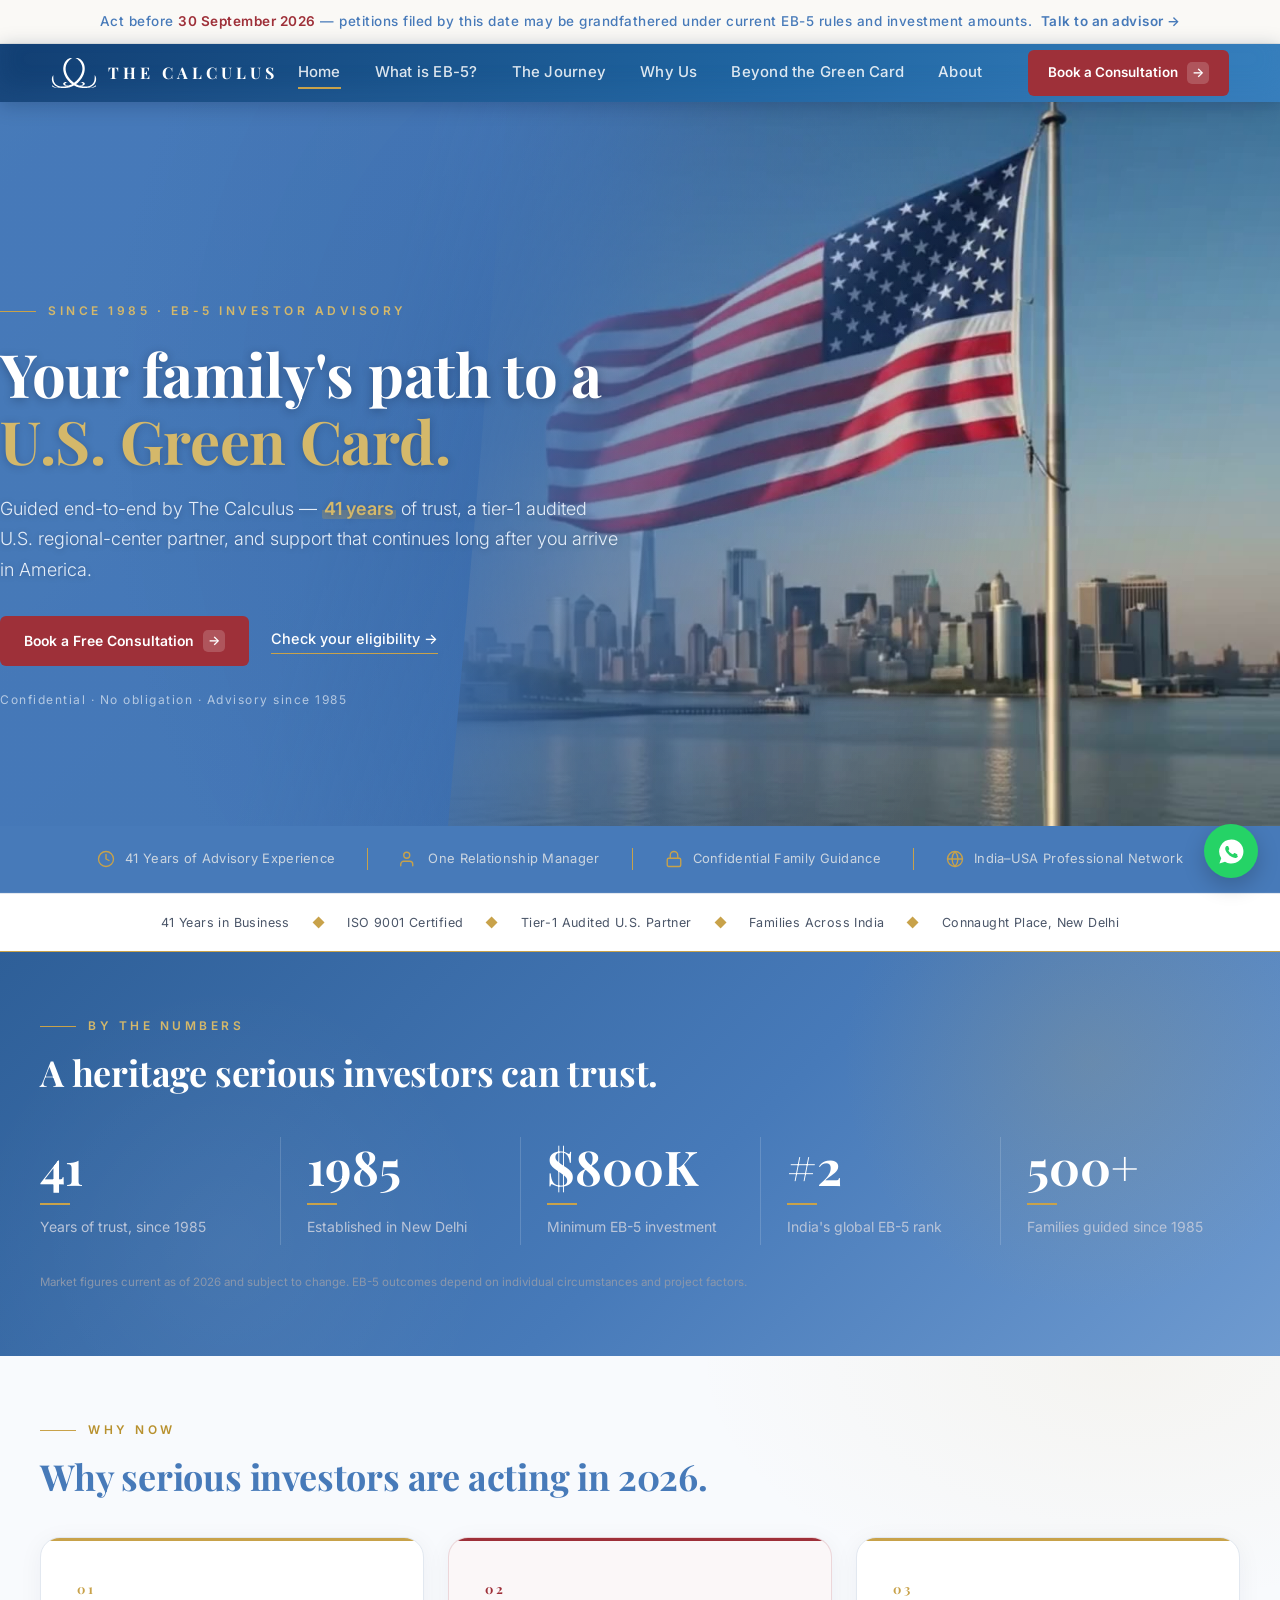
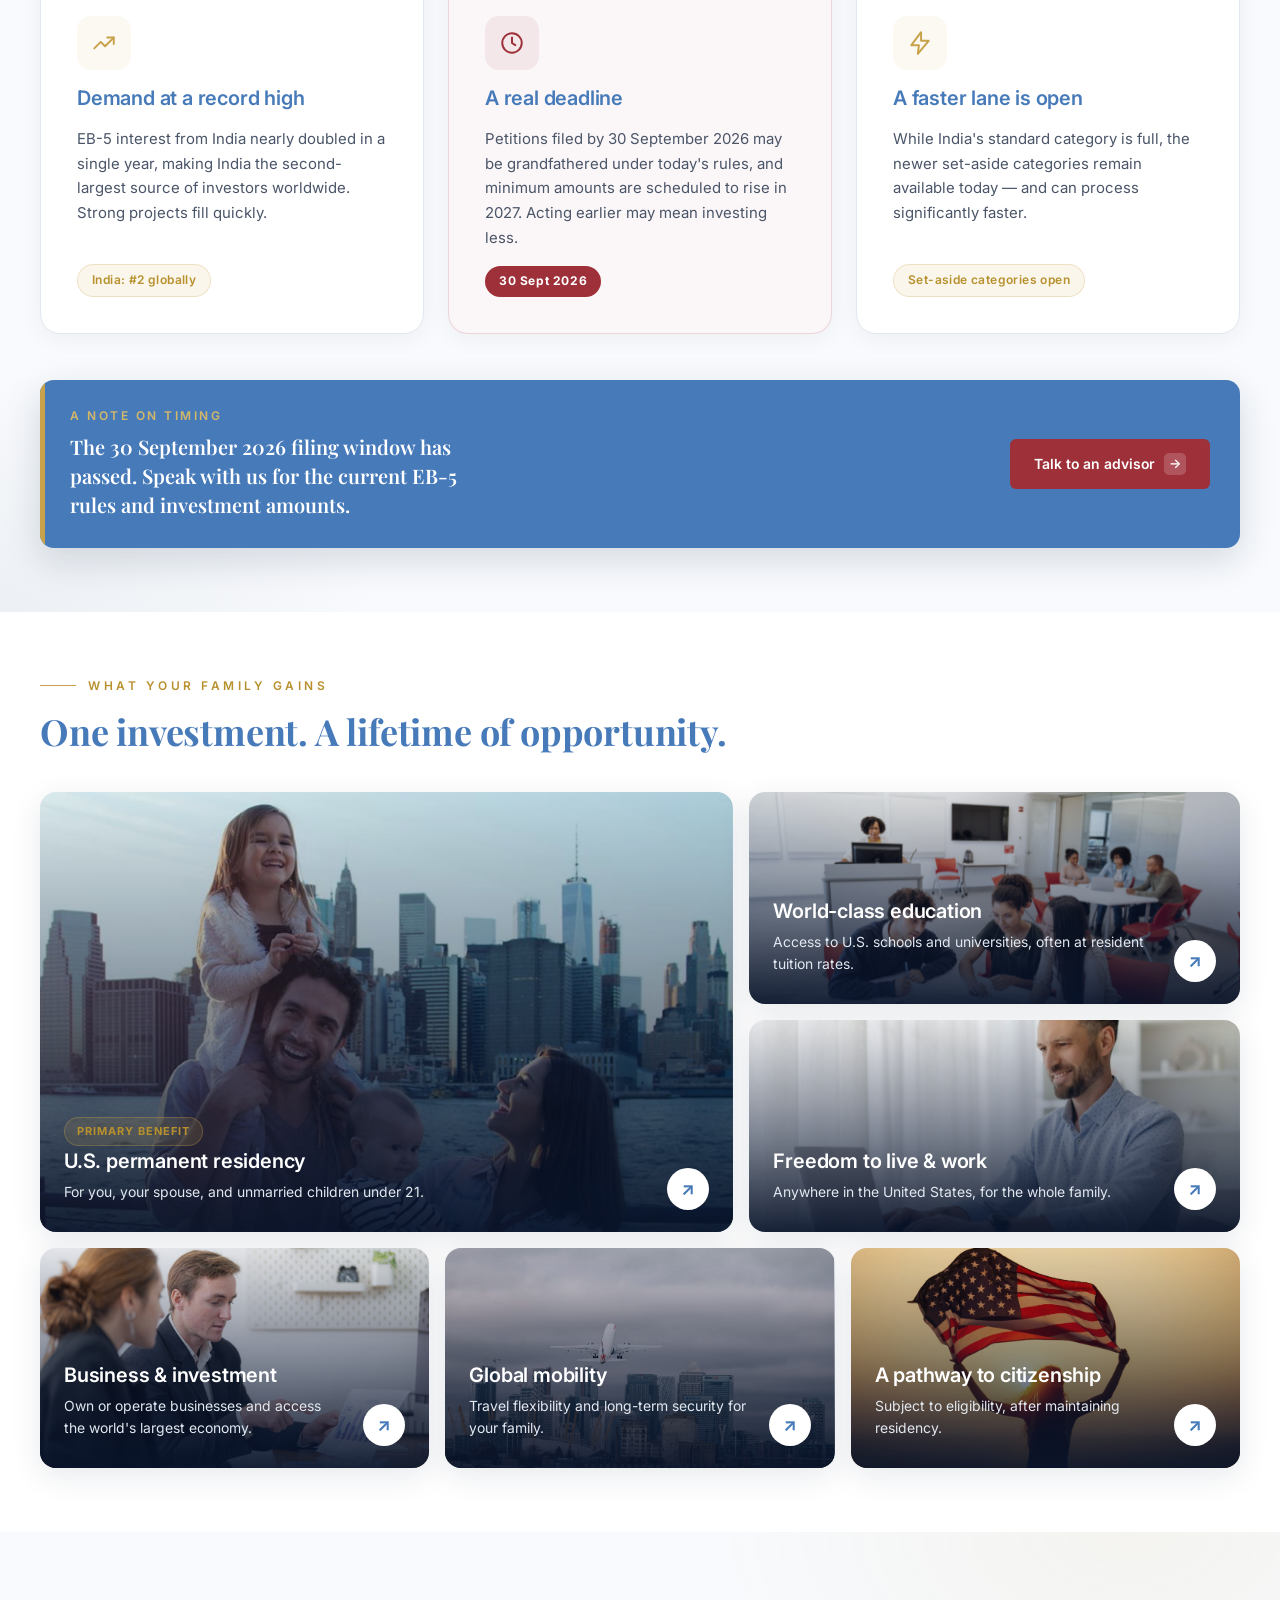
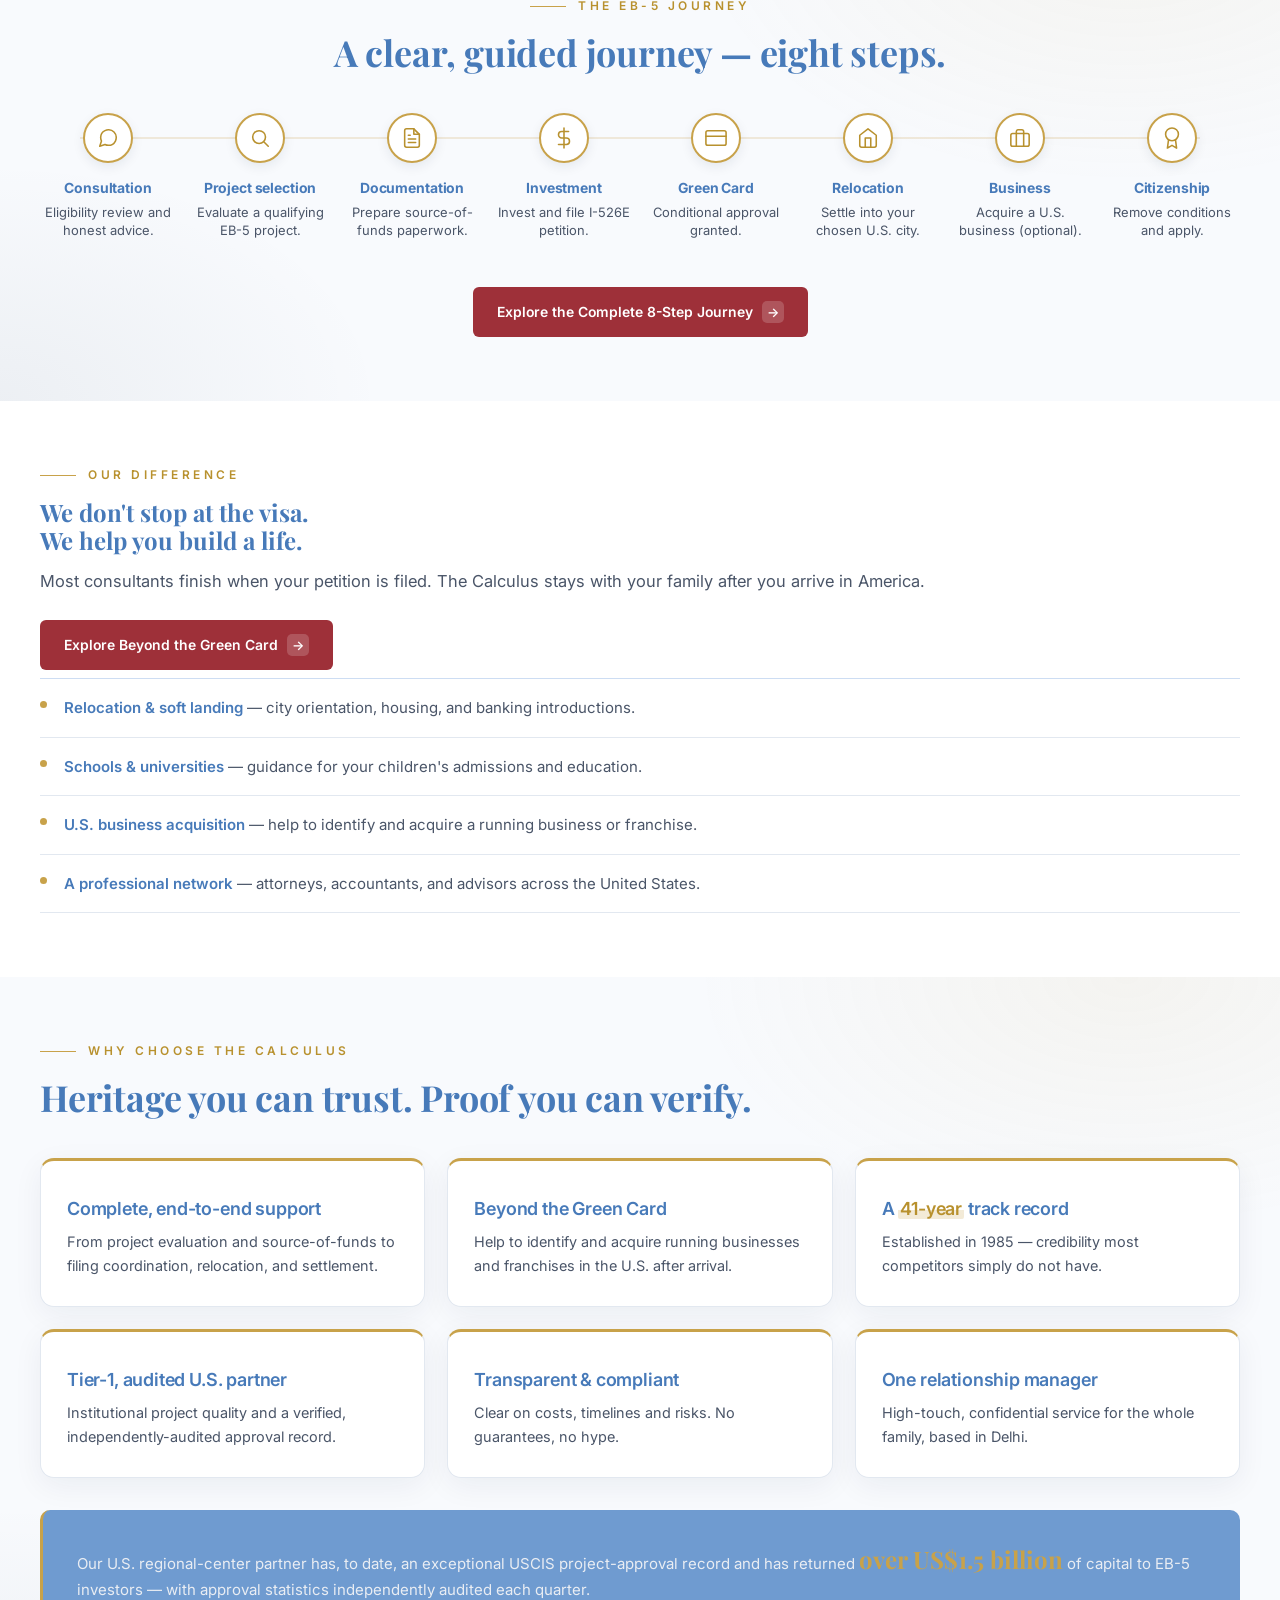
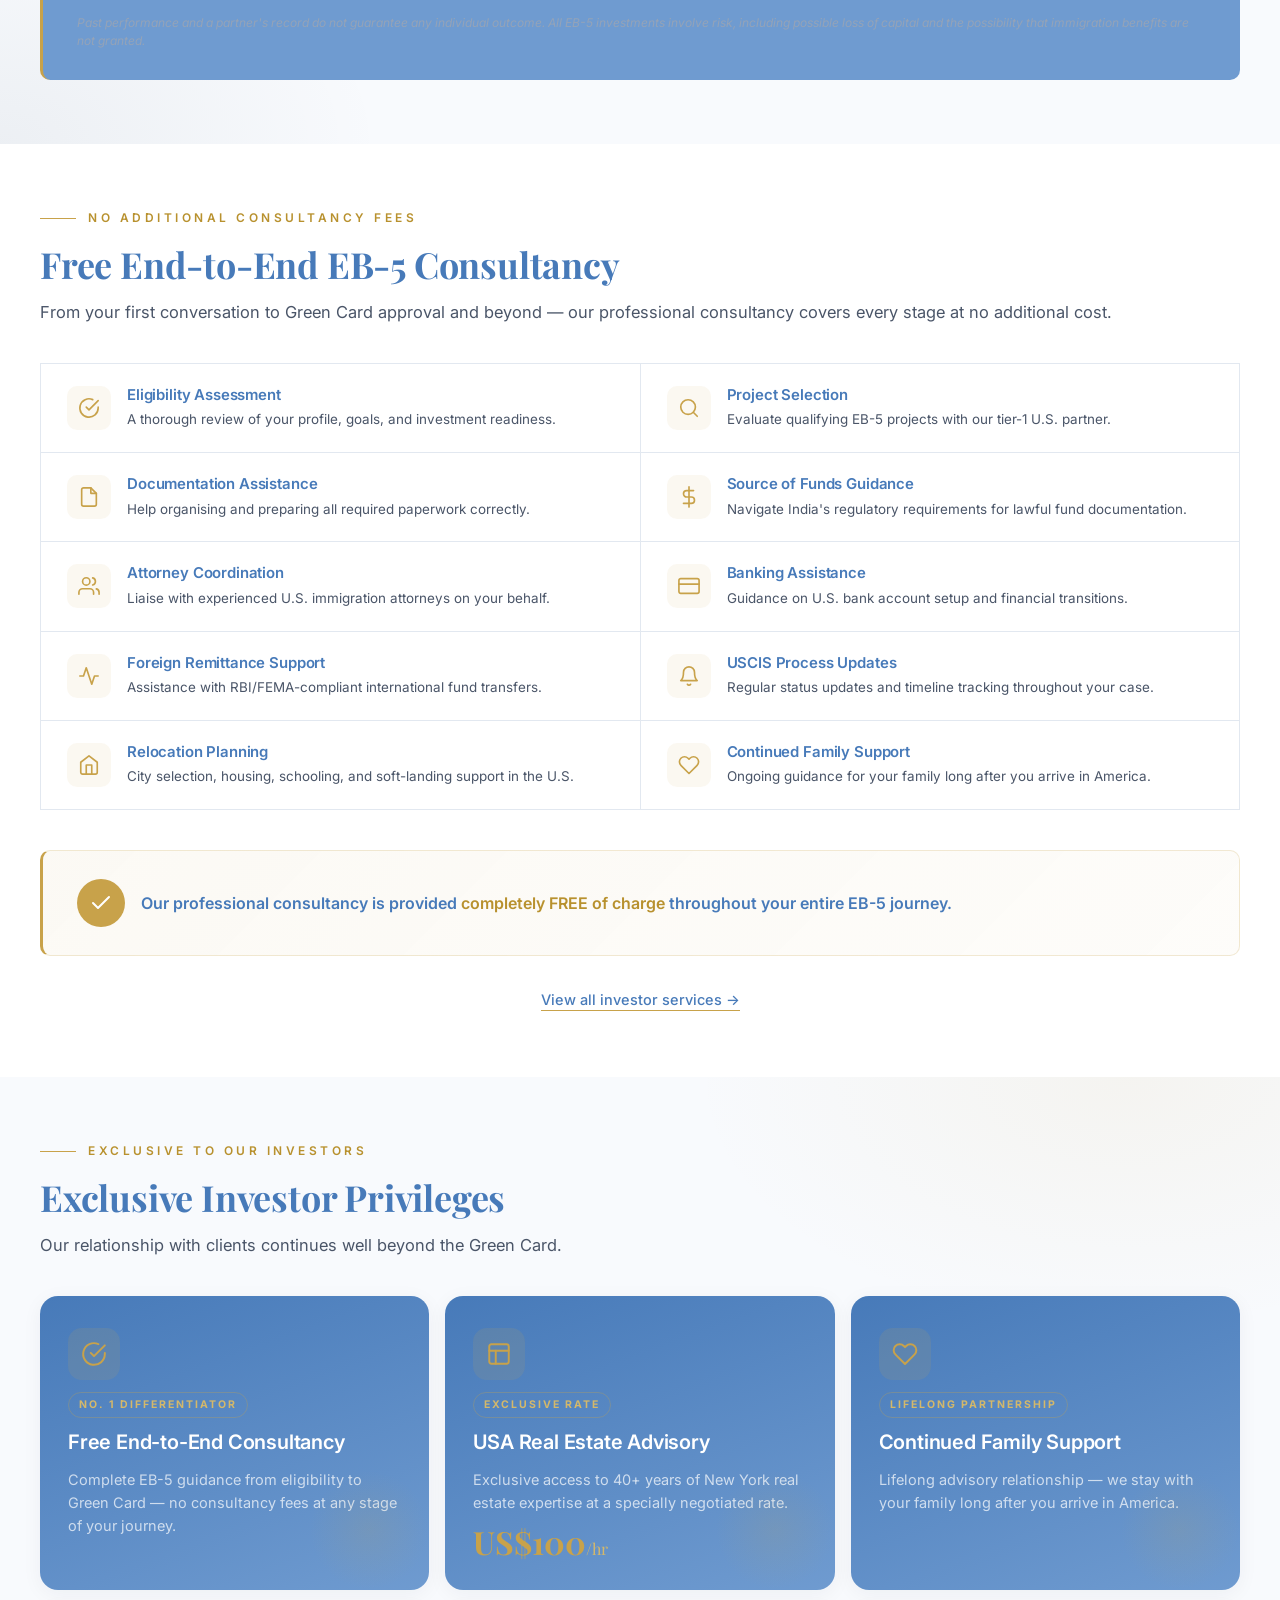
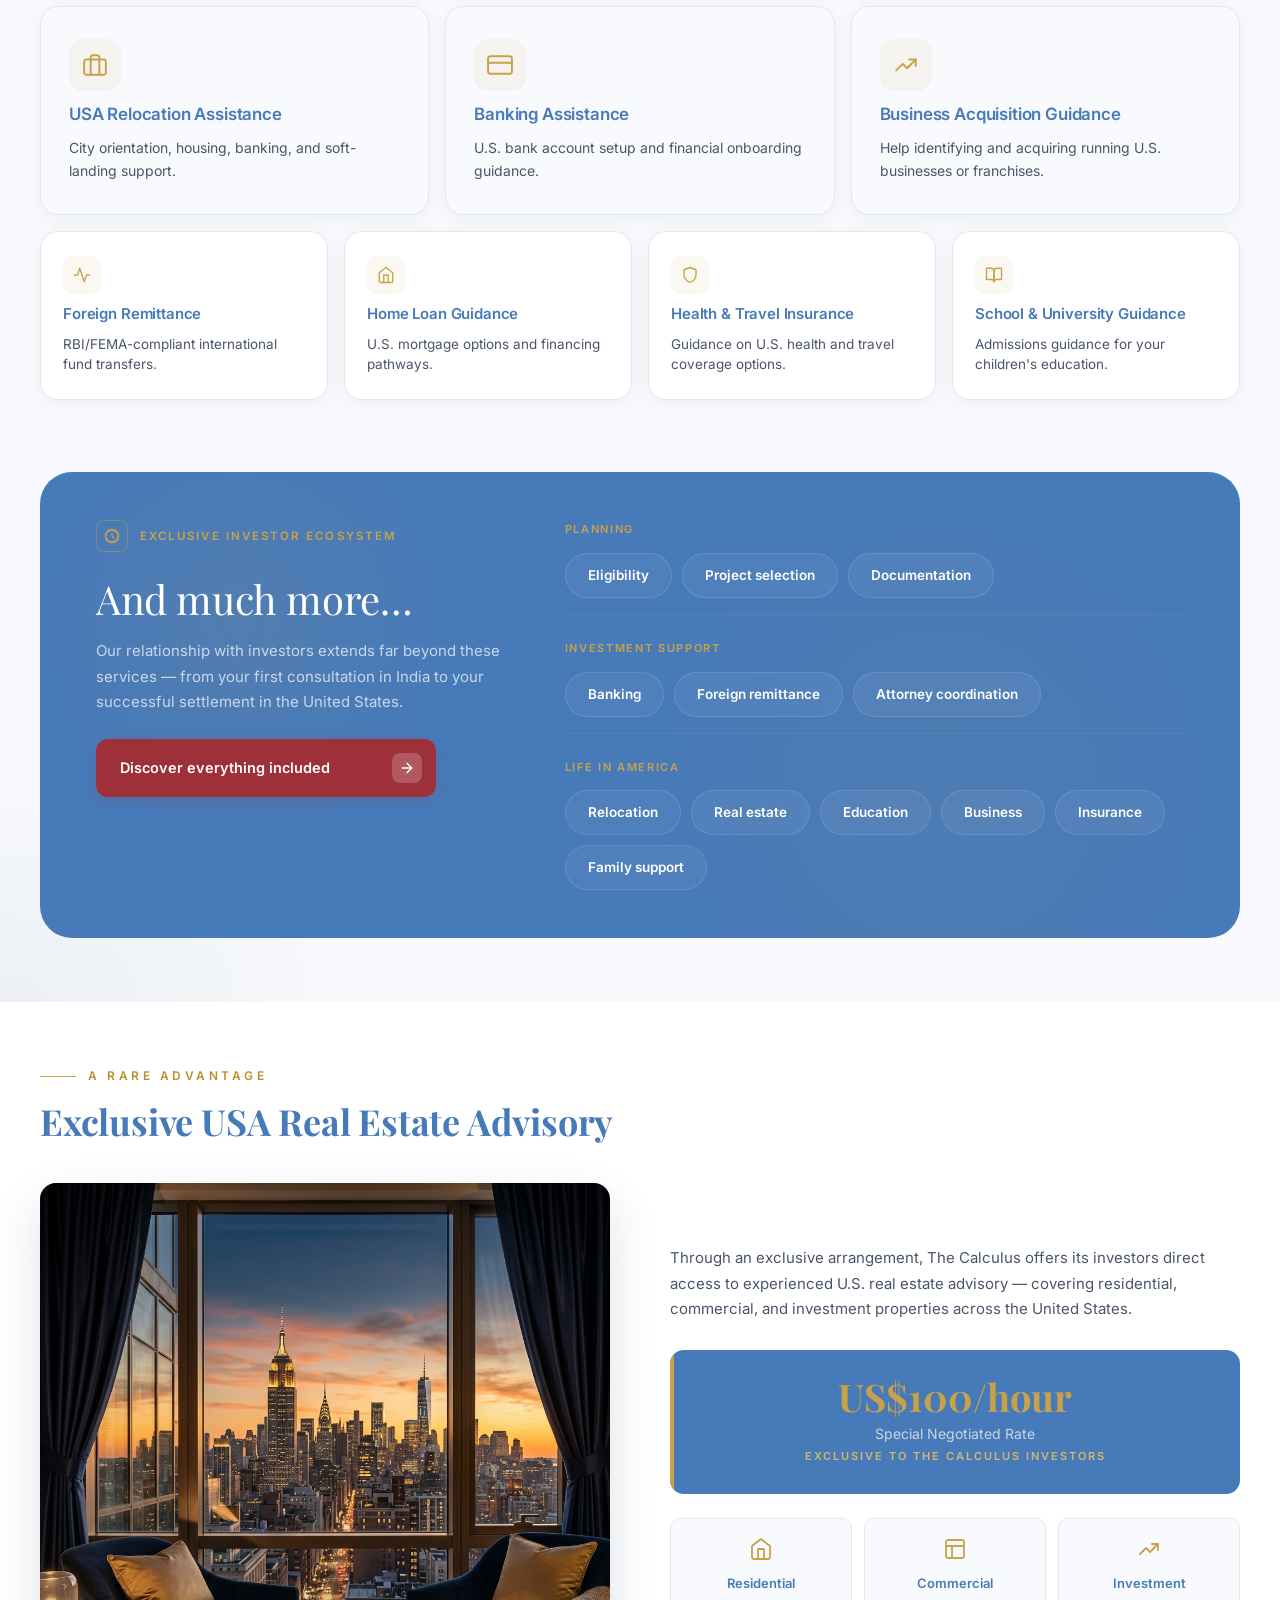
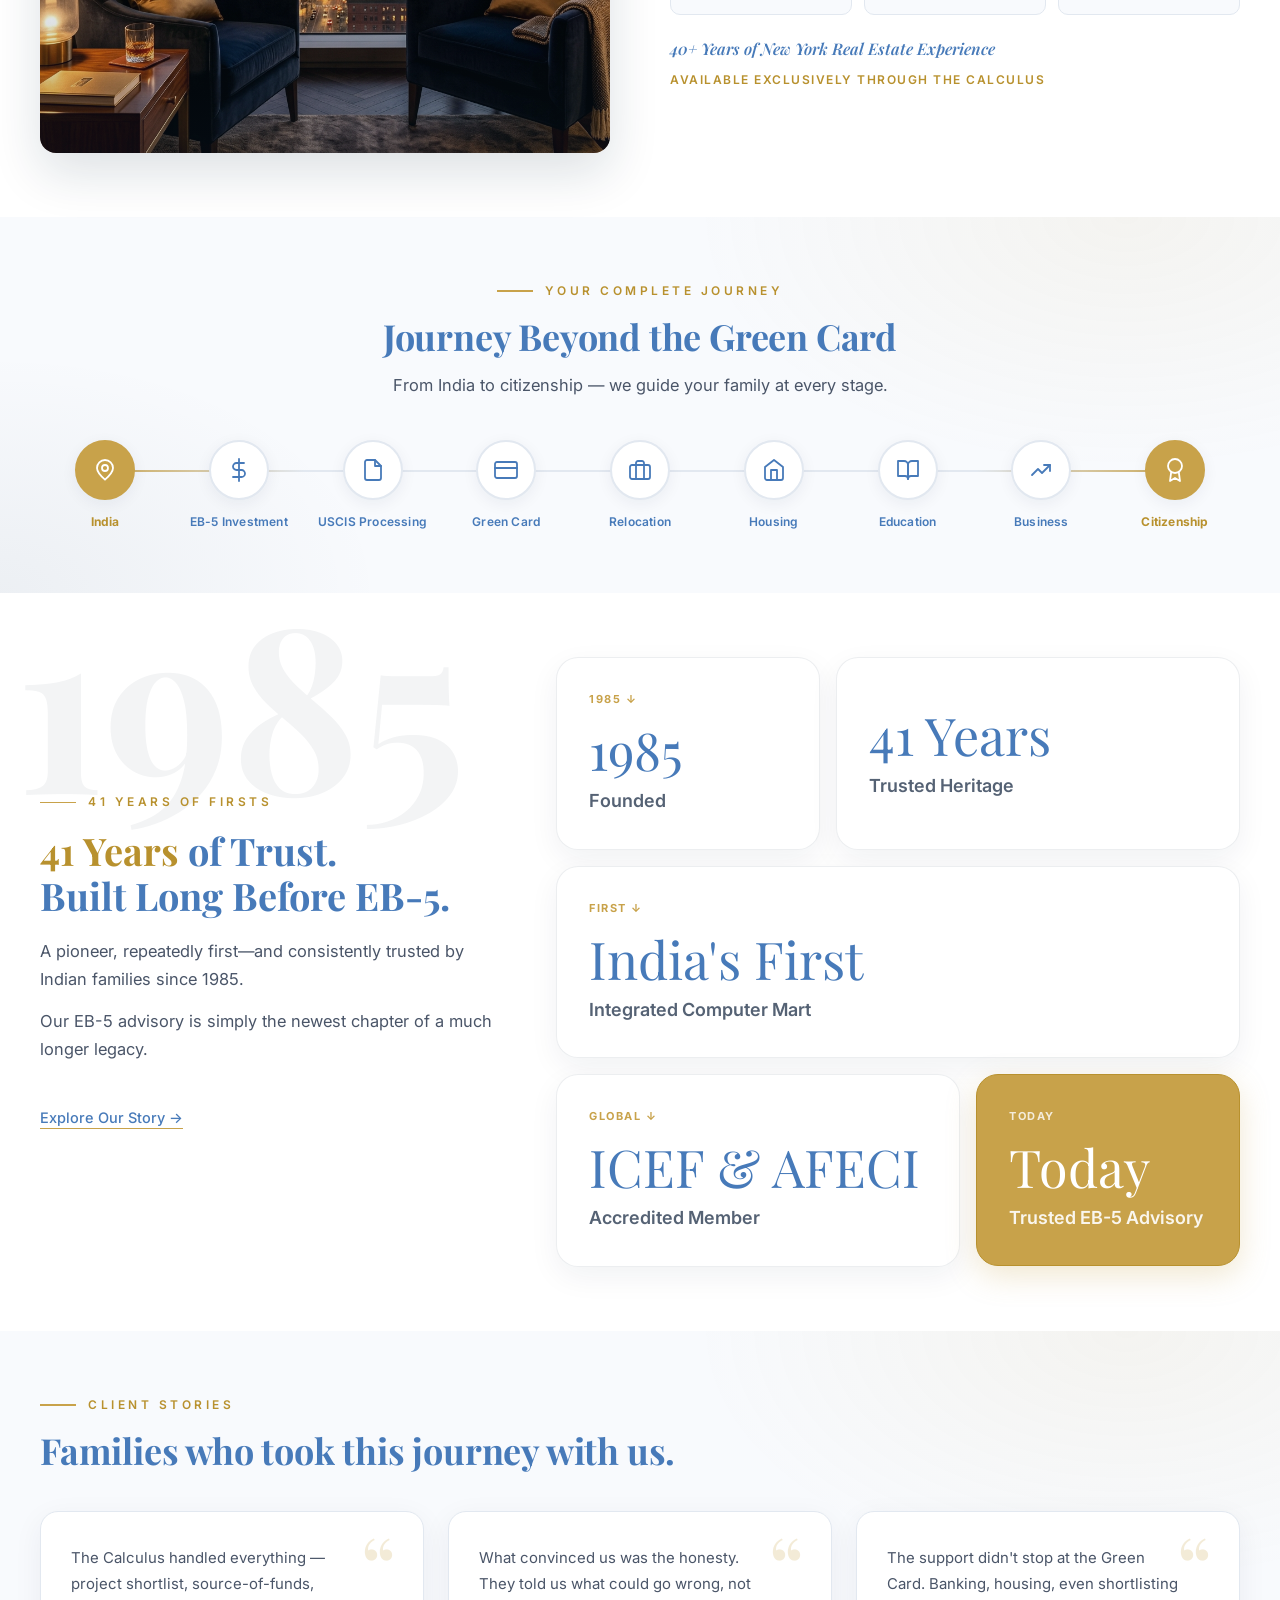
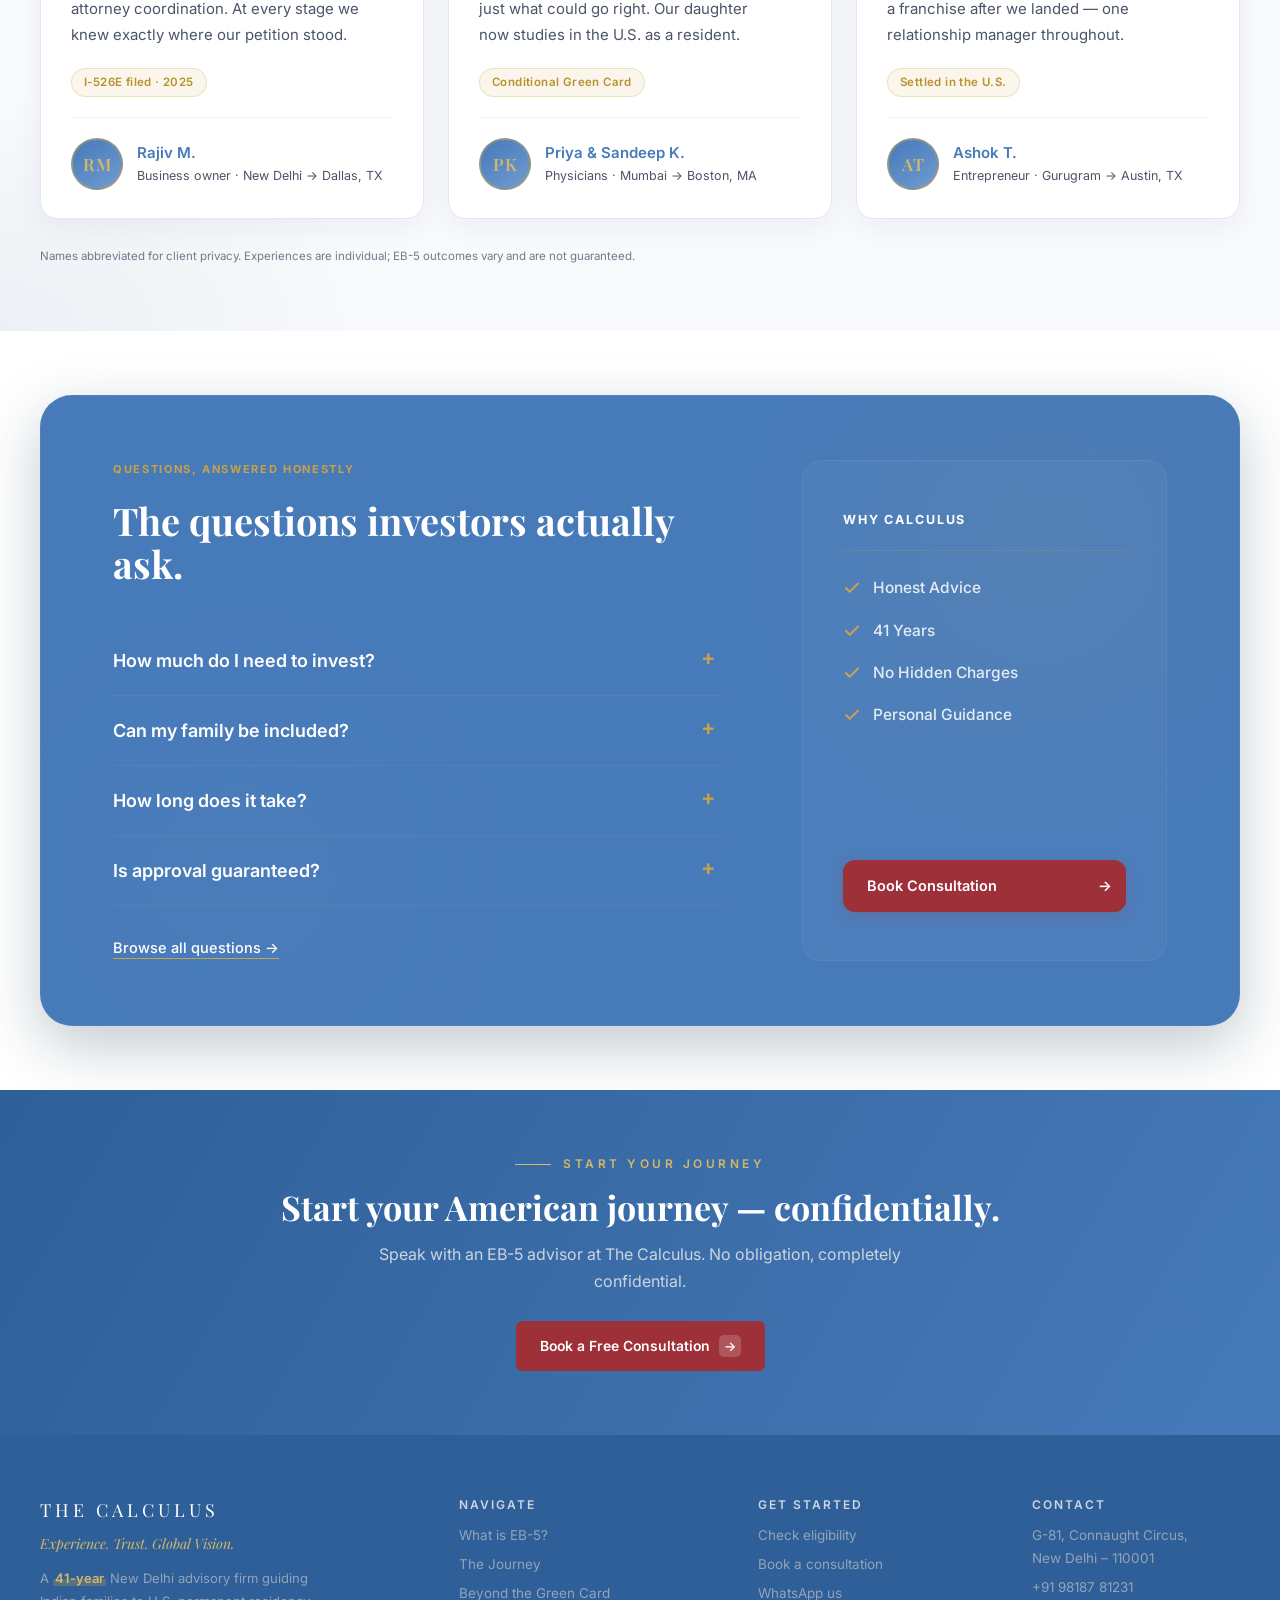
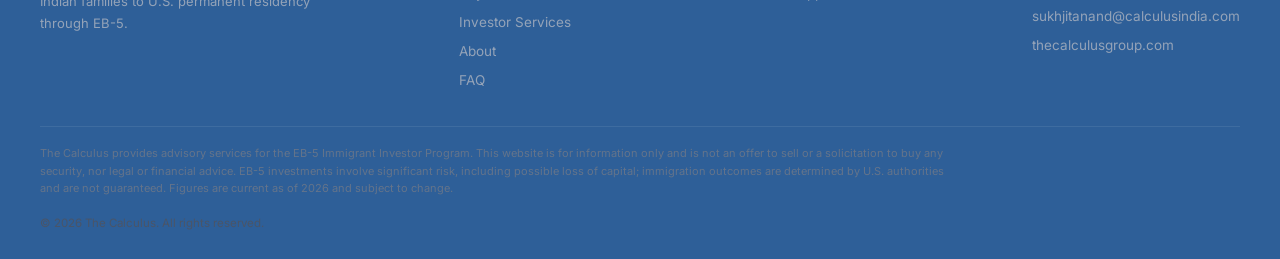
<file: index.html>
<!doctype html>
<html lang="en">
  <head>
    <meta charset="UTF-8" />
    <meta name="viewport" content="width=device-width, initial-scale=1.0" />
    <title>
      EB-5 Visa &amp; U.S. Green Card for Indian Investors | The Calculus (Since
      1985)
    </title>
    <meta
      name="description"
      content="Secure a U.S. Green Card through the EB-5 Investor Program. The Calculus guides Indian families end-to-end — project selection, source of funds, relocation, and U.S. business acquisition. Book a confidential consultation."
    />
    <link rel="canonical" href="https://thecalculusgroup.com/" />
    <link rel="icon" type="image/svg+xml" href="assets/logo-gold.svg" />
    <meta name="theme-color" content="#477AB9" />
    <meta property="og:type" content="website" />
    <meta property="og:site_name" content="The Calculus" />
    <meta
      property="og:title"
      content="EB-5 Visa &amp; U.S. Green Card for Indian Investors | The Calculus"
    />
    <meta
      property="og:description"
      content="Secure a U.S. Green Card through the EB-5 Investor Program. 41 years of trust, end-to-end guidance for Indian families — from project selection to life in America."
    />
    <meta property="og:url" content="https://thecalculusgroup.com/" />
    <meta
      property="og:image"
      content="https://thecalculusgroup.com/assets/hero1.jpg"
    />
    <meta name="twitter:card" content="summary_large_image" />
    <link
      rel="preload"
      as="image"
      href="assets/hero1.jpg"
      fetchpriority="high"
    />
    <link rel="preconnect" href="https://fonts.googleapis.com" />
    <link rel="preconnect" href="https://fonts.gstatic.com" crossorigin />
    <link
      href="https://fonts.googleapis.com/css2?family=Inter:wght@300;400;500;600;700&family=Playfair+Display:wght@400;500;600;700&display=swap"
      rel="stylesheet"
    />
    <link rel="stylesheet" href="styles.css" />
    <link rel="stylesheet" href="home.css" />
    <script type="application/ld+json">
      {
        "@context": "https://schema.org",
        "@type": "ProfessionalService",
        "name": "The Calculus",
        "alternateName": "The Calculus Group",
        "url": "https://thecalculusgroup.com/",
        "logo": "https://thecalculusgroup.com/assets/logo-gold.svg",
        "image": "https://thecalculusgroup.com/assets/hero1.jpg",
        "description": "EB-5 investor advisory firm in New Delhi guiding Indian families to U.S. permanent residency since 1985.",
        "foundingDate": "1985",
        "telephone": "+91 98187 81231",
        "email": "sukhjitanand@calculusindia.com",
        "address": {
          "@type": "PostalAddress",
          "streetAddress": "G-81, Second Floor, Middle Circle, Connaught Circus",
          "addressLocality": "New Delhi",
          "postalCode": "110001",
          "addressCountry": "IN"
        },
        "areaServed": { "@type": "Country", "name": "India" }
      }
    </script>
    <script>
      document.documentElement.classList.add("js");
      addEventListener("load", function () {
        setTimeout(function () {
          if (!window.__ok) {
            document.querySelectorAll(".reveal").forEach(function (e) {
              e.classList.add("in");
            });
          }
        }, 700);
      });
    </script>
  </head>
  <body>
    <div class="topbar solid" id="topbar">
      <div class="urgency">
        Act before <b>30 September 2026</b> — petitions filed by this date may
        be grandfathered under current EB-5 rules and investment amounts.
        <a href="contact.html">Talk to an advisor →</a>
      </div>

      <header id="hdr">
        <div class="wrap nav">
          <a class="brand" href="index.html"
            ><img
              class="logo"
              src="assets/logo-white.svg"
              alt="The Calculus"
            /><span class="nm">THE CALCULUS</span></a
          >
          <button class="burger" id="burger" aria-label="Menu">☰</button>
          <nav class="menu" id="menu">
            <a href="index.html">Home</a
            ><a href="what-is-eb5.html">What is EB-5?</a
            ><a href="journey.html">The Journey</a
            ><a href="why-us.html">Why Us</a
            ><a href="beyond.html">Beyond the Green Card</a
            ><a href="about.html">About</a>
            <a href="contact.html" class="btn btn-gold menu-only"
              >Book a Consultation <span class="arr">→</span></a
            >
          </nav>
          <div class="nav-right">
            <a href="contact.html" class="btn btn-gold"
              >Book a Consultation <span class="arr">→</span></a
            >
          </div>
        </div>
      </header>
    </div>

    <section class="hero">
      <!-- Motion hero: flag video (autoplays muted & loops). The poster shows instantly and is
       also the fallback for reduced-motion users / browsers that can't play the file.
       To swap in a different clip (e.g. statue + city + flag), replace assets/hero-flag.mp4
       and regenerate the poster — no markup change needed. -->
      <div class="hero-media-frame">
        <video
          class="hero-video"
          autoplay
          muted
          loop
          playsinline
          preload="auto"
          poster="assets/hero-flag-poster.jpg"
        >
          <source src="assets/hero-flag.mp4" type="video/mp4" />
        </video>
      </div>
      <!-- Image slideshow temporarily removed — video is the sole hero background.
       To restore the image fallback, uncomment this block:
  <div class="hero-slides" id="heroSlides">
    <div class="hero-slide active" style="background-image:url(assets/hero1.jpg)"></div>
    <div class="hero-slide" style="background-image:url(assets/hero-liberty.jpg)"></div>
    <div class="hero-slide" style="background-image:url(assets/hero3.jpg)"></div>
  </div>
  -->
      <div class="hero-scrim"></div>
      <div class="hero-scene" style="display: none">
        <svg
          width="100%"
          height="100%"
          viewBox="0 0 1300 820"
          preserveAspectRatio="xMidYMid slice"
          xmlns="http://www.w3.org/2000/svg"
        >
          <defs>
            <radialGradient id="sun" cx="0.7" cy="0.18" r="0.5">
              <stop offset="0" stop-color="#fff6e0" stop-opacity="0.85" />
              <stop offset="1" stop-color="#fff6e0" stop-opacity="0" />
            </radialGradient>
          </defs>
          <rect width="1300" height="820" fill="url(#sun)" />
          <g fill="#aebfd0">
            <rect x="40" y="500" width="40" height="120" />
            <rect x="88" y="540" width="34" height="80" />
            <rect x="130" y="470" width="46" height="150" />
            <rect x="184" y="540" width="34" height="80" />
          </g>
          <g fill="#9aafc6">
            <rect x="980" y="510" width="40" height="110" />
            <rect x="1026" y="470" width="36" height="150" />
            <rect x="1150" y="520" width="44" height="100" />
            <rect x="1200" y="480" width="40" height="140" />
          </g>
          <g fill="#6fa48f">
            <rect x="1062" y="554" width="116" height="56" />
            <rect x="1076" y="490" width="88" height="66" />
            <polygon points="1090,490 1150,490 1138,362 1102,362" />
            <circle cx="1120" cy="344" r="15" />
            <polygon points="1106,322 1134,322 1126,298 1114,298" />
            <polygon points="1092,330 1116,314 1100,298" />
            <polygon points="1148,330 1124,314 1140,298" />
            <rect
              x="1078"
              y="390"
              width="28"
              height="40"
              transform="rotate(-18 1092 405)"
            />
            <rect
              x="1146"
              y="240"
              width="8"
              height="120"
              transform="rotate(20 1150 300)"
            />
          </g>
          <ellipse cx="1186" cy="226" rx="9" ry="14" fill="#caa24b" />
          <rect y="600" width="1300" height="60" fill="#bcd2de" />
          <g stroke="#d3e3ea" stroke-width="2" opacity="0.6">
            <line x1="0" y1="620" x2="1300" y2="620" />
            <line x1="0" y1="640" x2="1300" y2="640" />
          </g>
        </svg>
      </div>
      <div class="wrap hero-inner">
        <div class="eyebrow reveal">Since 1985 · EB-5 investor advisory</div>
        <h1 class="reveal d1">
          Your family's path to a<br /><span class="hero-green-card"
            >U.S. Green Card.</span
          >
        </h1>
        <p class="sub reveal d2">
          Guided end-to-end by The Calculus —
          <span class="yrs">41 years</span> of trust, a tier-1 audited U.S.
          regional-center partner, and support that continues long after you
          arrive in America.
        </p>
        <div class="cta-row reveal d3">
          <a class="btn btn-gold" href="contact.html"
            >Book a Free Consultation <span class="arr">→</span></a
          ><a class="tlink" href="eligibility.html">Check your eligibility →</a>
        </div>
        <div class="micro reveal d4">
          Confidential · No obligation · Advisory since 1985
        </div>
      </div>
    </section>

    <div class="micro-trust">
      <div class="wrap">
        <div class="mt-item">
          <span class="mt-ic"
            ><svg
              viewBox="0 0 24 24"
              fill="none"
              stroke="currentColor"
              stroke-width="1.8"
              stroke-linecap="round"
              stroke-linejoin="round"
            >
              <circle cx="12" cy="12" r="10" />
              <polyline points="12 6 12 12 16 14" /></svg></span
          >41 Years of Advisory Experience
        </div>
        <div class="mt-item">
          <span class="mt-ic"
            ><svg
              viewBox="0 0 24 24"
              fill="none"
              stroke="currentColor"
              stroke-width="1.8"
              stroke-linecap="round"
              stroke-linejoin="round"
            >
              <path d="M17 21v-2a4 4 0 0 0-4-4H5a4 4 0 0 0-4 4v2" />
              <circle cx="9" cy="7" r="4" /></svg></span
          >One Relationship Manager
        </div>
        <div class="mt-item">
          <span class="mt-ic"
            ><svg
              viewBox="0 0 24 24"
              fill="none"
              stroke="currentColor"
              stroke-width="1.8"
              stroke-linecap="round"
              stroke-linejoin="round"
            >
              <rect x="3" y="11" width="18" height="11" rx="2" ry="2" />
              <path d="M7 11V7a5 5 0 0 1 10 0v4" /></svg></span
          >Confidential Family Guidance
        </div>
        <div class="mt-item">
          <span class="mt-ic"
            ><svg
              viewBox="0 0 24 24"
              fill="none"
              stroke="currentColor"
              stroke-width="1.8"
              stroke-linecap="round"
              stroke-linejoin="round"
            >
              <circle cx="12" cy="12" r="10" />
              <line x1="2" y1="12" x2="22" y2="12" />
              <path
                d="M12 2a15.3 15.3 0 0 1 4 10 15.3 15.3 0 0 1-4 10 15.3 15.3 0 0 1-4-10 15.3 15.3 0 0 1 4-10z"
              /></svg></span
          >India–USA Professional Network
        </div>
      </div>
    </div>

    <div class="trustbar">
      <div class="wrap">
        <span>41 Years in Business</span><span class="dot">◆</span
        ><span>ISO 9001 Certified</span><span class="dot">◆</span
        ><span>Tier-1 Audited U.S. Partner</span><span class="dot">◆</span
        ><span>Families Across India</span><span class="dot">◆</span
        ><span>Connaught Place, New Delhi</span>
      </div>
    </div>

    <section class="stats">
      <div class="wrap">
        <div class="eyebrow reveal">By the numbers</div>
        <div class="sec-head reveal d1">
          <h2>A heritage serious investors can trust.</h2>
        </div>
        <div class="row" data-stats>
          <div class="stat reveal">
            <div class="num" data-target="41">41</div>
            <div class="ul"></div>
            <div class="lab">Years of trust, since 1985</div>
          </div>
          <div class="stat reveal d1">
            <div class="num">1985</div>
            <div class="ul"></div>
            <div class="lab">Established in New Delhi</div>
          </div>
          <div class="stat reveal d2">
            <div class="num" data-target="800" data-prefix="$" data-suffix="K">
              $800K
            </div>
            <div class="ul"></div>
            <div class="lab">Minimum EB-5 investment</div>
          </div>
          <div class="stat reveal d3">
            <div class="num" data-target="2" data-prefix="#">#2</div>
            <div class="ul"></div>
            <div class="lab">India's global EB-5 rank</div>
          </div>
          <!-- ⚠ CONFIRM this figure with the firm before go-live (feedback #10) -->
          <div class="stat reveal d4">
            <div class="num" data-target="500" data-suffix="+">500+</div>
            <div class="ul"></div>
            <div class="lab">Families guided since 1985</div>
          </div>
        </div>
        <div class="note reveal">
          Market figures current as of 2026 and subject to change. EB-5 outcomes
          depend on individual circumstances and project factors.
        </div>
      </div>
    </section>

    <section class="ivory">
      <div class="wrap">
        <div class="eyebrow reveal">Why now</div>
        <div class="sec-head reveal d1">
          <h2>Why serious investors are acting in 2026.</h2>
        </div>
        <div class="why-now-grid">
          <div class="wn-card wn-hero reveal">
            <div class="wn-num">01</div>
            <div class="wn-ic">
              <svg
                viewBox="0 0 24 24"
                fill="none"
                stroke="currentColor"
                stroke-width="1.8"
                stroke-linecap="round"
                stroke-linejoin="round"
              >
                <polyline points="3 17 9 11 13 15 21 7" />
                <polyline points="15 7 21 7 21 13" />
              </svg>
            </div>
            <h3>Demand at a record high</h3>
            <p>
              EB-5 interest from India nearly doubled in a single year, making
              India the second-largest source of investors worldwide. Strong
              projects fill quickly.
            </p>
            <div class="wn-badge">India: #2 globally</div>
          </div>
          <div class="wn-card wn-urgency reveal d1">
            <div class="wn-num">02</div>
            <div class="wn-ic">
              <svg
                viewBox="0 0 24 24"
                fill="none"
                stroke="currentColor"
                stroke-width="1.8"
                stroke-linecap="round"
                stroke-linejoin="round"
              >
                <circle cx="12" cy="12" r="9" />
                <polyline points="12 7 12 12 15 14" />
              </svg>
            </div>
            <h3>A real deadline</h3>
            <p>
              Petitions filed by 30 September 2026 may be grandfathered under
              today's rules, and minimum amounts are scheduled to rise in 2027.
              Acting earlier may mean investing less.
            </p>
            <div class="wn-deadline">30 Sept 2026</div>
          </div>
          <div class="wn-card wn-lane reveal d2">
            <div class="wn-num">03</div>
            <div class="wn-ic">
              <svg
                viewBox="0 0 24 24"
                fill="none"
                stroke="currentColor"
                stroke-width="1.8"
                stroke-linecap="round"
                stroke-linejoin="round"
              >
                <polygon points="13 2 4 14 11 14 10 22 20 10 13 10 13 2" />
              </svg>
            </div>
            <h3>A faster lane is open</h3>
            <p>
              While India's standard category is full, the newer set-aside
              categories remain available today — and can process significantly
              faster.
            </p>
            <div class="wn-badge">Set-aside categories open</div>
          </div>
        </div>
        <div class="countdown reveal" data-deadline="2026-09-30T23:59:59">
          <div class="cd-text">
            <span class="cd-eye">The window is closing</span
            ><b
              >File before 30 September 2026 to lock in today&rsquo;s rules
              &amp; investment amounts.</b
            >
          </div>
          <div class="cd-clock">
            <div class="cd-u">
              <span class="cd-n" id="cdD">00</span
              ><span class="cd-l">Days</span>
            </div>
            <div class="cd-u">
              <span class="cd-n" id="cdH">00</span
              ><span class="cd-l">Hours</span>
            </div>
            <div class="cd-u">
              <span class="cd-n" id="cdM">00</span
              ><span class="cd-l">Minutes</span>
            </div>
            <div class="cd-u">
              <span class="cd-n" id="cdS">00</span
              ><span class="cd-l">Seconds</span>
            </div>
          </div>
        </div>
      </div>
    </section>

    <section>
      <div class="wrap">
        <div class="eyebrow reveal">What your family gains</div>
        <div class="sec-head reveal d1">
          <h2>One investment. A lifetime of opportunity.</h2>
        </div>
        <div class="gains-bento">
          <!-- Hero card: U.S. Permanent Residency -->
          <a class="gaincard gc-hero reveal" href="beyond.html">
            <div
              class="gc-img"
              style="background-image: url(assets/residency.jpg)"
            ></div>
            <div class="gc-body">
              <div class="gc-tag">Primary Benefit</div>
              <h4>U.S. permanent residency</h4>
              <p>For you, your spouse, and unmarried children under 21.</p>
            </div>
            <span class="gc-arr" aria-hidden="true">↗</span>
          </a>
          <!-- Secondary cards -->
          <a class="gaincard gc-secondary reveal d1" href="beyond.html">
            <div
              class="gc-img"
              style="background-image: url(assets/education.jpg)"
            ></div>
            <div class="gc-body">
              <h4>World-class education</h4>
              <p>
                Access to U.S. schools and universities, often at resident
                tuition rates.
              </p>
            </div>
            <span class="gc-arr" aria-hidden="true">↗</span>
          </a>
          <a class="gaincard gc-secondary reveal d2" href="beyond.html">
            <div
              class="gc-img"
              style="background-image: url(assets/work.jpg)"
            ></div>
            <div class="gc-body">
              <h4>Freedom to live &amp; work</h4>
              <p>Anywhere in the United States, for the whole family.</p>
            </div>
            <span class="gc-arr" aria-hidden="true">↗</span>
          </a>
          <!-- Supporting cards -->
          <a class="gaincard gc-support reveal" href="beyond.html">
            <div
              class="gc-img"
              style="background-image: url(assets/investment.jpg)"
            ></div>
            <div class="gc-body">
              <h4>Business &amp; investment</h4>
              <p>
                Own or operate businesses and access the world's largest
                economy.
              </p>
            </div>
            <span class="gc-arr" aria-hidden="true">↗</span>
          </a>
          <a class="gaincard gc-support reveal d1" href="beyond.html">
            <div
              class="gc-img"
              style="background-image: url(assets/mobility.jpg)"
            ></div>
            <div class="gc-body">
              <h4>Global mobility</h4>
              <p>Travel flexibility and long-term security for your family.</p>
            </div>
            <span class="gc-arr" aria-hidden="true">↗</span>
          </a>
          <a class="gaincard gc-support reveal d2" href="beyond.html">
            <div
              class="gc-img"
              style="background-image: url(assets/citizenship.jpg)"
            ></div>
            <div class="gc-body">
              <h4>A pathway to citizenship</h4>
              <p>Subject to eligibility, after maintaining residency.</p>
            </div>
            <span class="gc-arr" aria-hidden="true">↗</span>
          </a>
        </div>
      </div>
    </section>

    <section class="ivory">
      <div class="wrap">
        <div class="eyebrow reveal" style="justify-content: center">
          The EB-5 journey
        </div>
        <div
          class="sec-head reveal d1"
          style="text-align: center; max-width: none"
        >
          <h2>A clear, guided journey — eight steps.</h2>
        </div>

        <div class="journey-preview">
          <div class="jp-line"></div>
          <div class="jp-step reveal">
            <div class="jp-ic">
              <svg
                viewBox="0 0 24 24"
                fill="none"
                stroke="currentColor"
                stroke-width="1.7"
                stroke-linecap="round"
                stroke-linejoin="round"
              >
                <path
                  d="M21 11.5a8.38 8.38 0 0 1-.9 3.8 8.5 8.5 0 0 1-7.6 4.7 8.38 8.38 0 0 1-3.8-.9L3 21l1.9-5.7a8.38 8.38 0 0 1-.9-3.8 8.5 8.5 0 0 1 4.7-7.6 8.38 8.38 0 0 1 3.8-.9h.5a8.48 8.48 0 0 1 8 8v.5z"
                />
              </svg>
            </div>
            <h4>Consultation</h4>
            <p>Eligibility review and honest advice.</p>
          </div>
          <div class="jp-step reveal d1">
            <div class="jp-ic">
              <svg
                viewBox="0 0 24 24"
                fill="none"
                stroke="currentColor"
                stroke-width="1.7"
                stroke-linecap="round"
                stroke-linejoin="round"
              >
                <circle cx="11" cy="11" r="7" />
                <line x1="21" y1="21" x2="16.65" y2="16.65" />
              </svg>
            </div>
            <h4>Project selection</h4>
            <p>Evaluate a qualifying EB-5 project.</p>
          </div>
          <div class="jp-step reveal d2">
            <div class="jp-ic">
              <svg
                viewBox="0 0 24 24"
                fill="none"
                stroke="currentColor"
                stroke-width="1.7"
                stroke-linecap="round"
                stroke-linejoin="round"
              >
                <path
                  d="M14 2H6a2 2 0 0 0-2 2v16a2 2 0 0 0 2 2h12a2 2 0 0 0 2-2V8z"
                />
                <polyline points="14 2 14 8 20 8" />
                <line x1="16" y1="13" x2="8" y2="13" />
                <line x1="16" y1="17" x2="8" y2="17" />
                <line x1="10" y1="9" x2="8" y2="9" />
              </svg>
            </div>
            <h4>Documentation</h4>
            <p>Prepare source-of-funds paperwork.</p>
          </div>
          <div class="jp-step reveal d3">
            <div class="jp-ic">
              <svg
                viewBox="0 0 24 24"
                fill="none"
                stroke="currentColor"
                stroke-width="1.7"
                stroke-linecap="round"
                stroke-linejoin="round"
              >
                <line x1="12" y1="1" x2="12" y2="23" />
                <path d="M17 5H9.5a3.5 3.5 0 0 0 0 7h5a3.5 3.5 0 0 1 0 7H6" />
              </svg>
            </div>
            <h4>Investment</h4>
            <p>Invest and file I-526E petition.</p>
          </div>
          <div class="jp-step reveal">
            <div class="jp-ic">
              <svg
                viewBox="0 0 24 24"
                fill="none"
                stroke="currentColor"
                stroke-width="1.7"
                stroke-linecap="round"
                stroke-linejoin="round"
              >
                <rect x="1" y="4" width="22" height="16" rx="2" ry="2" />
                <line x1="1" y1="10" x2="23" y2="10" />
              </svg>
            </div>
            <h4>Green Card</h4>
            <p>Conditional approval granted.</p>
          </div>
          <div class="jp-step reveal d1">
            <div class="jp-ic">
              <svg
                viewBox="0 0 24 24"
                fill="none"
                stroke="currentColor"
                stroke-width="1.7"
                stroke-linecap="round"
                stroke-linejoin="round"
              >
                <path d="M3 9l9-7 9 7v11a2 2 0 0 1-2 2H5a2 2 0 0 1-2-2z" />
                <polyline points="9 22 9 12 15 12 15 22" />
              </svg>
            </div>
            <h4>Relocation</h4>
            <p>Settle into your chosen U.S. city.</p>
          </div>
          <div class="jp-step reveal d2">
            <div class="jp-ic">
              <svg
                viewBox="0 0 24 24"
                fill="none"
                stroke="currentColor"
                stroke-width="1.7"
                stroke-linecap="round"
                stroke-linejoin="round"
              >
                <rect x="2" y="7" width="20" height="14" rx="2" ry="2" />
                <path d="M16 21V5a2 2 0 0 0-2-2h-4a2 2 0 0 0-2 2v16" />
              </svg>
            </div>
            <h4>Business</h4>
            <p>Acquire a U.S. business (optional).</p>
          </div>
          <div class="jp-step reveal d3">
            <div class="jp-ic">
              <svg
                viewBox="0 0 24 24"
                fill="none"
                stroke="currentColor"
                stroke-width="1.7"
                stroke-linecap="round"
                stroke-linejoin="round"
              >
                <circle cx="12" cy="8" r="7" />
                <polyline points="8.21 13.89 7 23 12 20 17 23 15.79 13.88" />
              </svg>
            </div>
            <h4>Citizenship</h4>
            <p>Remove conditions and apply.</p>
          </div>
        </div>

        <div style="margin-top: 48px; text-align: center" class="reveal">
          <a class="btn btn-gold" href="journey.html"
            >Explore the Complete 8-Step Journey <span class="arr">→</span></a
          >
        </div>
      </div>
    </section>

    <section class="diff-sec">
      <div class="wrap">
        <div class="beyond grid">
          <div class="reveal">
            <div class="eyebrow">Our difference</div>
            <h2 style="margin-top: 12px">
              We don't stop at the visa.<br />We help you build a life.
            </h2>
            <p class="lead">
              Most consultants finish when your petition is filed. The Calculus
              stays with your family after you arrive in America.
            </p>
            <a class="btn btn-gold" style="margin-top: 24px" href="beyond.html"
              >Explore Beyond the Green Card <span class="arr">→</span></a
            >
          </div>
          <ul class="stagger" style="border-top: 1px solid #cdddf3">
            <li class="reveal">
              <b>Relocation &amp; soft landing</b> — city orientation, housing,
              and banking introductions.
            </li>
            <li class="reveal">
              <b>Schools &amp; universities</b> — guidance for your children's
              admissions and education.
            </li>
            <li class="reveal">
              <b>U.S. business acquisition</b> — help to identify and acquire a
              running business or franchise.
            </li>
            <li class="reveal">
              <b>A professional network</b> — attorneys, accountants, and
              advisors across the United States.
            </li>
          </ul>
        </div>
      </div>
    </section>

    <section class="ivory">
      <div class="wrap">
        <div class="eyebrow reveal">Why choose The Calculus</div>
        <div class="sec-head reveal d1">
          <h2>Heritage you can trust. Proof you can verify.</h2>
        </div>
        <div class="grid-3">
          <div class="card reveal">
            <h3>Complete, end-to-end support</h3>
            <p>
              From project evaluation and source-of-funds to filing
              coordination, relocation, and settlement.
            </p>
          </div>
          <div class="card reveal d1">
            <h3>Beyond the Green Card</h3>
            <p>
              Help to identify and acquire running businesses and franchises in
              the U.S. after arrival.
            </p>
          </div>
          <div class="card reveal d2">
            <h3>A <span class="yrs">41-year</span> track record</h3>
            <p>
              Established in 1985 — credibility most competitors simply do not
              have.
            </p>
          </div>
          <div class="card reveal">
            <h3>Tier-1, audited U.S. partner</h3>
            <p>
              Institutional project quality and a verified,
              independently-audited approval record.
            </p>
          </div>
          <div class="card reveal d1">
            <h3>Transparent &amp; compliant</h3>
            <p>Clear on costs, timelines and risks. No guarantees, no hype.</p>
          </div>
          <div class="card reveal d2">
            <h3>One relationship manager</h3>
            <p>
              High-touch, confidential service for the whole family, based in
              Delhi.
            </p>
          </div>
        </div>
        <div class="proof reveal">
          <div style="font-size: 15px; color: #e9edf3; line-height: 1.6">
            Our U.S. regional-center partner has, to date, an exceptional USCIS
            project-approval record and has returned
            <span class="big">over US$1.5 billion</span> of capital to EB-5
            investors — with approval statistics independently audited each
            quarter.
          </div>
          <div class="rk">
            Past performance and a partner's record do not guarantee any
            individual outcome. All EB-5 investments involve risk, including
            possible loss of capital and the possibility that immigration
            benefits are not granted.
          </div>
        </div>
      </div>
    </section>

    <!-- ===== SECTION: Free End-to-End Consultancy ===== -->
    <section>
      <div class="wrap">
        <div class="eyebrow reveal">No additional consultancy fees</div>
        <div class="sec-head reveal d1">
          <h2>Free End-to-End EB-5 Consultancy</h2>
        </div>
        <p class="lead reveal d2">
          From your first conversation to Green Card approval and beyond — our
          professional consultancy covers every stage at no additional cost.
        </p>
        <div class="svc-grid">
          <div class="svc-item reveal">
            <div class="svc-ic">
              <svg
                viewBox="0 0 24 24"
                fill="none"
                stroke="currentColor"
                stroke-width="1.8"
                stroke-linecap="round"
                stroke-linejoin="round"
              >
                <path d="M22 11.08V12a10 10 0 1 1-5.93-9.14" />
                <polyline points="22 4 12 14.01 9 11.01" />
              </svg>
            </div>
            <div>
              <h4>Eligibility Assessment</h4>
              <p>
                A thorough review of your profile, goals, and investment
                readiness.
              </p>
            </div>
          </div>
          <div class="svc-item reveal d1">
            <div class="svc-ic">
              <svg
                viewBox="0 0 24 24"
                fill="none"
                stroke="currentColor"
                stroke-width="1.8"
                stroke-linecap="round"
                stroke-linejoin="round"
              >
                <circle cx="11" cy="11" r="8" />
                <line x1="21" y1="21" x2="16.65" y2="16.65" />
              </svg>
            </div>
            <div>
              <h4>Project Selection</h4>
              <p>
                Evaluate qualifying EB-5 projects with our tier-1 U.S. partner.
              </p>
            </div>
          </div>
          <div class="svc-item reveal">
            <div class="svc-ic">
              <svg
                viewBox="0 0 24 24"
                fill="none"
                stroke="currentColor"
                stroke-width="1.8"
                stroke-linecap="round"
                stroke-linejoin="round"
              >
                <path
                  d="M14 2H6a2 2 0 0 0-2 2v16a2 2 0 0 0 2 2h12a2 2 0 0 0 2-2V8z"
                />
                <polyline points="14 2 14 8 20 8" />
              </svg>
            </div>
            <div>
              <h4>Documentation Assistance</h4>
              <p>
                Help organising and preparing all required paperwork correctly.
              </p>
            </div>
          </div>
          <div class="svc-item reveal d1">
            <div class="svc-ic">
              <svg
                viewBox="0 0 24 24"
                fill="none"
                stroke="currentColor"
                stroke-width="1.8"
                stroke-linecap="round"
                stroke-linejoin="round"
              >
                <line x1="12" y1="1" x2="12" y2="23" />
                <path d="M17 5H9.5a3.5 3.5 0 0 0 0 7h5a3.5 3.5 0 0 1 0 7H6" />
              </svg>
            </div>
            <div>
              <h4>Source of Funds Guidance</h4>
              <p>
                Navigate India's regulatory requirements for lawful fund
                documentation.
              </p>
            </div>
          </div>
          <div class="svc-item reveal">
            <div class="svc-ic">
              <svg
                viewBox="0 0 24 24"
                fill="none"
                stroke="currentColor"
                stroke-width="1.8"
                stroke-linecap="round"
                stroke-linejoin="round"
              >
                <path d="M17 21v-2a4 4 0 0 0-4-4H5a4 4 0 0 0-4 4v2" />
                <circle cx="9" cy="7" r="4" />
                <path d="M23 21v-2a4 4 0 0 0-3-3.87" />
                <path d="M16 3.13a4 4 0 0 1 0 7.75" />
              </svg>
            </div>
            <div>
              <h4>Attorney Coordination</h4>
              <p>
                Liaise with experienced U.S. immigration attorneys on your
                behalf.
              </p>
            </div>
          </div>
          <div class="svc-item reveal d1">
            <div class="svc-ic">
              <svg
                viewBox="0 0 24 24"
                fill="none"
                stroke="currentColor"
                stroke-width="1.8"
                stroke-linecap="round"
                stroke-linejoin="round"
              >
                <rect x="1" y="4" width="22" height="16" rx="2" ry="2" />
                <line x1="1" y1="10" x2="23" y2="10" />
              </svg>
            </div>
            <div>
              <h4>Banking Assistance</h4>
              <p>
                Guidance on U.S. bank account setup and financial transitions.
              </p>
            </div>
          </div>
          <div class="svc-item reveal">
            <div class="svc-ic">
              <svg
                viewBox="0 0 24 24"
                fill="none"
                stroke="currentColor"
                stroke-width="1.8"
                stroke-linecap="round"
                stroke-linejoin="round"
              >
                <polyline points="22 12 18 12 15 21 9 3 6 12 2 12" />
              </svg>
            </div>
            <div>
              <h4>Foreign Remittance Support</h4>
              <p>
                Assistance with RBI/FEMA-compliant international fund transfers.
              </p>
            </div>
          </div>
          <div class="svc-item reveal d1">
            <div class="svc-ic">
              <svg
                viewBox="0 0 24 24"
                fill="none"
                stroke="currentColor"
                stroke-width="1.8"
                stroke-linecap="round"
                stroke-linejoin="round"
              >
                <path d="M18 8A6 6 0 0 0 6 8c0 7-3 9-3 9h18s-3-2-3-9" />
                <path d="M13.73 21a2 2 0 0 1-3.46 0" />
              </svg>
            </div>
            <div>
              <h4>USCIS Process Updates</h4>
              <p>
                Regular status updates and timeline tracking throughout your
                case.
              </p>
            </div>
          </div>
          <div class="svc-item reveal">
            <div class="svc-ic">
              <svg
                viewBox="0 0 24 24"
                fill="none"
                stroke="currentColor"
                stroke-width="1.8"
                stroke-linecap="round"
                stroke-linejoin="round"
              >
                <path d="M3 9l9-7 9 7v11a2 2 0 0 1-2 2H5a2 2 0 0 1-2-2z" />
                <polyline points="9 22 9 12 15 12 15 22" />
              </svg>
            </div>
            <div>
              <h4>Relocation Planning</h4>
              <p>
                City selection, housing, schooling, and soft-landing support in
                the U.S.
              </p>
            </div>
          </div>
          <div class="svc-item reveal d1">
            <div class="svc-ic">
              <svg
                viewBox="0 0 24 24"
                fill="none"
                stroke="currentColor"
                stroke-width="1.8"
                stroke-linecap="round"
                stroke-linejoin="round"
              >
                <path
                  d="M20.84 4.61a5.5 5.5 0 0 0-7.78 0L12 5.67l-1.06-1.06a5.5 5.5 0 0 0-7.78 7.78l1.06 1.06L12 21.23l7.78-7.78 1.06-1.06a5.5 5.5 0 0 0 0-7.78z"
                />
              </svg>
            </div>
            <div>
              <h4>Continued Family Support</h4>
              <p>
                Ongoing guidance for your family long after you arrive in
                America.
              </p>
            </div>
          </div>
        </div>
        <div class="premium-callout reveal">
          <div class="pc-ic">
            <svg
              viewBox="0 0 24 24"
              fill="none"
              stroke="currentColor"
              stroke-width="2"
              stroke-linecap="round"
              stroke-linejoin="round"
            >
              <polyline points="20 6 9 17 4 12" />
            </svg>
          </div>
          <p>
            Our professional consultancy is provided
            <span>completely FREE of charge</span> throughout your entire EB-5
            journey.
          </p>
        </div>
        <div style="margin-top: 30px; text-align: center">
          <a class="tlink" href="services.html">View all investor services →</a>
        </div>
      </div>
    </section>

    <!-- ===== SECTION: Exclusive Investor Privileges ===== -->
    <section class="ivory">
      <div class="wrap">
        <div class="eyebrow reveal">Exclusive to our investors</div>
        <div class="sec-head reveal d1">
          <h2>Exclusive Investor Privileges</h2>
        </div>
        <p class="lead reveal d2">
          Our relationship with clients continues well beyond the Green Card.
        </p>
        <div class="priv-bento">
          <!-- PRIMARY: Free Consultancy — wide hero -->
          <div class="pb-card pb-primary pb-free reveal">
            <div class="pb-ic">
              <svg
                viewBox="0 0 24 24"
                fill="none"
                stroke="currentColor"
                stroke-width="1.8"
                stroke-linecap="round"
                stroke-linejoin="round"
              >
                <path d="M22 11.08V12a10 10 0 1 1-5.93-9.14" />
                <polyline points="22 4 12 14.01 9 11.01" />
              </svg>
            </div>
            <div class="pb-label">No. 1 Differentiator</div>
            <h4>Free End-to-End Consultancy</h4>
            <p>
              Complete EB-5 guidance from eligibility to Green Card — no
              consultancy fees at any stage of your journey.
            </p>
          </div>
          <!-- PRIMARY: Real Estate Advisory -->
          <div class="pb-card pb-primary pb-re reveal d1">
            <div class="pb-ic">
              <svg
                viewBox="0 0 24 24"
                fill="none"
                stroke="currentColor"
                stroke-width="1.8"
                stroke-linecap="round"
                stroke-linejoin="round"
              >
                <rect x="3" y="3" width="18" height="18" rx="2" ry="2" />
                <line x1="3" y1="9" x2="21" y2="9" />
                <line x1="9" y1="21" x2="9" y2="9" />
              </svg>
            </div>
            <div class="pb-label">Exclusive Rate</div>
            <h4>USA Real Estate Advisory</h4>
            <p>
              Exclusive access to 40+ years of New York real estate expertise at
              a specially negotiated rate.
            </p>
            <div class="pb-rate">US$100<span>/hr</span></div>
          </div>
          <!-- PRIMARY: Continued Family Support -->
          <div class="pb-card pb-primary pb-family reveal d2">
            <div class="pb-ic">
              <svg
                viewBox="0 0 24 24"
                fill="none"
                stroke="currentColor"
                stroke-width="1.8"
                stroke-linecap="round"
                stroke-linejoin="round"
              >
                <path
                  d="M20.84 4.61a5.5 5.5 0 0 0-7.78 0L12 5.67l-1.06-1.06a5.5 5.5 0 0 0-7.78 7.78l1.06 1.06L12 21.23l7.78-7.78 1.06-1.06a5.5 5.5 0 0 0 0-7.78z"
                />
              </svg>
            </div>
            <div class="pb-label">Lifelong Partnership</div>
            <h4>Continued Family Support</h4>
            <p>
              Lifelong advisory relationship — we stay with your family long
              after you arrive in America.
            </p>
          </div>
          <!-- SECONDARY: Relocation -->
          <div class="pb-card pb-secondary reveal">
            <div class="pb-ic">
              <svg
                viewBox="0 0 24 24"
                fill="none"
                stroke="currentColor"
                stroke-width="1.8"
                stroke-linecap="round"
                stroke-linejoin="round"
              >
                <rect x="2" y="7" width="20" height="14" rx="2" ry="2" />
                <path d="M16 21V5a2 2 0 0 0-2-2h-4a2 2 0 0 0-2 2v16" />
              </svg>
            </div>
            <h4>USA Relocation Assistance</h4>
            <p>City orientation, housing, banking, and soft-landing support.</p>
          </div>
          <!-- SECONDARY: Banking -->
          <div class="pb-card pb-secondary reveal d1">
            <div class="pb-ic">
              <svg
                viewBox="0 0 24 24"
                fill="none"
                stroke="currentColor"
                stroke-width="1.8"
                stroke-linecap="round"
                stroke-linejoin="round"
              >
                <rect x="1" y="4" width="22" height="16" rx="2" ry="2" />
                <line x1="1" y1="10" x2="23" y2="10" />
              </svg>
            </div>
            <h4>Banking Assistance</h4>
            <p>U.S. bank account setup and financial onboarding guidance.</p>
          </div>
          <!-- SECONDARY: Business -->
          <div class="pb-card pb-secondary reveal d2">
            <div class="pb-ic">
              <svg
                viewBox="0 0 24 24"
                fill="none"
                stroke="currentColor"
                stroke-width="1.8"
                stroke-linecap="round"
                stroke-linejoin="round"
              >
                <polyline points="3 17 9 11 13 15 21 7" />
                <polyline points="15 7 21 7 21 13" />
              </svg>
            </div>
            <h4>Business Acquisition Guidance</h4>
            <p>
              Help identifying and acquiring running U.S. businesses or
              franchises.
            </p>
          </div>
          <!-- SUPPORTING: 5 small cards -->
          <div class="pb-card pb-support reveal">
            <div class="pb-ic-sm">
              <svg
                viewBox="0 0 24 24"
                fill="none"
                stroke="currentColor"
                stroke-width="1.8"
                stroke-linecap="round"
                stroke-linejoin="round"
              >
                <polyline points="22 12 18 12 15 21 9 3 6 12 2 12" />
              </svg>
            </div>
            <h4>Foreign Remittance</h4>
            <p>RBI/FEMA-compliant international fund transfers.</p>
          </div>
          <div class="pb-card pb-support reveal d1">
            <div class="pb-ic-sm">
              <svg
                viewBox="0 0 24 24"
                fill="none"
                stroke="currentColor"
                stroke-width="1.8"
                stroke-linecap="round"
                stroke-linejoin="round"
              >
                <path d="M3 9l9-7 9 7v11a2 2 0 0 1-2 2H5a2 2 0 0 1-2-2z" />
                <polyline points="9 22 9 12 15 12 15 22" />
              </svg>
            </div>
            <h4>Home Loan Guidance</h4>
            <p>U.S. mortgage options and financing pathways.</p>
          </div>
          <div class="pb-card pb-support reveal d2">
            <div class="pb-ic-sm">
              <svg
                viewBox="0 0 24 24"
                fill="none"
                stroke="currentColor"
                stroke-width="1.8"
                stroke-linecap="round"
                stroke-linejoin="round"
              >
                <path d="M12 22s8-4 8-10V5l-8-3-8 3v7c0 6 8 10 8 10z" />
              </svg>
            </div>
            <h4>Health &amp; Travel Insurance</h4>
            <p>Guidance on U.S. health and travel coverage options.</p>
          </div>
          <div class="pb-card pb-support reveal">
            <div class="pb-ic-sm">
              <svg
                viewBox="0 0 24 24"
                fill="none"
                stroke="currentColor"
                stroke-width="1.8"
                stroke-linecap="round"
                stroke-linejoin="round"
              >
                <path d="M2 3h6a4 4 0 0 1 4 4v14a3 3 0 0 0-3-3H2z" />
                <path d="M22 3h-6a4 4 0 0 0-4 4v14a3 3 0 0 1 3-3h7z" />
              </svg>
            </div>
            <h4>School &amp; University Guidance</h4>
            <p>Admissions guidance for your children's education.</p>
          </div>
          <!-- CLOSING: Full-width premium ecosystem panel -->
          <div class="pc-panel reveal">
            <div class="pc-left">
              <div class="pc-eyebrow">
                <div class="pc-icon">
                  <svg
                    viewBox="0 0 24 24"
                    fill="none"
                    stroke="currentColor"
                    stroke-width="1.8"
                    stroke-linecap="round"
                    stroke-linejoin="round"
                  >
                    <circle cx="12" cy="12" r="10" />
                    <path d="M12 8v4l3 3" />
                    <path d="M3.05 11a9 9 0 1 1 .5 4" />
                  </svg>
                </div>
                Exclusive investor ecosystem
              </div>
              <h3 class="pc-heading">And much more&hellip;</h3>
              <p class="pc-desc">
                Our relationship with investors extends far beyond these
                services &mdash; from your first consultation in India to your
                successful settlement in the United States.
              </p>
              <a href="services.html" class="pc-cta"
                >Discover everything included
                <span class="pc-arrow"
                  ><svg
                    viewBox="0 0 24 24"
                    fill="none"
                    stroke="currentColor"
                    stroke-width="2"
                    stroke-linecap="round"
                    stroke-linejoin="round"
                  >
                    <line x1="5" y1="12" x2="19" y2="12" />
                    <polyline points="12 5 19 12 12 19" /></svg></span
              ></a>
            </div>

            <div class="pc-groups">
              <div class="pc-group">
                <div class="pc-group-title">Planning</div>
                <div class="pc-chips">
                  <span class="pc-chip">Eligibility</span>
                  <span class="pc-chip">Project selection</span>
                  <span class="pc-chip">Documentation</span>
                </div>
              </div>

              <div class="pc-group">
                <div class="pc-group-title">Investment support</div>
                <div class="pc-chips">
                  <span class="pc-chip">Banking</span>
                  <span class="pc-chip">Foreign remittance</span>
                  <span class="pc-chip">Attorney coordination</span>
                </div>
              </div>

              <div class="pc-group">
                <div class="pc-group-title">Life in America</div>
                <div class="pc-chips">
                  <span class="pc-chip">Relocation</span>
                  <span class="pc-chip">Real estate</span>
                  <span class="pc-chip">Education</span>
                  <span class="pc-chip">Business</span>
                  <span class="pc-chip">Insurance</span>
                  <span class="pc-chip">Family support</span>
                </div>
              </div>
            </div>
          </div>
        </div>
      </div>
    </section>

    <!-- ===== SECTION: USA Real Estate Advisory ===== -->
    <section>
      <div class="wrap">
        <div class="eyebrow reveal">A rare advantage</div>
        <div class="sec-head reveal d1">
          <h2>Exclusive USA Real Estate Advisory</h2>
        </div>
        <div class="re-showcase">
          <div class="re-img reveal">
            <img
              src="assets/realestate.jpg"
              alt="New York City skyline at golden hour"
              loading="lazy"
            />
          </div>
          <div class="re-content reveal d1">
            <p>
              Through an exclusive arrangement, The Calculus offers its
              investors direct access to experienced U.S. real estate advisory —
              covering residential, commercial, and investment properties across
              the United States.
            </p>
            <div class="re-pricing">
              <div class="re-price">US$100/hour</div>
              <div class="re-rate-label">Special Negotiated Rate</div>
              <div class="re-exclusive">
                Exclusive to The Calculus Investors
              </div>
            </div>
            <div class="re-types">
              <div class="re-type">
                <svg
                  viewBox="0 0 24 24"
                  fill="none"
                  stroke="currentColor"
                  stroke-width="1.8"
                  stroke-linecap="round"
                  stroke-linejoin="round"
                >
                  <path d="M3 9l9-7 9 7v11a2 2 0 0 1-2 2H5a2 2 0 0 1-2-2z" />
                  <polyline points="9 22 9 12 15 12 15 22" /></svg
                ><span>Residential</span>
              </div>
              <div class="re-type">
                <svg
                  viewBox="0 0 24 24"
                  fill="none"
                  stroke="currentColor"
                  stroke-width="1.8"
                  stroke-linecap="round"
                  stroke-linejoin="round"
                >
                  <rect x="3" y="3" width="18" height="18" rx="2" ry="2" />
                  <line x1="3" y1="9" x2="21" y2="9" />
                  <line x1="9" y1="21" x2="9" y2="9" /></svg
                ><span>Commercial</span>
              </div>
              <div class="re-type">
                <svg
                  viewBox="0 0 24 24"
                  fill="none"
                  stroke="currentColor"
                  stroke-width="1.8"
                  stroke-linecap="round"
                  stroke-linejoin="round"
                >
                  <polyline points="3 17 9 11 13 15 21 7" />
                  <polyline points="15 7 21 7 21 13" /></svg
                ><span>Investment</span>
              </div>
            </div>
            <div class="re-trust">
              40+ Years of New York Real Estate Experience
            </div>
            <div class="re-excl-note">
              Available exclusively through The Calculus
            </div>
          </div>
        </div>
      </div>
    </section>

    <!-- ===== SECTION: Journey Beyond the Green Card ===== -->
    <section class="ivory">
      <div class="wrap">
        <div class="eyebrow reveal" style="justify-content: center">
          Your complete journey
        </div>
        <div
          class="sec-head reveal d1"
          style="text-align: center; max-width: none"
        >
          <h2>Journey Beyond the Green Card</h2>
        </div>
        <p
          class="lead reveal d2"
          style="text-align: center; max-width: 640px; margin: 14px auto 0"
        >
          From India to citizenship — we guide your family at every stage.
        </p>
        <div class="jb-timeline reveal">
          <div class="jb-stage">
            <div class="jb-dot">
              <svg
                viewBox="0 0 24 24"
                fill="none"
                stroke="currentColor"
                stroke-width="1.8"
                stroke-linecap="round"
                stroke-linejoin="round"
              >
                <circle cx="12" cy="10" r="3" />
                <path
                  d="M12 21.7C17.3 17 20 13 20 10a8 8 0 0 0-16 0c0 3 2.7 7 8 11.7z"
                />
              </svg>
            </div>
            <div class="jb-label">India</div>
          </div>
          <div class="jb-stage">
            <div class="jb-dot">
              <svg
                viewBox="0 0 24 24"
                fill="none"
                stroke="currentColor"
                stroke-width="1.8"
                stroke-linecap="round"
                stroke-linejoin="round"
              >
                <line x1="12" y1="1" x2="12" y2="23" />
                <path d="M17 5H9.5a3.5 3.5 0 0 0 0 7h5a3.5 3.5 0 0 1 0 7H6" />
              </svg>
            </div>
            <div class="jb-label">EB-5 Investment</div>
          </div>
          <div class="jb-stage">
            <div class="jb-dot">
              <svg
                viewBox="0 0 24 24"
                fill="none"
                stroke="currentColor"
                stroke-width="1.8"
                stroke-linecap="round"
                stroke-linejoin="round"
              >
                <path
                  d="M14 2H6a2 2 0 0 0-2 2v16a2 2 0 0 0 2 2h12a2 2 0 0 0 2-2V8z"
                />
                <polyline points="14 2 14 8 20 8" />
              </svg>
            </div>
            <div class="jb-label">USCIS Processing</div>
          </div>
          <div class="jb-stage">
            <div class="jb-dot">
              <svg
                viewBox="0 0 24 24"
                fill="none"
                stroke="currentColor"
                stroke-width="1.8"
                stroke-linecap="round"
                stroke-linejoin="round"
              >
                <rect x="1" y="4" width="22" height="16" rx="2" ry="2" />
                <line x1="1" y1="10" x2="23" y2="10" />
              </svg>
            </div>
            <div class="jb-label">Green Card</div>
          </div>
          <div class="jb-stage">
            <div class="jb-dot">
              <svg
                viewBox="0 0 24 24"
                fill="none"
                stroke="currentColor"
                stroke-width="1.8"
                stroke-linecap="round"
                stroke-linejoin="round"
              >
                <rect x="2" y="7" width="20" height="14" rx="2" ry="2" />
                <path d="M16 21V5a2 2 0 0 0-2-2h-4a2 2 0 0 0-2 2v16" />
              </svg>
            </div>
            <div class="jb-label">Relocation</div>
          </div>
          <div class="jb-stage">
            <div class="jb-dot">
              <svg
                viewBox="0 0 24 24"
                fill="none"
                stroke="currentColor"
                stroke-width="1.8"
                stroke-linecap="round"
                stroke-linejoin="round"
              >
                <path d="M3 9l9-7 9 7v11a2 2 0 0 1-2 2H5a2 2 0 0 1-2-2z" />
                <polyline points="9 22 9 12 15 12 15 22" />
              </svg>
            </div>
            <div class="jb-label">Housing</div>
          </div>
          <div class="jb-stage">
            <div class="jb-dot">
              <svg
                viewBox="0 0 24 24"
                fill="none"
                stroke="currentColor"
                stroke-width="1.8"
                stroke-linecap="round"
                stroke-linejoin="round"
              >
                <path d="M2 3h6a4 4 0 0 1 4 4v14a3 3 0 0 0-3-3H2z" />
                <path d="M22 3h-6a4 4 0 0 0-4 4v14a3 3 0 0 1 3-3h7z" />
              </svg>
            </div>
            <div class="jb-label">Education</div>
          </div>
          <div class="jb-stage">
            <div class="jb-dot">
              <svg
                viewBox="0 0 24 24"
                fill="none"
                stroke="currentColor"
                stroke-width="1.8"
                stroke-linecap="round"
                stroke-linejoin="round"
              >
                <polyline points="3 17 9 11 13 15 21 7" />
                <polyline points="15 7 21 7 21 13" />
              </svg>
            </div>
            <div class="jb-label">Business</div>
          </div>
          <div class="jb-stage">
            <div class="jb-dot">
              <svg
                viewBox="0 0 24 24"
                fill="none"
                stroke="currentColor"
                stroke-width="1.8"
                stroke-linecap="round"
                stroke-linejoin="round"
              >
                <circle cx="12" cy="8" r="7" />
                <polyline points="8.21 13.89 7 23 12 20 17 23 15.79 13.88" />
              </svg>
            </div>
            <div class="jb-label">Citizenship</div>
          </div>
        </div>
      </div>
    </section>

    <section>
      <div class="wrap">
        <div class="legacy-snapshot">
          <div class="ls-left reveal">
            <div class="eyebrow">41 years of firsts</div>
            <h2>
              <span class="yrs-h">41 Years</span> of Trust.<br />Built Long
              Before EB-5.
            </h2>
            <p class="lead">
              A pioneer, repeatedly first—and consistently trusted by Indian
              families since 1985.
            </p>
            <p class="lead">
              Our EB-5 advisory is simply the newest chapter of a much longer
              legacy.
            </p>

            <div class="ls-footer">
              <a class="tlink" href="about.html" style="color: var(--navy)"
                >Explore Our Story →</a
              >
            </div>
          </div>

          <div class="mosaic-grid stagger">
            <!-- Row 1 -->
            <div class="mosaic-card mc-span-2 reveal reveal-fade">
              <div class="mc-eyebrow">1985 ↓</div>
              <div class="mc-val">1985</div>
              <div class="mc-lbl">Founded</div>
            </div>
            <div class="mosaic-card mc-span-3 reveal reveal-slide">
              <div class="mc-val">41 Years</div>
              <div class="mc-lbl">Trusted Heritage</div>
            </div>

            <!-- Row 2 -->
            <div class="mosaic-card mc-span-5 reveal reveal-expand">
              <div class="mc-eyebrow">FIRST ↓</div>
              <div class="mc-val">India's First</div>
              <div class="mc-lbl">Integrated Computer Mart</div>
            </div>

            <!-- Row 3 -->
            <div class="mosaic-card mc-span-3 reveal reveal-fade">
              <div class="mc-eyebrow">GLOBAL ↓</div>
              <div class="mc-val">ICEF &amp; AFECI</div>
              <div class="mc-lbl">Accredited Member</div>
            </div>
            <div class="mosaic-card mc-span-2 mc-gold reveal reveal-scale">
              <div class="mc-eyebrow" style="color: rgba(255, 255, 255, 0.8)">
                TODAY
              </div>
              <div class="mc-val">Today</div>
              <div class="mc-lbl">Trusted EB-5 Advisory</div>
            </div>
          </div>
        </div>
      </div>
    </section>

    <!-- ===== SECTION: Testimonials (feedback #6) =====
     NOTE: quotes below are placeholders pending real client testimonials.
     To show a photo, place <img src="assets/clients/name.jpg" alt="Client name"> inside the .t-ava span — it replaces the initials. -->
    <section class="ivory">
      <div class="wrap">
        <div class="eyebrow reveal">Client stories</div>
        <div class="sec-head reveal d1">
          <h2>Families who took this journey with us.</h2>
        </div>
        <div class="testi-grid">
          <figure class="t-card reveal">
            <blockquote class="t-quote">
              The Calculus handled everything — project shortlist,
              source-of-funds, attorney coordination. At every stage we knew
              exactly where our petition stood.
            </blockquote>
            <div class="t-stage">I-526E filed · 2025</div>
            <figcaption class="t-person">
              <span class="t-ava">RM</span>
              <div>
                <div class="t-name">Rajiv M.</div>
                <div class="t-meta">
                  Business owner · New Delhi → Dallas, TX
                </div>
              </div>
            </figcaption>
          </figure>
          <figure class="t-card reveal d1">
            <blockquote class="t-quote">
              What convinced us was the honesty. They told us what could go
              wrong, not just what could go right. Our daughter now studies in
              the U.S. as a resident.
            </blockquote>
            <div class="t-stage">Conditional Green Card</div>
            <figcaption class="t-person">
              <span class="t-ava">PK</span>
              <div>
                <div class="t-name">Priya &amp; Sandeep K.</div>
                <div class="t-meta">Physicians · Mumbai → Boston, MA</div>
              </div>
            </figcaption>
          </figure>
          <figure class="t-card reveal d2">
            <blockquote class="t-quote">
              The support didn't stop at the Green Card. Banking, housing, even
              shortlisting a franchise after we landed — one relationship
              manager throughout.
            </blockquote>
            <div class="t-stage">Settled in the U.S.</div>
            <figcaption class="t-person">
              <span class="t-ava">AT</span>
              <div>
                <div class="t-name">Ashok T.</div>
                <div class="t-meta">Entrepreneur · Gurugram → Austin, TX</div>
              </div>
            </figcaption>
          </figure>
        </div>
        <div class="note reveal">
          Names abbreviated for client privacy. Experiences are individual; EB-5
          outcomes vary and are not guaranteed.
        </div>
      </div>
    </section>

    <section>
      <div class="wrap">
        <div class="faq-luxury reveal">
          <div class="faq-lux-left">
            <div class="faq-lux-eyebrow">Questions, answered honestly</div>
            <h2 class="faq-lux-h2">The questions investors actually ask.</h2>
            <div class="faq">
              <div class="qa">
                <button class="q">How much do I need to invest?</button>
                <div class="a">
                  <p>
                    The current minimum is US$800,000 for a project in a
                    targeted/set-aside area, or US$1,050,000 otherwise. Amounts
                    are scheduled to rise in 2027.
                  </p>
                </div>
              </div>
              <div class="qa">
                <button class="q">Can my family be included?</button>
                <div class="a">
                  <p>
                    Yes — your spouse and unmarried children under 21 are
                    generally included.
                  </p>
                </div>
              </div>
              <div class="qa">
                <button class="q">How long does it take?</button>
                <div class="a">
                  <p>
                    It depends on the project type and visa availability; some
                    set-aside routes are considerably faster. We give you an
                    honest, current estimate.
                  </p>
                </div>
              </div>
              <div class="qa">
                <button class="q">Is approval guaranteed?</button>
                <div class="a">
                  <p>
                    <b>No.</b> No one can guarantee approval or returns. We
                    focus on careful project selection, accurate documentation,
                    and full transparency — which is exactly why families trust
                    us.
                  </p>
                </div>
              </div>
            </div>
            <div style="margin-top: 28px">
              <a class="tlink light" href="faq.html">Browse all questions →</a>
            </div>
          </div>

          <div class="faq-lux-right">
            <div class="faq-lux-why">WHY CALCULUS</div>
            <hr class="faq-lux-hr" />
            <ul class="faq-lux-list">
              <li>
                <svg
                  viewBox="0 0 24 24"
                  fill="none"
                  stroke="currentColor"
                  stroke-width="2.5"
                  stroke-linecap="round"
                  stroke-linejoin="round"
                >
                  <polyline points="20 6 9 17 4 12"></polyline>
                </svg>
                Honest Advice
              </li>
              <li>
                <svg
                  viewBox="0 0 24 24"
                  fill="none"
                  stroke="currentColor"
                  stroke-width="2.5"
                  stroke-linecap="round"
                  stroke-linejoin="round"
                >
                  <polyline points="20 6 9 17 4 12"></polyline>
                </svg>
                41 Years
              </li>
              <li>
                <svg
                  viewBox="0 0 24 24"
                  fill="none"
                  stroke="currentColor"
                  stroke-width="2.5"
                  stroke-linecap="round"
                  stroke-linejoin="round"
                >
                  <polyline points="20 6 9 17 4 12"></polyline>
                </svg>
                No Hidden Charges
              </li>
              <li>
                <svg
                  viewBox="0 0 24 24"
                  fill="none"
                  stroke="currentColor"
                  stroke-width="2.5"
                  stroke-linecap="round"
                  stroke-linejoin="round"
                >
                  <polyline points="20 6 9 17 4 12"></polyline>
                </svg>
                Personal Guidance
              </li>
            </ul>
            <a class="pc-cta" style="margin-top: auto" href="contact.html"
              ><span>Book Consultation</span
              ><span class="pc-cta-arr">→</span></a
            >
          </div>
        </div>
      </div>
    </section>

    <section class="ctaband">
      <div class="wrap reveal">
        <div class="eyebrow light" style="justify-content: center">
          Start your journey
        </div>
        <h2 style="margin-top: 12px">
          Start your American journey — confidentially.
        </h2>
        <p>
          Speak with an EB-5 advisor at The Calculus. No obligation, completely
          confidential.
        </p>
        <a class="btn btn-gold" href="contact.html"
          >Book a Free Consultation <span class="arr">→</span></a
        >
      </div>
    </section>

    <footer>
      <div class="wrap">
        <div class="fgrid">
          <div class="fcol" style="max-width: 270px">
            <div class="nm">THE CALCULUS</div>
            <div class="tl">Experience. Trust. Global Vision.</div>
            <div style="margin-top: 12px; font-size: 13px">
              A <span class="yrs">41-year</span> New Delhi advisory firm guiding
              Indian families to U.S. permanent residency through EB-5.
            </div>
          </div>
          <div class="fcol">
            <b>NAVIGATE</b><a href="what-is-eb5.html">What is EB-5?</a
            ><a href="journey.html">The Journey</a
            ><a href="beyond.html">Beyond the Green Card</a
            ><a href="services.html">Investor Services</a
            ><a href="about.html">About</a><a href="faq.html">FAQ</a>
          </div>
          <div class="fcol">
            <b>GET STARTED</b><a href="eligibility.html">Check eligibility</a
            ><a href="contact.html">Book a consultation</a
            ><a href="https://wa.me/919818781231" target="_blank" rel="noopener"
              >WhatsApp us</a
            >
          </div>
          <div class="fcol">
            <b>CONTACT</b>
            <div>G-81, Connaught Circus,<br />New Delhi – 110001</div>
            <div>+91 98187 81231</div>
            <div>sukhjitanand@calculusindia.com</div>
            <div>thecalculusgroup.com</div>
          </div>
        </div>
        <div class="disc">
          The Calculus provides advisory services for the EB-5 Immigrant
          Investor Program. This website is for information only and is not an
          offer to sell or a solicitation to buy any security, nor legal or
          financial advice. EB-5 investments involve significant risk, including
          possible loss of capital; immigration outcomes are determined by U.S.
          authorities and are not guaranteed. Figures are current as of 2026 and
          subject to change.
        </div>
        <div class="copyr">
          © <span id="yr">2026</span> The Calculus. All rights reserved.
        </div>
      </div>
    </footer>

    <a
      class="wa"
      href="https://wa.me/919818781231"
      target="_blank"
      rel="noopener"
      aria-label="WhatsApp"
      ><svg viewBox="0 0 24 24">
        <path
          d="M12 2A10 10 0 0 0 3.5 17.5L2 22l4.6-1.5A10 10 0 1 0 12 2Zm5.3 14.2c-.2.6-1.2 1.1-1.7 1.1-.4 0-1 .1-3.2-.8-2.7-1.1-4.4-3.9-4.6-4.1-.1-.2-1-1.4-1-2.6s.6-1.8.9-2.1c.2-.2.4-.3.6-.3h.5c.2 0 .4 0 .6.5l.7 1.8c.1.2.1.4 0 .5l-.4.6c-.1.2-.3.3-.1.6.1.3.7 1.1 1.4 1.7.9.8 1.6 1 1.9 1.2.2.1.4 0 .5-.1l.6-.8c.2-.2.3-.2.6-.1l1.7.8c.3.1.4.2.5.3.1.2.1.6-.1 1Z"
        /></svg
    ></a>
    <script src="scripts.js"></script>
  </body>
</html>
</file>
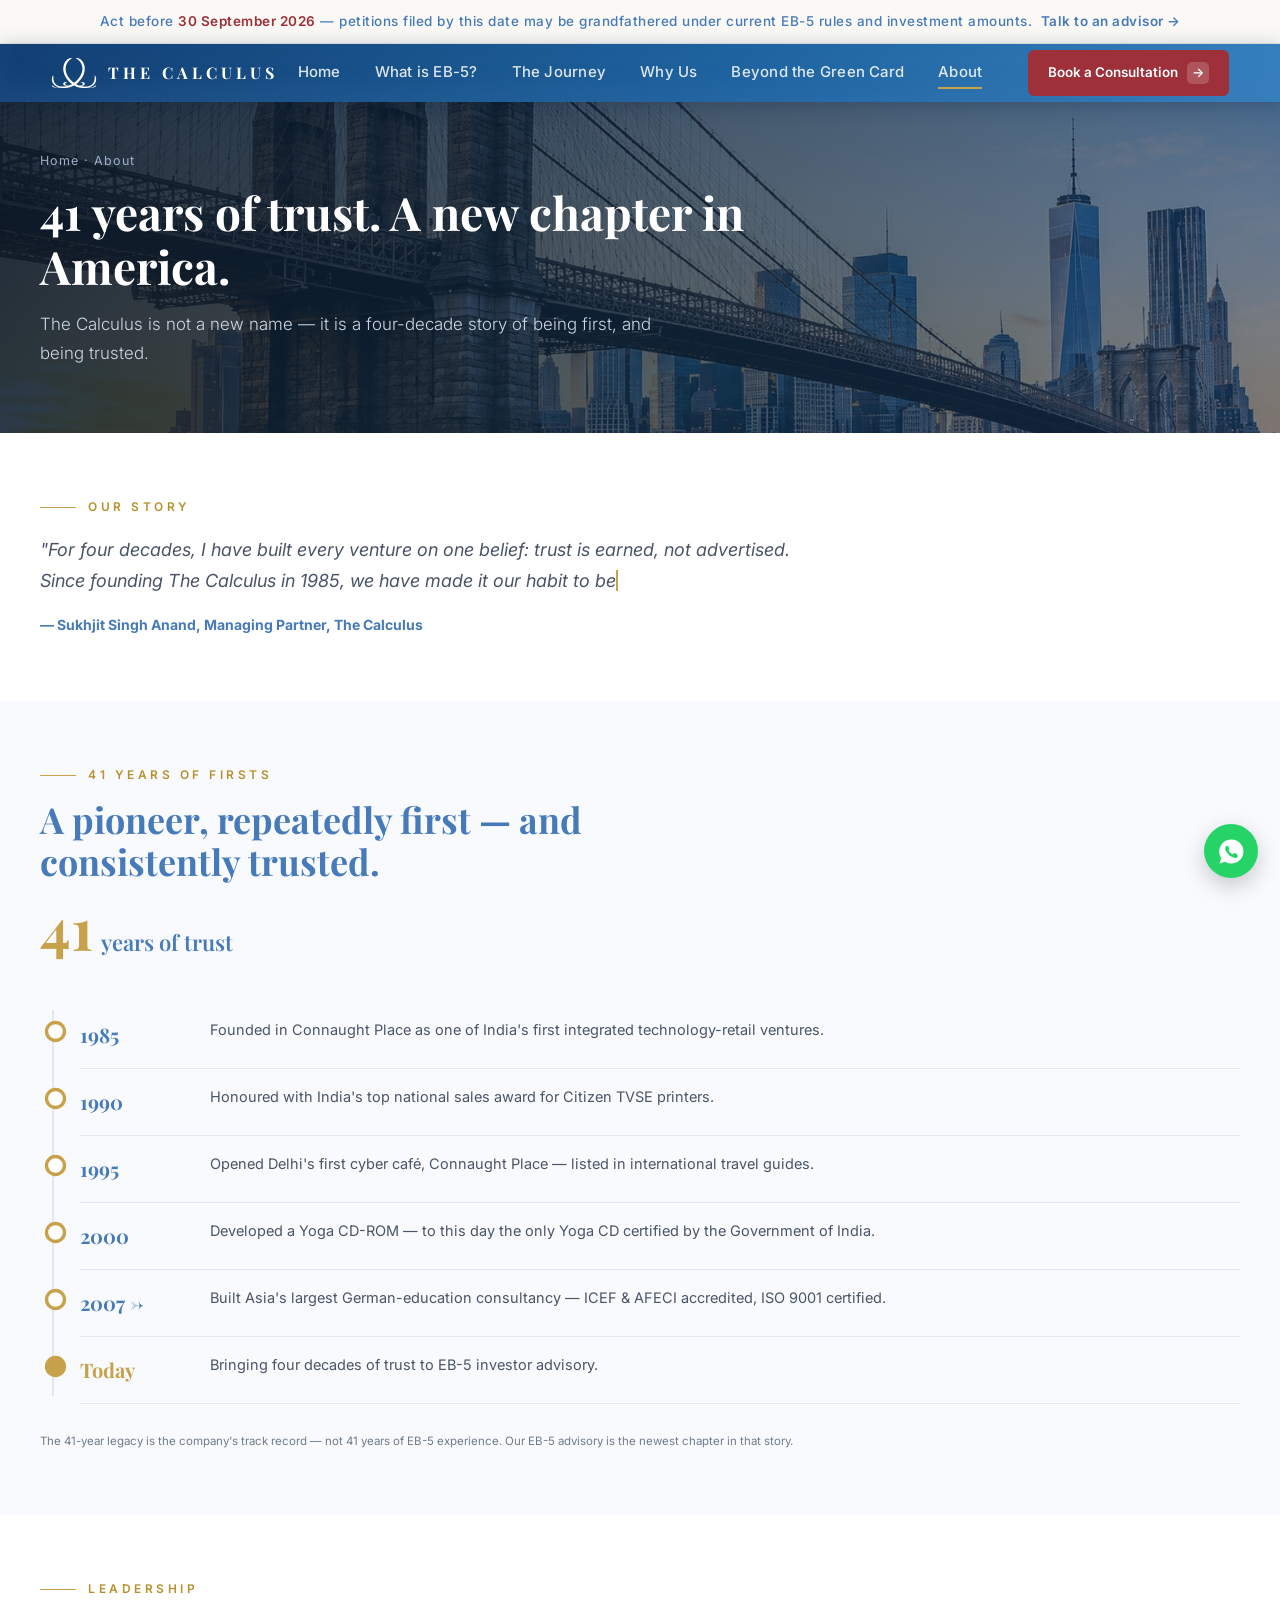
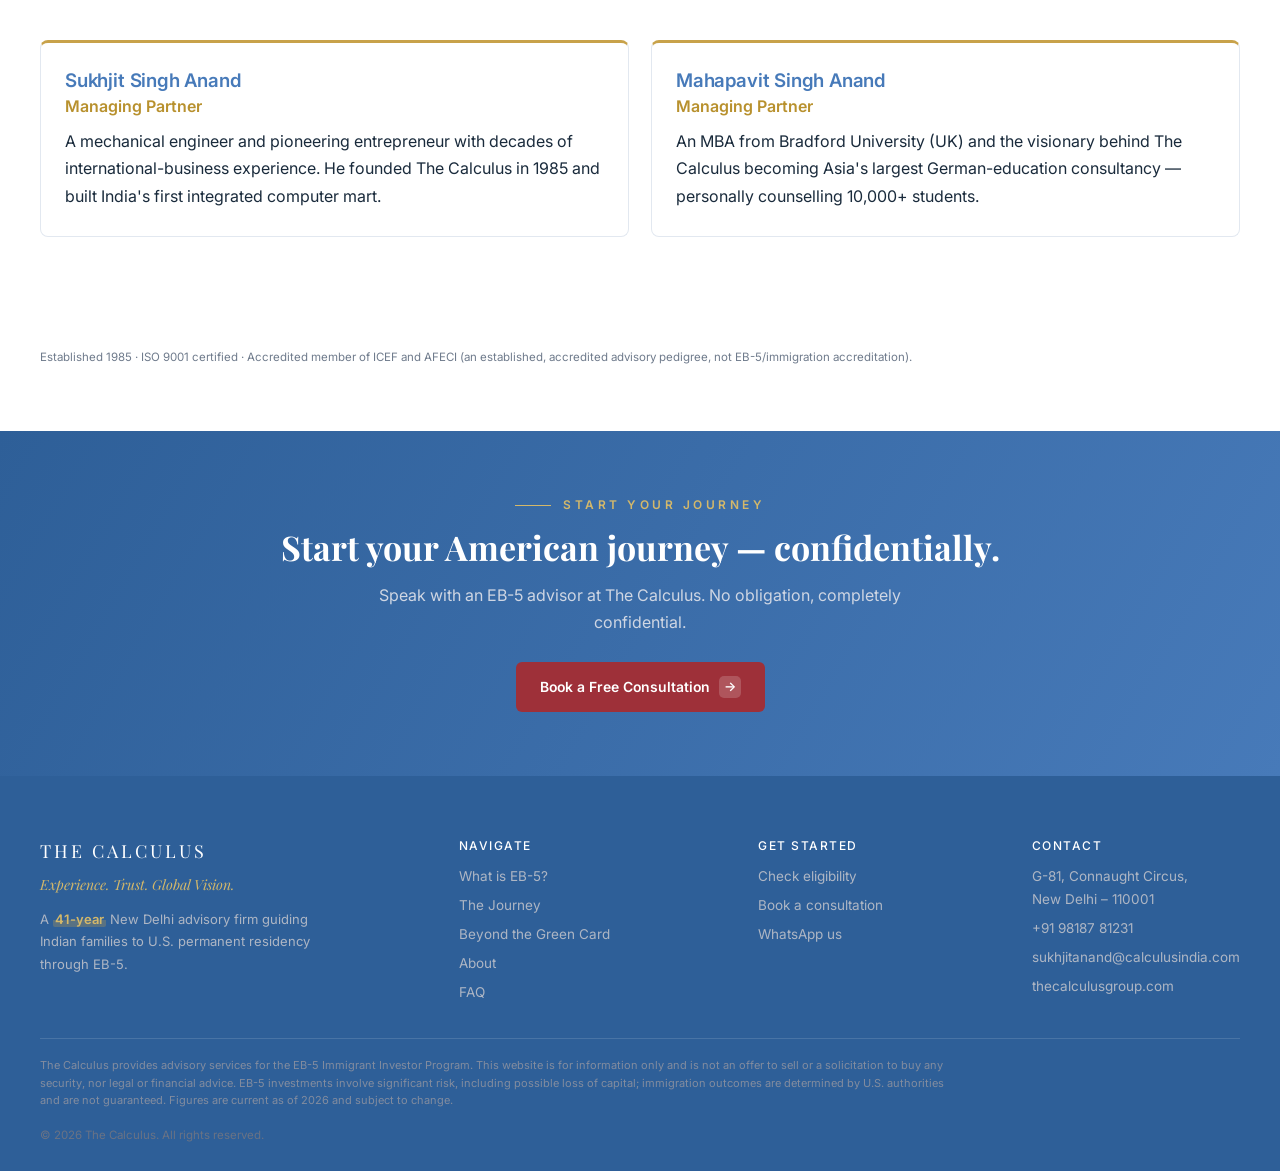
<file: about.html>
<!doctype html>
<html lang="en">
  <head>
    <meta charset="UTF-8" />
    <meta name="viewport" content="width=device-width, initial-scale=1.0" />
    <title>
      About The Calculus — 41 Years of Trust in New Delhi | EB-5 Advisory
    </title>
    <meta
      name="description"
      content="Founded in 1985, The Calculus is a 41-year New Delhi advisory firm. Meet our Managing Partners and the legacy now guiding EB-5 investors."
    />
    <link rel="preconnect" href="https://fonts.googleapis.com" />
    <link rel="preconnect" href="https://fonts.gstatic.com" crossorigin />
    <link
      href="https://fonts.googleapis.com/css2?family=Inter:wght@300;400;500;600;700&family=Playfair+Display:wght@400;500;600;700&display=swap"
      rel="stylesheet"
    />
    <link rel="icon" type="image/svg+xml" href="assets/logo-gold.svg" />
    <meta name="theme-color" content="#477AB9" />
    <link rel="canonical" href="https://thecalculusgroup.com/about.html" />
    <link rel="stylesheet" href="styles.css" />
    <script>
      document.documentElement.classList.add("js");
      addEventListener("load", function () {
        setTimeout(function () {
          if (!window.__ok) {
            document.querySelectorAll(".reveal").forEach(function (e) {
              e.classList.add("in");
            });
          }
        }, 700);
      });
    </script>
  </head>
  <body>
    <div class="topbar solid" id="topbar">
      <div class="urgency">
        Act before <b>30 September 2026</b> — petitions filed by this date may
        be grandfathered under current EB-5 rules and investment amounts.
        <a href="contact.html">Talk to an advisor →</a>
      </div>
      <header id="hdr">
        <div class="wrap nav">
          <a class="brand" href="index.html"
            ><img
              class="logo"
              src="assets/logo-white.svg"
              alt="The Calculus"
            /><span class="nm">THE CALCULUS</span></a
          >
          <button class="burger" id="burger" aria-label="Menu">☰</button>
          <nav class="menu" id="menu">
            <a href="index.html">Home</a
            ><a href="what-is-eb5.html">What is EB-5?</a
            ><a href="journey.html">The Journey</a
            ><a href="why-us.html">Why Us</a
            ><a href="beyond.html">Beyond the Green Card</a
            ><a href="about.html">About</a
            ><a href="contact.html" class="btn btn-gold menu-only"
              >Book a Consultation <span class="arr">→</span></a
            >
          </nav>
          <div class="nav-right">
            <a href="contact.html" class="btn btn-gold"
              >Book a Consultation <span class="arr">→</span></a
            >
          </div>
        </div>
      </header>
    </div>
    <section class="phero">
      <svg
        class="skyline"
        viewBox="0 0 700 400"
        preserveAspectRatio="xMaxYMax slice"
        xmlns="http://www.w3.org/2000/svg"
      >
        <g fill="#31456b">
          <rect x="360" y="250" width="34" height="150" />
          <rect x="402" y="210" width="28" height="190" />
          <rect x="620" y="240" width="40" height="160" />
          <rect x="668" y="200" width="30" height="200" />
        </g>
        <g fill="#3f5c86">
          <rect x="516" y="300" width="70" height="34" />
          <rect x="528" y="262" width="46" height="40" />
          <polygon points="540,262 562,262 556,180 546,180" />
          <circle cx="551" cy="170" r="9" />
          <rect
            x="560"
            y="120"
            width="5"
            height="70"
            transform="rotate(20 562 150)"
          />
        </g>
      </svg>
      <div class="wrap">
        <div class="crumb reveal"><a href="index.html">Home</a> · About</div>
        <h1 class="reveal">41 years of trust. A new chapter in America.</h1>
        <p class="reveal">
          The Calculus is not a new name — it is a four-decade story of being
          first, and being trusted.
        </p>
      </div>
    </section>
    <section>
      <div class="wrap">
        <div class="eyebrow reveal">Our story</div>
        <div class="prose reveal d1">
          <p style="font-style: italic; font-size: 18px; color: var(--slate)">
            <span class="typewriter"
              >"For four decades, I have built every venture on one belief:
              trust is earned, not advertised. Since founding The Calculus in
              1985, we have made it our habit to be first — and to do things
              right — guiding thousands of Indian families toward global
              opportunities with honesty and care. We bring that same
              four-decade commitment to every EB-5 investor we serve."</span
            >
          </p>
          <p style="font-size: 14px">
            <b>— Sukhjit Singh Anand, Managing Partner, The Calculus</b>
          </p>
        </div>
      </div>
    </section>
    <section class="ivory">
      <div class="wrap">
        <div class="eyebrow reveal">41 years of firsts</div>
        <div class="sec-head reveal d1">
          <h2>A pioneer, repeatedly first — and consistently trusted.</h2>
          <div class="heritage-counter" style="margin-top: 16px">
            <span class="hc-num" data-target="41">41</span
            ><span class="hc-label">years of trust</span>
          </div>
        </div>
        <div class="timeline stagger" data-timeline>
          <div class="tl-line"></div>
          <div class="tl-row reveal">
            <div class="yr">1985</div>
            <p>
              Founded in Connaught Place as one of India's first integrated
              technology-retail ventures.
            </p>
          </div>
          <div class="tl-row reveal">
            <div class="yr">1990</div>
            <p>
              Honoured with India's top national sales award for Citizen TVSE
              printers.
            </p>
          </div>
          <div class="tl-row reveal">
            <div class="yr">1995</div>
            <p>
              Opened Delhi's first cyber café, Connaught Place — listed in
              international travel guides.
            </p>
          </div>
          <div class="tl-row reveal">
            <div class="yr">2000</div>
            <p>
              Developed a Yoga CD-ROM — to this day the only Yoga CD certified
              by the Government of India.
            </p>
          </div>
          <div class="tl-row reveal">
            <div class="yr">2007 →</div>
            <p>
              Built Asia's largest German-education consultancy — ICEF &amp;
              AFECI accredited, ISO 9001 certified.
            </p>
          </div>
          <div class="tl-row today reveal">
            <div class="yr">Today</div>
            <p>Bringing four decades of trust to EB-5 investor advisory.</p>
          </div>
        </div>
        <p class="note reveal">
          The 41-year legacy is the company's track record — not 41 years of
          EB-5 experience. Our EB-5 advisory is the newest chapter in that
          story.
        </p>
      </div>
    </section>
    <section>
      <div class="wrap">
        <div class="eyebrow reveal">Leadership</div>
        <div class="grid-2">
          <div class="card-flip reveal">
            <div class="card-front">
              <h3>Sukhjit Singh Anand</h3>
              <p
                style="
                  color: var(--gold-d);
                  font-weight: 600;
                  margin-bottom: 8px;
                "
              >
                Managing Partner
              </p>
              <p>
                A mechanical engineer and pioneering entrepreneur with decades
                of international-business experience. He founded The Calculus in
                1985 and built India's first integrated computer mart.
              </p>
            </div>
            <div class="card-back">
              <h4>His vision</h4>
              <p>
                "I built The Calculus on the belief that trust is earned through
                action, not advertising. Every family we guide to the U.S.
                carries our four-decade reputation with them."
              </p>
              <p class="flip-hint">↺ Hover to flip back</p>
            </div>
          </div>
          <div class="card-flip reveal d1">
            <div class="card-front">
              <h3>Mahapavit Singh Anand</h3>
              <p
                style="
                  color: var(--gold-d);
                  font-weight: 600;
                  margin-bottom: 8px;
                "
              >
                Managing Partner
              </p>
              <p>
                An MBA from Bradford University (UK) and the visionary behind
                The Calculus becoming Asia's largest German-education
                consultancy — personally counselling 10,000+ students.
              </p>
            </div>
            <div class="card-back">
              <h4>His perspective</h4>
              <p>
                "Having guided over 10,000 students internationally, I know what
                families need most: honest counsel, clear timelines, and someone
                who stays beside them."
              </p>
              <p class="flip-hint">↺ Hover to flip back</p>
            </div>
          </div>
        </div>
        <p class="note reveal">
          Established 1985 · ISO 9001 certified · Accredited member of ICEF and
          AFECI (an established, accredited advisory pedigree, not
          EB-5/immigration accreditation).
        </p>
      </div>
    </section>
    <section class="ctaband">
      <div class="wrap reveal">
        <div class="eyebrow light" style="justify-content: center">
          Start your journey
        </div>
        <h2 style="margin-top: 12px">
          Start your American journey — confidentially.
        </h2>
        <p>
          Speak with an EB-5 advisor at The Calculus. No obligation, completely
          confidential.
        </p>
        <a class="btn btn-gold" href="contact.html"
          >Book a Free Consultation <span class="arr">→</span></a
        >
      </div>
    </section>
    <footer>
      <div class="wrap">
        <div class="fgrid">
          <div class="fcol" style="max-width: 270px">
            <div class="nm">THE CALCULUS</div>
            <div class="tl">Experience. Trust. Global Vision.</div>
            <div style="margin-top: 12px; font-size: 13px">
              A <span class="yrs">41-year</span> New Delhi advisory firm guiding
              Indian families to U.S. permanent residency through EB-5.
            </div>
          </div>
          <div class="fcol">
            <b>NAVIGATE</b><a href="what-is-eb5.html">What is EB-5?</a
            ><a href="journey.html">The Journey</a
            ><a href="beyond.html">Beyond the Green Card</a
            ><a href="about.html">About</a><a href="faq.html">FAQ</a>
          </div>
          <div class="fcol">
            <b>GET STARTED</b><a href="eligibility.html">Check eligibility</a
            ><a href="contact.html">Book a consultation</a
            ><a href="https://wa.me/919818781231" target="_blank" rel="noopener"
              >WhatsApp us</a
            >
          </div>
          <div class="fcol">
            <b>CONTACT</b>
            <div>G-81, Connaught Circus,<br />New Delhi – 110001</div>
            <div>+91 98187 81231</div>
            <div>sukhjitanand@calculusindia.com</div>
            <div>thecalculusgroup.com</div>
          </div>
        </div>
        <div class="disc">
          The Calculus provides advisory services for the EB-5 Immigrant
          Investor Program. This website is for information only and is not an
          offer to sell or a solicitation to buy any security, nor legal or
          financial advice. EB-5 investments involve significant risk, including
          possible loss of capital; immigration outcomes are determined by U.S.
          authorities and are not guaranteed. Figures are current as of 2026 and
          subject to change.
        </div>
        <div class="copyr">
          © <span id="yr">2026</span> The Calculus. All rights reserved.
        </div>
      </div>
    </footer>
    <a
      class="wa"
      href="https://wa.me/919818781231"
      target="_blank"
      rel="noopener"
      aria-label="WhatsApp"
      ><svg viewBox="0 0 24 24">
        <path
          d="M12 2A10 10 0 0 0 3.5 17.5L2 22l4.6-1.5A10 10 0 1 0 12 2Zm5.3 14.2c-.2.6-1.2 1.1-1.7 1.1-.4 0-1 .1-3.2-.8-2.7-1.1-4.4-3.9-4.6-4.1-.1-.2-1-1.4-1-2.6s.6-1.8.9-2.1c.2-.2.4-.3.6-.3h.5c.2 0 .4 0 .6.5l.7 1.8c.1.2.1.4 0 .5l-.4.6c-.1.2-.3.3-.1.6.1.3.7 1.1 1.4 1.7.9.8 1.6 1 1.9 1.2.2.1.4 0 .5-.1l.6-.8c.2-.2.3-.2.6-.1l1.7.8c.3.1.4.2.5.3.1.2.1.6-.1 1Z"
        /></svg
    ></a>
    <script src="scripts.js"></script>
  </body>
</html>
</file>
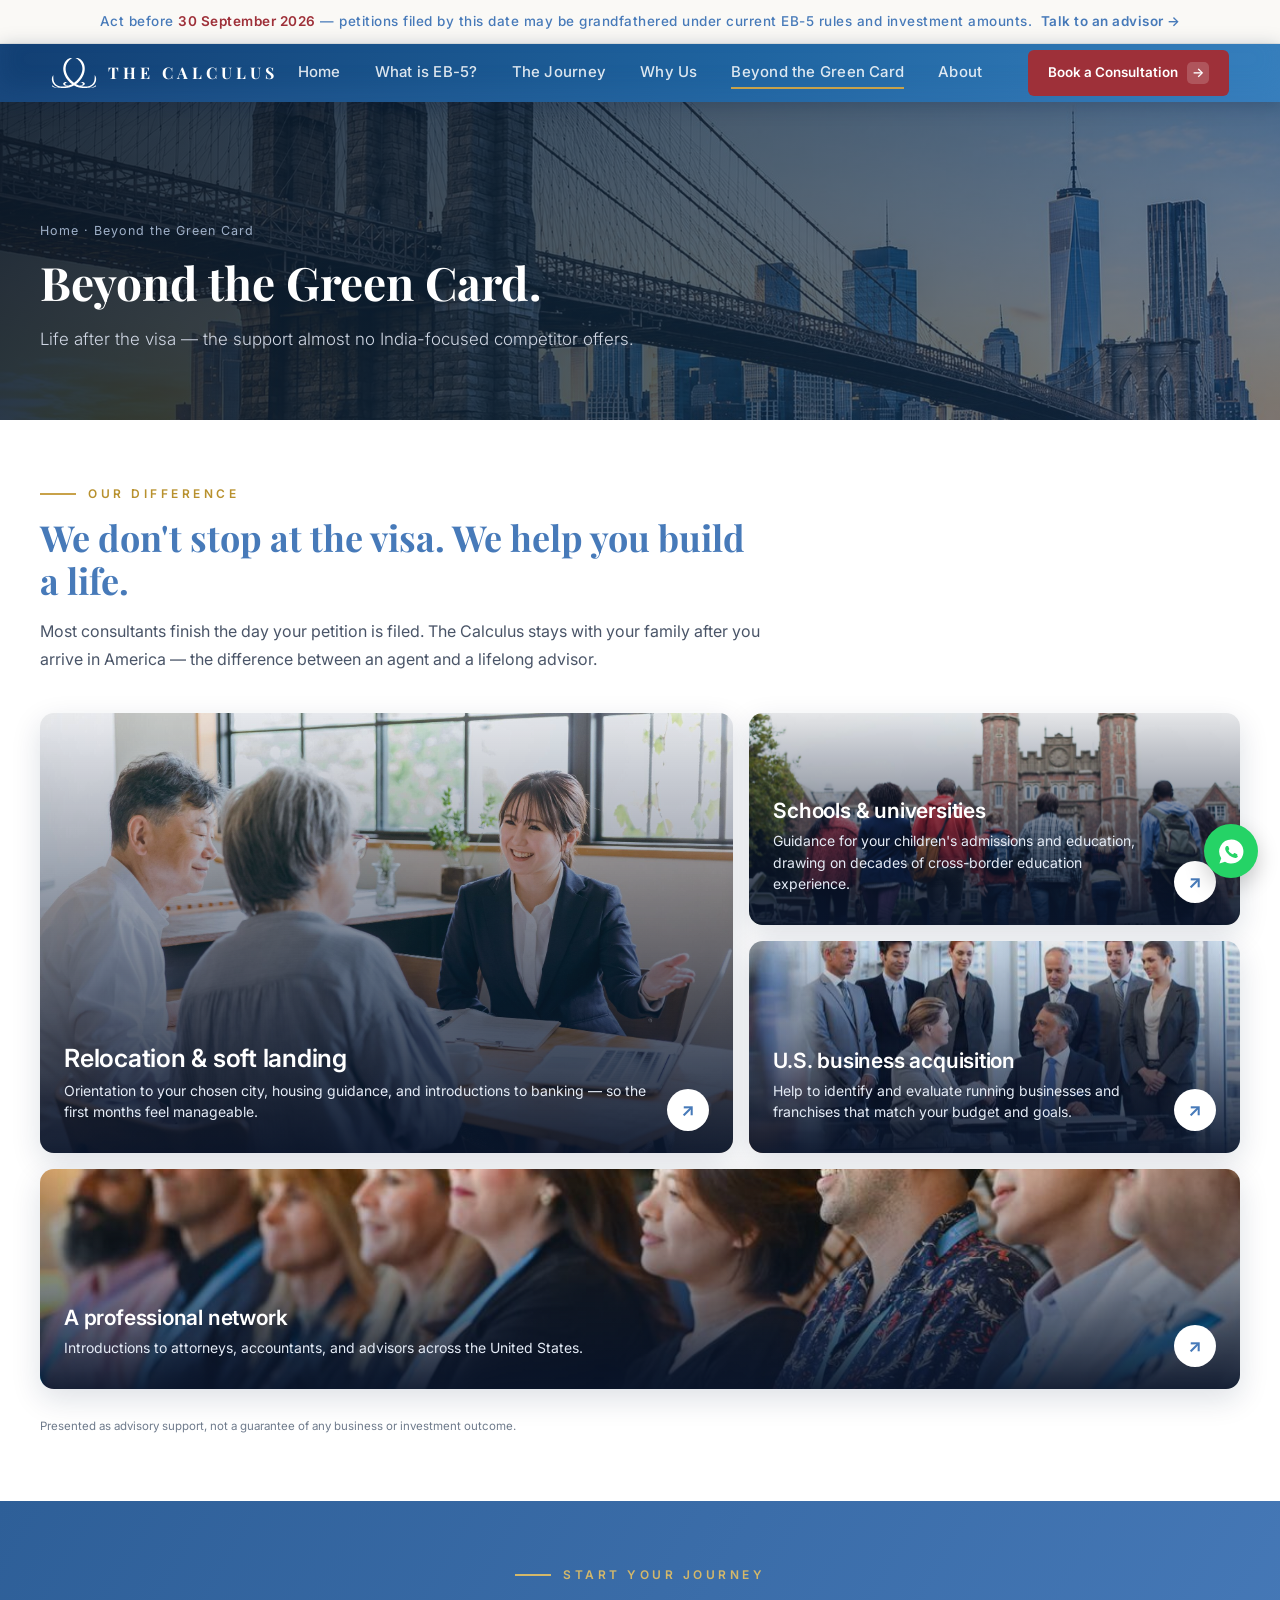
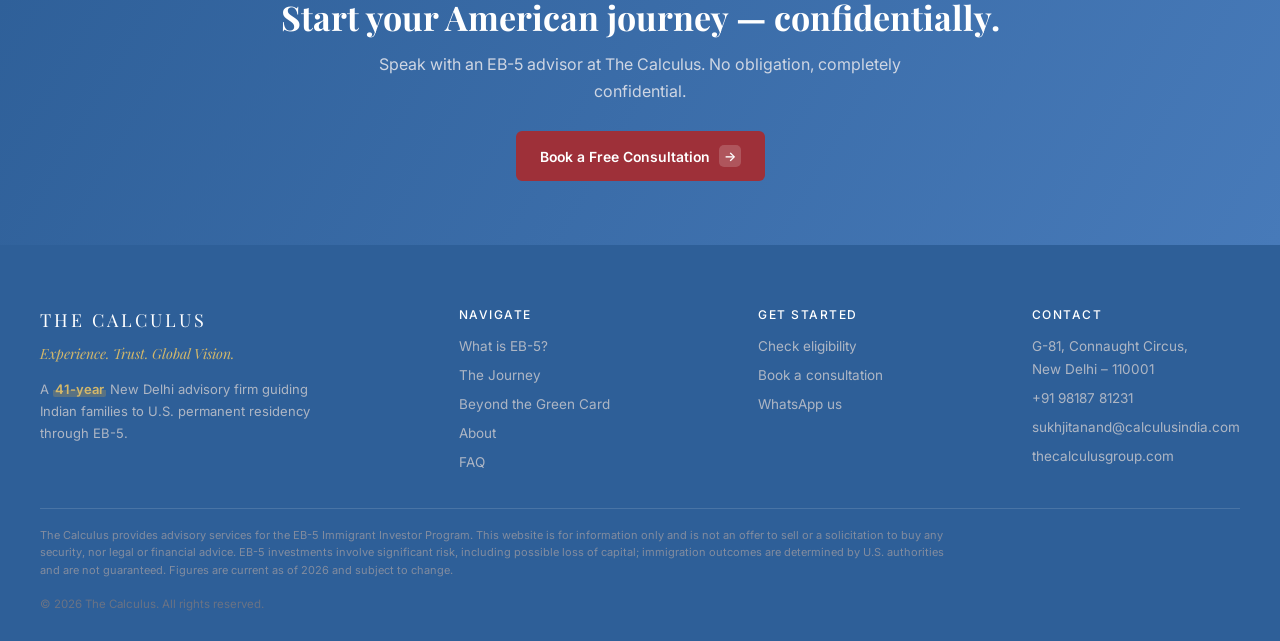
<file: beyond.html>
<!doctype html>
<html lang="en">
  <head>
    <meta charset="UTF-8" />
    <meta name="viewport" content="width=device-width, initial-scale=1.0" />
    <title>
      Beyond the Green Card — Relocation &amp; U.S. Business Help | The Calculus
    </title>
    <meta
      name="description"
      content="The Calculus supports EB-5 families after arrival — relocation, schooling, banking, and help to buy a running U.S. business."
    />
    <link rel="preconnect" href="https://fonts.googleapis.com" />
    <link rel="preconnect" href="https://fonts.gstatic.com" crossorigin />
    <link
      href="https://fonts.googleapis.com/css2?family=Inter:wght@300;400;500;600;700&family=Playfair+Display:wght@400;500;600;700&display=swap"
      rel="stylesheet"
    />
    <link rel="icon" type="image/svg+xml" href="assets/logo-gold.svg" />
    <meta name="theme-color" content="#477AB9" />
    <link rel="canonical" href="https://thecalculusgroup.com/beyond.html" />
    <link rel="stylesheet" href="styles.css" />
    <script>
      document.documentElement.classList.add("js");
      addEventListener("load", function () {
        setTimeout(function () {
          if (!window.__ok) {
            document.querySelectorAll(".reveal").forEach(function (e) {
              e.classList.add("in");
            });
          }
        }, 700);
      });
    </script>
  </head>
  <body>
    <div class="topbar solid" id="topbar">
      <div class="urgency">
        Act before <b>30 September 2026</b> — petitions filed by this date may
        be grandfathered under current EB-5 rules and investment amounts.
        <a href="contact.html">Talk to an advisor →</a>
      </div>
      <header id="hdr">
        <div class="wrap nav">
          <a class="brand" href="index.html"
            ><img
              class="logo"
              src="assets/logo-white.svg"
              alt="The Calculus"
            /><span class="nm">THE CALCULUS</span></a
          >
          <button class="burger" id="burger" aria-label="Menu">☰</button>
          <nav class="menu" id="menu">
            <a href="index.html">Home</a
            ><a href="what-is-eb5.html">What is EB-5?</a
            ><a href="journey.html">The Journey</a
            ><a href="why-us.html">Why Us</a
            ><a href="beyond.html">Beyond the Green Card</a
            ><a href="about.html">About</a
            ><a href="contact.html" class="btn btn-gold menu-only"
              >Book a Consultation <span class="arr">→</span></a
            >
          </nav>
          <div class="nav-right">
            <a href="contact.html" class="btn btn-gold"
              >Book a Consultation <span class="arr">→</span></a
            >
          </div>
        </div>
      </header>
    </div>
    <section class="phero">
      <svg
        class="skyline"
        viewBox="0 0 700 400"
        preserveAspectRatio="xMaxYMax slice"
        xmlns="http://www.w3.org/2000/svg"
      >
        <g fill="#31456b">
          <rect x="360" y="250" width="34" height="150" />
          <rect x="402" y="210" width="28" height="190" />
          <rect x="620" y="240" width="40" height="160" />
          <rect x="668" y="200" width="30" height="200" />
        </g>
        <g fill="#3f5c86">
          <rect x="516" y="300" width="70" height="34" />
          <rect x="528" y="262" width="46" height="40" />
          <polygon points="540,262 562,262 556,180 546,180" />
          <circle cx="551" cy="170" r="9" />
          <rect
            x="560"
            y="120"
            width="5"
            height="70"
            transform="rotate(20 562 150)"
          />
        </g>
      </svg>
      <div class="wrap">
        <div class="crumb reveal">
          <a href="index.html">Home</a> · Beyond the Green Card
        </div>
        <h1 class="reveal">Beyond the Green Card.</h1>
        <p class="reveal">
          Life after the visa — the support almost no India-focused competitor
          offers.
        </p>
      </div>
    </section>
    <section>
      <div class="wrap">
        <div class="eyebrow reveal">Our difference</div>
        <div class="sec-head reveal d1">
          <h2>We don't stop at the visa. We help you build a life.</h2>
        </div>
        <div class="prose reveal">
          <p>
            Most consultants finish the day your petition is filed. The Calculus
            stays with your family after you arrive in America — the difference
            between an agent and a lifelong advisor.
          </p>
        </div>
        <div class="beyond-bento">
          <a class="gaincard bb-hero reveal" href="contact.html"
            ><div
              class="gc-img"
              style="background-image: url(assets/relocation.jpg)"
            ></div>
            <div class="gc-body">
              <h4>Relocation &amp; soft landing</h4>
              <p>
                Orientation to your chosen city, housing guidance, and
                introductions to banking — so the first months feel manageable.
              </p>
            </div>
            <span class="gc-arr" aria-hidden="true">↗</span></a
          >
          <a class="gaincard bb-sec reveal d1" href="contact.html"
            ><div
              class="gc-img"
              style="background-image: url(assets/schools.jpg)"
            ></div>
            <div class="gc-body">
              <h4>Schools &amp; universities</h4>
              <p>
                Guidance for your children's admissions and education, drawing
                on decades of cross-border education experience.
              </p>
            </div>
            <span class="gc-arr" aria-hidden="true">↗</span></a
          >
          <a class="gaincard bb-sec reveal d2" href="contact.html"
            ><div
              class="gc-img"
              style="background-image: url(assets/business.jpg)"
            ></div>
            <div class="gc-body">
              <h4>U.S. business acquisition</h4>
              <p>
                Help to identify and evaluate running businesses and franchises
                that match your budget and goals.
              </p>
            </div>
            <span class="gc-arr" aria-hidden="true">↗</span></a
          >
          <a class="gaincard bb-wide reveal d3" href="contact.html"
            ><div
              class="gc-img"
              style="background-image: url(assets/network.jpg)"
            ></div>
            <div class="gc-body">
              <h4>A professional network</h4>
              <p>
                Introductions to attorneys, accountants, and advisors across the
                United States.
              </p>
            </div>
            <span class="gc-arr" aria-hidden="true">↗</span></a
          >
        </div>
        <p class="note reveal">
          Presented as advisory support, not a guarantee of any business or
          investment outcome.
        </p>
      </div>
    </section>
    <section class="ctaband">
      <div class="wrap reveal">
        <div class="eyebrow light" style="justify-content: center">
          Start your journey
        </div>
        <h2 style="margin-top: 12px">
          Start your American journey — confidentially.
        </h2>
        <p>
          Speak with an EB-5 advisor at The Calculus. No obligation, completely
          confidential.
        </p>
        <a class="btn btn-gold" href="contact.html"
          >Book a Free Consultation <span class="arr">→</span></a
        >
      </div>
    </section>
    <footer>
      <div class="wrap">
        <div class="fgrid">
          <div class="fcol" style="max-width: 270px">
            <div class="nm">THE CALCULUS</div>
            <div class="tl">Experience. Trust. Global Vision.</div>
            <div style="margin-top: 12px; font-size: 13px">
              A <span class="yrs">41-year</span> New Delhi advisory firm guiding
              Indian families to U.S. permanent residency through EB-5.
            </div>
          </div>
          <div class="fcol">
            <b>NAVIGATE</b><a href="what-is-eb5.html">What is EB-5?</a
            ><a href="journey.html">The Journey</a
            ><a href="beyond.html">Beyond the Green Card</a
            ><a href="about.html">About</a><a href="faq.html">FAQ</a>
          </div>
          <div class="fcol">
            <b>GET STARTED</b><a href="eligibility.html">Check eligibility</a
            ><a href="contact.html">Book a consultation</a
            ><a href="https://wa.me/919818781231" target="_blank" rel="noopener"
              >WhatsApp us</a
            >
          </div>
          <div class="fcol">
            <b>CONTACT</b>
            <div>G-81, Connaught Circus,<br />New Delhi – 110001</div>
            <div>+91 98187 81231</div>
            <div>sukhjitanand@calculusindia.com</div>
            <div>thecalculusgroup.com</div>
          </div>
        </div>
        <div class="disc">
          The Calculus provides advisory services for the EB-5 Immigrant
          Investor Program. This website is for information only and is not an
          offer to sell or a solicitation to buy any security, nor legal or
          financial advice. EB-5 investments involve significant risk, including
          possible loss of capital; immigration outcomes are determined by U.S.
          authorities and are not guaranteed. Figures are current as of 2026 and
          subject to change.
        </div>
        <div class="copyr">
          © <span id="yr">2026</span> The Calculus. All rights reserved.
        </div>
      </div>
    </footer>
    <a
      class="wa"
      href="https://wa.me/919818781231"
      target="_blank"
      rel="noopener"
      aria-label="WhatsApp"
      ><svg viewBox="0 0 24 24">
        <path
          d="M12 2A10 10 0 0 0 3.5 17.5L2 22l4.6-1.5A10 10 0 1 0 12 2Zm5.3 14.2c-.2.6-1.2 1.1-1.7 1.1-.4 0-1 .1-3.2-.8-2.7-1.1-4.4-3.9-4.6-4.1-.1-.2-1-1.4-1-2.6s.6-1.8.9-2.1c.2-.2.4-.3.6-.3h.5c.2 0 .4 0 .6.5l.7 1.8c.1.2.1.4 0 .5l-.4.6c-.1.2-.3.3-.1.6.1.3.7 1.1 1.4 1.7.9.8 1.6 1 1.9 1.2.2.1.4 0 .5-.1l.6-.8c.2-.2.3-.2.6-.1l1.7.8c.3.1.4.2.5.3.1.2.1.6-.1 1Z"
        /></svg
    ></a>
    <script src="scripts.js"></script>
  </body>
</html>
</file>
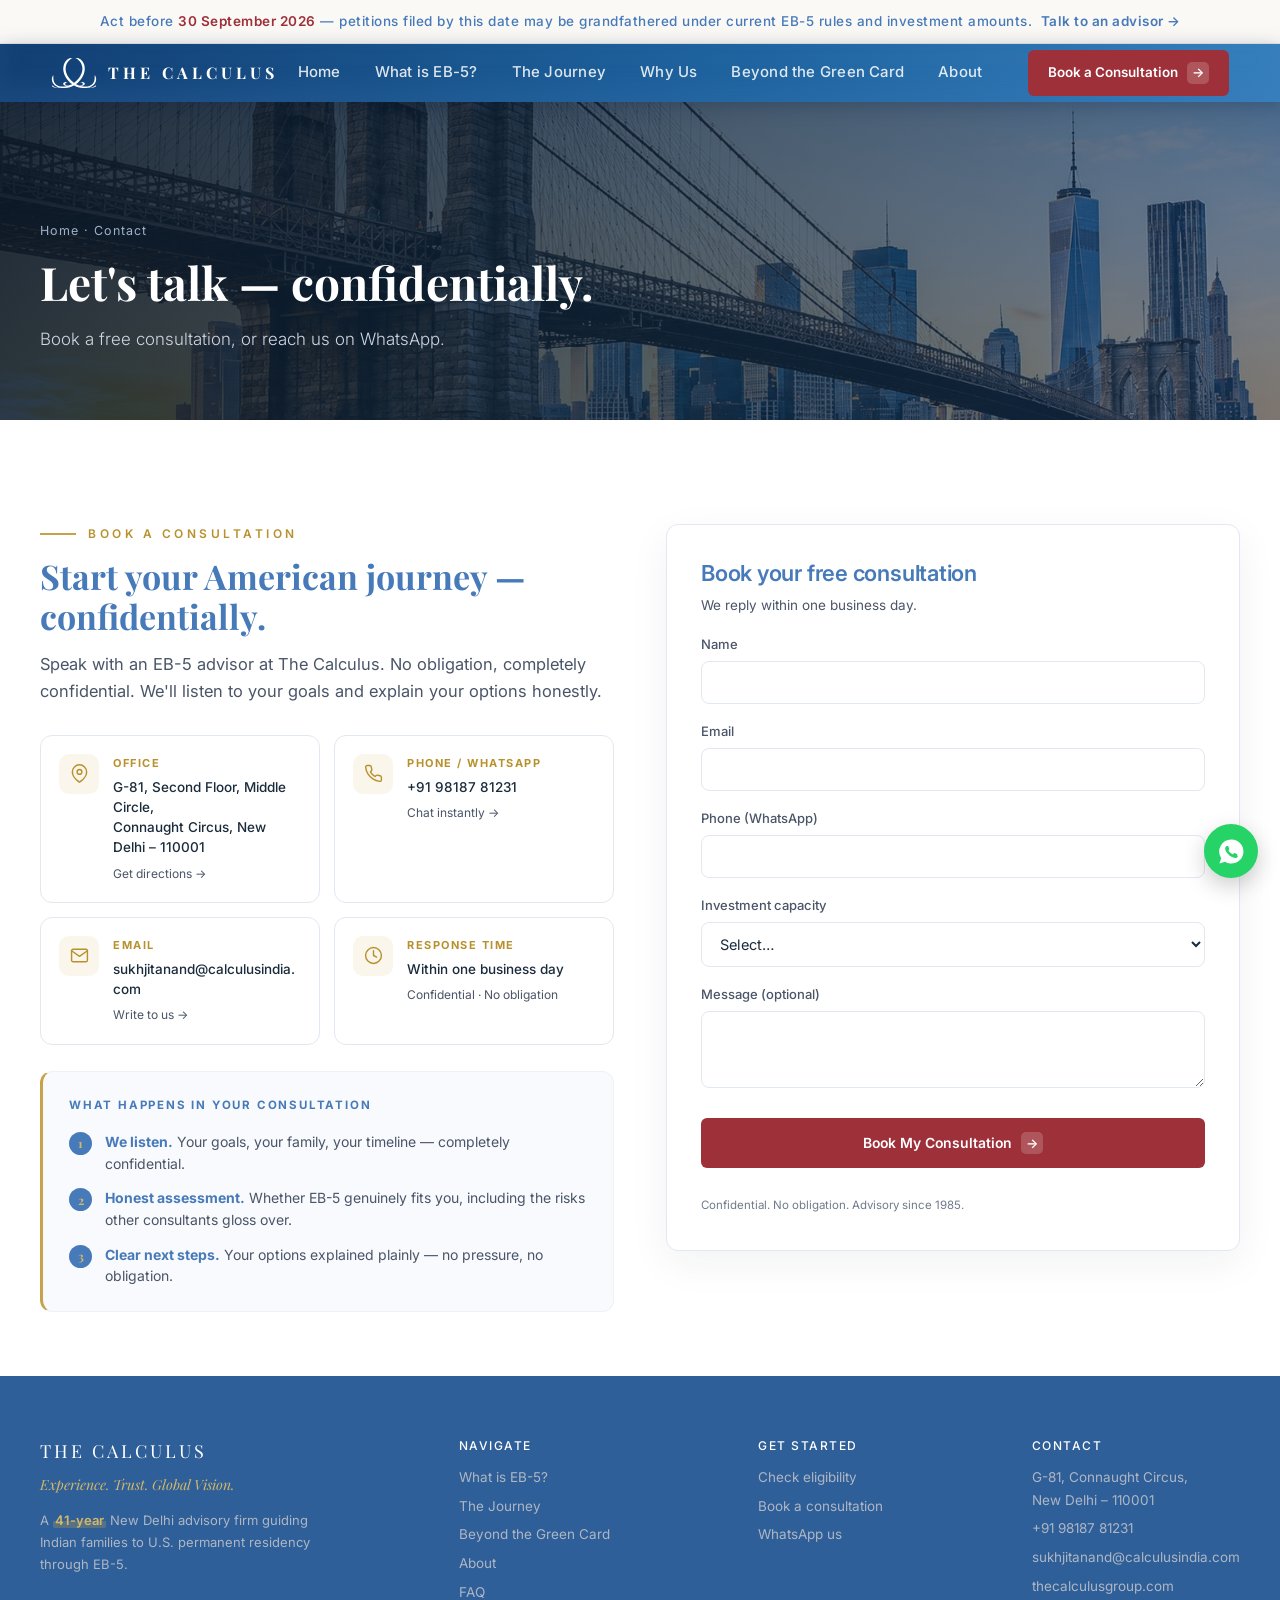
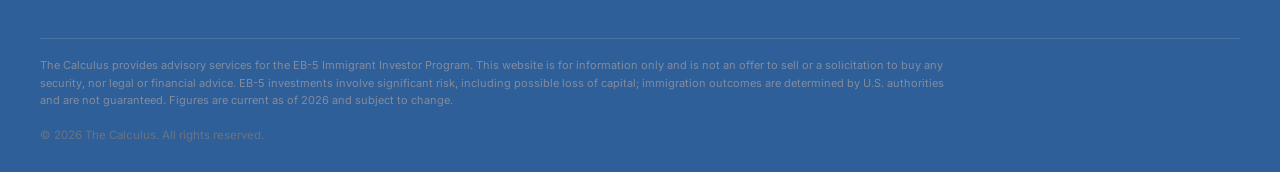
<file: contact.html>
<!doctype html>
<html lang="en">
  <head>
    <meta charset="UTF-8" />
    <meta name="viewport" content="width=device-width, initial-scale=1.0" />
    <title>
      Contact The Calculus — Book a Confidential EB-5 Consultation | New Delhi
    </title>
    <meta
      name="description"
      content="Book a free, confidential EB-5 consultation with The Calculus in Connaught Place, New Delhi. Call, WhatsApp, or send an enquiry."
    />
    <link rel="preconnect" href="https://fonts.googleapis.com" />
    <link rel="preconnect" href="https://fonts.gstatic.com" crossorigin />
    <link
      href="https://fonts.googleapis.com/css2?family=Inter:wght@300;400;500;600;700&family=Playfair+Display:wght@400;500;600;700&display=swap"
      rel="stylesheet"
    />
    <link rel="icon" type="image/svg+xml" href="assets/logo-gold.svg" />
    <meta name="theme-color" content="#477AB9" />
    <link rel="canonical" href="https://thecalculusgroup.com/contact.html" />
    <link rel="stylesheet" href="styles.css" />
    <script>
      document.documentElement.classList.add("js");
      addEventListener("load", function () {
        setTimeout(function () {
          if (!window.__ok) {
            document.querySelectorAll(".reveal").forEach(function (e) {
              e.classList.add("in");
            });
          }
        }, 700);
      });
    </script>
  </head>
  <body>
    <div class="topbar solid" id="topbar">
      <div class="urgency">
        Act before <b>30 September 2026</b> — petitions filed by this date may
        be grandfathered under current EB-5 rules and investment amounts.
        <a href="contact.html">Talk to an advisor →</a>
      </div>
      <header id="hdr">
        <div class="wrap nav">
          <a class="brand" href="index.html"
            ><img
              class="logo"
              src="assets/logo-white.svg"
              alt="The Calculus"
            /><span class="nm">THE CALCULUS</span></a
          >
          <button class="burger" id="burger" aria-label="Menu">☰</button>
          <nav class="menu" id="menu">
            <a href="index.html">Home</a
            ><a href="what-is-eb5.html">What is EB-5?</a
            ><a href="journey.html">The Journey</a
            ><a href="why-us.html">Why Us</a
            ><a href="beyond.html">Beyond the Green Card</a
            ><a href="about.html">About</a
            ><a href="contact.html" class="btn btn-gold menu-only"
              >Book a Consultation <span class="arr">→</span></a
            >
          </nav>
          <div class="nav-right">
            <a href="contact.html" class="btn btn-gold"
              >Book a Consultation <span class="arr">→</span></a
            >
          </div>
        </div>
      </header>
    </div>
    <section class="phero">
      <svg
        class="skyline"
        viewBox="0 0 700 400"
        preserveAspectRatio="xMaxYMax slice"
        xmlns="http://www.w3.org/2000/svg"
      >
        <g fill="#31456b">
          <rect x="360" y="250" width="34" height="150" />
          <rect x="402" y="210" width="28" height="190" />
          <rect x="620" y="240" width="40" height="160" />
          <rect x="668" y="200" width="30" height="200" />
        </g>
        <g fill="#3f5c86">
          <rect x="516" y="300" width="70" height="34" />
          <rect x="528" y="262" width="46" height="40" />
          <polygon points="540,262 562,262 556,180 546,180" />
          <circle cx="551" cy="170" r="9" />
          <rect
            x="560"
            y="120"
            width="5"
            height="70"
            transform="rotate(20 562 150)"
          />
        </g>
      </svg>
      <div class="wrap">
        <div class="crumb reveal"><a href="index.html">Home</a> · Contact</div>
        <h1 class="reveal">Let's talk — confidentially.</h1>
        <p class="reveal">Book a free consultation, or reach us on WhatsApp.</p>
      </div>
    </section>
    <section>
      <div class="wrap">
        <div class="grid-2" style="align-items: start; gap: 52px">
          <div class="reveal">
            <div class="eyebrow">Book a consultation</div>
            <h2 style="margin-top: 12px; font-size: 34px">
              Start your American journey — confidentially.
            </h2>
            <p class="lead">
              Speak with an EB-5 advisor at The Calculus. No obligation,
              completely confidential. We'll listen to your goals and explain
              your options honestly.
            </p>
            <div class="contact-cards">
              <a
                class="cc-card"
                href="https://maps.google.com/?q=G-81,+Connaught+Circus,+New+Delhi+110001"
                target="_blank"
                rel="noopener"
              >
                <span class="cc-ic"
                  ><svg
                    viewBox="0 0 24 24"
                    fill="none"
                    stroke="currentColor"
                    stroke-width="1.8"
                    stroke-linecap="round"
                    stroke-linejoin="round"
                  >
                    <path d="M21 10c0 7-9 13-9 13s-9-6-9-13a9 9 0 0 1 18 0z" />
                    <circle cx="12" cy="10" r="3" /></svg
                ></span>
                <span
                  ><span class="cc-label">Office</span
                  ><span class="cc-value"
                    >G-81, Second Floor, Middle Circle,<br />Connaught Circus,
                    New Delhi – 110001</span
                  ><span class="cc-hint">Get directions →</span></span
                >
              </a>
              <a
                class="cc-card"
                href="https://wa.me/919818781231"
                target="_blank"
                rel="noopener"
              >
                <span class="cc-ic"
                  ><svg
                    viewBox="0 0 24 24"
                    fill="none"
                    stroke="currentColor"
                    stroke-width="1.8"
                    stroke-linecap="round"
                    stroke-linejoin="round"
                  >
                    <path
                      d="M22 16.92v3a2 2 0 0 1-2.18 2 19.79 19.79 0 0 1-8.63-3.07 19.5 19.5 0 0 1-6-6 19.79 19.79 0 0 1-3.07-8.67A2 2 0 0 1 4.11 2h3a2 2 0 0 1 2 1.72c.13.96.36 1.9.7 2.81a2 2 0 0 1-.45 2.11L8.09 9.91a16 16 0 0 0 6 6l1.27-1.27a2 2 0 0 1 2.11-.45c.91.34 1.85.57 2.81.7A2 2 0 0 1 22 16.92z"
                    /></svg
                ></span>
                <span
                  ><span class="cc-label">Phone / WhatsApp</span
                  ><span class="cc-value">+91 98187 81231</span
                  ><span class="cc-hint">Chat instantly →</span></span
                >
              </a>
              <a class="cc-card" href="mailto:sukhjitanand@calculusindia.com">
                <span class="cc-ic"
                  ><svg
                    viewBox="0 0 24 24"
                    fill="none"
                    stroke="currentColor"
                    stroke-width="1.8"
                    stroke-linecap="round"
                    stroke-linejoin="round"
                  >
                    <path
                      d="M4 4h16c1.1 0 2 .9 2 2v12c0 1.1-.9 2-2 2H4c-1.1 0-2-.9-2-2V6c0-1.1.9-2 2-2z"
                    />
                    <polyline points="22,6 12,13 2,6" /></svg
                ></span>
                <span
                  ><span class="cc-label">Email</span
                  ><span class="cc-value">sukhjitanand@calculusindia.com</span
                  ><span class="cc-hint">Write to us →</span></span
                >
              </a>
              <div class="cc-card">
                <span class="cc-ic"
                  ><svg
                    viewBox="0 0 24 24"
                    fill="none"
                    stroke="currentColor"
                    stroke-width="1.8"
                    stroke-linecap="round"
                    stroke-linejoin="round"
                  >
                    <circle cx="12" cy="12" r="10" />
                    <polyline points="12 6 12 12 16 14" /></svg
                ></span>
                <span
                  ><span class="cc-label">Response time</span
                  ><span class="cc-value">Within one business day</span
                  ><span class="cc-hint"
                    >Confidential · No obligation</span
                  ></span
                >
              </div>
            </div>
            <div class="contact-next">
              <div class="cn-title">What happens in your consultation</div>
              <ol>
                <li>
                  <b>We listen.</b> Your goals, your family, your timeline —
                  completely confidential.
                </li>
                <li>
                  <b>Honest assessment.</b> Whether EB-5 genuinely fits you,
                  including the risks other consultants gloss over.
                </li>
                <li>
                  <b>Clear next steps.</b> Your options explained plainly — no
                  pressure, no obligation.
                </li>
              </ol>
            </div>
          </div>
          <div class="reveal d1">
            <form class="form" data-lead>
              <h3>Book your free consultation</h3>
              <p style="color: var(--slate); font-size: 13.5px">
                We reply within one business day.
              </p>
              <div class="fd"><label>Name</label><input required /></div>
              <div class="fd">
                <label>Email</label><input type="email" required />
              </div>
              <div class="fd">
                <label>Phone (WhatsApp)</label><input required />
              </div>
              <div class="fd">
                <label>Investment capacity</label
                ><select>
                  <option>Select…</option>
                  <option>$800,000+</option>
                  <option>Not sure yet</option>
                  <option>Below $800,000</option>
                </select>
              </div>
              <div class="fd">
                <label>Message (optional)</label><textarea rows="3"></textarea>
              </div>
              <button class="btn btn-gold" type="submit">
                Book My Consultation <span class="arr">→</span>
              </button>
              <p class="note">
                Confidential. No obligation. Advisory since 1985.
              </p>
            </form>
          </div>
        </div>
      </div>
    </section>
    <footer>
      <div class="wrap">
        <div class="fgrid">
          <div class="fcol" style="max-width: 270px">
            <div class="nm">THE CALCULUS</div>
            <div class="tl">Experience. Trust. Global Vision.</div>
            <div style="margin-top: 12px; font-size: 13px">
              A <span class="yrs">41-year</span> New Delhi advisory firm guiding
              Indian families to U.S. permanent residency through EB-5.
            </div>
          </div>
          <div class="fcol">
            <b>NAVIGATE</b><a href="what-is-eb5.html">What is EB-5?</a
            ><a href="journey.html">The Journey</a
            ><a href="beyond.html">Beyond the Green Card</a
            ><a href="about.html">About</a><a href="faq.html">FAQ</a>
          </div>
          <div class="fcol">
            <b>GET STARTED</b><a href="eligibility.html">Check eligibility</a
            ><a href="contact.html">Book a consultation</a
            ><a href="https://wa.me/919818781231" target="_blank" rel="noopener"
              >WhatsApp us</a
            >
          </div>
          <div class="fcol">
            <b>CONTACT</b>
            <div>G-81, Connaught Circus,<br />New Delhi – 110001</div>
            <div>+91 98187 81231</div>
            <div>sukhjitanand@calculusindia.com</div>
            <div>thecalculusgroup.com</div>
          </div>
        </div>
        <div class="disc">
          The Calculus provides advisory services for the EB-5 Immigrant
          Investor Program. This website is for information only and is not an
          offer to sell or a solicitation to buy any security, nor legal or
          financial advice. EB-5 investments involve significant risk, including
          possible loss of capital; immigration outcomes are determined by U.S.
          authorities and are not guaranteed. Figures are current as of 2026 and
          subject to change.
        </div>
        <div class="copyr">
          © <span id="yr">2026</span> The Calculus. All rights reserved.
        </div>
      </div>
    </footer>
    <a
      class="wa"
      href="https://wa.me/919818781231"
      target="_blank"
      rel="noopener"
      aria-label="WhatsApp"
      ><svg viewBox="0 0 24 24">
        <path
          d="M12 2A10 10 0 0 0 3.5 17.5L2 22l4.6-1.5A10 10 0 1 0 12 2Zm5.3 14.2c-.2.6-1.2 1.1-1.7 1.1-.4 0-1 .1-3.2-.8-2.7-1.1-4.4-3.9-4.6-4.1-.1-.2-1-1.4-1-2.6s.6-1.8.9-2.1c.2-.2.4-.3.6-.3h.5c.2 0 .4 0 .6.5l.7 1.8c.1.2.1.4 0 .5l-.4.6c-.1.2-.3.3-.1.6.1.3.7 1.1 1.4 1.7.9.8 1.6 1 1.9 1.2.2.1.4 0 .5-.1l.6-.8c.2-.2.3-.2.6-.1l1.7.8c.3.1.4.2.5.3.1.2.1.6-.1 1Z"
        /></svg
    ></a>
    <script src="scripts.js"></script>
  </body>
</html>
</file>
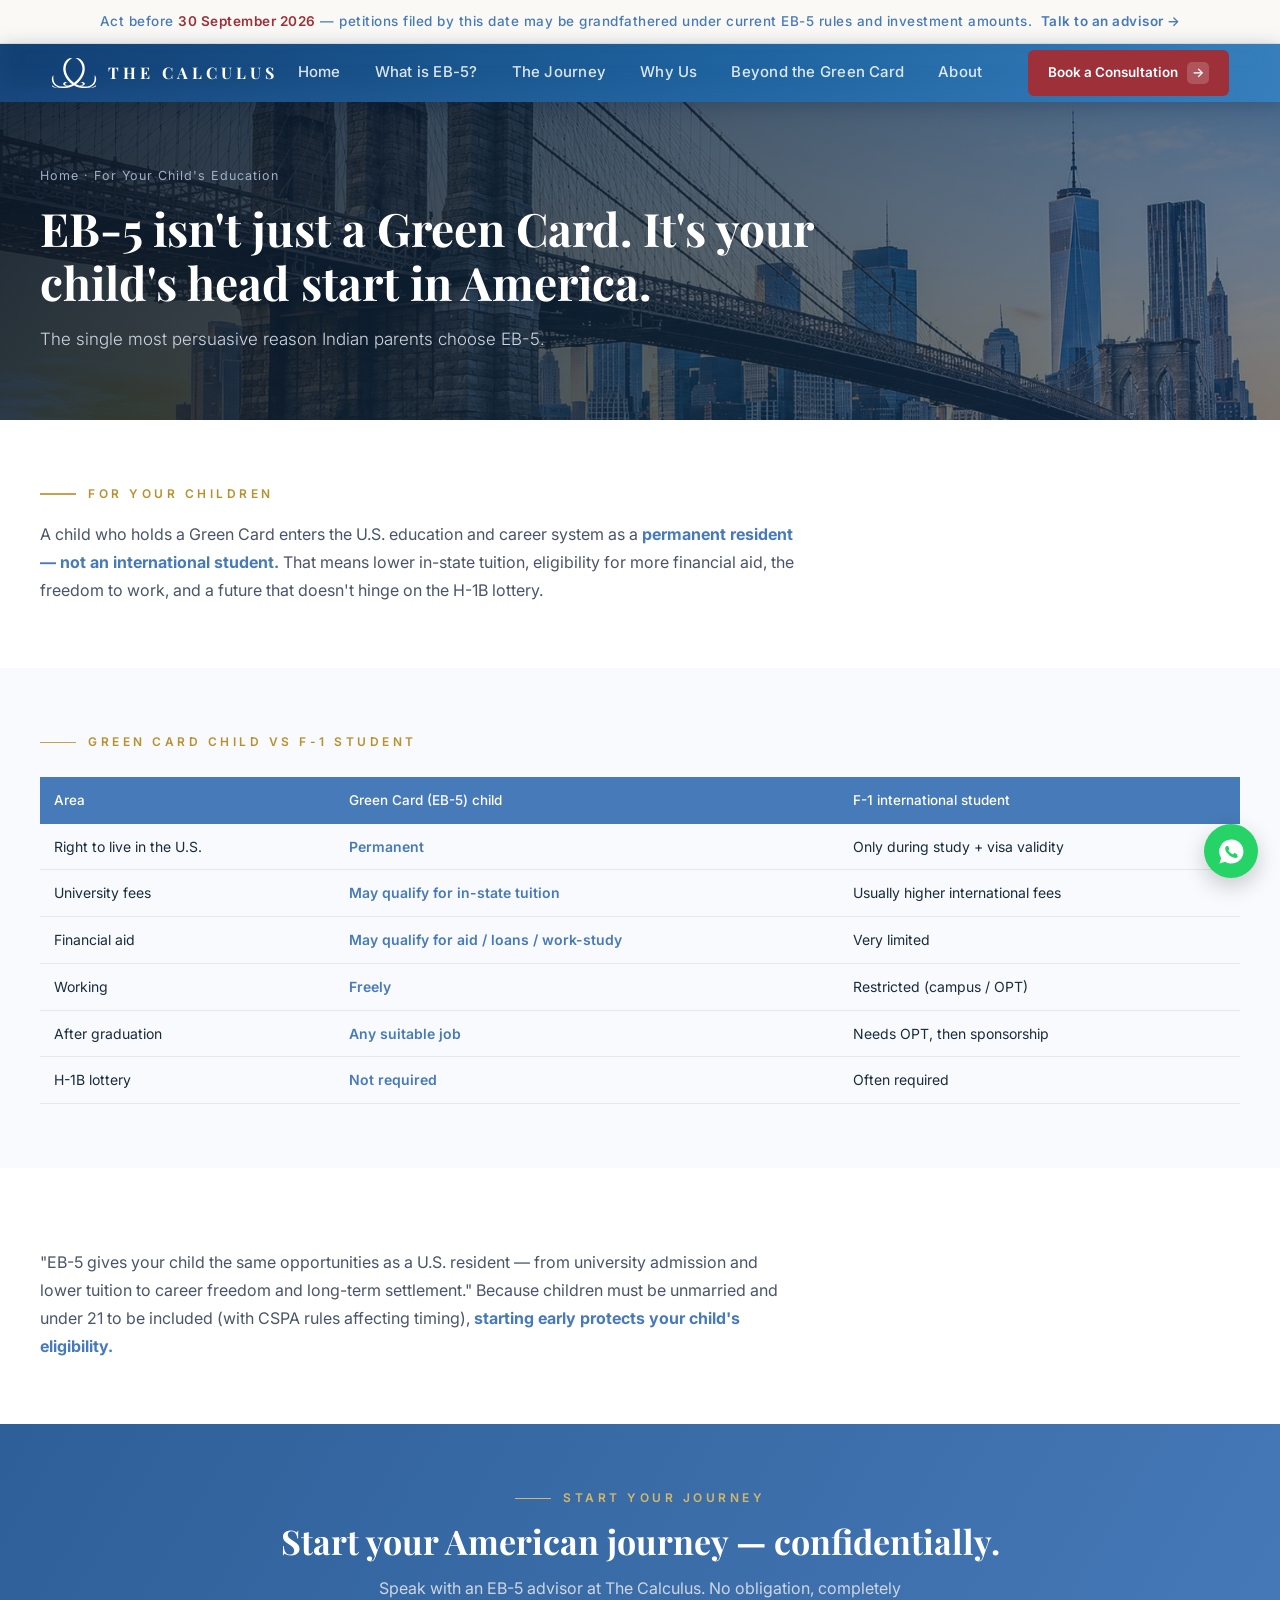
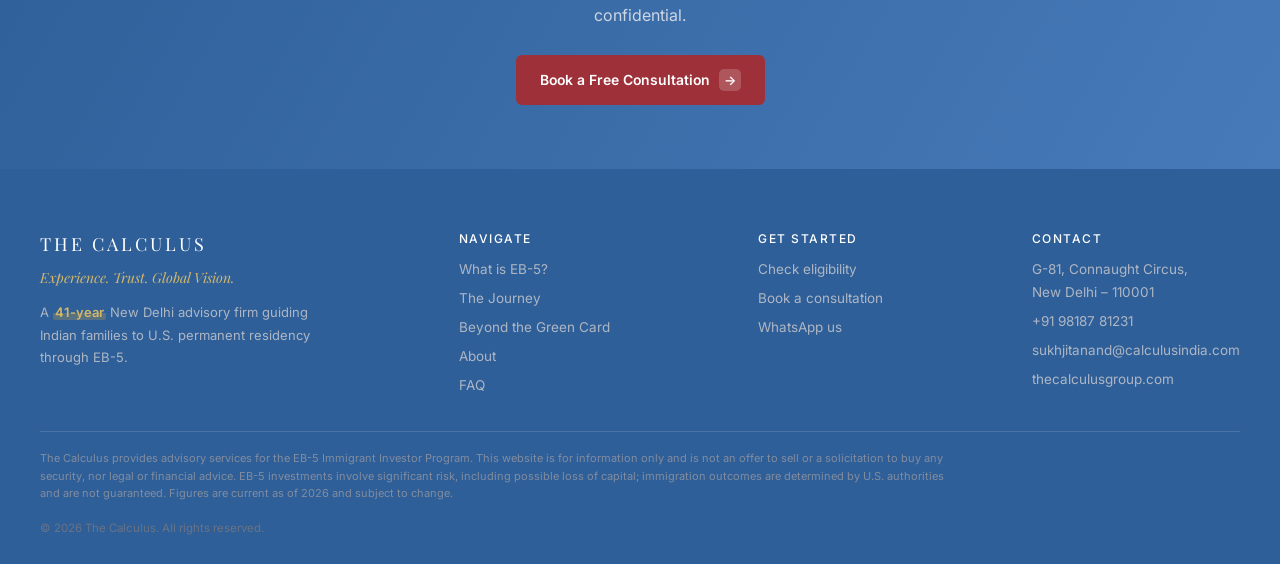
<file: education.html>
<!doctype html>
<html lang="en">
  <head>
    <meta charset="UTF-8" />
    <meta name="viewport" content="width=device-width, initial-scale=1.0" />
    <title>
      EB-5 for Your Child's U.S. Education — Green Card vs F-1 | The Calculus
    </title>
    <meta
      name="description"
      content="A Green Card child studies in the U.S. as a resident — in-state tuition, financial aid, work freedom, no H-1B lottery."
    />
    <link rel="preconnect" href="https://fonts.googleapis.com" />
    <link rel="preconnect" href="https://fonts.gstatic.com" crossorigin />
    <link
      href="https://fonts.googleapis.com/css2?family=Inter:wght@300;400;500;600;700&family=Playfair+Display:wght@400;500;600;700&display=swap"
      rel="stylesheet"
    />
    <link rel="icon" type="image/svg+xml" href="assets/logo-gold.svg" />
    <meta name="theme-color" content="#477AB9" />
    <link rel="canonical" href="https://thecalculusgroup.com/education.html" />
    <link rel="stylesheet" href="styles.css" />
    <script>
      document.documentElement.classList.add("js");
      addEventListener("load", function () {
        setTimeout(function () {
          if (!window.__ok) {
            document.querySelectorAll(".reveal").forEach(function (e) {
              e.classList.add("in");
            });
          }
        }, 700);
      });
    </script>
  </head>
  <body>
    <div class="topbar solid" id="topbar">
      <div class="urgency">
        Act before <b>30 September 2026</b> — petitions filed by this date may
        be grandfathered under current EB-5 rules and investment amounts.
        <a href="contact.html">Talk to an advisor →</a>
      </div>
      <header id="hdr">
        <div class="wrap nav">
          <a class="brand" href="index.html"
            ><img
              class="logo"
              src="assets/logo-white.svg"
              alt="The Calculus"
            /><span class="nm">THE CALCULUS</span></a
          >
          <button class="burger" id="burger" aria-label="Menu">☰</button>
          <nav class="menu" id="menu">
            <a href="index.html">Home</a
            ><a href="what-is-eb5.html">What is EB-5?</a
            ><a href="journey.html">The Journey</a
            ><a href="why-us.html">Why Us</a
            ><a href="beyond.html">Beyond the Green Card</a
            ><a href="about.html">About</a
            ><a href="contact.html" class="btn btn-gold menu-only"
              >Book a Consultation <span class="arr">→</span></a
            >
          </nav>
          <div class="nav-right">
            <a href="contact.html" class="btn btn-gold"
              >Book a Consultation <span class="arr">→</span></a
            >
          </div>
        </div>
      </header>
    </div>
    <section class="phero">
      <svg
        class="skyline"
        viewBox="0 0 700 400"
        preserveAspectRatio="xMaxYMax slice"
        xmlns="http://www.w3.org/2000/svg"
      >
        <g fill="#31456b">
          <rect x="360" y="250" width="34" height="150" />
          <rect x="402" y="210" width="28" height="190" />
          <rect x="620" y="240" width="40" height="160" />
          <rect x="668" y="200" width="30" height="200" />
        </g>
        <g fill="#3f5c86">
          <rect x="516" y="300" width="70" height="34" />
          <rect x="528" y="262" width="46" height="40" />
          <polygon points="540,262 562,262 556,180 546,180" />
          <circle cx="551" cy="170" r="9" />
          <rect
            x="560"
            y="120"
            width="5"
            height="70"
            transform="rotate(20 562 150)"
          />
        </g>
      </svg>
      <div class="wrap">
        <div class="crumb reveal">
          <a href="index.html">Home</a> · For Your Child's Education
        </div>
        <h1 class="reveal">
          EB-5 isn't just a Green Card. It's your child's head start in America.
        </h1>
        <p class="reveal">
          The single most persuasive reason Indian parents choose EB-5.
        </p>
      </div>
    </section>
    <section>
      <div class="wrap">
        <div class="eyebrow reveal">For your children</div>
        <div class="prose reveal d1">
          <p>
            A child who holds a Green Card enters the U.S. education and career
            system as a
            <b>permanent resident — not an international student.</b> That means
            lower in-state tuition, eligibility for more financial aid, the
            freedom to work, and a future that doesn't hinge on the H-1B
            lottery.
          </p>
        </div>
      </div>
    </section>
    <section class="ivory">
      <div class="wrap">
        <div class="eyebrow reveal">Green Card child vs F-1 student</div>
        <table class="ctable reveal">
          <tr>
            <th>Area</th>
            <th>Green Card (EB-5) child</th>
            <th>F-1 international student</th>
          </tr>
          <tr>
            <td>Right to live in the U.S.</td>
            <td class="yes">Permanent</td>
            <td>Only during study + visa validity</td>
          </tr>
          <tr>
            <td>University fees</td>
            <td class="yes">May qualify for in-state tuition</td>
            <td>Usually higher international fees</td>
          </tr>
          <tr>
            <td>Financial aid</td>
            <td class="yes">May qualify for aid / loans / work-study</td>
            <td>Very limited</td>
          </tr>
          <tr>
            <td>Working</td>
            <td class="yes">Freely</td>
            <td>Restricted (campus / OPT)</td>
          </tr>
          <tr>
            <td>After graduation</td>
            <td class="yes">Any suitable job</td>
            <td>Needs OPT, then sponsorship</td>
          </tr>
          <tr>
            <td>H-1B lottery</td>
            <td class="yes">Not required</td>
            <td>Often required</td>
          </tr>
        </table>
      </div>
    </section>
    <section>
      <div class="wrap">
        <div class="prose reveal">
          <p>
            "EB-5 gives your child the same opportunities as a U.S. resident —
            from university admission and lower tuition to career freedom and
            long-term settlement." Because children must be unmarried and under
            21 to be included (with CSPA rules affecting timing),
            <b>starting early protects your child's eligibility.</b>
          </p>
        </div>
      </div>
    </section>
    <section class="ctaband">
      <div class="wrap reveal">
        <div class="eyebrow light" style="justify-content: center">
          Start your journey
        </div>
        <h2 style="margin-top: 12px">
          Start your American journey — confidentially.
        </h2>
        <p>
          Speak with an EB-5 advisor at The Calculus. No obligation, completely
          confidential.
        </p>
        <a class="btn btn-gold" href="contact.html"
          >Book a Free Consultation <span class="arr">→</span></a
        >
      </div>
    </section>
    <footer>
      <div class="wrap">
        <div class="fgrid">
          <div class="fcol" style="max-width: 270px">
            <div class="nm">THE CALCULUS</div>
            <div class="tl">Experience. Trust. Global Vision.</div>
            <div style="margin-top: 12px; font-size: 13px">
              A <span class="yrs">41-year</span> New Delhi advisory firm guiding
              Indian families to U.S. permanent residency through EB-5.
            </div>
          </div>
          <div class="fcol">
            <b>NAVIGATE</b><a href="what-is-eb5.html">What is EB-5?</a
            ><a href="journey.html">The Journey</a
            ><a href="beyond.html">Beyond the Green Card</a
            ><a href="about.html">About</a><a href="faq.html">FAQ</a>
          </div>
          <div class="fcol">
            <b>GET STARTED</b><a href="eligibility.html">Check eligibility</a
            ><a href="contact.html">Book a consultation</a
            ><a href="https://wa.me/919818781231" target="_blank" rel="noopener"
              >WhatsApp us</a
            >
          </div>
          <div class="fcol">
            <b>CONTACT</b>
            <div>G-81, Connaught Circus,<br />New Delhi – 110001</div>
            <div>+91 98187 81231</div>
            <div>sukhjitanand@calculusindia.com</div>
            <div>thecalculusgroup.com</div>
          </div>
        </div>
        <div class="disc">
          The Calculus provides advisory services for the EB-5 Immigrant
          Investor Program. This website is for information only and is not an
          offer to sell or a solicitation to buy any security, nor legal or
          financial advice. EB-5 investments involve significant risk, including
          possible loss of capital; immigration outcomes are determined by U.S.
          authorities and are not guaranteed. Figures are current as of 2026 and
          subject to change.
        </div>
        <div class="copyr">
          © <span id="yr">2026</span> The Calculus. All rights reserved.
        </div>
      </div>
    </footer>
    <a
      class="wa"
      href="https://wa.me/919818781231"
      target="_blank"
      rel="noopener"
      aria-label="WhatsApp"
      ><svg viewBox="0 0 24 24">
        <path
          d="M12 2A10 10 0 0 0 3.5 17.5L2 22l4.6-1.5A10 10 0 1 0 12 2Zm5.3 14.2c-.2.6-1.2 1.1-1.7 1.1-.4 0-1 .1-3.2-.8-2.7-1.1-4.4-3.9-4.6-4.1-.1-.2-1-1.4-1-2.6s.6-1.8.9-2.1c.2-.2.4-.3.6-.3h.5c.2 0 .4 0 .6.5l.7 1.8c.1.2.1.4 0 .5l-.4.6c-.1.2-.3.3-.1.6.1.3.7 1.1 1.4 1.7.9.8 1.6 1 1.9 1.2.2.1.4 0 .5-.1l.6-.8c.2-.2.3-.2.6-.1l1.7.8c.3.1.4.2.5.3.1.2.1.6-.1 1Z"
        /></svg
    ></a>
    <script src="scripts.js"></script>
  </body>
</html>
</file>
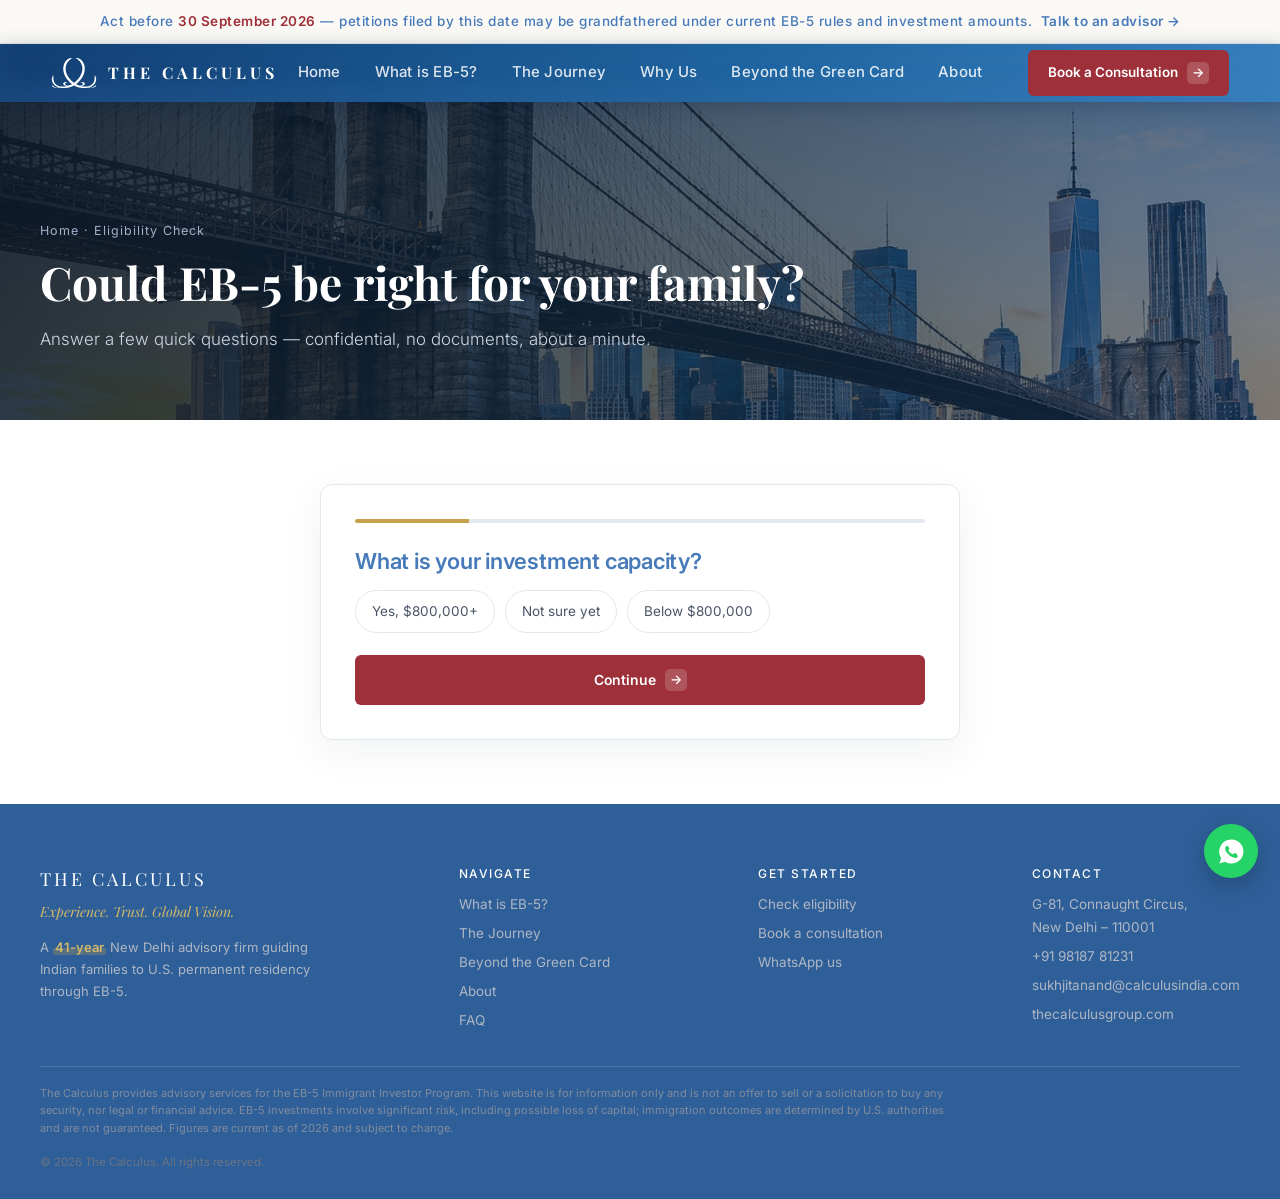
<file: eligibility.html>
<!doctype html>
<html lang="en">
  <head>
    <meta charset="UTF-8" />
    <meta name="viewport" content="width=device-width, initial-scale=1.0" />
    <title>
      EB-5 Eligibility Check for Indian Investors (60 Seconds) | The Calculus
    </title>
    <meta
      name="description"
      content="Take our quick, confidential EB-5 eligibility check and find out your best next step in 60 seconds. No documents needed."
    />
    <link rel="preconnect" href="https://fonts.googleapis.com" />
    <link rel="preconnect" href="https://fonts.gstatic.com" crossorigin />
    <link
      href="https://fonts.googleapis.com/css2?family=Inter:wght@300;400;500;600;700&family=Playfair+Display:wght@400;500;600;700&display=swap"
      rel="stylesheet"
    />
    <link rel="icon" type="image/svg+xml" href="assets/logo-gold.svg" />
    <meta name="theme-color" content="#477AB9" />
    <link
      rel="canonical"
      href="https://thecalculusgroup.com/eligibility.html"
    />
    <link rel="stylesheet" href="styles.css" />
    <script>
      document.documentElement.classList.add("js");
      addEventListener("load", function () {
        setTimeout(function () {
          if (!window.__ok) {
            document.querySelectorAll(".reveal").forEach(function (e) {
              e.classList.add("in");
            });
          }
        }, 700);
      });
    </script>
  </head>
  <body>
    <div class="topbar solid" id="topbar">
      <div class="urgency">
        Act before <b>30 September 2026</b> — petitions filed by this date may
        be grandfathered under current EB-5 rules and investment amounts.
        <a href="contact.html">Talk to an advisor →</a>
      </div>
      <header id="hdr">
        <div class="wrap nav">
          <a class="brand" href="index.html"
            ><img
              class="logo"
              src="assets/logo-white.svg"
              alt="The Calculus"
            /><span class="nm">THE CALCULUS</span></a
          >
          <button class="burger" id="burger" aria-label="Menu">☰</button>
          <nav class="menu" id="menu">
            <a href="index.html">Home</a
            ><a href="what-is-eb5.html">What is EB-5?</a
            ><a href="journey.html">The Journey</a
            ><a href="why-us.html">Why Us</a
            ><a href="beyond.html">Beyond the Green Card</a
            ><a href="about.html">About</a
            ><a href="contact.html" class="btn btn-gold menu-only"
              >Book a Consultation <span class="arr">→</span></a
            >
          </nav>
          <div class="nav-right">
            <a href="contact.html" class="btn btn-gold"
              >Book a Consultation <span class="arr">→</span></a
            >
          </div>
        </div>
      </header>
    </div>
    <section class="phero">
      <svg
        class="skyline"
        viewBox="0 0 700 400"
        preserveAspectRatio="xMaxYMax slice"
        xmlns="http://www.w3.org/2000/svg"
      >
        <g fill="#31456b">
          <rect x="360" y="250" width="34" height="150" />
          <rect x="402" y="210" width="28" height="190" />
          <rect x="620" y="240" width="40" height="160" />
          <rect x="668" y="200" width="30" height="200" />
        </g>
        <g fill="#3f5c86">
          <rect x="516" y="300" width="70" height="34" />
          <rect x="528" y="262" width="46" height="40" />
          <polygon points="540,262 562,262 556,180 546,180" />
          <circle cx="551" cy="170" r="9" />
          <rect
            x="560"
            y="120"
            width="5"
            height="70"
            transform="rotate(20 562 150)"
          />
        </g>
      </svg>
      <div class="wrap">
        <div class="crumb reveal">
          <a href="index.html">Home</a> · Eligibility Check
        </div>
        <h1 class="reveal">Could EB-5 be right for your family?</h1>
        <p class="reveal">
          Answer a few quick questions — confidential, no documents, about a
          minute.
        </p>
      </div>
    </section>
    <section>
      <div class="wrap">
        <div id="stepper" class="form" style="max-width: 640px; margin: 0 auto">
          <div class="progress"><i></i></div>
          <form data-lead>
            <div class="estep on">
              <h3>What is your investment capacity?</h3>
              <div class="optrow" style="margin-top: 14px">
                <span class="opt" data-value="yes">Yes, $800,000+</span
                ><span class="opt" data-value="maybe">Not sure yet</span
                ><span class="opt" data-value="below">Below $800,000</span>
              </div>
              <button
                type="button"
                class="btn btn-gold"
                data-next
                style="margin-top: 22px"
              >
                Continue <span class="arr">→</span>
              </button>
            </div>
            <div class="estep">
              <h3>Are you currently in the U.S.?</h3>
              <div class="optrow" style="margin-top: 14px">
                <span class="opt" data-value="h1b">Yes — H-1B</span
                ><span class="opt" data-value="f1">Yes — F-1 / OPT</span
                ><span class="opt" data-value="other">Yes — other</span
                ><span class="opt" data-value="india">No, in India</span>
              </div>
              <div class="estep-nav">
                <button type="button" class="btn btn-ghost" data-prev>
                  ← Back</button
                ><button type="button" class="btn btn-gold" data-next>
                  Continue <span class="arr">→</span>
                </button>
              </div>
            </div>
            <div class="estep">
              <h3>Your primary goal?</h3>
              <div class="optrow" style="margin-top: 14px">
                <span class="opt" data-value="res">U.S. residency</span
                ><span class="opt" data-value="edu">Children's education</span
                ><span class="opt" data-value="biz">Business / investment</span>
              </div>
              <div class="estep-nav">
                <button type="button" class="btn btn-ghost" data-prev>
                  ← Back</button
                ><button type="button" class="btn btn-gold" data-next>
                  Continue <span class="arr">→</span>
                </button>
              </div>
            </div>
            <div class="estep">
              <h3>Your timeframe?</h3>
              <div class="optrow" style="margin-top: 14px">
                <span class="opt" data-value="6">Within 6 months</span
                ><span class="opt" data-value="12">6–12 months</span
                ><span class="opt" data-value="res">Just researching</span>
              </div>
              <div class="estep-nav">
                <button type="button" class="btn btn-ghost" data-prev>
                  ← Back</button
                ><button type="button" class="btn btn-gold" data-next>
                  Continue <span class="arr">→</span>
                </button>
              </div>
            </div>
            <div class="estep">
              <h3>Where should we send your result?</h3>
              <div class="fd"><label>Name</label><input required /></div>
              <div class="fd">
                <label>Email</label><input type="email" required />
              </div>
              <div class="fd">
                <label>Phone (WhatsApp)</label><input required />
              </div>
              <div class="estep-nav">
                <button type="button" class="btn btn-ghost" data-prev>
                  ← Back</button
                ><button class="btn btn-gold" type="submit">
                  See my result <span class="arr">→</span>
                </button>
              </div>
              <p class="note">
                Confidential. No documents needed. This tool qualifies your
                enquiry — it does not make an eligibility decision.
              </p>
            </div>
          </form>
        </div>
      </div>
    </section>
    <footer>
      <div class="wrap">
        <div class="fgrid">
          <div class="fcol" style="max-width: 270px">
            <div class="nm">THE CALCULUS</div>
            <div class="tl">Experience. Trust. Global Vision.</div>
            <div style="margin-top: 12px; font-size: 13px">
              A <span class="yrs">41-year</span> New Delhi advisory firm guiding
              Indian families to U.S. permanent residency through EB-5.
            </div>
          </div>
          <div class="fcol">
            <b>NAVIGATE</b><a href="what-is-eb5.html">What is EB-5?</a
            ><a href="journey.html">The Journey</a
            ><a href="beyond.html">Beyond the Green Card</a
            ><a href="about.html">About</a><a href="faq.html">FAQ</a>
          </div>
          <div class="fcol">
            <b>GET STARTED</b><a href="eligibility.html">Check eligibility</a
            ><a href="contact.html">Book a consultation</a
            ><a href="https://wa.me/919818781231" target="_blank" rel="noopener"
              >WhatsApp us</a
            >
          </div>
          <div class="fcol">
            <b>CONTACT</b>
            <div>G-81, Connaught Circus,<br />New Delhi – 110001</div>
            <div>+91 98187 81231</div>
            <div>sukhjitanand@calculusindia.com</div>
            <div>thecalculusgroup.com</div>
          </div>
        </div>
        <div class="disc">
          The Calculus provides advisory services for the EB-5 Immigrant
          Investor Program. This website is for information only and is not an
          offer to sell or a solicitation to buy any security, nor legal or
          financial advice. EB-5 investments involve significant risk, including
          possible loss of capital; immigration outcomes are determined by U.S.
          authorities and are not guaranteed. Figures are current as of 2026 and
          subject to change.
        </div>
        <div class="copyr">
          © <span id="yr">2026</span> The Calculus. All rights reserved.
        </div>
      </div>
    </footer>
    <a
      class="wa"
      href="https://wa.me/919818781231"
      target="_blank"
      rel="noopener"
      aria-label="WhatsApp"
      ><svg viewBox="0 0 24 24">
        <path
          d="M12 2A10 10 0 0 0 3.5 17.5L2 22l4.6-1.5A10 10 0 1 0 12 2Zm5.3 14.2c-.2.6-1.2 1.1-1.7 1.1-.4 0-1 .1-3.2-.8-2.7-1.1-4.4-3.9-4.6-4.1-.1-.2-1-1.4-1-2.6s.6-1.8.9-2.1c.2-.2.4-.3.6-.3h.5c.2 0 .4 0 .6.5l.7 1.8c.1.2.1.4 0 .5l-.4.6c-.1.2-.3.3-.1.6.1.3.7 1.1 1.4 1.7.9.8 1.6 1 1.9 1.2.2.1.4 0 .5-.1l.6-.8c.2-.2.3-.2.6-.1l1.7.8c.3.1.4.2.5.3.1.2.1.6-.1 1Z"
        /></svg
    ></a>
    <script src="scripts.js"></script>
  </body>
</html>
</file>
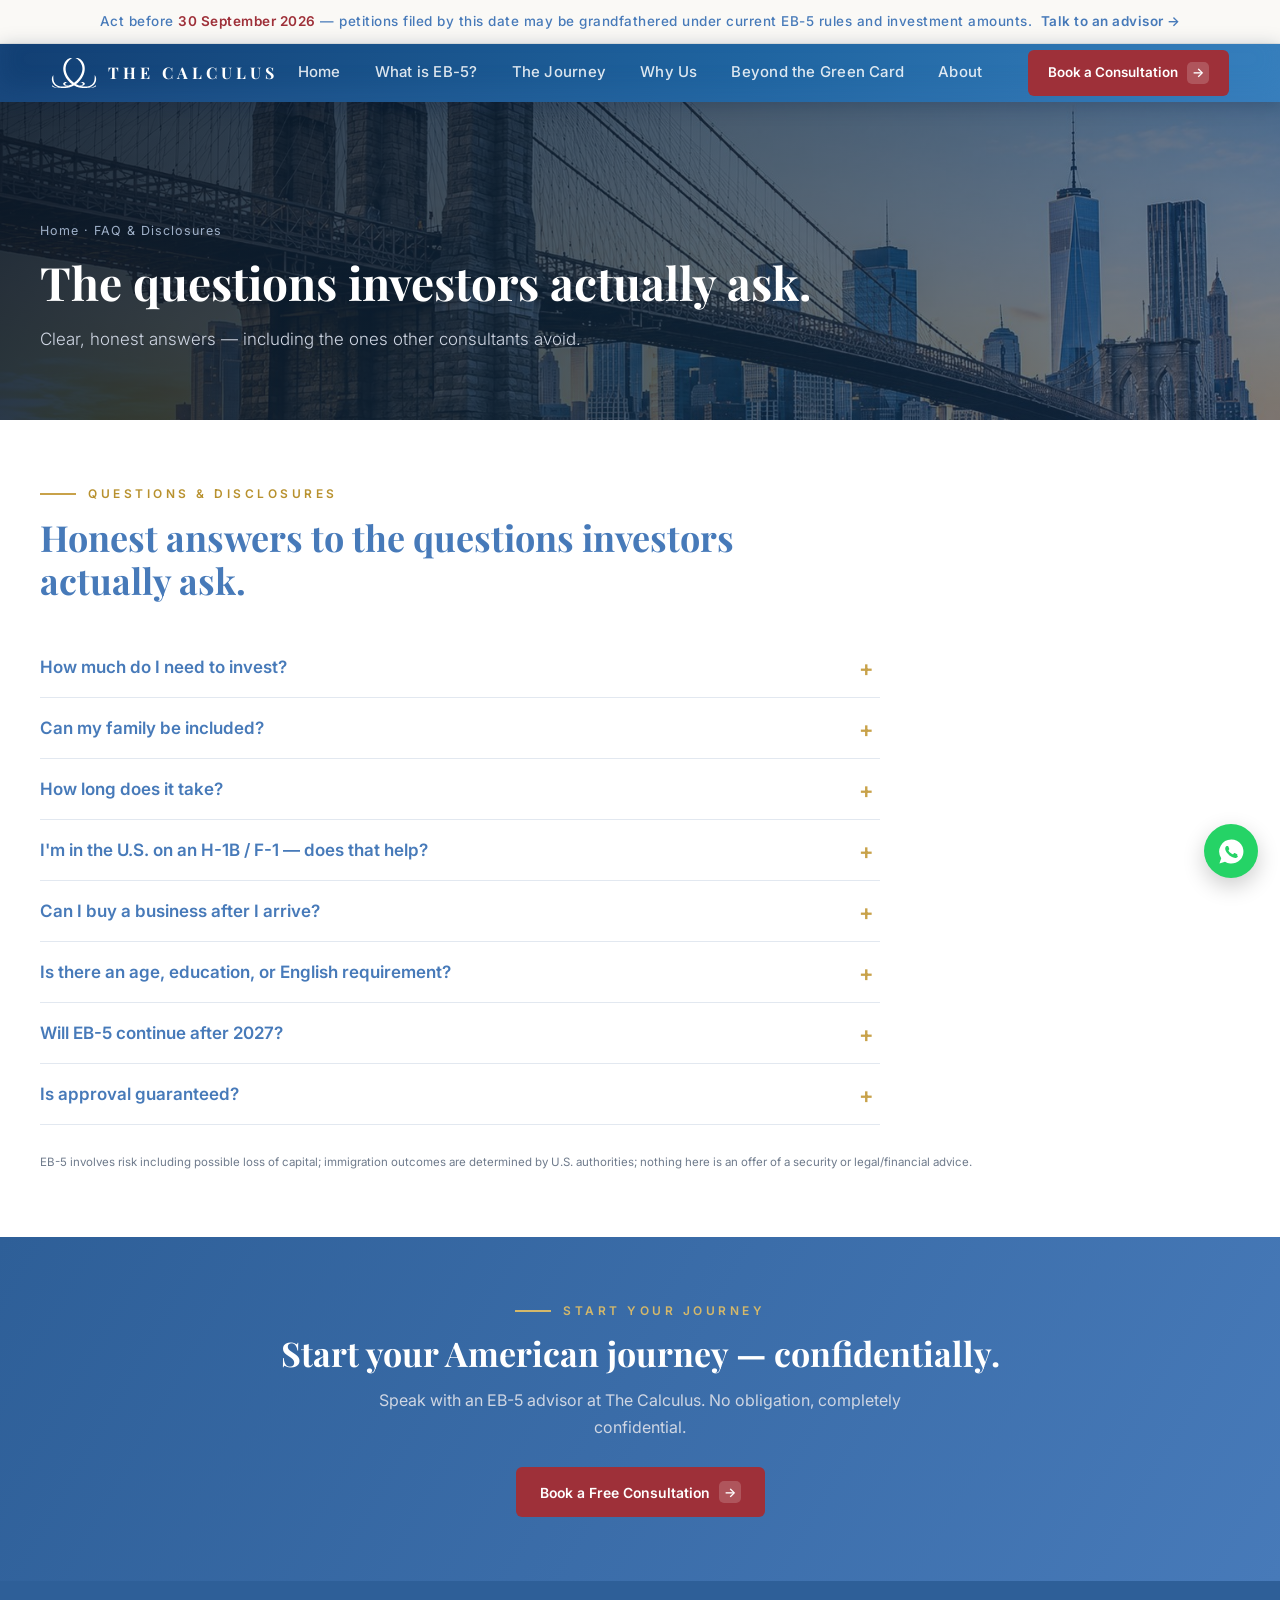
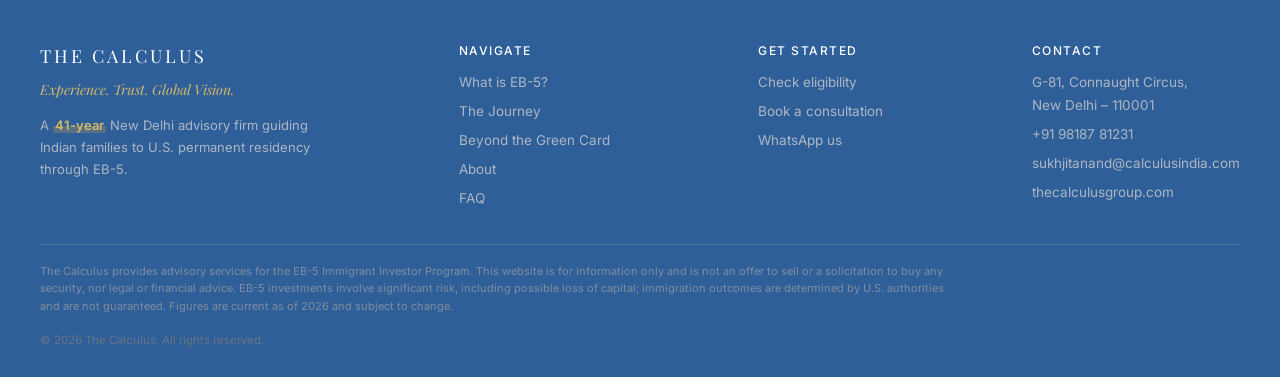
<file: faq.html>
<!doctype html>
<html lang="en">
  <head>
    <meta charset="UTF-8" />
    <meta name="viewport" content="width=device-width, initial-scale=1.0" />
    <title>
      EB-5 FAQ for Indian Investors — Costs, Timelines &amp; Family | The
      Calculus
    </title>
    <meta
      name="description"
      content="Honest answers to common EB-5 questions: investment amount, family inclusion, timelines, H-1B concurrent filing, and whether approval is guaranteed."
    />
    <link rel="preconnect" href="https://fonts.googleapis.com" />
    <link rel="preconnect" href="https://fonts.gstatic.com" crossorigin />
    <link
      href="https://fonts.googleapis.com/css2?family=Inter:wght@300;400;500;600;700&family=Playfair+Display:wght@400;500;600;700&display=swap"
      rel="stylesheet"
    />
    <link rel="icon" type="image/svg+xml" href="assets/logo-gold.svg" />
    <meta name="theme-color" content="#477AB9" />
    <link rel="canonical" href="https://thecalculusgroup.com/faq.html" />
    <link rel="stylesheet" href="styles.css" />
    <script>
      document.documentElement.classList.add("js");
      addEventListener("load", function () {
        setTimeout(function () {
          if (!window.__ok) {
            document.querySelectorAll(".reveal").forEach(function (e) {
              e.classList.add("in");
            });
          }
        }, 700);
      });
    </script>
    <script type="application/ld+json">
      {
        "@context": "https://schema.org",
        "@type": "FAQPage",
        "mainEntity": [
          {
            "@type": "Question",
            "name": "How much do I need to invest in EB-5?",
            "acceptedAnswer": {
              "@type": "Answer",
              "text": "The current minimum is US$800,000 for a project in a targeted/set-aside area, or US$1,050,000 otherwise. Amounts are scheduled to rise in 2027."
            }
          },
          {
            "@type": "Question",
            "name": "Can my family be included?",
            "acceptedAnswer": {
              "@type": "Answer",
              "text": "Yes — your spouse and unmarried children under 21 are generally included."
            }
          },
          {
            "@type": "Question",
            "name": "How long does EB-5 take?",
            "acceptedAnswer": {
              "@type": "Answer",
              "text": "It depends on the project type and visa availability; some set-aside routes are considerably faster. We give you an honest, current estimate."
            }
          },
          {
            "@type": "Question",
            "name": "I'm in the U.S. on an H-1B or F-1 — does that help?",
            "acceptedAnswer": {
              "@type": "Answer",
              "text": "Often, yes. Investors already in the U.S. may be able to file the green-card application alongside the EB-5 petition while a visa is available."
            }
          },
          {
            "@type": "Question",
            "name": "Can I buy a business after I arrive?",
            "acceptedAnswer": {
              "@type": "Answer",
              "text": "Yes — permanent residents have broad freedom to own and operate businesses, and we help you find one."
            }
          },
          {
            "@type": "Question",
            "name": "Is there an age, education, or English requirement?",
            "acceptedAnswer": {
              "@type": "Answer",
              "text": "No. EB-5 is merit-neutral — no maximum age, no degree, no IELTS/TOEFL. The focus is your qualifying investment and lawful source of funds."
            }
          },
          {
            "@type": "Question",
            "name": "Will EB-5 continue after 2027?",
            "acceptedAnswer": {
              "@type": "Answer",
              "text": "The Regional Center Program is currently authorised through 30 September 2027 and was strengthened by the 2022 Reform & Integrity Act. Congress has renewed EB-5 repeatedly; while no future vote can be guaranteed, the program has a strong record of continuation."
            }
          },
          {
            "@type": "Question",
            "name": "Is EB-5 approval guaranteed?",
            "acceptedAnswer": {
              "@type": "Answer",
              "text": "No. No one can guarantee approval or returns. We focus on careful project selection, accurate documentation, and full transparency."
            }
          }
        ]
      }
    </script>
  </head>
  <body>
    <div class="topbar solid" id="topbar">
      <div class="urgency">
        Act before <b>30 September 2026</b> — petitions filed by this date may
        be grandfathered under current EB-5 rules and investment amounts.
        <a href="contact.html">Talk to an advisor →</a>
      </div>
      <header id="hdr">
        <div class="wrap nav">
          <a class="brand" href="index.html"
            ><img
              class="logo"
              src="assets/logo-white.svg"
              alt="The Calculus"
            /><span class="nm">THE CALCULUS</span></a
          >
          <button class="burger" id="burger" aria-label="Menu">☰</button>
          <nav class="menu" id="menu">
            <a href="index.html">Home</a
            ><a href="what-is-eb5.html">What is EB-5?</a
            ><a href="journey.html">The Journey</a
            ><a href="why-us.html">Why Us</a
            ><a href="beyond.html">Beyond the Green Card</a
            ><a href="about.html">About</a
            ><a href="contact.html" class="btn btn-gold menu-only"
              >Book a Consultation <span class="arr">→</span></a
            >
          </nav>
          <div class="nav-right">
            <a href="contact.html" class="btn btn-gold"
              >Book a Consultation <span class="arr">→</span></a
            >
          </div>
        </div>
      </header>
    </div>
    <section class="phero">
      <svg
        class="skyline"
        viewBox="0 0 700 400"
        preserveAspectRatio="xMaxYMax slice"
        xmlns="http://www.w3.org/2000/svg"
      >
        <g fill="#31456b">
          <rect x="360" y="250" width="34" height="150" />
          <rect x="402" y="210" width="28" height="190" />
          <rect x="620" y="240" width="40" height="160" />
          <rect x="668" y="200" width="30" height="200" />
        </g>
        <g fill="#3f5c86">
          <rect x="516" y="300" width="70" height="34" />
          <rect x="528" y="262" width="46" height="40" />
          <polygon points="540,262 562,262 556,180 546,180" />
          <circle cx="551" cy="170" r="9" />
          <rect
            x="560"
            y="120"
            width="5"
            height="70"
            transform="rotate(20 562 150)"
          />
        </g>
      </svg>
      <div class="wrap">
        <div class="crumb reveal">
          <a href="index.html">Home</a> · FAQ &amp; Disclosures
        </div>
        <h1 class="reveal">The questions investors actually ask.</h1>
        <p class="reveal">
          Clear, honest answers — including the ones other consultants avoid.
        </p>
      </div>
    </section>
    <section>
      <div class="wrap">
        <div class="eyebrow reveal">Questions &amp; disclosures</div>
        <div class="sec-head reveal d1">
          <h2>Honest answers to the questions investors actually ask.</h2>
        </div>
        <div class="faq reveal">
          <div class="qa">
            <button class="q">How much do I need to invest?</button>
            <div class="a">
              <p>
                The current minimum is US$800,000 for a project in a
                targeted/set-aside area, or US$1,050,000 otherwise. Amounts are
                scheduled to rise in 2027.
              </p>
            </div>
          </div>
          <div class="qa">
            <button class="q">Can my family be included?</button>
            <div class="a">
              <p>
                Yes — your spouse and unmarried children under 21 are generally
                included.
              </p>
            </div>
          </div>
          <div class="qa">
            <button class="q">How long does it take?</button>
            <div class="a">
              <p>
                It depends on the project type and visa availability; some
                set-aside routes are considerably faster. We give you an honest,
                current estimate.
              </p>
            </div>
          </div>
          <div class="qa">
            <button class="q">
              I'm in the U.S. on an H-1B / F-1 — does that help?
            </button>
            <div class="a">
              <p>
                Often, yes. Investors already in the U.S. may be able to file
                the green-card application alongside the EB-5 petition while a
                visa is available.
              </p>
            </div>
          </div>
          <div class="qa">
            <button class="q">Can I buy a business after I arrive?</button>
            <div class="a">
              <p>
                Yes — permanent residents have broad freedom to own and operate
                businesses, and we help you find one.
              </p>
            </div>
          </div>
          <div class="qa">
            <button class="q">
              Is there an age, education, or English requirement?
            </button>
            <div class="a">
              <p>
                No. EB-5 is merit-neutral — no maximum age, no degree, no
                IELTS/TOEFL. The focus is your qualifying investment and lawful
                source of funds.
              </p>
            </div>
          </div>
          <div class="qa">
            <button class="q">Will EB-5 continue after 2027?</button>
            <div class="a">
              <p>
                The Regional Center Program is currently authorised through 30
                September 2027 and was strengthened by the 2022 Reform &amp;
                Integrity Act. Congress has renewed EB-5 repeatedly; while no
                future vote can be guaranteed, the program has a strong record
                of continuation.
              </p>
            </div>
          </div>
          <div class="qa">
            <button class="q">Is approval guaranteed?</button>
            <div class="a">
              <p>
                <b>No.</b> No one can guarantee approval or returns. We focus on
                careful project selection, accurate documentation, and full
                transparency — which is exactly why families trust us with a
                decision this important.
              </p>
            </div>
          </div>
        </div>
        <p class="note reveal">
          EB-5 involves risk including possible loss of capital; immigration
          outcomes are determined by U.S. authorities; nothing here is an offer
          of a security or legal/financial advice.
        </p>
      </div>
    </section>
    <section class="ctaband">
      <div class="wrap reveal">
        <div class="eyebrow light" style="justify-content: center">
          Start your journey
        </div>
        <h2 style="margin-top: 12px">
          Start your American journey — confidentially.
        </h2>
        <p>
          Speak with an EB-5 advisor at The Calculus. No obligation, completely
          confidential.
        </p>
        <a class="btn btn-gold" href="contact.html"
          >Book a Free Consultation <span class="arr">→</span></a
        >
      </div>
    </section>
    <footer>
      <div class="wrap">
        <div class="fgrid">
          <div class="fcol" style="max-width: 270px">
            <div class="nm">THE CALCULUS</div>
            <div class="tl">Experience. Trust. Global Vision.</div>
            <div style="margin-top: 12px; font-size: 13px">
              A <span class="yrs">41-year</span> New Delhi advisory firm guiding
              Indian families to U.S. permanent residency through EB-5.
            </div>
          </div>
          <div class="fcol">
            <b>NAVIGATE</b><a href="what-is-eb5.html">What is EB-5?</a
            ><a href="journey.html">The Journey</a
            ><a href="beyond.html">Beyond the Green Card</a
            ><a href="about.html">About</a><a href="faq.html">FAQ</a>
          </div>
          <div class="fcol">
            <b>GET STARTED</b><a href="eligibility.html">Check eligibility</a
            ><a href="contact.html">Book a consultation</a
            ><a href="https://wa.me/919818781231" target="_blank" rel="noopener"
              >WhatsApp us</a
            >
          </div>
          <div class="fcol">
            <b>CONTACT</b>
            <div>G-81, Connaught Circus,<br />New Delhi – 110001</div>
            <div>+91 98187 81231</div>
            <div>sukhjitanand@calculusindia.com</div>
            <div>thecalculusgroup.com</div>
          </div>
        </div>
        <div class="disc">
          The Calculus provides advisory services for the EB-5 Immigrant
          Investor Program. This website is for information only and is not an
          offer to sell or a solicitation to buy any security, nor legal or
          financial advice. EB-5 investments involve significant risk, including
          possible loss of capital; immigration outcomes are determined by U.S.
          authorities and are not guaranteed. Figures are current as of 2026 and
          subject to change.
        </div>
        <div class="copyr">
          © <span id="yr">2026</span> The Calculus. All rights reserved.
        </div>
      </div>
    </footer>
    <a
      class="wa"
      href="https://wa.me/919818781231"
      target="_blank"
      rel="noopener"
      aria-label="WhatsApp"
      ><svg viewBox="0 0 24 24">
        <path
          d="M12 2A10 10 0 0 0 3.5 17.5L2 22l4.6-1.5A10 10 0 1 0 12 2Zm5.3 14.2c-.2.6-1.2 1.1-1.7 1.1-.4 0-1 .1-3.2-.8-2.7-1.1-4.4-3.9-4.6-4.1-.1-.2-1-1.4-1-2.6s.6-1.8.9-2.1c.2-.2.4-.3.6-.3h.5c.2 0 .4 0 .6.5l.7 1.8c.1.2.1.4 0 .5l-.4.6c-.1.2-.3.3-.1.6.1.3.7 1.1 1.4 1.7.9.8 1.6 1 1.9 1.2.2.1.4 0 .5-.1l.6-.8c.2-.2.3-.2.6-.1l1.7.8c.3.1.4.2.5.3.1.2.1.6-.1 1Z"
        /></svg
    ></a>
    <script src="scripts.js"></script>
  </body>
</html>
</file>
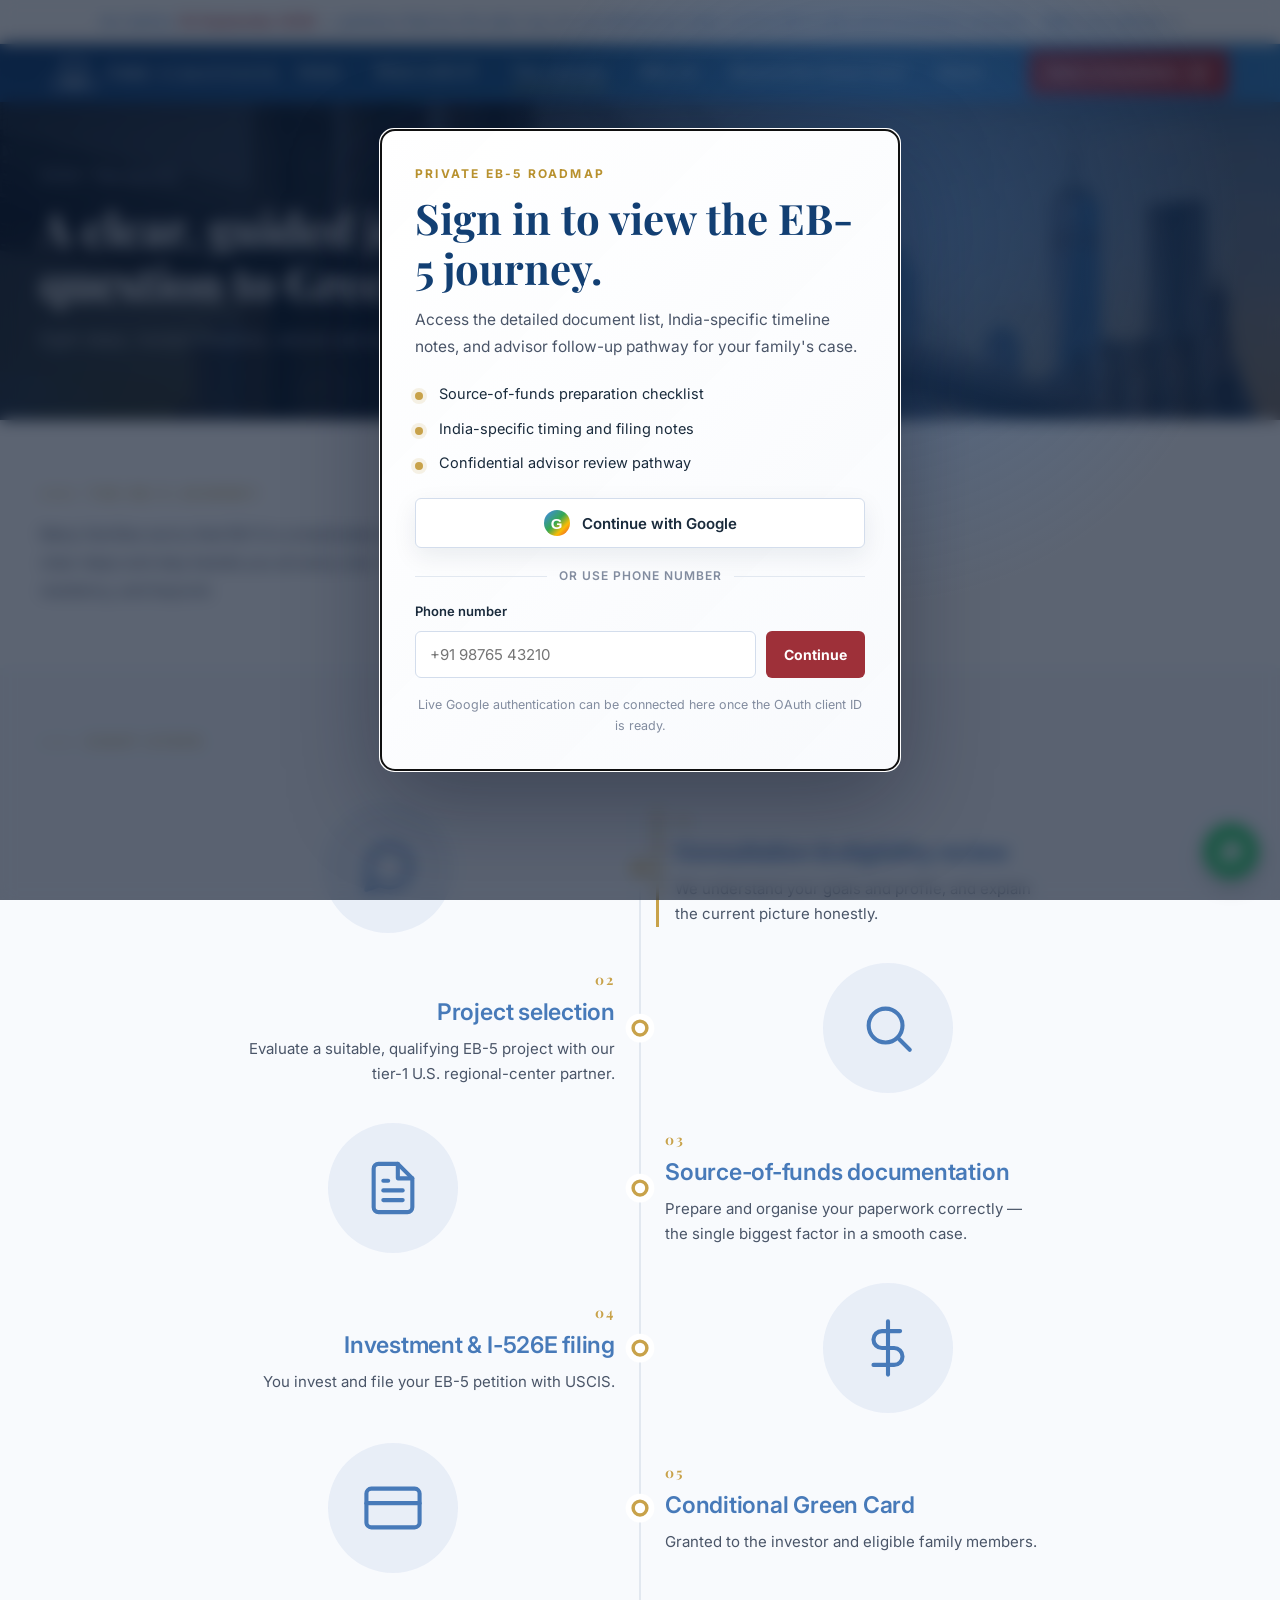
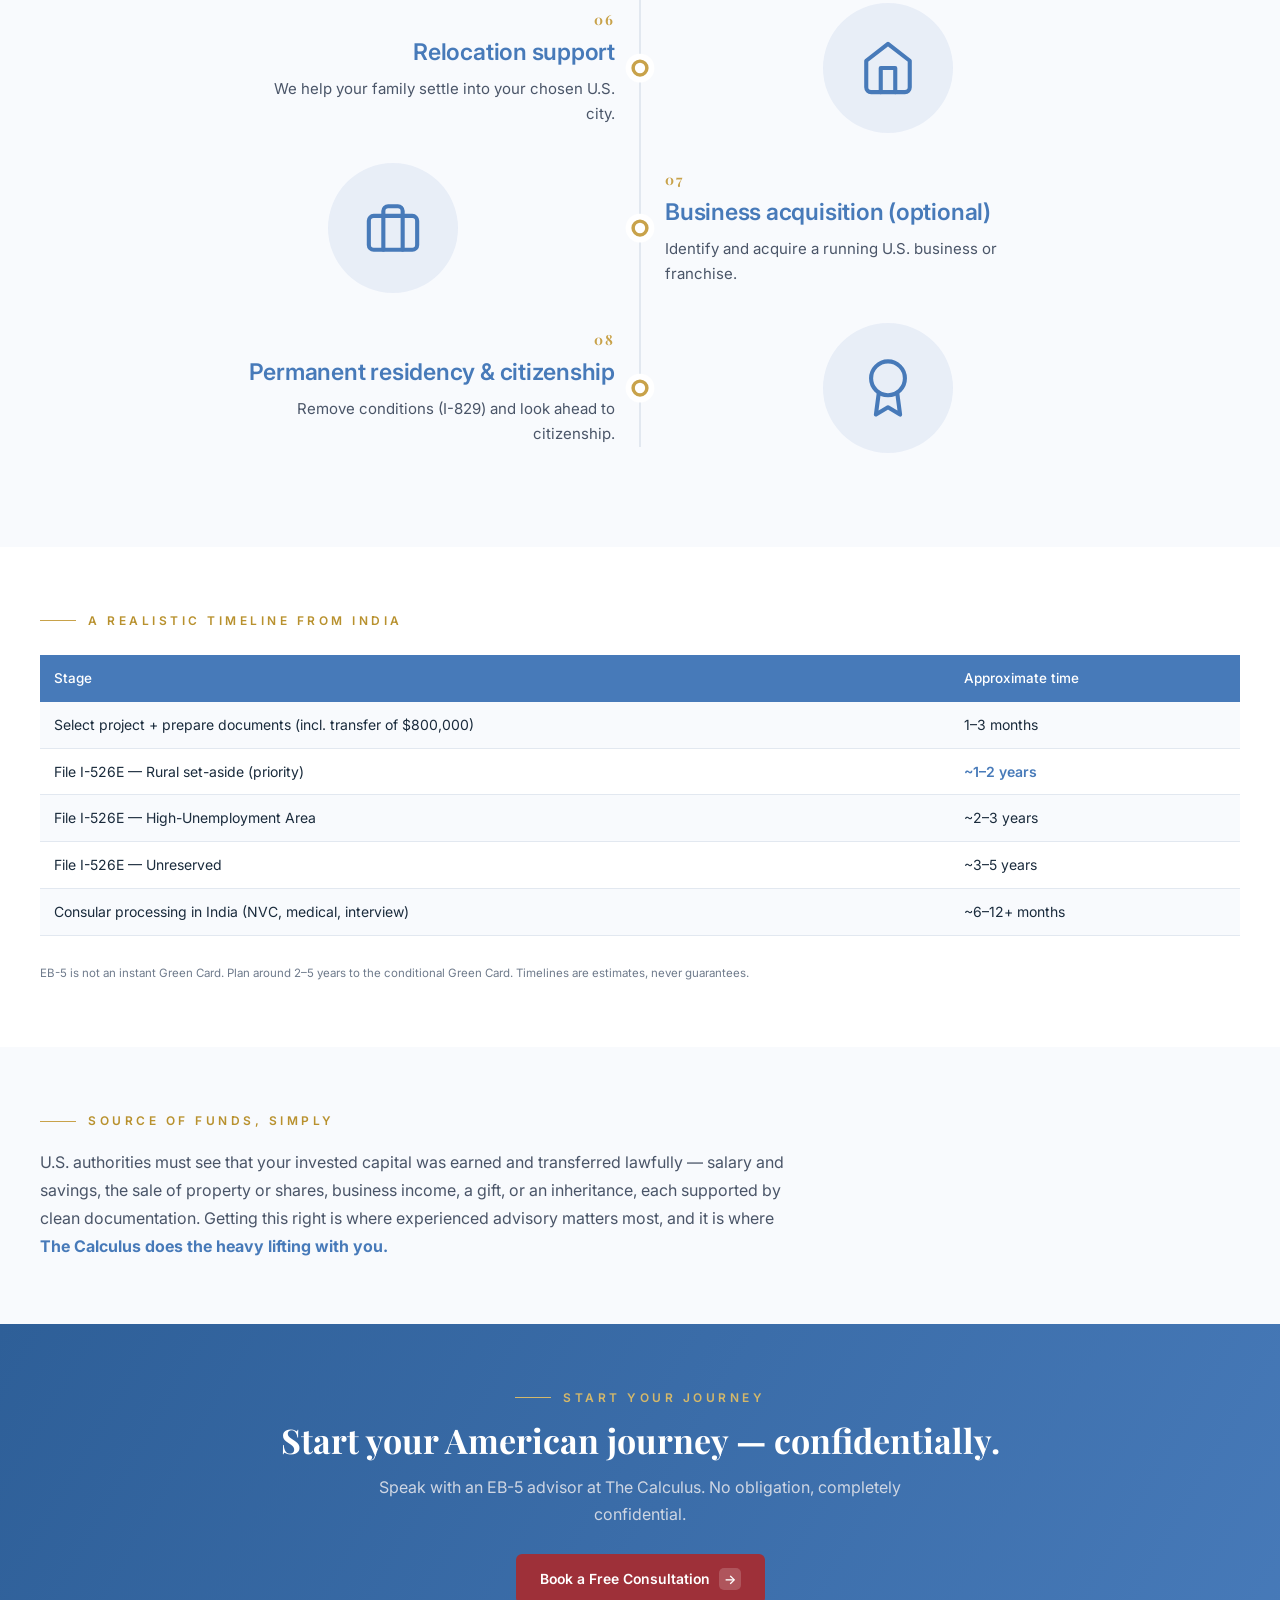
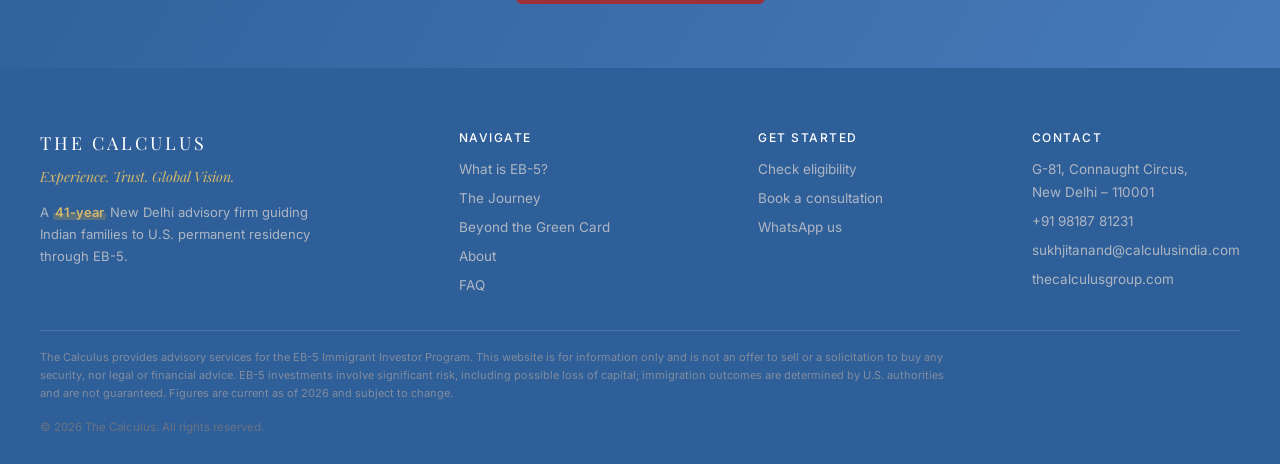
<file: journey.html>
<!doctype html>
<html lang="en">
  <head>
    <meta charset="UTF-8" />
    <meta name="viewport" content="width=device-width, initial-scale=1.0" />
    <title>
      The EB-5 Process &amp; Timeline for Indian Investors | The Calculus
    </title>
    <meta
      name="description"
      content="The EB-5 journey in 8 clear steps, with realistic India timelines for I-526E, conditional Green Card, and source of funds."
    />
    <link rel="preconnect" href="https://fonts.googleapis.com" />
    <link rel="preconnect" href="https://fonts.gstatic.com" crossorigin />
    <link
      href="https://fonts.googleapis.com/css2?family=Inter:wght@300;400;500;600;700&family=Playfair+Display:wght@400;500;600;700&display=swap"
      rel="stylesheet"
    />
    <link rel="icon" type="image/svg+xml" href="assets/logo-gold.svg" />
    <meta name="theme-color" content="#477AB9" />
    <link rel="canonical" href="https://thecalculusgroup.com/journey.html" />
    <link rel="stylesheet" href="styles.css" />
    <script>
      document.documentElement.classList.add("js");
      addEventListener("load", function () {
        setTimeout(function () {
          if (!window.__ok) {
            document.querySelectorAll(".reveal").forEach(function (e) {
              e.classList.add("in");
            });
          }
        }, 700);
      });
    </script>
  </head>
  <body>
    <div class="topbar solid" id="topbar">
      <div class="urgency">
        Act before <b>30 September 2026</b> — petitions filed by this date may
        be grandfathered under current EB-5 rules and investment amounts.
        <a href="contact.html">Talk to an advisor →</a>
      </div>
      <header id="hdr">
        <div class="wrap nav">
          <a class="brand" href="index.html"
            ><img
              class="logo"
              src="assets/logo-white.svg"
              alt="The Calculus"
            /><span class="nm">THE CALCULUS</span></a
          >
          <button class="burger" id="burger" aria-label="Menu">☰</button>
          <nav class="menu" id="menu">
            <a href="index.html">Home</a
            ><a href="what-is-eb5.html">What is EB-5?</a
            ><a href="journey.html">The Journey</a
            ><a href="why-us.html">Why Us</a
            ><a href="beyond.html">Beyond the Green Card</a
            ><a href="about.html">About</a
            ><a href="contact.html" class="btn btn-gold menu-only"
              >Book a Consultation <span class="arr">→</span></a
            >
          </nav>
          <div class="nav-right">
            <a href="contact.html" class="btn btn-gold"
              >Book a Consultation <span class="arr">→</span></a
            >
          </div>
        </div>
      </header>
    </div>
    <section class="phero">
      <svg
        class="skyline"
        viewBox="0 0 700 400"
        preserveAspectRatio="xMaxYMax slice"
        xmlns="http://www.w3.org/2000/svg"
      >
        <g fill="#31456b">
          <rect x="360" y="250" width="34" height="150" />
          <rect x="402" y="210" width="28" height="190" />
          <rect x="620" y="240" width="40" height="160" />
          <rect x="668" y="200" width="30" height="200" />
        </g>
        <g fill="#3f5c86">
          <rect x="516" y="300" width="70" height="34" />
          <rect x="528" y="262" width="46" height="40" />
          <polygon points="540,262 562,262 556,180 546,180" />
          <circle cx="551" cy="170" r="9" />
          <rect
            x="560"
            y="120"
            width="5"
            height="70"
            transform="rotate(20 562 150)"
          />
        </g>
      </svg>
      <div class="wrap">
        <div class="crumb reveal">
          <a href="index.html">Home</a> · The Journey
        </div>
        <h1 class="reveal">
          A clear, guided journey — from first question to Green Card.
        </h1>
        <p class="reveal">
          Eight steps, honest timelines, and an advisor beside you at every one.
        </p>
      </div>
    </section>
    <section>
      <div class="wrap">
        <div class="eyebrow reveal">The EB-5 journey</div>
        <div class="prose reveal d1">
          <p>
            Many families worry that EB-5 is complicated. It doesn't have to be.
            We break the process into eight clear steps and stay beside you at
            every one — from your first consultation to your family's permanent
            residency, and beyond.
          </p>
        </div>
      </div>
    </section>
    <section class="ivory">
      <div class="wrap">
        <div class="eyebrow reveal">Eight steps</div>
        <div class="jtl">
          <div class="tl-line"></div>
          <div class="jstep reveal">
            <div class="jart">
              <span class="jcirc"
                ><svg
                  viewBox="0 0 24 24"
                  fill="none"
                  stroke="currentColor"
                  stroke-width="1.7"
                  stroke-linecap="round"
                  stroke-linejoin="round"
                >
                  <path
                    d="M21 11.5a8.38 8.38 0 0 1-.9 3.8 8.5 8.5 0 0 1-7.6 4.7 8.38 8.38 0 0 1-3.8-.9L3 21l1.9-5.7a8.38 8.38 0 0 1-.9-3.8 8.5 8.5 0 0 1 4.7-7.6 8.38 8.38 0 0 1 3.8-.9h.5a8.48 8.48 0 0 1 8 8v.5z"
                  /></svg
              ></span>
            </div>
            <div class="jtxt">
              <div class="jno">01</div>
              <h3>Consultation &amp; eligibility review</h3>
              <p>
                We understand your goals and profile, and explain the current
                picture honestly.
              </p>
            </div>
            <span class="jnode"></span>
          </div>
          <div class="jstep reveal rev">
            <div class="jart">
              <span class="jcirc"
                ><svg
                  viewBox="0 0 24 24"
                  fill="none"
                  stroke="currentColor"
                  stroke-width="1.7"
                  stroke-linecap="round"
                  stroke-linejoin="round"
                >
                  <circle cx="11" cy="11" r="7" />
                  <line x1="21" y1="21" x2="16.65" y2="16.65" /></svg
              ></span>
            </div>
            <div class="jtxt">
              <div class="jno">02</div>
              <h3>Project selection</h3>
              <p>
                Evaluate a suitable, qualifying EB-5 project with our tier-1
                U.S. regional-center partner.
              </p>
            </div>
            <span class="jnode"></span>
          </div>
          <div class="jstep reveal">
            <div class="jart">
              <span class="jcirc"
                ><svg
                  viewBox="0 0 24 24"
                  fill="none"
                  stroke="currentColor"
                  stroke-width="1.7"
                  stroke-linecap="round"
                  stroke-linejoin="round"
                >
                  <path
                    d="M14 2H6a2 2 0 0 0-2 2v16a2 2 0 0 0 2 2h12a2 2 0 0 0 2-2V8z"
                  />
                  <polyline points="14 2 14 8 20 8" />
                  <line x1="16" y1="13" x2="8" y2="13" />
                  <line x1="16" y1="17" x2="8" y2="17" />
                  <line x1="10" y1="9" x2="8" y2="9" /></svg
              ></span>
            </div>
            <div class="jtxt">
              <div class="jno">03</div>
              <h3>Source-of-funds documentation</h3>
              <p>
                Prepare and organise your paperwork correctly — the single
                biggest factor in a smooth case.
              </p>
            </div>
            <span class="jnode"></span>
          </div>
          <div class="jstep reveal rev">
            <div class="jart">
              <span class="jcirc"
                ><svg
                  viewBox="0 0 24 24"
                  fill="none"
                  stroke="currentColor"
                  stroke-width="1.7"
                  stroke-linecap="round"
                  stroke-linejoin="round"
                >
                  <line x1="12" y1="1" x2="12" y2="23" />
                  <path
                    d="M17 5H9.5a3.5 3.5 0 0 0 0 7h5a3.5 3.5 0 0 1 0 7H6"
                  /></svg
              ></span>
            </div>
            <div class="jtxt">
              <div class="jno">04</div>
              <h3>Investment &amp; I-526E filing</h3>
              <p>You invest and file your EB-5 petition with USCIS.</p>
            </div>
            <span class="jnode"></span>
          </div>
          <div class="jstep reveal">
            <div class="jart">
              <span class="jcirc"
                ><svg
                  viewBox="0 0 24 24"
                  fill="none"
                  stroke="currentColor"
                  stroke-width="1.7"
                  stroke-linecap="round"
                  stroke-linejoin="round"
                >
                  <rect x="1" y="4" width="22" height="16" rx="2" ry="2" />
                  <line x1="1" y1="10" x2="23" y2="10" /></svg
              ></span>
            </div>
            <div class="jtxt">
              <div class="jno">05</div>
              <h3>Conditional Green Card</h3>
              <p>Granted to the investor and eligible family members.</p>
            </div>
            <span class="jnode"></span>
          </div>
          <div class="jstep reveal rev">
            <div class="jart">
              <span class="jcirc"
                ><svg
                  viewBox="0 0 24 24"
                  fill="none"
                  stroke="currentColor"
                  stroke-width="1.7"
                  stroke-linecap="round"
                  stroke-linejoin="round"
                >
                  <path d="M3 9l9-7 9 7v11a2 2 0 0 1-2 2H5a2 2 0 0 1-2-2z" />
                  <polyline points="9 22 9 12 15 12 15 22" /></svg
              ></span>
            </div>
            <div class="jtxt">
              <div class="jno">06</div>
              <h3>Relocation support</h3>
              <p>We help your family settle into your chosen U.S. city.</p>
            </div>
            <span class="jnode"></span>
          </div>
          <div class="jstep reveal">
            <div class="jart">
              <span class="jcirc"
                ><svg
                  viewBox="0 0 24 24"
                  fill="none"
                  stroke="currentColor"
                  stroke-width="1.7"
                  stroke-linecap="round"
                  stroke-linejoin="round"
                >
                  <rect x="2" y="7" width="20" height="14" rx="2" ry="2" />
                  <path d="M16 21V5a2 2 0 0 0-2-2h-4a2 2 0 0 0-2 2v16" /></svg
              ></span>
            </div>
            <div class="jtxt">
              <div class="jno">07</div>
              <h3>Business acquisition (optional)</h3>
              <p>Identify and acquire a running U.S. business or franchise.</p>
            </div>
            <span class="jnode"></span>
          </div>
          <div class="jstep reveal rev">
            <div class="jart">
              <span class="jcirc"
                ><svg
                  viewBox="0 0 24 24"
                  fill="none"
                  stroke="currentColor"
                  stroke-width="1.7"
                  stroke-linecap="round"
                  stroke-linejoin="round"
                >
                  <circle cx="12" cy="8" r="7" />
                  <polyline
                    points="8.21 13.89 7 23 12 20 17 23 15.79 13.88"
                  /></svg
              ></span>
            </div>
            <div class="jtxt">
              <div class="jno">08</div>
              <h3>Permanent residency &amp; citizenship</h3>
              <p>Remove conditions (I-829) and look ahead to citizenship.</p>
            </div>
            <span class="jnode"></span>
          </div>
        </div>
      </div>
    </section>
    <section>
      <div class="wrap">
        <div class="eyebrow reveal">A realistic timeline from India</div>
        <table class="ctable reveal">
          <tr>
            <th>Stage</th>
            <th>Approximate time</th>
          </tr>
          <tr>
            <td>
              Select project + prepare documents (incl. transfer of $800,000)
            </td>
            <td>1–3 months</td>
          </tr>
          <tr>
            <td>File I-526E — Rural set-aside (priority)</td>
            <td class="yes">~1–2 years</td>
          </tr>
          <tr>
            <td>File I-526E — High-Unemployment Area</td>
            <td>~2–3 years</td>
          </tr>
          <tr>
            <td>File I-526E — Unreserved</td>
            <td>~3–5 years</td>
          </tr>
          <tr>
            <td>Consular processing in India (NVC, medical, interview)</td>
            <td>~6–12+ months</td>
          </tr>
        </table>
        <p class="note reveal">
          EB-5 is not an instant Green Card. Plan around 2–5 years to the
          conditional Green Card. Timelines are estimates, never guarantees.
        </p>
      </div>
    </section>
    <section class="ivory">
      <div class="wrap">
        <div class="eyebrow reveal">Source of funds, simply</div>
        <div class="prose reveal d1">
          <p>
            U.S. authorities must see that your invested capital was earned and
            transferred lawfully — salary and savings, the sale of property or
            shares, business income, a gift, or an inheritance, each supported
            by clean documentation. Getting this right is where experienced
            advisory matters most, and it is where
            <b>The Calculus does the heavy lifting with you.</b>
          </p>
        </div>
      </div>
    </section>
    <section class="ctaband">
      <div class="wrap reveal">
        <div class="eyebrow light" style="justify-content: center">
          Start your journey
        </div>
        <h2 style="margin-top: 12px">
          Start your American journey — confidentially.
        </h2>
        <p>
          Speak with an EB-5 advisor at The Calculus. No obligation, completely
          confidential.
        </p>
        <a class="btn btn-gold" href="contact.html"
          >Book a Free Consultation <span class="arr">→</span></a
        >
      </div>
    </section>
    <footer>
      <div class="wrap">
        <div class="fgrid">
          <div class="fcol" style="max-width: 270px">
            <div class="nm">THE CALCULUS</div>
            <div class="tl">Experience. Trust. Global Vision.</div>
            <div style="margin-top: 12px; font-size: 13px">
              A <span class="yrs">41-year</span> New Delhi advisory firm guiding
              Indian families to U.S. permanent residency through EB-5.
            </div>
          </div>
          <div class="fcol">
            <b>NAVIGATE</b><a href="what-is-eb5.html">What is EB-5?</a
            ><a href="journey.html">The Journey</a
            ><a href="beyond.html">Beyond the Green Card</a
            ><a href="about.html">About</a><a href="faq.html">FAQ</a>
          </div>
          <div class="fcol">
            <b>GET STARTED</b><a href="eligibility.html">Check eligibility</a
            ><a href="contact.html">Book a consultation</a
            ><a href="https://wa.me/919818781231" target="_blank" rel="noopener"
              >WhatsApp us</a
            >
          </div>
          <div class="fcol">
            <b>CONTACT</b>
            <div>G-81, Connaught Circus,<br />New Delhi – 110001</div>
            <div>+91 98187 81231</div>
            <div>sukhjitanand@calculusindia.com</div>
            <div>thecalculusgroup.com</div>
          </div>
        </div>
        <div class="disc">
          The Calculus provides advisory services for the EB-5 Immigrant
          Investor Program. This website is for information only and is not an
          offer to sell or a solicitation to buy any security, nor legal or
          financial advice. EB-5 investments involve significant risk, including
          possible loss of capital; immigration outcomes are determined by U.S.
          authorities and are not guaranteed. Figures are current as of 2026 and
          subject to change.
        </div>
        <div class="copyr">
          © <span id="yr">2026</span> The Calculus. All rights reserved.
        </div>
      </div>
    </footer>
    <a
      class="wa"
      href="https://wa.me/919818781231"
      target="_blank"
      rel="noopener"
      aria-label="WhatsApp"
      ><svg viewBox="0 0 24 24">
        <path
          d="M12 2A10 10 0 0 0 3.5 17.5L2 22l4.6-1.5A10 10 0 1 0 12 2Zm5.3 14.2c-.2.6-1.2 1.1-1.7 1.1-.4 0-1 .1-3.2-.8-2.7-1.1-4.4-3.9-4.6-4.1-.1-.2-1-1.4-1-2.6s.6-1.8.9-2.1c.2-.2.4-.3.6-.3h.5c.2 0 .4 0 .6.5l.7 1.8c.1.2.1.4 0 .5l-.4.6c-.1.2-.3.3-.1.6.1.3.7 1.1 1.4 1.7.9.8 1.6 1 1.9 1.2.2.1.4 0 .5-.1l.6-.8c.2-.2.3-.2.6-.1l1.7.8c.3.1.4.2.5.3.1.2.1.6-.1 1Z"
        /></svg
    ></a>
    <div class="access-modal" data-access-modal aria-hidden="true">
      <div class="access-backdrop"></div>
      <div
        class="access-card"
        role="dialog"
        aria-modal="true"
        aria-labelledby="access-title"
        tabindex="-1"
      >
        <div class="access-kicker">Private EB-5 roadmap</div>
        <h2 id="access-title">Sign in to view the EB-5 journey.</h2>
        <p>
          Access the detailed document list, India-specific timeline notes, and
          advisor follow-up pathway for your family's case.
        </p>
        <ul>
          <li>Source-of-funds preparation checklist</li>
          <li>India-specific timing and filing notes</li>
          <li>Confidential advisor review pathway</li>
        </ul>
        <button class="google-access-btn" type="button" data-google-access>
          <span class="google-mark" aria-hidden="true">G</span>
          Continue with Google
        </button>
        <div class="access-divider"><span>or use phone number</span></div>
        <form class="access-phone" data-phone-access>
          <label for="access-phone">Phone number</label>
          <div class="access-phone-row">
            <input
              id="access-phone"
              name="phone"
              type="tel"
              inputmode="tel"
              autocomplete="tel"
              placeholder="+91 98765 43210"
              required
            />
            <button type="submit">Continue</button>
          </div>
        </form>
        <p class="access-note">
          Live Google authentication can be connected here once the OAuth client
          ID is ready.
        </p>
      </div>
    </div>
    <script src="scripts.js"></script>
  </body>
</html>
</file>
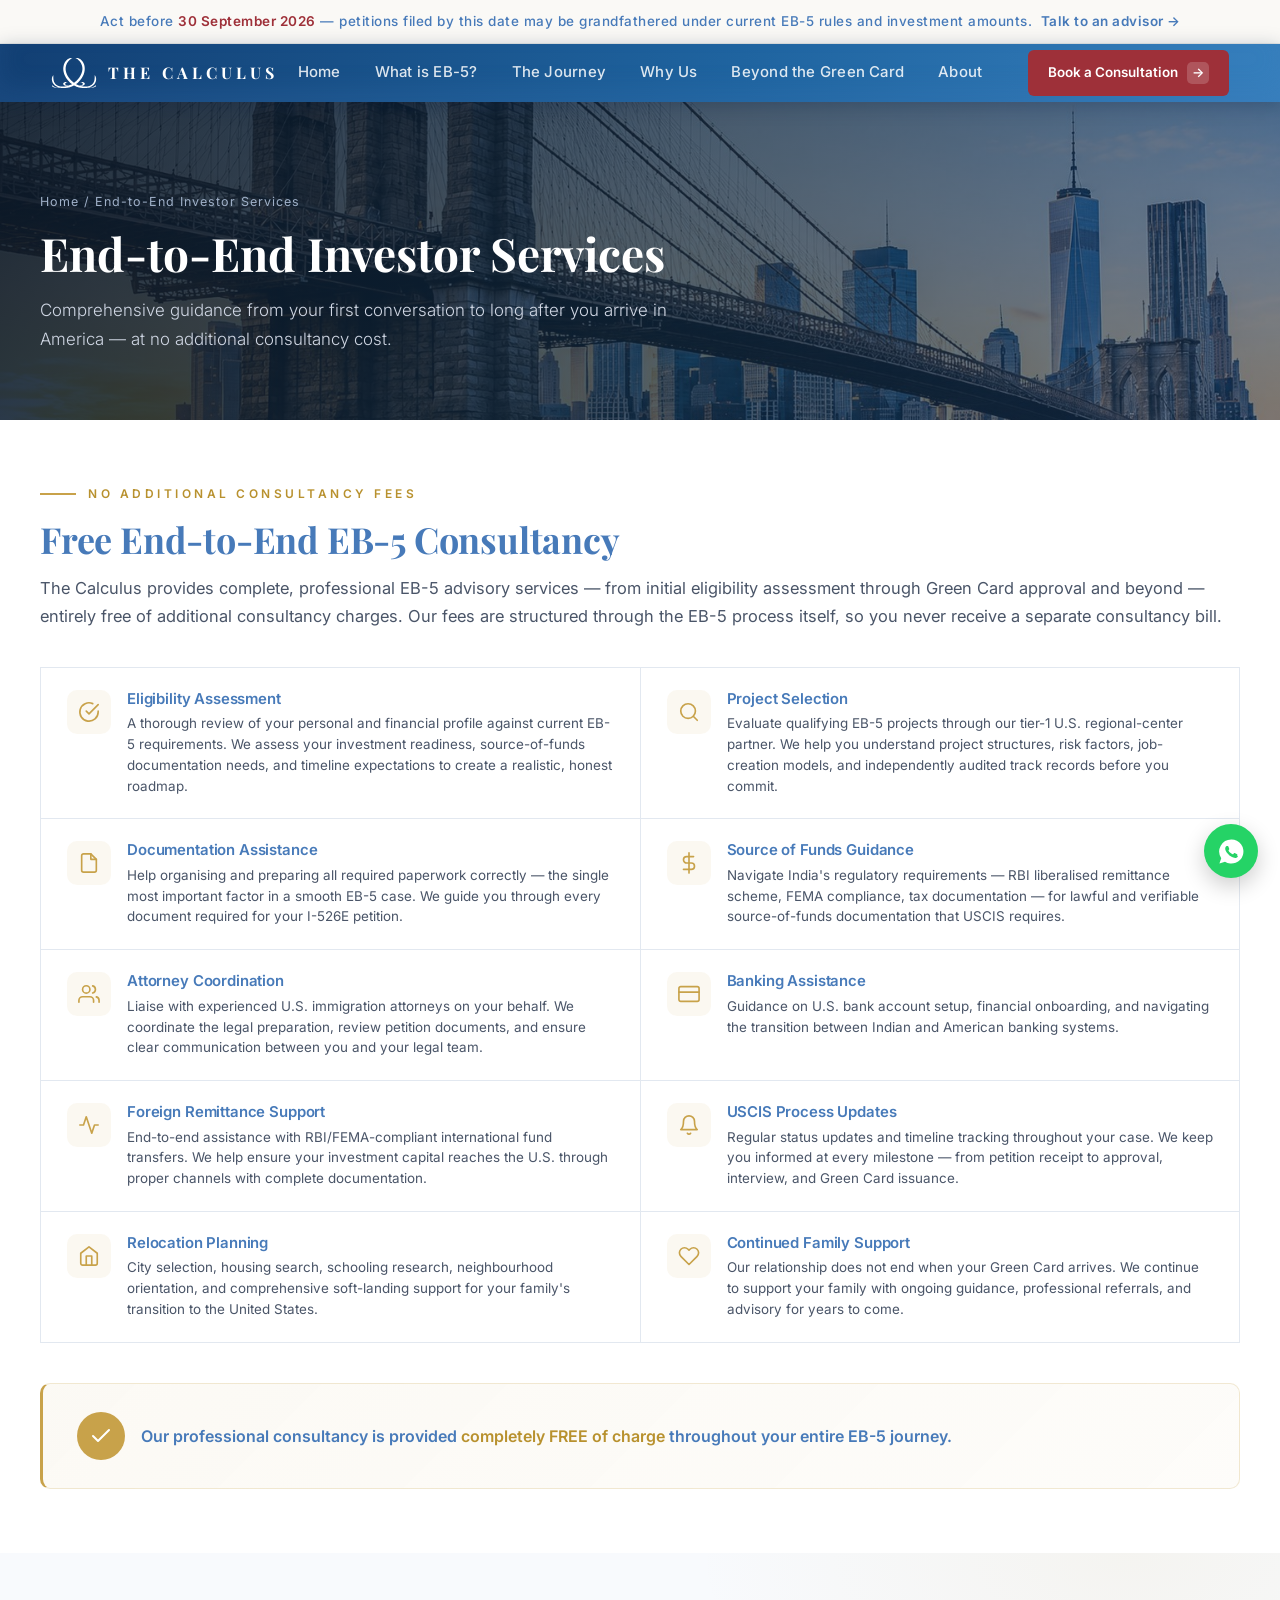
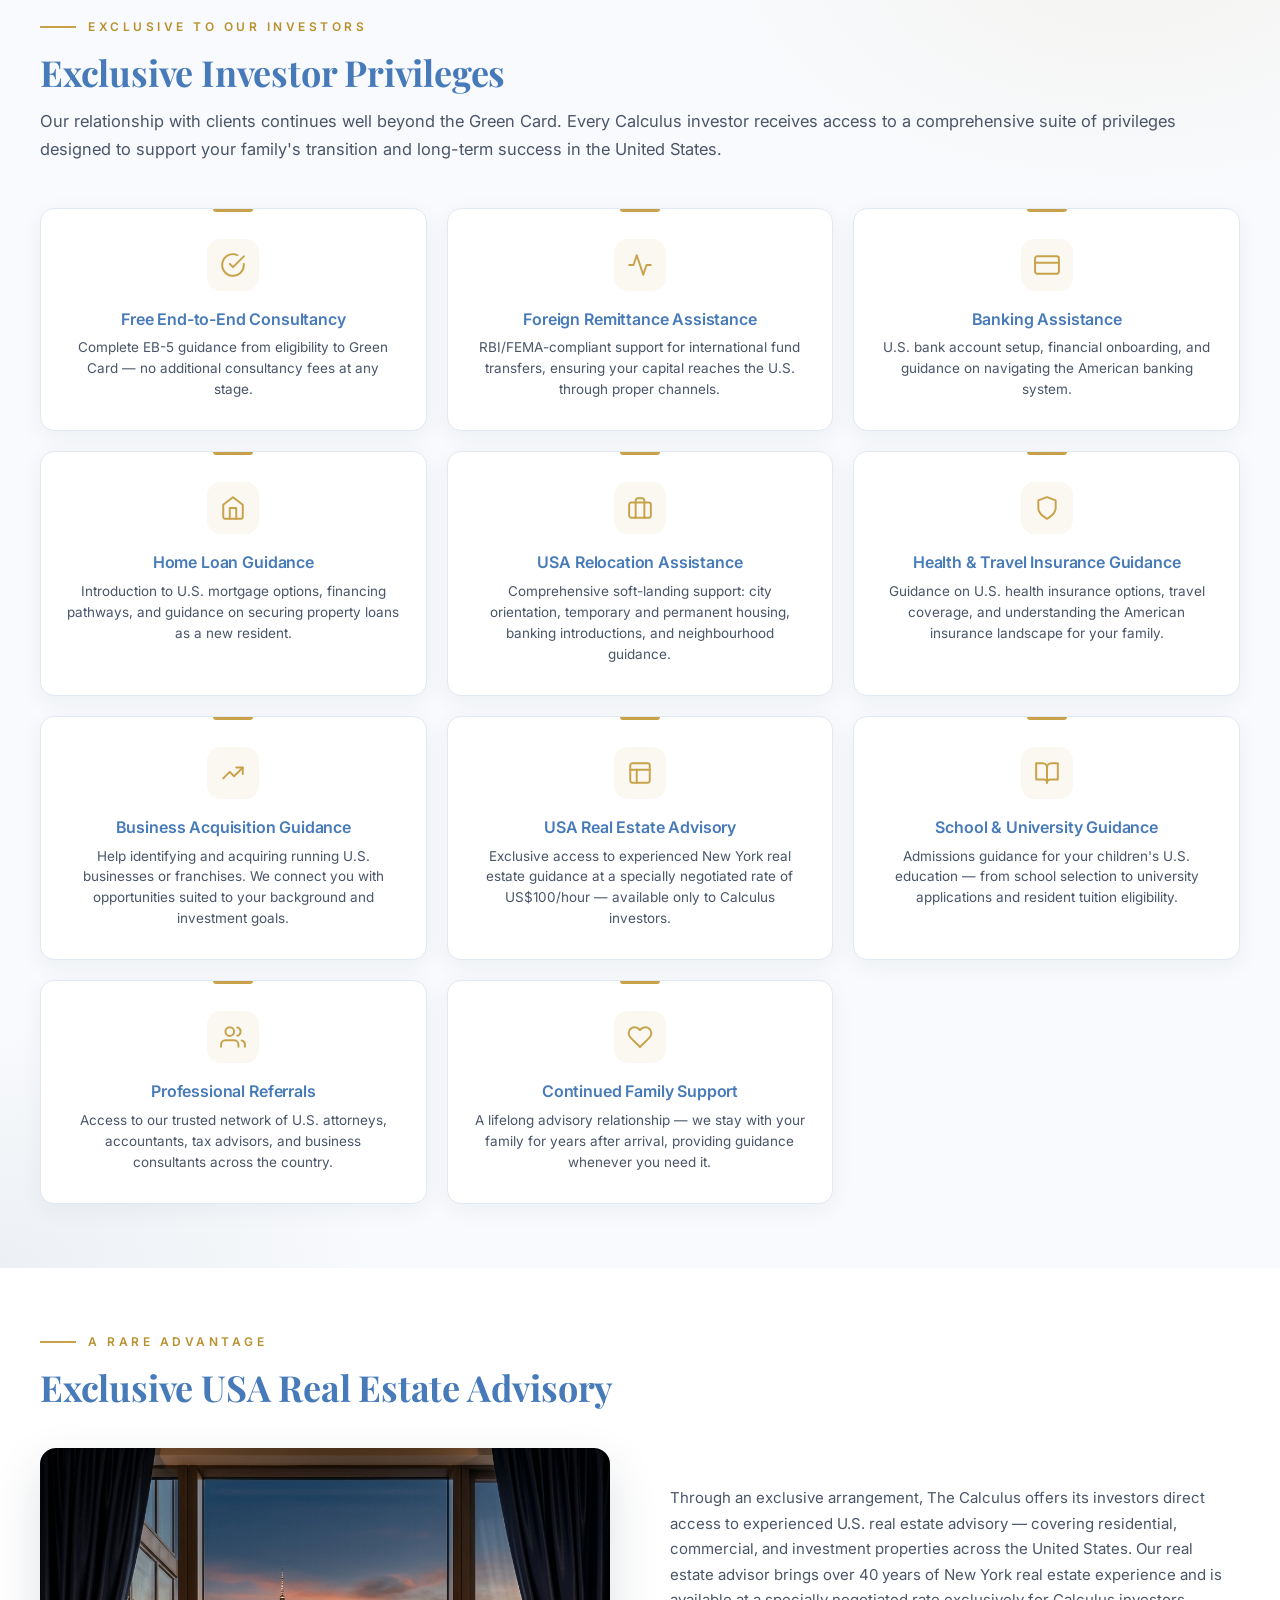
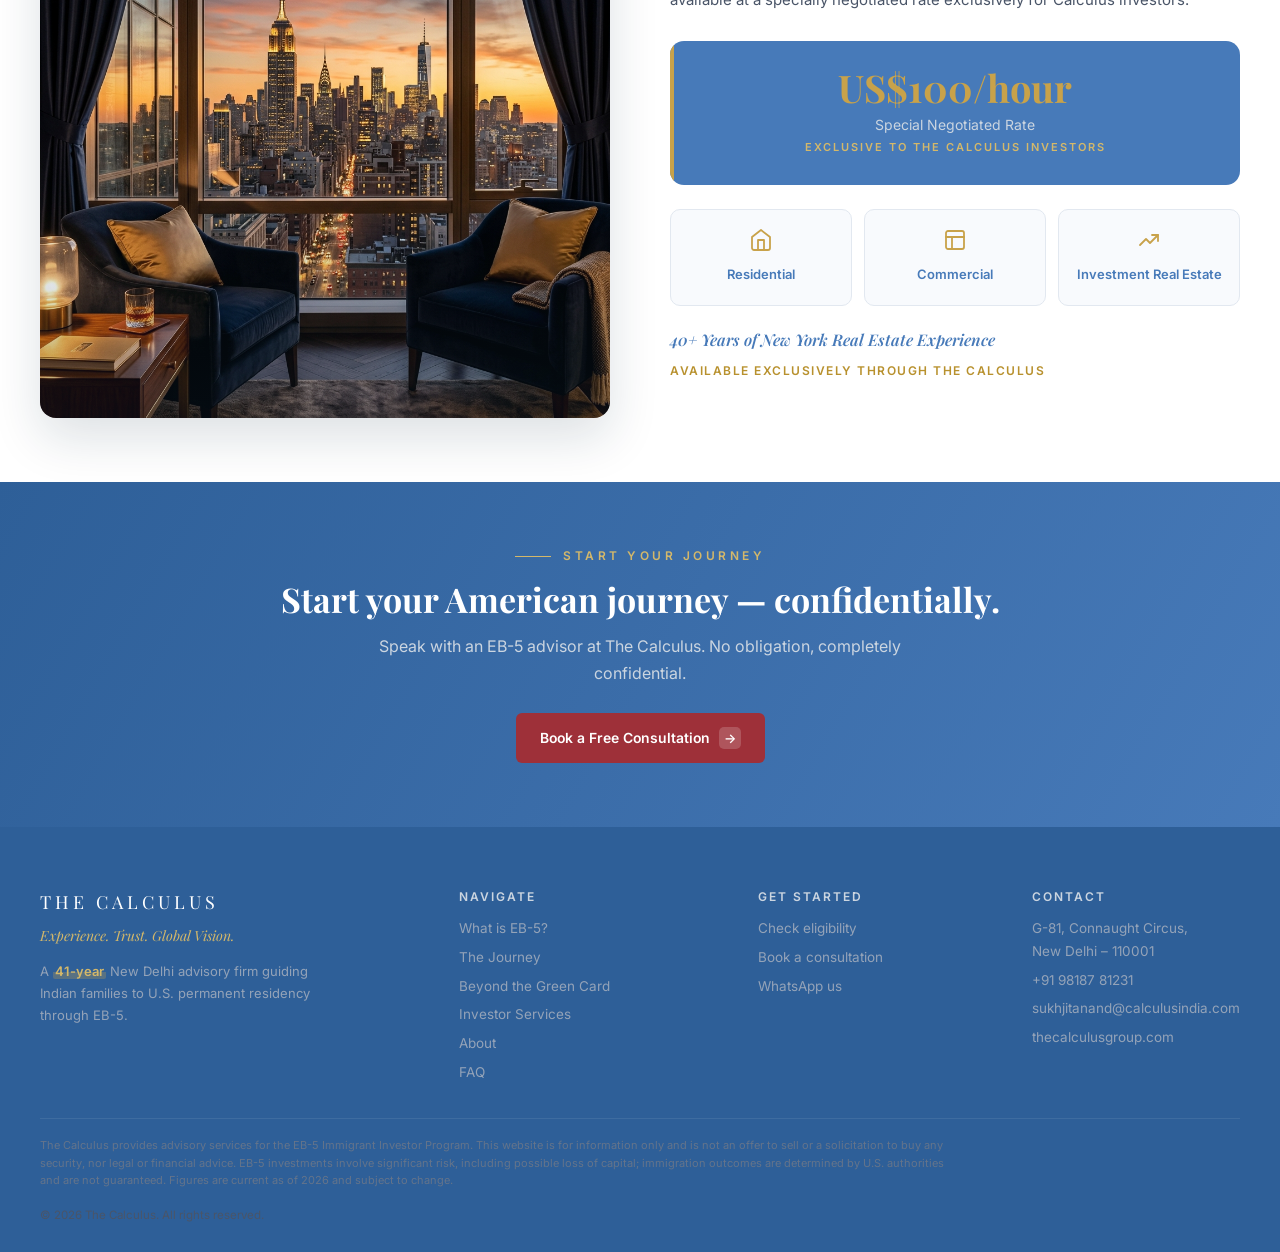
<file: services.html>
<!doctype html>
<html lang="en">
  <head>
    <meta charset="UTF-8" />
    <meta name="viewport" content="width=device-width, initial-scale=1.0" />
    <title>End-to-End Investor Services | The Calculus — EB-5 Advisory</title>
    <meta
      name="description"
      content="Comprehensive investor services from The Calculus: free EB-5 consultancy, relocation support, banking assistance, real estate advisory, business guidance, and continued family support."
    />
    <link rel="preconnect" href="https://fonts.googleapis.com" />
    <link rel="preconnect" href="https://fonts.gstatic.com" crossorigin />
    <link
      href="https://fonts.googleapis.com/css2?family=Inter:wght@300;400;500;600;700&family=Playfair+Display:wght@400;500;600;700&display=swap"
      rel="stylesheet"
    />
    <link rel="icon" type="image/svg+xml" href="assets/logo-gold.svg" />
    <meta name="theme-color" content="#477AB9" />
    <link rel="canonical" href="https://thecalculusgroup.com/services.html" />
    <link rel="stylesheet" href="styles.css" />
    <link rel="stylesheet" href="home.css" />
    <script>
      document.documentElement.classList.add("js");
      addEventListener("load", function () {
        setTimeout(function () {
          if (!window.__ok) {
            document.querySelectorAll(".reveal").forEach(function (e) {
              e.classList.add("in");
            });
          }
        }, 700);
      });
    </script>
  </head>
  <body>
    <div class="topbar solid" id="topbar">
      <div class="urgency">
        Act before <b>30 September 2026</b> — petitions filed by this date may
        be grandfathered under current EB-5 rules and investment amounts.
        <a href="contact.html">Talk to an advisor →</a>
      </div>

      <header id="hdr">
        <div class="wrap nav">
          <a class="brand" href="index.html"
            ><img
              class="logo"
              src="assets/logo-white.svg"
              alt="The Calculus"
            /><span class="nm">THE CALCULUS</span></a
          >
          <button class="burger" id="burger" aria-label="Menu">☰</button>
          <nav class="menu" id="menu">
            <a href="index.html">Home</a
            ><a href="what-is-eb5.html">What is EB-5?</a
            ><a href="journey.html">The Journey</a
            ><a href="why-us.html">Why Us</a
            ><a href="beyond.html">Beyond the Green Card</a
            ><a href="about.html">About</a>
            <a href="contact.html" class="btn btn-gold menu-only"
              >Book a Consultation <span class="arr">→</span></a
            >
          </nav>
          <div class="nav-right">
            <a href="contact.html" class="btn btn-gold"
              >Book a Consultation <span class="arr">→</span></a
            >
          </div>
        </div>
      </header>
    </div>

    <section class="phero">
      <div class="wrap">
        <div class="crumb">
          <a href="index.html">Home</a> / End-to-End Investor Services
        </div>
        <h1>End-to-End Investor Services</h1>
        <p>
          Comprehensive guidance from your first conversation to long after you
          arrive in America — at no additional consultancy cost.
        </p>
      </div>
    </section>

    <!-- ===== Free End-to-End Consultancy ===== -->
    <section>
      <div class="wrap">
        <div class="eyebrow reveal">No additional consultancy fees</div>
        <div class="sec-head reveal d1">
          <h2>Free End-to-End EB-5 Consultancy</h2>
        </div>
        <p class="lead reveal d2">
          The Calculus provides complete, professional EB-5 advisory services —
          from initial eligibility assessment through Green Card approval and
          beyond — entirely free of additional consultancy charges. Our fees are
          structured through the EB-5 process itself, so you never receive a
          separate consultancy bill.
        </p>

        <div class="svc-grid">
          <div class="svc-item reveal">
            <div class="svc-ic">
              <svg
                viewBox="0 0 24 24"
                fill="none"
                stroke="currentColor"
                stroke-width="1.8"
                stroke-linecap="round"
                stroke-linejoin="round"
              >
                <path d="M22 11.08V12a10 10 0 1 1-5.93-9.14" />
                <polyline points="22 4 12 14.01 9 11.01" />
              </svg>
            </div>
            <div>
              <h4>Eligibility Assessment</h4>
              <p>
                A thorough review of your personal and financial profile against
                current EB-5 requirements. We assess your investment readiness,
                source-of-funds documentation needs, and timeline expectations
                to create a realistic, honest roadmap.
              </p>
            </div>
          </div>
          <div class="svc-item reveal d1">
            <div class="svc-ic">
              <svg
                viewBox="0 0 24 24"
                fill="none"
                stroke="currentColor"
                stroke-width="1.8"
                stroke-linecap="round"
                stroke-linejoin="round"
              >
                <circle cx="11" cy="11" r="8" />
                <line x1="21" y1="21" x2="16.65" y2="16.65" />
              </svg>
            </div>
            <div>
              <h4>Project Selection</h4>
              <p>
                Evaluate qualifying EB-5 projects through our tier-1 U.S.
                regional-center partner. We help you understand project
                structures, risk factors, job-creation models, and independently
                audited track records before you commit.
              </p>
            </div>
          </div>
          <div class="svc-item reveal">
            <div class="svc-ic">
              <svg
                viewBox="0 0 24 24"
                fill="none"
                stroke="currentColor"
                stroke-width="1.8"
                stroke-linecap="round"
                stroke-linejoin="round"
              >
                <path
                  d="M14 2H6a2 2 0 0 0-2 2v16a2 2 0 0 0 2 2h12a2 2 0 0 0 2-2V8z"
                />
                <polyline points="14 2 14 8 20 8" />
              </svg>
            </div>
            <div>
              <h4>Documentation Assistance</h4>
              <p>
                Help organising and preparing all required paperwork correctly —
                the single most important factor in a smooth EB-5 case. We guide
                you through every document required for your I-526E petition.
              </p>
            </div>
          </div>
          <div class="svc-item reveal d1">
            <div class="svc-ic">
              <svg
                viewBox="0 0 24 24"
                fill="none"
                stroke="currentColor"
                stroke-width="1.8"
                stroke-linecap="round"
                stroke-linejoin="round"
              >
                <line x1="12" y1="1" x2="12" y2="23" />
                <path d="M17 5H9.5a3.5 3.5 0 0 0 0 7h5a3.5 3.5 0 0 1 0 7H6" />
              </svg>
            </div>
            <div>
              <h4>Source of Funds Guidance</h4>
              <p>
                Navigate India's regulatory requirements — RBI liberalised
                remittance scheme, FEMA compliance, tax documentation — for
                lawful and verifiable source-of-funds documentation that USCIS
                requires.
              </p>
            </div>
          </div>
          <div class="svc-item reveal">
            <div class="svc-ic">
              <svg
                viewBox="0 0 24 24"
                fill="none"
                stroke="currentColor"
                stroke-width="1.8"
                stroke-linecap="round"
                stroke-linejoin="round"
              >
                <path d="M17 21v-2a4 4 0 0 0-4-4H5a4 4 0 0 0-4 4v2" />
                <circle cx="9" cy="7" r="4" />
                <path d="M23 21v-2a4 4 0 0 0-3-3.87" />
                <path d="M16 3.13a4 4 0 0 1 0 7.75" />
              </svg>
            </div>
            <div>
              <h4>Attorney Coordination</h4>
              <p>
                Liaise with experienced U.S. immigration attorneys on your
                behalf. We coordinate the legal preparation, review petition
                documents, and ensure clear communication between you and your
                legal team.
              </p>
            </div>
          </div>
          <div class="svc-item reveal d1">
            <div class="svc-ic">
              <svg
                viewBox="0 0 24 24"
                fill="none"
                stroke="currentColor"
                stroke-width="1.8"
                stroke-linecap="round"
                stroke-linejoin="round"
              >
                <rect x="1" y="4" width="22" height="16" rx="2" ry="2" />
                <line x1="1" y1="10" x2="23" y2="10" />
              </svg>
            </div>
            <div>
              <h4>Banking Assistance</h4>
              <p>
                Guidance on U.S. bank account setup, financial onboarding, and
                navigating the transition between Indian and American banking
                systems.
              </p>
            </div>
          </div>
          <div class="svc-item reveal">
            <div class="svc-ic">
              <svg
                viewBox="0 0 24 24"
                fill="none"
                stroke="currentColor"
                stroke-width="1.8"
                stroke-linecap="round"
                stroke-linejoin="round"
              >
                <polyline points="22 12 18 12 15 21 9 3 6 12 2 12" />
              </svg>
            </div>
            <div>
              <h4>Foreign Remittance Support</h4>
              <p>
                End-to-end assistance with RBI/FEMA-compliant international fund
                transfers. We help ensure your investment capital reaches the
                U.S. through proper channels with complete documentation.
              </p>
            </div>
          </div>
          <div class="svc-item reveal d1">
            <div class="svc-ic">
              <svg
                viewBox="0 0 24 24"
                fill="none"
                stroke="currentColor"
                stroke-width="1.8"
                stroke-linecap="round"
                stroke-linejoin="round"
              >
                <path d="M18 8A6 6 0 0 0 6 8c0 7-3 9-3 9h18s-3-2-3-9" />
                <path d="M13.73 21a2 2 0 0 1-3.46 0" />
              </svg>
            </div>
            <div>
              <h4>USCIS Process Updates</h4>
              <p>
                Regular status updates and timeline tracking throughout your
                case. We keep you informed at every milestone — from petition
                receipt to approval, interview, and Green Card issuance.
              </p>
            </div>
          </div>
          <div class="svc-item reveal">
            <div class="svc-ic">
              <svg
                viewBox="0 0 24 24"
                fill="none"
                stroke="currentColor"
                stroke-width="1.8"
                stroke-linecap="round"
                stroke-linejoin="round"
              >
                <path d="M3 9l9-7 9 7v11a2 2 0 0 1-2 2H5a2 2 0 0 1-2-2z" />
                <polyline points="9 22 9 12 15 12 15 22" />
              </svg>
            </div>
            <div>
              <h4>Relocation Planning</h4>
              <p>
                City selection, housing search, schooling research,
                neighbourhood orientation, and comprehensive soft-landing
                support for your family's transition to the United States.
              </p>
            </div>
          </div>
          <div class="svc-item reveal d1">
            <div class="svc-ic">
              <svg
                viewBox="0 0 24 24"
                fill="none"
                stroke="currentColor"
                stroke-width="1.8"
                stroke-linecap="round"
                stroke-linejoin="round"
              >
                <path
                  d="M20.84 4.61a5.5 5.5 0 0 0-7.78 0L12 5.67l-1.06-1.06a5.5 5.5 0 0 0-7.78 7.78l1.06 1.06L12 21.23l7.78-7.78 1.06-1.06a5.5 5.5 0 0 0 0-7.78z"
                />
              </svg>
            </div>
            <div>
              <h4>Continued Family Support</h4>
              <p>
                Our relationship does not end when your Green Card arrives. We
                continue to support your family with ongoing guidance,
                professional referrals, and advisory for years to come.
              </p>
            </div>
          </div>
        </div>

        <div class="premium-callout reveal">
          <div class="pc-ic">
            <svg
              viewBox="0 0 24 24"
              fill="none"
              stroke="currentColor"
              stroke-width="2"
              stroke-linecap="round"
              stroke-linejoin="round"
            >
              <polyline points="20 6 9 17 4 12" />
            </svg>
          </div>
          <p>
            Our professional consultancy is provided
            <span>completely FREE of charge</span> throughout your entire EB-5
            journey.
          </p>
        </div>
      </div>
    </section>

    <!-- ===== Exclusive Investor Privileges ===== -->
    <section class="ivory">
      <div class="wrap">
        <div class="eyebrow reveal">Exclusive to our investors</div>
        <div class="sec-head reveal d1">
          <h2>Exclusive Investor Privileges</h2>
        </div>
        <p class="lead reveal d2">
          Our relationship with clients continues well beyond the Green Card.
          Every Calculus investor receives access to a comprehensive suite of
          privileges designed to support your family's transition and long-term
          success in the United States.
        </p>

        <div class="priv-grid">
          <div class="priv-card reveal">
            <div class="priv-ic">
              <svg
                viewBox="0 0 24 24"
                fill="none"
                stroke="currentColor"
                stroke-width="1.8"
                stroke-linecap="round"
                stroke-linejoin="round"
              >
                <path d="M22 11.08V12a10 10 0 1 1-5.93-9.14" />
                <polyline points="22 4 12 14.01 9 11.01" />
              </svg>
            </div>
            <h4>Free End-to-End Consultancy</h4>
            <p>
              Complete EB-5 guidance from eligibility to Green Card — no
              additional consultancy fees at any stage.
            </p>
          </div>
          <div class="priv-card reveal d1">
            <div class="priv-ic">
              <svg
                viewBox="0 0 24 24"
                fill="none"
                stroke="currentColor"
                stroke-width="1.8"
                stroke-linecap="round"
                stroke-linejoin="round"
              >
                <polyline points="22 12 18 12 15 21 9 3 6 12 2 12" />
              </svg>
            </div>
            <h4>Foreign Remittance Assistance</h4>
            <p>
              RBI/FEMA-compliant support for international fund transfers,
              ensuring your capital reaches the U.S. through proper channels.
            </p>
          </div>
          <div class="priv-card reveal d2">
            <div class="priv-ic">
              <svg
                viewBox="0 0 24 24"
                fill="none"
                stroke="currentColor"
                stroke-width="1.8"
                stroke-linecap="round"
                stroke-linejoin="round"
              >
                <rect x="1" y="4" width="22" height="16" rx="2" ry="2" />
                <line x1="1" y1="10" x2="23" y2="10" />
              </svg>
            </div>
            <h4>Banking Assistance</h4>
            <p>
              U.S. bank account setup, financial onboarding, and guidance on
              navigating the American banking system.
            </p>
          </div>
          <div class="priv-card reveal">
            <div class="priv-ic">
              <svg
                viewBox="0 0 24 24"
                fill="none"
                stroke="currentColor"
                stroke-width="1.8"
                stroke-linecap="round"
                stroke-linejoin="round"
              >
                <path d="M3 9l9-7 9 7v11a2 2 0 0 1-2 2H5a2 2 0 0 1-2-2z" />
                <polyline points="9 22 9 12 15 12 15 22" />
              </svg>
            </div>
            <h4>Home Loan Guidance</h4>
            <p>
              Introduction to U.S. mortgage options, financing pathways, and
              guidance on securing property loans as a new resident.
            </p>
          </div>
          <div class="priv-card reveal d1">
            <div class="priv-ic">
              <svg
                viewBox="0 0 24 24"
                fill="none"
                stroke="currentColor"
                stroke-width="1.8"
                stroke-linecap="round"
                stroke-linejoin="round"
              >
                <rect x="2" y="7" width="20" height="14" rx="2" ry="2" />
                <path d="M16 21V5a2 2 0 0 0-2-2h-4a2 2 0 0 0-2 2v16" />
              </svg>
            </div>
            <h4>USA Relocation Assistance</h4>
            <p>
              Comprehensive soft-landing support: city orientation, temporary
              and permanent housing, banking introductions, and neighbourhood
              guidance.
            </p>
          </div>
          <div class="priv-card reveal d2">
            <div class="priv-ic">
              <svg
                viewBox="0 0 24 24"
                fill="none"
                stroke="currentColor"
                stroke-width="1.8"
                stroke-linecap="round"
                stroke-linejoin="round"
              >
                <path d="M12 22s8-4 8-10V5l-8-3-8 3v7c0 6 8 10 8 10z" />
              </svg>
            </div>
            <h4>Health &amp; Travel Insurance Guidance</h4>
            <p>
              Guidance on U.S. health insurance options, travel coverage, and
              understanding the American insurance landscape for your family.
            </p>
          </div>
          <div class="priv-card reveal">
            <div class="priv-ic">
              <svg
                viewBox="0 0 24 24"
                fill="none"
                stroke="currentColor"
                stroke-width="1.8"
                stroke-linecap="round"
                stroke-linejoin="round"
              >
                <polyline points="3 17 9 11 13 15 21 7" />
                <polyline points="15 7 21 7 21 13" />
              </svg>
            </div>
            <h4>Business Acquisition Guidance</h4>
            <p>
              Help identifying and acquiring running U.S. businesses or
              franchises. We connect you with opportunities suited to your
              background and investment goals.
            </p>
          </div>
          <div class="priv-card reveal d1">
            <div class="priv-ic">
              <svg
                viewBox="0 0 24 24"
                fill="none"
                stroke="currentColor"
                stroke-width="1.8"
                stroke-linecap="round"
                stroke-linejoin="round"
              >
                <rect x="3" y="3" width="18" height="18" rx="2" ry="2" />
                <line x1="3" y1="9" x2="21" y2="9" />
                <line x1="9" y1="21" x2="9" y2="9" />
              </svg>
            </div>
            <h4>USA Real Estate Advisory</h4>
            <p>
              Exclusive access to experienced New York real estate guidance at a
              specially negotiated rate of US$100/hour — available only to
              Calculus investors.
            </p>
          </div>
          <div class="priv-card reveal d2">
            <div class="priv-ic">
              <svg
                viewBox="0 0 24 24"
                fill="none"
                stroke="currentColor"
                stroke-width="1.8"
                stroke-linecap="round"
                stroke-linejoin="round"
              >
                <path d="M2 3h6a4 4 0 0 1 4 4v14a3 3 0 0 0-3-3H2z" />
                <path d="M22 3h-6a4 4 0 0 0-4 4v14a3 3 0 0 1 3-3h7z" />
              </svg>
            </div>
            <h4>School &amp; University Guidance</h4>
            <p>
              Admissions guidance for your children's U.S. education — from
              school selection to university applications and resident tuition
              eligibility.
            </p>
          </div>
          <div class="priv-card reveal">
            <div class="priv-ic">
              <svg
                viewBox="0 0 24 24"
                fill="none"
                stroke="currentColor"
                stroke-width="1.8"
                stroke-linecap="round"
                stroke-linejoin="round"
              >
                <path d="M17 21v-2a4 4 0 0 0-4-4H5a4 4 0 0 0-4 4v2" />
                <circle cx="9" cy="7" r="4" />
                <path d="M23 21v-2a4 4 0 0 0-3-3.87" />
                <path d="M16 3.13a4 4 0 0 1 0 7.75" />
              </svg>
            </div>
            <h4>Professional Referrals</h4>
            <p>
              Access to our trusted network of U.S. attorneys, accountants, tax
              advisors, and business consultants across the country.
            </p>
          </div>
          <div class="priv-card reveal d1">
            <div class="priv-ic">
              <svg
                viewBox="0 0 24 24"
                fill="none"
                stroke="currentColor"
                stroke-width="1.8"
                stroke-linecap="round"
                stroke-linejoin="round"
              >
                <path
                  d="M20.84 4.61a5.5 5.5 0 0 0-7.78 0L12 5.67l-1.06-1.06a5.5 5.5 0 0 0-7.78 7.78l1.06 1.06L12 21.23l7.78-7.78 1.06-1.06a5.5 5.5 0 0 0 0-7.78z"
                />
              </svg>
            </div>
            <h4>Continued Family Support</h4>
            <p>
              A lifelong advisory relationship — we stay with your family for
              years after arrival, providing guidance whenever you need it.
            </p>
          </div>
        </div>
      </div>
    </section>

    <!-- ===== USA Real Estate Advisory ===== -->
    <section>
      <div class="wrap">
        <div class="eyebrow reveal">A rare advantage</div>
        <div class="sec-head reveal d1">
          <h2>Exclusive USA Real Estate Advisory</h2>
        </div>
        <div class="re-showcase">
          <div class="re-img reveal">
            <img
              src="assets/realestate.jpg"
              alt="New York City skyline at golden hour"
              loading="lazy"
            />
          </div>
          <div class="re-content reveal d1">
            <p>
              Through an exclusive arrangement, The Calculus offers its
              investors direct access to experienced U.S. real estate advisory —
              covering residential, commercial, and investment properties across
              the United States. Our real estate advisor brings over 40 years of
              New York real estate experience and is available at a specially
              negotiated rate exclusively for Calculus investors.
            </p>
            <div class="re-pricing">
              <div class="re-price">US$100/hour</div>
              <div class="re-rate-label">Special Negotiated Rate</div>
              <div class="re-exclusive">
                Exclusive to The Calculus Investors
              </div>
            </div>
            <div class="re-types">
              <div class="re-type">
                <svg
                  viewBox="0 0 24 24"
                  fill="none"
                  stroke="currentColor"
                  stroke-width="1.8"
                  stroke-linecap="round"
                  stroke-linejoin="round"
                >
                  <path d="M3 9l9-7 9 7v11a2 2 0 0 1-2 2H5a2 2 0 0 1-2-2z" />
                  <polyline points="9 22 9 12 15 12 15 22" /></svg
                ><span>Residential</span>
              </div>
              <div class="re-type">
                <svg
                  viewBox="0 0 24 24"
                  fill="none"
                  stroke="currentColor"
                  stroke-width="1.8"
                  stroke-linecap="round"
                  stroke-linejoin="round"
                >
                  <rect x="3" y="3" width="18" height="18" rx="2" ry="2" />
                  <line x1="3" y1="9" x2="21" y2="9" />
                  <line x1="9" y1="21" x2="9" y2="9" /></svg
                ><span>Commercial</span>
              </div>
              <div class="re-type">
                <svg
                  viewBox="0 0 24 24"
                  fill="none"
                  stroke="currentColor"
                  stroke-width="1.8"
                  stroke-linecap="round"
                  stroke-linejoin="round"
                >
                  <polyline points="3 17 9 11 13 15 21 7" />
                  <polyline points="15 7 21 7 21 13" /></svg
                ><span>Investment Real Estate</span>
              </div>
            </div>
            <div class="re-trust">
              40+ Years of New York Real Estate Experience
            </div>
            <div class="re-excl-note">
              Available exclusively through The Calculus
            </div>
          </div>
        </div>
      </div>
    </section>

    <!-- ===== CTA Band ===== -->
    <section class="ctaband">
      <div class="wrap reveal">
        <div class="eyebrow light" style="justify-content: center">
          Start your journey
        </div>
        <h2 style="margin-top: 12px">
          Start your American journey — confidentially.
        </h2>
        <p>
          Speak with an EB-5 advisor at The Calculus. No obligation, completely
          confidential.
        </p>
        <a class="btn btn-gold" href="contact.html"
          >Book a Free Consultation <span class="arr">→</span></a
        >
      </div>
    </section>

    <footer>
      <div class="wrap">
        <div class="fgrid">
          <div class="fcol" style="max-width: 270px">
            <div class="nm">THE CALCULUS</div>
            <div class="tl">Experience. Trust. Global Vision.</div>
            <div style="margin-top: 12px; font-size: 13px">
              A <span class="yrs">41-year</span> New Delhi advisory firm guiding
              Indian families to U.S. permanent residency through EB-5.
            </div>
          </div>
          <div class="fcol">
            <b>NAVIGATE</b><a href="what-is-eb5.html">What is EB-5?</a
            ><a href="journey.html">The Journey</a
            ><a href="beyond.html">Beyond the Green Card</a
            ><a href="services.html">Investor Services</a
            ><a href="about.html">About</a><a href="faq.html">FAQ</a>
          </div>
          <div class="fcol">
            <b>GET STARTED</b><a href="eligibility.html">Check eligibility</a
            ><a href="contact.html">Book a consultation</a
            ><a href="https://wa.me/919818781231" target="_blank" rel="noopener"
              >WhatsApp us</a
            >
          </div>
          <div class="fcol">
            <b>CONTACT</b>
            <div>G-81, Connaught Circus,<br />New Delhi – 110001</div>
            <div>+91 98187 81231</div>
            <div>sukhjitanand@calculusindia.com</div>
            <div>thecalculusgroup.com</div>
          </div>
        </div>
        <div class="disc">
          The Calculus provides advisory services for the EB-5 Immigrant
          Investor Program. This website is for information only and is not an
          offer to sell or a solicitation to buy any security, nor legal or
          financial advice. EB-5 investments involve significant risk, including
          possible loss of capital; immigration outcomes are determined by U.S.
          authorities and are not guaranteed. Figures are current as of 2026 and
          subject to change.
        </div>
        <div class="copyr">
          © <span id="yr">2026</span> The Calculus. All rights reserved.
        </div>
      </div>
    </footer>

    <a
      class="wa"
      href="https://wa.me/919818781231"
      target="_blank"
      rel="noopener"
      aria-label="WhatsApp"
      ><svg viewBox="0 0 24 24">
        <path
          d="M12 2A10 10 0 0 0 3.5 17.5L2 22l4.6-1.5A10 10 0 1 0 12 2Zm5.3 14.2c-.2.6-1.2 1.1-1.7 1.1-.4 0-1 .1-3.2-.8-2.7-1.1-4.4-3.9-4.6-4.1-.1-.2-1-1.4-1-2.6s.6-1.8.9-2.1c.2-.2.4-.3.6-.3h.5c.2 0 .4 0 .6.5l.7 1.8c.1.2.1.4 0 .5l-.4.6c-.1.2-.3.3-.1.6.1.3.7 1.1 1.4 1.7.9.8 1.6 1 1.9 1.2.2.1.4 0 .5-.1l.6-.8c.2-.2.3-.2.6-.1l1.7.8c.3.1.4.2.5.3.1.2.1.6-.1 1Z"
        /></svg
    ></a>
    <script src="scripts.js"></script>
  </body>
</html>
</file>
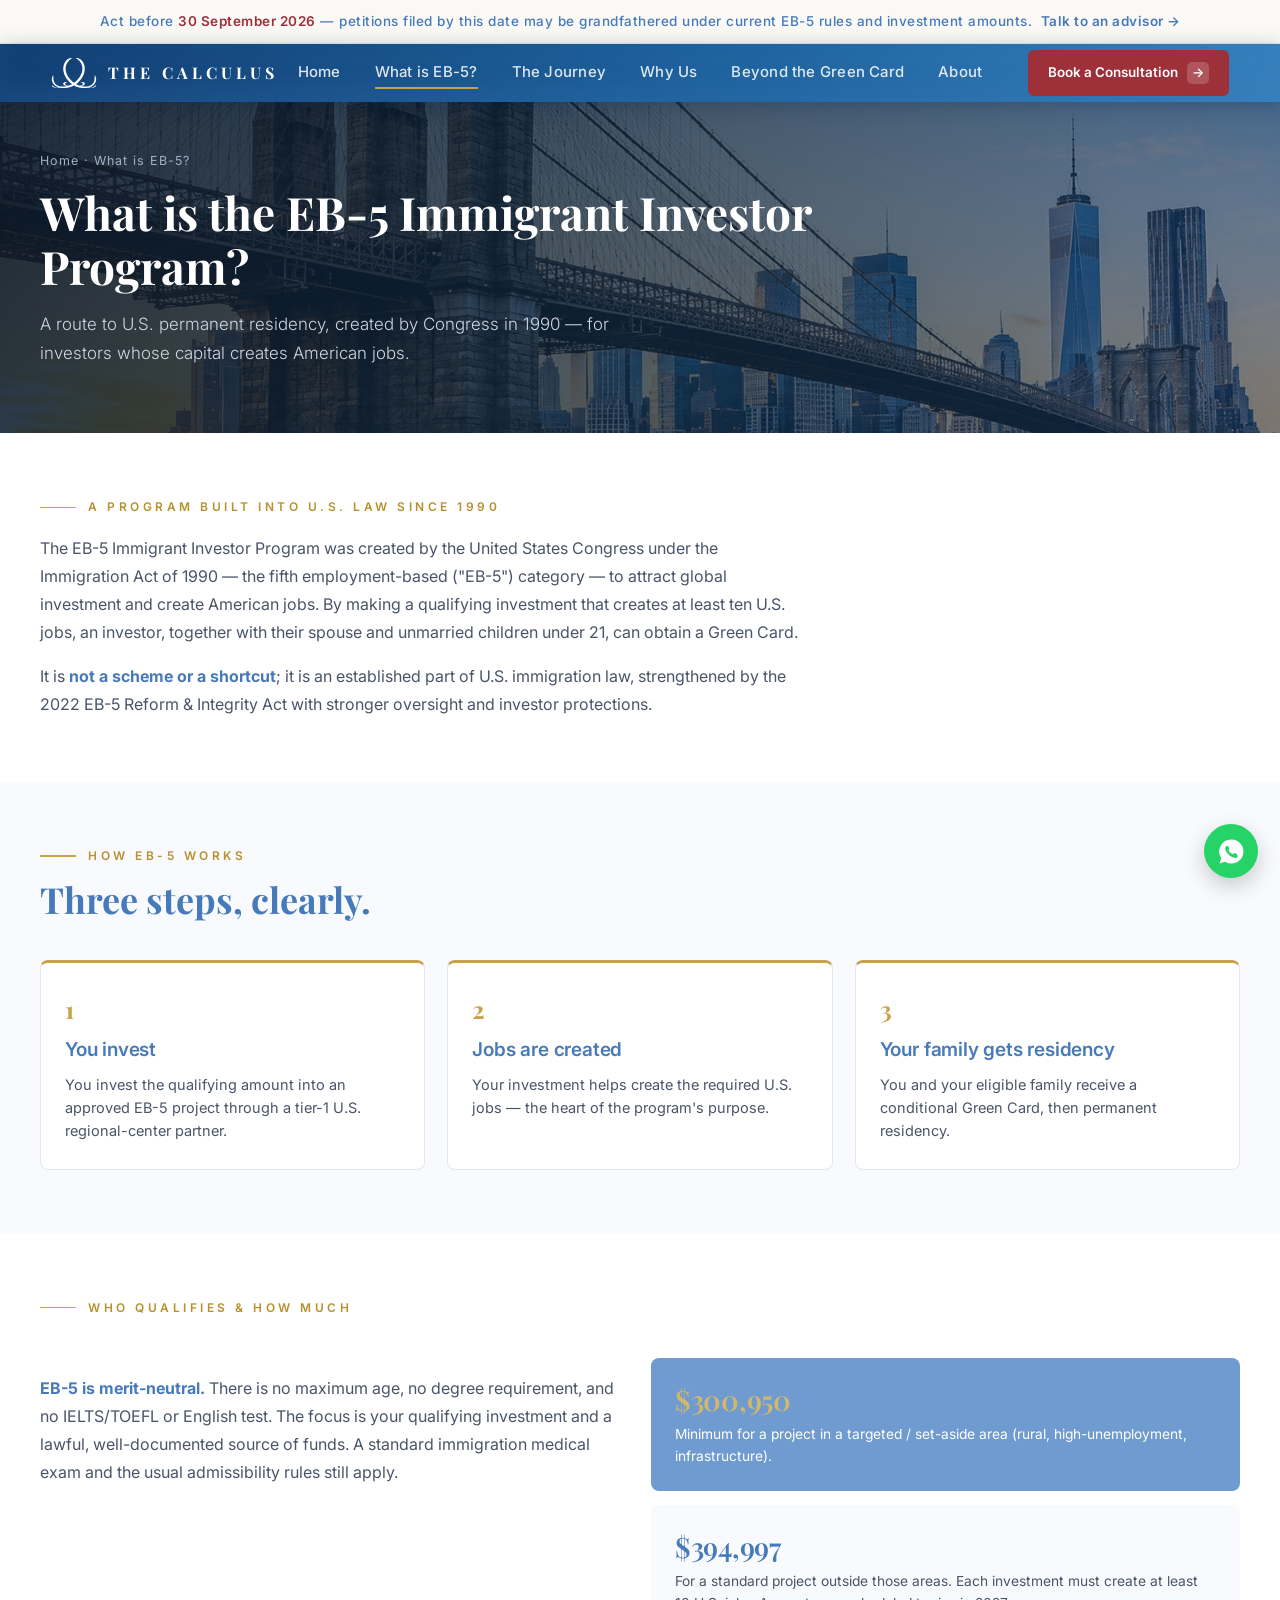
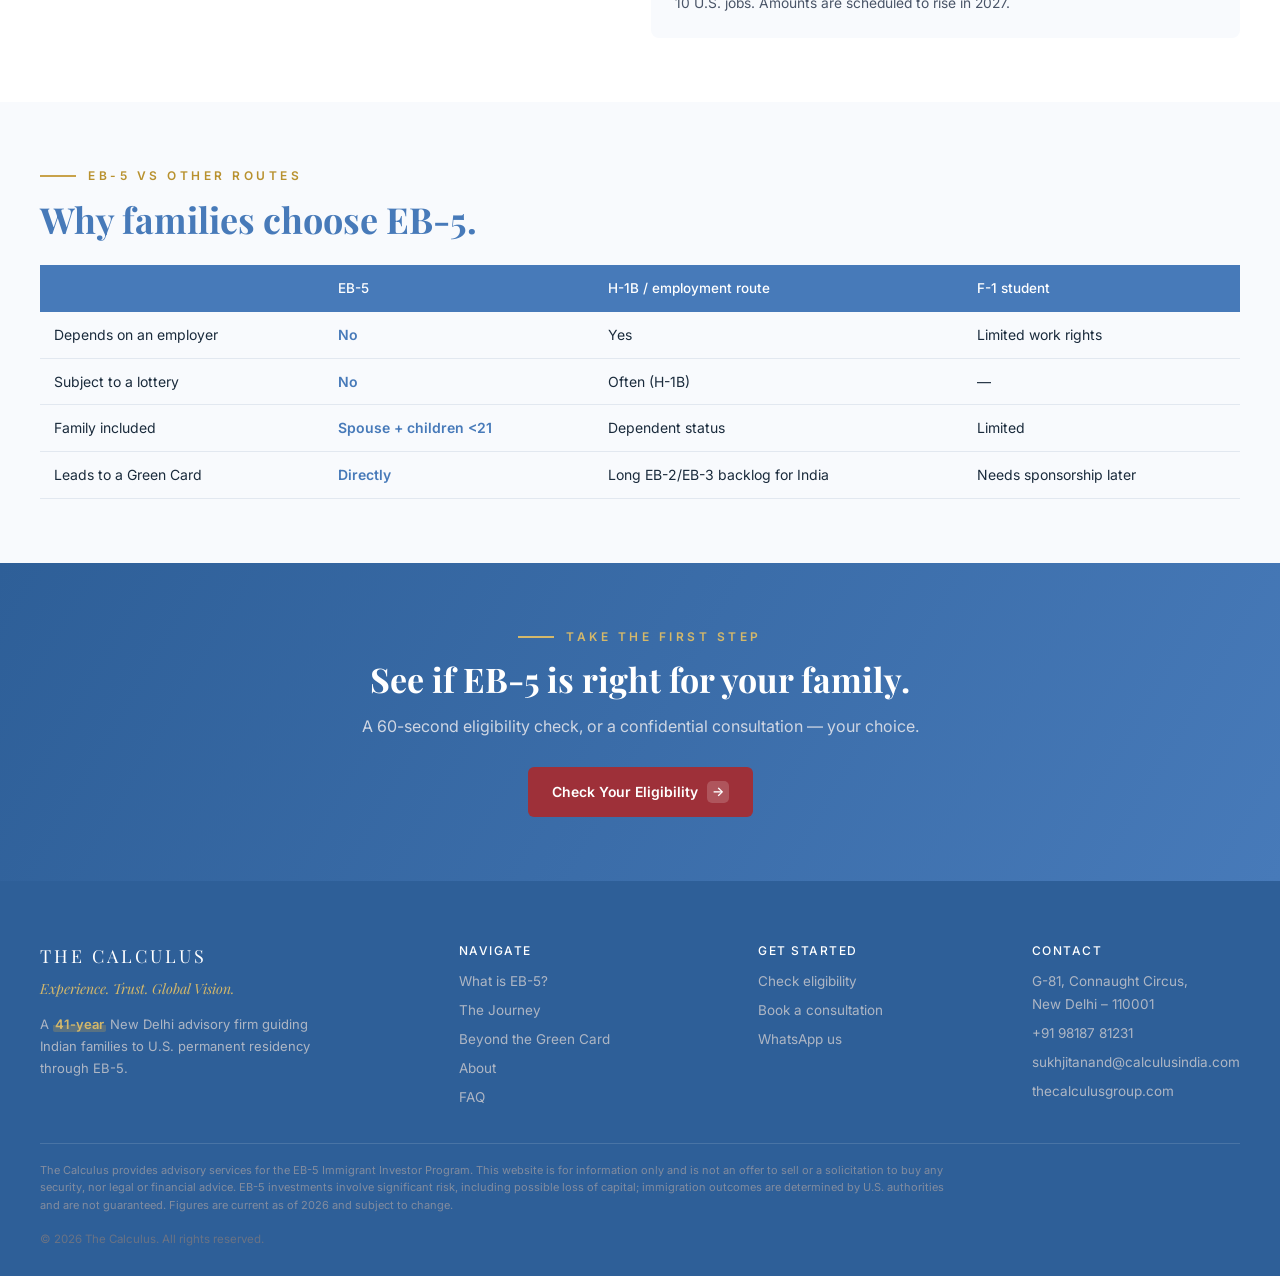
<file: what-is-eb5.html>
<!doctype html>
<html lang="en">
  <head>
    <meta charset="UTF-8" />
    <meta name="viewport" content="width=device-width, initial-scale=1.0" />
    <title>
      What Is the EB-5 Visa? U.S. Green Card by Investment Explained | The
      Calculus
    </title>
    <meta
      name="description"
      content="EB-5 is a U.S. law-backed Green Card program. Learn how it works, who qualifies, the $800,000 minimum, and how it compares to H-1B — for Indian investors."
    />
    <link rel="preconnect" href="https://fonts.googleapis.com" />
    <link rel="preconnect" href="https://fonts.gstatic.com" crossorigin />
    <link
      href="https://fonts.googleapis.com/css2?family=Inter:wght@300;400;500;600;700&family=Playfair+Display:wght@400;500;600;700&display=swap"
      rel="stylesheet"
    />
    <link rel="icon" type="image/svg+xml" href="assets/logo-gold.svg" />
    <meta name="theme-color" content="#477AB9" />
    <link
      rel="canonical"
      href="https://thecalculusgroup.com/what-is-eb5.html"
    />
    <link rel="stylesheet" href="styles.css" />
    <script>
      document.documentElement.classList.add("js");
      addEventListener("load", function () {
        setTimeout(function () {
          if (!window.__ok) {
            document.querySelectorAll(".reveal").forEach(function (e) {
              e.classList.add("in");
            });
          }
        }, 700);
      });
    </script>
  </head>
  <body>
    <div class="topbar solid" id="topbar">
      <div class="urgency">
        Act before <b>30 September 2026</b> — petitions filed by this date may
        be grandfathered under current EB-5 rules and investment amounts.
        <a href="contact.html">Talk to an advisor →</a>
      </div>
      <header id="hdr">
        <div class="wrap nav">
          <a class="brand" href="index.html"
            ><img
              class="logo"
              src="assets/logo-white.svg"
              alt="The Calculus"
            /><span class="nm">THE CALCULUS</span></a
          >
          <button class="burger" id="burger" aria-label="Menu">☰</button>
          <nav class="menu" id="menu">
            <a href="index.html">Home</a
            ><a href="what-is-eb5.html">What is EB-5?</a
            ><a href="journey.html">The Journey</a
            ><a href="why-us.html">Why Us</a
            ><a href="beyond.html">Beyond the Green Card</a
            ><a href="about.html">About</a
            ><a href="contact.html" class="btn btn-gold menu-only"
              >Book a Consultation <span class="arr">→</span></a
            >
          </nav>
          <div class="nav-right">
            <a href="contact.html" class="btn btn-gold"
              >Book a Consultation <span class="arr">→</span></a
            >
          </div>
        </div>
      </header>
    </div>

    <section class="phero">
      <svg
        class="skyline"
        viewBox="0 0 700 400"
        preserveAspectRatio="xMaxYMax slice"
        xmlns="http://www.w3.org/2000/svg"
      >
        <g fill="#31456b">
          <rect x="360" y="250" width="34" height="150" />
          <rect x="402" y="210" width="28" height="190" />
          <rect x="620" y="240" width="40" height="160" />
          <rect x="668" y="200" width="30" height="200" />
        </g>
        <g fill="#3f5c86">
          <rect x="516" y="300" width="70" height="34" />
          <rect x="528" y="262" width="46" height="40" />
          <polygon points="540,262 562,262 556,180 546,180" />
          <circle cx="551" cy="170" r="9" />
          <rect
            x="560"
            y="120"
            width="5"
            height="70"
            transform="rotate(20 562 150)"
          />
        </g>
      </svg>
      <div class="wrap">
        <div class="crumb reveal">
          <a href="index.html">Home</a> · What is EB-5?
        </div>
        <h1 class="reveal">What is the EB-5 Immigrant Investor Program?</h1>
        <p class="reveal">
          A route to U.S. permanent residency, created by Congress in 1990 — for
          investors whose capital creates American jobs.
        </p>
      </div>
    </section>

    <section>
      <div class="wrap">
        <div class="eyebrow reveal">
          A program built into U.S. law since 1990
        </div>
        <div class="prose reveal d1">
          <p>
            The EB-5 Immigrant Investor Program was created by the United States
            Congress under the Immigration Act of 1990 — the fifth
            employment-based ("EB-5") category — to attract global investment
            and create American jobs. By making a qualifying investment that
            creates at least ten U.S. jobs, an investor, together with their
            spouse and unmarried children under 21, can obtain a Green Card.
          </p>
          <p>
            It is <b>not a scheme or a shortcut</b>; it is an established part
            of U.S. immigration law, strengthened by the 2022 EB-5 Reform &amp;
            Integrity Act with stronger oversight and investor protections.
          </p>
        </div>
      </div>
    </section>

    <section class="ivory">
      <div class="wrap">
        <div class="eyebrow reveal">How EB-5 works</div>
        <div class="sec-head reveal d1"><h2>Three steps, clearly.</h2></div>
        <div class="grid-3">
          <div class="card reveal">
            <div class="n">1</div>
            <h3>You invest</h3>
            <p>
              You invest the qualifying amount into an approved EB-5 project
              through a tier-1 U.S. regional-center partner.
            </p>
          </div>
          <div class="card reveal d1">
            <div class="n">2</div>
            <h3>Jobs are created</h3>
            <p>
              Your investment helps create the required U.S. jobs — the heart of
              the program's purpose.
            </p>
          </div>
          <div class="card reveal d2">
            <div class="n">3</div>
            <h3>Your family gets residency</h3>
            <p>
              You and your eligible family receive a conditional Green Card,
              then permanent residency.
            </p>
          </div>
        </div>
      </div>
    </section>

    <section>
      <div class="wrap">
        <div class="eyebrow reveal">Who qualifies &amp; how much</div>
        <div class="grid-2" style="align-items: start">
          <div class="reveal">
            <div class="prose">
              <p>
                <b>EB-5 is merit-neutral.</b> There is no maximum age, no degree
                requirement, and no IELTS/TOEFL or English test. The focus is
                your qualifying investment and a lawful, well-documented source
                of funds. A standard immigration medical exam and the usual
                admissibility rules still apply.
              </p>
            </div>
          </div>
          <div class="reveal d1">
            <div
              class="tile dark"
              style="margin-bottom: 14px; background: var(--navy-2)"
            >
              <h4
                style="
                  color: var(--gold-s);
                  font-family: &quot;Playfair Display&quot;, Georgia, serif;
                  font-size: 28px;
                "
                data-target="800000"
                data-prefix="$"
              >
                $800,000
              </h4>
              <p>
                Minimum for a project in a targeted / set-aside area (rural,
                high-unemployment, infrastructure).
              </p>
            </div>
            <div class="tile">
              <h4
                style="
                  color: var(--navy);
                  font-family: &quot;Playfair Display&quot;, Georgia, serif;
                  font-size: 28px;
                "
                data-target="1050000"
                data-prefix="$"
              >
                $1,050,000
              </h4>
              <p>
                For a standard project outside those areas. Each investment must
                create at least 10 U.S. jobs. Amounts are scheduled to rise in
                2027.
              </p>
            </div>
          </div>
        </div>
      </div>
    </section>

    <section class="ivory">
      <div class="wrap">
        <div class="eyebrow reveal">EB-5 vs other routes</div>
        <div class="sec-head reveal d1"><h2>Why families choose EB-5.</h2></div>
        <table class="ctable reveal">
          <tr>
            <th>&nbsp;</th>
            <th>EB-5</th>
            <th>H-1B / employment route</th>
            <th>F-1 student</th>
          </tr>
          <tr>
            <td>Depends on an employer</td>
            <td class="yes">No</td>
            <td>Yes</td>
            <td>Limited work rights</td>
          </tr>
          <tr>
            <td>Subject to a lottery</td>
            <td class="yes">No</td>
            <td>Often (H-1B)</td>
            <td>—</td>
          </tr>
          <tr>
            <td>Family included</td>
            <td class="yes">Spouse + children &lt;21</td>
            <td>Dependent status</td>
            <td>Limited</td>
          </tr>
          <tr>
            <td>Leads to a Green Card</td>
            <td class="yes">Directly</td>
            <td>Long EB-2/EB-3 backlog for India</td>
            <td>Needs sponsorship later</td>
          </tr>
        </table>
      </div>
    </section>

    <section class="ctaband">
      <div class="wrap reveal">
        <div class="eyebrow light" style="justify-content: center">
          Take the first step
        </div>
        <h2 style="margin-top: 12px">See if EB-5 is right for your family.</h2>
        <p>
          A 60-second eligibility check, or a confidential consultation — your
          choice.
        </p>
        <a class="btn btn-gold" href="eligibility.html"
          >Check Your Eligibility <span class="arr">→</span></a
        >
      </div>
    </section>

    <footer>
      <div class="wrap">
        <div class="fgrid">
          <div class="fcol" style="max-width: 270px">
            <div class="nm">THE CALCULUS</div>
            <div class="tl">Experience. Trust. Global Vision.</div>
            <div style="margin-top: 12px; font-size: 13px">
              A <span class="yrs">41-year</span> New Delhi advisory firm guiding
              Indian families to U.S. permanent residency through EB-5.
            </div>
          </div>
          <div class="fcol">
            <b>NAVIGATE</b><a href="what-is-eb5.html">What is EB-5?</a
            ><a href="journey.html">The Journey</a
            ><a href="beyond.html">Beyond the Green Card</a
            ><a href="about.html">About</a><a href="faq.html">FAQ</a>
          </div>
          <div class="fcol">
            <b>GET STARTED</b><a href="eligibility.html">Check eligibility</a
            ><a href="contact.html">Book a consultation</a
            ><a href="https://wa.me/919818781231" target="_blank" rel="noopener"
              >WhatsApp us</a
            >
          </div>
          <div class="fcol">
            <b>CONTACT</b>
            <div>G-81, Connaught Circus,<br />New Delhi – 110001</div>
            <div>+91 98187 81231</div>
            <div>sukhjitanand@calculusindia.com</div>
            <div>thecalculusgroup.com</div>
          </div>
        </div>
        <div class="disc">
          The Calculus provides advisory services for the EB-5 Immigrant
          Investor Program. This website is for information only and is not an
          offer to sell or a solicitation to buy any security, nor legal or
          financial advice. EB-5 investments involve significant risk, including
          possible loss of capital; immigration outcomes are determined by U.S.
          authorities and are not guaranteed. Figures are current as of 2026 and
          subject to change.
        </div>
        <div class="copyr">
          © <span id="yr">2026</span> The Calculus. All rights reserved.
        </div>
      </div>
    </footer>
    <a
      class="wa"
      href="https://wa.me/919818781231"
      target="_blank"
      rel="noopener"
      aria-label="WhatsApp"
      ><svg viewBox="0 0 24 24">
        <path
          d="M12 2A10 10 0 0 0 3.5 17.5L2 22l4.6-1.5A10 10 0 1 0 12 2Zm5.3 14.2c-.2.6-1.2 1.1-1.7 1.1-.4 0-1 .1-3.2-.8-2.7-1.1-4.4-3.9-4.6-4.1-.1-.2-1-1.4-1-2.6s.6-1.8.9-2.1c.2-.2.4-.3.6-.3h.5c.2 0 .4 0 .6.5l.7 1.8c.1.2.1.4 0 .5l-.4.6c-.1.2-.3.3-.1.6.1.3.7 1.1 1.4 1.7.9.8 1.6 1 1.9 1.2.2.1.4 0 .5-.1l.6-.8c.2-.2.3-.2.6-.1l1.7.8c.3.1.4.2.5.3.1.2.1.6-.1 1Z"
        /></svg
    ></a>
    <script src="scripts.js"></script>
  </body>
</html>
</file>
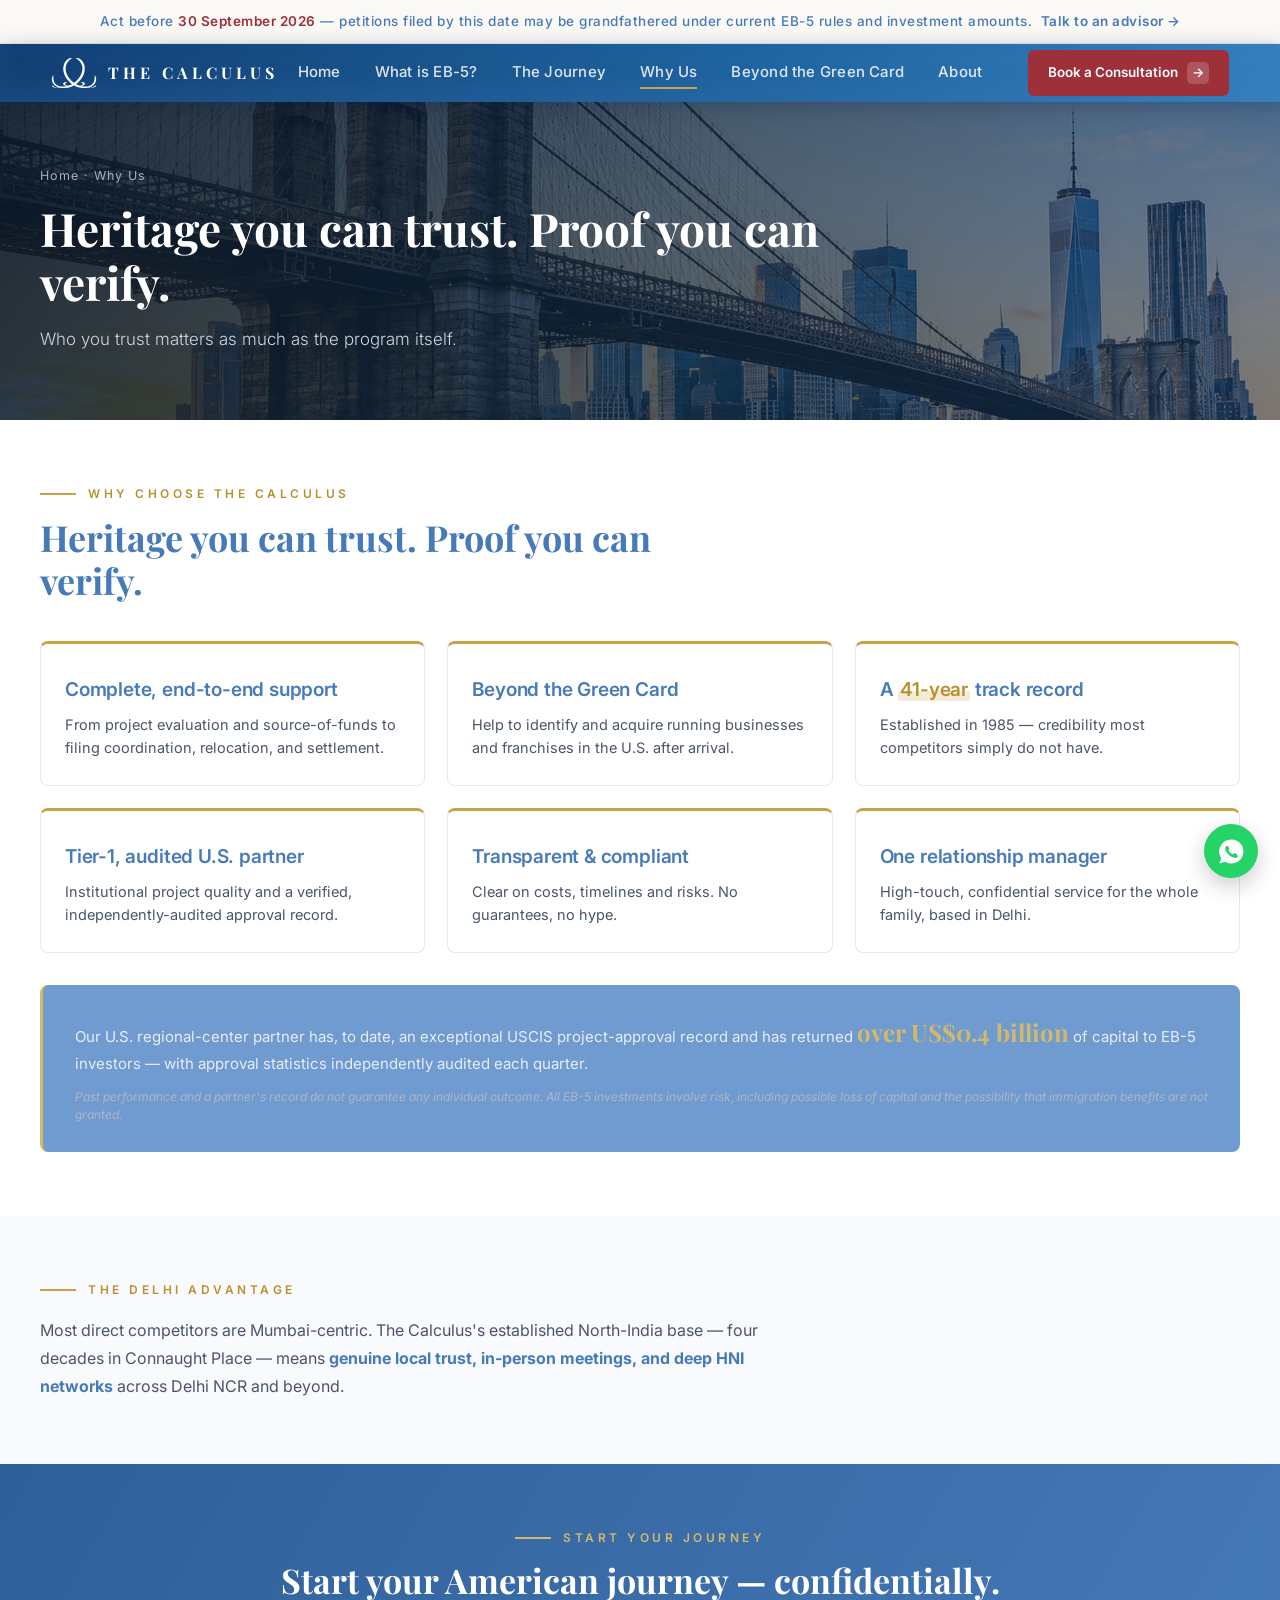
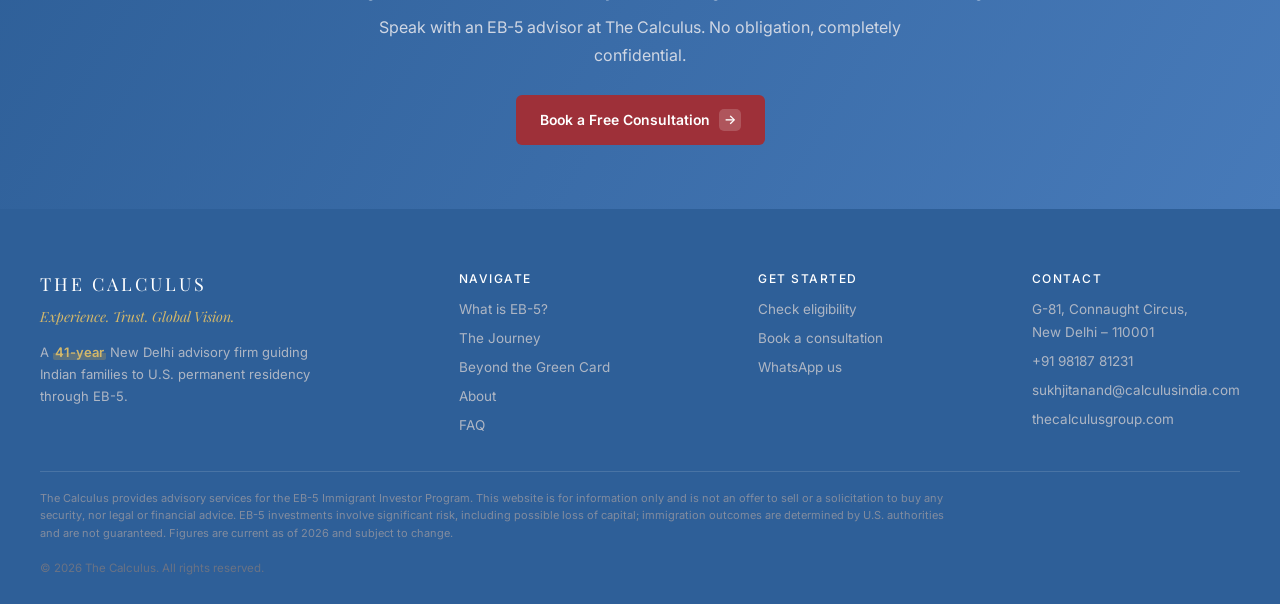
<file: why-us.html>
<!doctype html>
<html lang="en">
  <head>
    <meta charset="UTF-8" />
    <meta name="viewport" content="width=device-width, initial-scale=1.0" />
    <title>Why Choose The Calculus for EB-5 | 41 Years of Trust</title>
    <meta
      name="description"
      content="A 41-year Delhi advisory firm with a tier-1, independently-audited U.S. regional-center partner. End-to-end EB-5 support, full transparency."
    />
    <link rel="preconnect" href="https://fonts.googleapis.com" />
    <link rel="preconnect" href="https://fonts.gstatic.com" crossorigin />
    <link
      href="https://fonts.googleapis.com/css2?family=Inter:wght@300;400;500;600;700&family=Playfair+Display:wght@400;500;600;700&display=swap"
      rel="stylesheet"
    />
    <link rel="icon" type="image/svg+xml" href="assets/logo-gold.svg" />
    <meta name="theme-color" content="#477AB9" />
    <link rel="canonical" href="https://thecalculusgroup.com/why-us.html" />
    <link rel="stylesheet" href="styles.css" />
    <script>
      document.documentElement.classList.add("js");
      addEventListener("load", function () {
        setTimeout(function () {
          if (!window.__ok) {
            document.querySelectorAll(".reveal").forEach(function (e) {
              e.classList.add("in");
            });
          }
        }, 700);
      });
    </script>
  </head>
  <body>
    <div class="topbar solid" id="topbar">
      <div class="urgency">
        Act before <b>30 September 2026</b> — petitions filed by this date may
        be grandfathered under current EB-5 rules and investment amounts.
        <a href="contact.html">Talk to an advisor →</a>
      </div>
      <header id="hdr">
        <div class="wrap nav">
          <a class="brand" href="index.html"
            ><img
              class="logo"
              src="assets/logo-white.svg"
              alt="The Calculus"
            /><span class="nm">THE CALCULUS</span></a
          >
          <button class="burger" id="burger" aria-label="Menu">☰</button>
          <nav class="menu" id="menu">
            <a href="index.html">Home</a
            ><a href="what-is-eb5.html">What is EB-5?</a
            ><a href="journey.html">The Journey</a
            ><a href="why-us.html">Why Us</a
            ><a href="beyond.html">Beyond the Green Card</a
            ><a href="about.html">About</a
            ><a href="contact.html" class="btn btn-gold menu-only"
              >Book a Consultation <span class="arr">→</span></a
            >
          </nav>
          <div class="nav-right">
            <a href="contact.html" class="btn btn-gold"
              >Book a Consultation <span class="arr">→</span></a
            >
          </div>
        </div>
      </header>
    </div>
    <section class="phero">
      <svg
        class="skyline"
        viewBox="0 0 700 400"
        preserveAspectRatio="xMaxYMax slice"
        xmlns="http://www.w3.org/2000/svg"
      >
        <g fill="#31456b">
          <rect x="360" y="250" width="34" height="150" />
          <rect x="402" y="210" width="28" height="190" />
          <rect x="620" y="240" width="40" height="160" />
          <rect x="668" y="200" width="30" height="200" />
        </g>
        <g fill="#3f5c86">
          <rect x="516" y="300" width="70" height="34" />
          <rect x="528" y="262" width="46" height="40" />
          <polygon points="540,262 562,262 556,180 546,180" />
          <circle cx="551" cy="170" r="9" />
          <rect
            x="560"
            y="120"
            width="5"
            height="70"
            transform="rotate(20 562 150)"
          />
        </g>
      </svg>
      <div class="wrap">
        <div class="crumb reveal"><a href="index.html">Home</a> · Why Us</div>
        <h1 class="reveal">Heritage you can trust. Proof you can verify.</h1>
        <p class="reveal">
          Who you trust matters as much as the program itself.
        </p>
      </div>
    </section>
    <section>
      <div class="wrap">
        <div class="eyebrow reveal">Why choose The Calculus</div>
        <div class="sec-head reveal d1">
          <h2>Heritage you can trust. Proof you can verify.</h2>
        </div>
        <div class="grid-3">
          <div class="card reveal">
            <h3>Complete, end-to-end support</h3>
            <p>
              From project evaluation and source-of-funds to filing
              coordination, relocation, and settlement.
            </p>
          </div>
          <div class="card reveal d1">
            <h3>Beyond the Green Card</h3>
            <p>
              Help to identify and acquire running businesses and franchises in
              the U.S. after arrival.
            </p>
          </div>
          <div class="card reveal d2">
            <h3>A <span class="yrs">41-year</span> track record</h3>
            <p>
              Established in 1985 — credibility most competitors simply do not
              have.
            </p>
          </div>
          <div class="card reveal d3">
            <h3>Tier-1, audited U.S. partner</h3>
            <p>
              Institutional project quality and a verified,
              independently-audited approval record.
            </p>
          </div>
          <div class="card reveal d4">
            <h3>Transparent &amp; compliant</h3>
            <p>Clear on costs, timelines and risks. No guarantees, no hype.</p>
          </div>
          <div class="card reveal d5">
            <h3>One relationship manager</h3>
            <p>
              High-touch, confidential service for the whole family, based in
              Delhi.
            </p>
          </div>
        </div>
        <div class="proof reveal">
          <div style="font-size: 15px; color: #e9edf3; line-height: 1.6">
            Our U.S. regional-center partner has, to date, an exceptional USCIS
            project-approval record and has returned
            <span class="big">over US$1.5 billion</span> of capital to EB-5
            investors — with approval statistics independently audited each
            quarter.
          </div>
          <div class="rk">
            Past performance and a partner's record do not guarantee any
            individual outcome. All EB-5 investments involve risk, including
            possible loss of capital and the possibility that immigration
            benefits are not granted.
          </div>
        </div>
      </div>
    </section>
    <section class="ivory">
      <div class="wrap">
        <div class="eyebrow reveal">The Delhi advantage</div>
        <div class="prose reveal d1">
          <p>
            Most direct competitors are Mumbai-centric. The Calculus's
            established North-India base — four decades in Connaught Place —
            means
            <b
              >genuine local trust, in-person meetings, and deep HNI networks</b
            >
            across Delhi NCR and beyond.
          </p>
        </div>
      </div>
    </section>
    <section class="ctaband">
      <div class="wrap reveal">
        <div class="eyebrow light" style="justify-content: center">
          Start your journey
        </div>
        <h2 style="margin-top: 12px">
          Start your American journey — confidentially.
        </h2>
        <p>
          Speak with an EB-5 advisor at The Calculus. No obligation, completely
          confidential.
        </p>
        <a class="btn btn-gold" href="contact.html"
          >Book a Free Consultation <span class="arr">→</span></a
        >
      </div>
    </section>
    <footer>
      <div class="wrap">
        <div class="fgrid">
          <div class="fcol" style="max-width: 270px">
            <div class="nm">THE CALCULUS</div>
            <div class="tl">Experience. Trust. Global Vision.</div>
            <div style="margin-top: 12px; font-size: 13px">
              A <span class="yrs">41-year</span> New Delhi advisory firm guiding
              Indian families to U.S. permanent residency through EB-5.
            </div>
          </div>
          <div class="fcol">
            <b>NAVIGATE</b><a href="what-is-eb5.html">What is EB-5?</a
            ><a href="journey.html">The Journey</a
            ><a href="beyond.html">Beyond the Green Card</a
            ><a href="about.html">About</a><a href="faq.html">FAQ</a>
          </div>
          <div class="fcol">
            <b>GET STARTED</b><a href="eligibility.html">Check eligibility</a
            ><a href="contact.html">Book a consultation</a
            ><a href="https://wa.me/919818781231" target="_blank" rel="noopener"
              >WhatsApp us</a
            >
          </div>
          <div class="fcol">
            <b>CONTACT</b>
            <div>G-81, Connaught Circus,<br />New Delhi – 110001</div>
            <div>+91 98187 81231</div>
            <div>sukhjitanand@calculusindia.com</div>
            <div>thecalculusgroup.com</div>
          </div>
        </div>
        <div class="disc">
          The Calculus provides advisory services for the EB-5 Immigrant
          Investor Program. This website is for information only and is not an
          offer to sell or a solicitation to buy any security, nor legal or
          financial advice. EB-5 investments involve significant risk, including
          possible loss of capital; immigration outcomes are determined by U.S.
          authorities and are not guaranteed. Figures are current as of 2026 and
          subject to change.
        </div>
        <div class="copyr">
          © <span id="yr">2026</span> The Calculus. All rights reserved.
        </div>
      </div>
    </footer>
    <a
      class="wa"
      href="https://wa.me/919818781231"
      target="_blank"
      rel="noopener"
      aria-label="WhatsApp"
      ><svg viewBox="0 0 24 24">
        <path
          d="M12 2A10 10 0 0 0 3.5 17.5L2 22l4.6-1.5A10 10 0 1 0 12 2Zm5.3 14.2c-.2.6-1.2 1.1-1.7 1.1-.4 0-1 .1-3.2-.8-2.7-1.1-4.4-3.9-4.6-4.1-.1-.2-1-1.4-1-2.6s.6-1.8.9-2.1c.2-.2.4-.3.6-.3h.5c.2 0 .4 0 .6.5l.7 1.8c.1.2.1.4 0 .5l-.4.6c-.1.2-.3.3-.1.6.1.3.7 1.1 1.4 1.7.9.8 1.6 1 1.9 1.2.2.1.4 0 .5-.1l.6-.8c.2-.2.3-.2.6-.1l1.7.8c.3.1.4.2.5.3.1.2.1.6-.1 1Z"
        /></svg
    ></a>
    <script src="scripts.js"></script>
  </body>
</html>
</file>
<file: styles.css>
/* ===== The Calculus — EB-5 website · shared design system ===== */
:root {
  --navy: rgba(71, 122, 185, 1);
  --navy-d: #2e5f98;
  --navy-2: #6f9bd0;
  --gold: #c8a24a;
  --gold-d: #b8912e;
  --gold-s: #d4b86a;
  --ivory: #f8fafd;
  --ivory-2: #f3f7fb;
  --ink: #1a2b3c;
  --slate: #4a5568;
  --line: #e2e8f0;
  --line-2: #edf2f7;
  --maxw: 1440px;
  --cta-red: #9e3039; /* deep claret — sits in the same tonal register as the navy */
  --cta-red-d: #822530;
}
* {
  margin: 0;
  padding: 0;
  box-sizing: border-box;
}
html {
  scroll-behavior: smooth;
}
body {
  font-family:
    "Inter",
    system-ui,
    -apple-system,
    sans-serif;
  color: var(--ink);
  background: #fff;
  overflow-x: hidden;
  line-height: 1.7;
}
/* Display voice: Playfair for headlines & numerals; Inter for functional headings */
h1,
h2 {
  font-family: "Playfair Display", Georgia, "Times New Roman", serif;
  font-weight: 700;
  color: var(--navy);
  line-height: 1.18;
}
h3,
h4 {
  font-family: "Inter", system-ui, sans-serif;
  font-weight: 600;
  color: var(--navy);
  line-height: 1.3;
  letter-spacing: -0.01em;
}
a {
  text-decoration: none;
  color: inherit;
}
img,
svg,
video {
  display: block;
  max-width: 100%;
}
.wrap {
  max-width: var(--maxw);
  margin: 0 auto;
  padding: 0 40px;
}

/* --- shared bits --- */
.eyebrow {
  display: flex;
  align-items: center;
  gap: 12px;
  font-family: "Inter", sans-serif;
  color: var(--gold-d);
  font-weight: 600;
  letter-spacing: 3.5px;
  font-size: clamp(11.5px, 0.23vw + 9px, 13.5px);
  text-transform: uppercase;
}
.eyebrow::before {
  content: "";
  background: var(--gold);
  height: 1.5px;
  width: 36px;
  flex: none;
}
.eyebrow.light {
  color: var(--gold-s);
}
.eyebrow.light::before {
  background: var(--gold-s);
}

/* --- CTA BUTTONS --- */
.btn {
  display: inline-flex;
  align-items: center;
  justify-content: center;
  gap: 9px;
  font-family: "Inter", sans-serif;
  font-weight: 600;
  font-size: clamp(13.5px, 0.23vw + 11px, 15.5px);
  border-radius: 6px;
  transition:
    transform 0.25s ease,
    box-shadow 0.3s ease,
    background 0.3s ease;
  cursor: pointer;
  border: none;
  white-space: nowrap;
  line-height: 1;
}
.btn-gold {
  background: var(--cta-red);
  color: #fff;
  padding: 14px 24px;
}
.menu > .btn-gold {
  flex: none;
  margin-left: 8px;
}
.btn-gold:hover {
  background: var(--cta-red-d);
  box-shadow: 0 8px 24px rgba(158, 48, 57, 0.25);
  transform: translateY(-2px);
}
.btn-gold .arr {
  display: inline-grid;
  place-items: center;
  width: 22px;
  height: 22px;
  background: rgba(255, 255, 255, 0.18);
  color: #fff;
  border-radius: 5px;
  transition: 0.3s;
  font-size: 13px;
}
.btn-gold:hover .arr {
  transform: rotate(45deg);
}
.btn-ghost {
  background: transparent;
  border: 1px solid var(--navy);
  color: var(--navy);
}
.btn-ghost:hover {
  background: var(--navy);
  color: #fff;
}
.tlink {
  font-family: "Inter", sans-serif;
  color: var(--navy);
  font-weight: 500;
  font-size: 14.5px;
  border-bottom: 1.5px solid var(--gold);
  padding-bottom: 2px;
  cursor: pointer;
}
.tlink.light {
  color: #fff;
}

/* --- heritage highlight: the "41 years" trust signal, styled consistently
   wherever it appears inside flowing prose (a soft gold marker sweep) --- */
.yrs {
  font-weight: 600;
  color: var(--gold-d);
  background: linear-gradient(transparent 58%, rgba(200, 162, 74, 0.22) 0);
  padding: 0 2px;
  border-radius: 2px;
  white-space: nowrap;
}
/* on dark surfaces (hero video, footer, CTA band, navy cards) lift to the lighter gold */
.hero .yrs,
footer .yrs,
.ctaband .yrs,
.proof .yrs,
.pb-primary .yrs,
.faq-luxury .yrs {
  color: var(--gold-s);
  background: linear-gradient(transparent 58%, rgba(200, 162, 74, 0.28) 0);
}
/* heading variant — gold colour only (a marker sweep is too heavy on display type) */
.yrs-h {
  color: var(--gold-d);
}

/* --- urgency + header --- */
.urgency {
  background: #faf9f6;
  color: var(--navy);
  border-bottom: 1px solid rgba(16, 42, 67, 0.08);
  font-family: "Inter", sans-serif;
  font-size: 13.5px;
  font-weight: 500;
  letter-spacing: 0.5px;
  padding: 10px 16px;
  text-align: center;
}
.urgency b {
  color: var(--cta-red);
  font-weight: 600;
}
.urgency a {
  color: var(--navy);
  font-weight: 600;
  text-decoration: none;
  border-bottom: 1px solid transparent;
  transition: border-color 0.3s ease;
  margin-left: 4px;
  cursor: pointer;
}
.urgency a:hover {
  border-color: var(--gold);
}
.topbar {
  position: fixed;
  top: 0;
  left: 0;
  right: 0;
  z-index: 50;
}
header {
  transition:
    padding 0.35s ease,
    background 0.35s ease,
    box-shadow 0.35s ease;
  padding: 14px 0;
  background: transparent;
}
header .wrap {
  max-width: 100%;
  padding: 0 clamp(20px, 4vw, 52px);
}
.topbar.solid header,
.topbar.scrolled header {
  background: linear-gradient(90deg, #123f73 0%, #1f64a0 58%, #367fbd 100%);
  padding: 6px 0;
  box-shadow:
    0 3px 18px rgba(8, 29, 58, 0.26),
    inset 0 -14px 24px rgba(71, 122, 185, 0.16);
  border-bottom: 0;
}
.nav {
  display: flex;
  align-items: center;
  gap: 12px;
}
.brand {
  display: flex;
  align-items: center;
  gap: 11px;
  flex: 1 1 0;
}
.brand .logo {
  height: 32px;
  width: auto;
}
.brand .nm {
  font-family: "Playfair Display", Georgia, serif;
  font-weight: 700;
  color: #fff;
  font-size: 16px;
  letter-spacing: 4px;
  white-space: nowrap;
}
.menu {
  flex: 0 0 auto;
  display: flex;
  align-items: center;
  justify-content: center;
  gap: 34px;
}
.nav-right {
  flex: 1 1 0;
  display: flex;
  align-items: center;
  justify-content: flex-end;
}
.nav .btn-gold {
  padding: 12px 20px;
  font-size: clamp(13px, 0.23vw + 10.5px, 15px);
}
.menu-only {
  display: none;
}
.menu a {
  font-family: "Inter", sans-serif;
  font-weight: 500;
  color: rgba(255, 255, 255, 0.85);
  font-size: clamp(14.5px, 0.31vw + 11px, 17px);
  letter-spacing: 0.015em;
  transition: color 0.25s ease;
  position: relative;
  padding: 3px 0;
  white-space: nowrap;
}
.menu a:hover {
  color: #fff;
}
.menu a::after {
  content: "";
  position: absolute;
  left: 0;
  bottom: 0;
  height: 1.5px;
  width: 0;
  background: var(--gold);
}
.menu a.active::after {
  width: 100%;
}
.burger {
  display: none;
  background: none;
  border: none;
  cursor: pointer;
  font-size: 26px;
  color: #fff;
}

/* --- home hero (video) --- */
/* hero height leaves room for the micro-trust USP strip inside the first viewport.
   padding-top reserves the fixed topbar+header height (measured into --topbar-h by
   scripts.js; the urgency bar wraps taller on mobile) so bottom-aligned content never
   slides behind the header on short/zoomed screens. */
.hero {
  position: relative;
  min-height: calc(100vh - 74px);
  display: flex;
  align-items: flex-end;
  overflow: hidden;
  background: var(--navy-d);
  padding-top: calc(var(--topbar-h, 108px) + 24px);
}
.hero-media {
  position: absolute;
  inset: 0;
  width: 100%;
  height: 100%;
  object-fit: cover;
  z-index: 0;
  animation: ken 32s ease-in-out infinite alternate;
}
.hero-scene {
  position: absolute;
  inset: 0;
  z-index: 1;
  animation: ken 32s ease-in-out infinite alternate;
}
@keyframes ken {
  from {
    transform: scale(1.01);
  }
  to {
    transform: scale(1.07) translate(-1%, -0.5%);
  }
}
.hero-slides {
  position: absolute;
  inset: 0;
  z-index: 0;
  overflow: hidden;
}
.hero-slide {
  position: absolute;
  inset: 0;
  background-size: cover;
  background-position: center;
  opacity: 0;
  transition: opacity 2.2s ease;
  animation: kenzoom 44s ease-in-out infinite alternate;
}
.hero-slide.active {
  opacity: 1;
}
@keyframes kenzoom {
  from {
    transform: scale(1);
  }
  to {
    transform: scale(1.07);
  }
}
.hero-scrim {
  position: absolute;
  inset: 0;
  z-index: 1;
  background: linear-gradient(
    to top,
    rgba(9, 15, 34, 0.92),
    rgba(9, 15, 34, 0.62) 36%,
    rgba(9, 15, 34, 0.4) 62%,
    rgba(9, 15, 34, 0.22) 100%
  );
}
.hero .eyebrow {
  color: #fff;
  text-shadow: 0 1px 10px rgba(9, 15, 34, 0.6);
}
.hero .eyebrow::before {
  background: #fff;
}
.hero h1 {
  color: #fff;
  text-shadow: 0 2px 22px rgba(9, 15, 34, 0.5);
}
.hero .sub {
  color: #e6ebf5;
  text-shadow: 0 1px 14px rgba(9, 15, 34, 0.55);
}
.hero .micro {
  color: #c9d2e0;
}
.hero .tlink {
  color: #fff;
}
.hero-inner {
  position: relative;
  z-index: 3;
  width: 100%;
  padding: 0 0 8vh;
}
.hero h1 {
  color: #fff;
  font-size: 62px;
  letter-spacing: -0.5px;
  margin: 18px 0 0;
  text-shadow: 0 2px 24px rgba(9, 15, 34, 0.65);
}
.hero .sub {
  color: #eef1f8;
  font-size: 19px;
  font-weight: 300;
  line-height: 1.6;
  max-width: 600px;
  margin: 20px 0 30px;
  text-shadow: 0 1px 16px rgba(9, 15, 34, 0.7);
}
.cta-row {
  display: flex;
  gap: 22px;
  align-items: center;
  flex-wrap: wrap;
}
.micro {
  color: #6b7890;
  font-size: 13px;
  letter-spacing: 1px;
  margin-top: 24px;
}

/* --- inner page hero --- */
.phero {
  position: relative;
  background: linear-gradient(120deg, var(--navy-d), var(--navy));
  color: #fff;
  padding: 150px 0 66px;
  overflow: hidden;
  min-height: 420px;
  display: flex;
  align-items: flex-end;
}
.phero .skyline {
  position: absolute;
  right: 0;
  bottom: 0;
  width: 52%;
  height: 70%;
  opacity: 0.5;
  z-index: 0;
}
.phero .wrap {
  position: relative;
  z-index: 2;
  width: 100%;
}
.phero .crumb {
  color: #9fb0c8;
  font-size: 12.5px;
  letter-spacing: 1px;
  margin-bottom: 14px;
}
.phero .crumb a:hover {
  color: var(--gold-s);
}
.phero h1 {
  color: #fff;
  font-size: clamp(42px, 1.25vw + 30px, 54px);
  max-width: 800px;
  margin-top: 8px;
  transition: transform 0.1s ease-out;
  will-change: transform;
}
.phero p {
  color: #cfd6e3;
  font-size: clamp(16.5px, 0.31vw + 13px, 19px);
  max-width: 640px;
  margin-top: 16px;
  font-weight: 300;
  transition: transform 0.1s ease-out;
  will-change: transform;
}

/* --- trust bar + marquee --- */
.trustbar {
  border-top: 1px solid var(--line);
  border-bottom: 1px solid var(--line);
  background: #fff;
}
.trustbar .wrap {
  display: flex;
  flex-wrap: wrap;
  gap: 8px 22px;
  justify-content: center;
  padding: 16px 48px;
  font-size: 13px;
  color: #39465c;
}
.trustbar .dot {
  color: var(--gold);
}
.marquee {
  overflow: hidden;
  background: var(--navy);
  padding: 14px 0;
}
.marquee .track {
  display: flex;
  gap: 56px;
  white-space: nowrap;
  width: max-content;
  animation: scroll 26s linear infinite;
  color: #cdd6e6;
  font-size: 13px;
  letter-spacing: 2px;
}
.marquee .track span {
  color: var(--gold-s);
}
@keyframes scroll {
  from {
    transform: translateX(0);
  }
  to {
    transform: translateX(-50%);
  }
}

/* --- sections --- */
section {
  padding: 64px 0;
}
.sec-head {
  max-width: 720px;
}
.sec-head h2 {
  font-size: clamp(34px, 1.56vw + 16px, 46px);
  margin: 12px 0 0;
}
.lead {
  color: var(--slate);
  font-size: clamp(15.5px, 0.31vw + 12.5px, 18.5px);
  line-height: 1.65;
  margin-top: 14px;
}
.ivory {
  background: var(--ivory);
}
.navy-sec {
  background: var(--navy);
  color: #fff;
}
.navy-sec h2,
.navy-sec h3 {
  color: #fff;
}
.navy-sec .lead {
  color: #cfd6e3;
}

/* --- stats (count-up, editorial) --- */
.stats .row {
  display: grid;
  grid-template-columns: repeat(5, 1fr);
  margin-top: 44px;
}
.stat {
  padding: 6px 26px;
  border-left: 1px solid var(--line);
}
.stat:first-child {
  border-left: none;
  padding-left: 0;
}
.stat .num {
  font-family: "Playfair Display", Georgia, serif;
  font-weight: 700;
  font-size: 46px;
  color: var(--navy);
  line-height: 1;
}
.stat .ul {
  width: 34px;
  height: 3px;
  background: var(--gold);
  margin: 12px 0 10px;
}
.stat .lab {
  font-size: 14px;
  color: var(--slate);
}
.note {
  color: #6f7b8c;
  font-size: 11.5px;
  margin-top: 28px;
}

/* --- generic grids/cards --- */
.grid-3 {
  display: grid;
  grid-template-columns: repeat(3, 1fr);
  gap: 22px;
  margin-top: 40px;
}
.grid-2 {
  display: grid;
  grid-template-columns: repeat(2, 1fr);
  gap: 22px;
  margin-top: 40px;
}
.card {
  background: #fff;
  border: 1px solid var(--line);
  border-top: 3px solid var(--gold);
  border-radius: 8px;
  padding: 26px 24px;
}
.card .n {
  font-family: "Playfair Display", Georgia, serif;
  color: var(--gold);
  font-size: 24px;
  font-weight: 700;
}
.card h3 {
  font-size: 19px;
  margin: 8px 0 10px;
}
.card p {
  color: var(--slate);
  font-size: 14.5px;
  line-height: 1.6;
}
.tiles {
  display: grid;
  grid-template-columns: repeat(3, 1fr);
  gap: 16px;
  margin-top: 40px;
}
.tile {
  background: var(--ivory);
  border-radius: 8px;
  padding: 24px;
}
.tile.dark {
  background: var(--navy);
}
.tile.dark h4,
.tile.dark p {
  color: #fff;
}
.tile h4 {
  font-size: 16px;
  margin-bottom: 6px;
}
.tile p {
  color: var(--slate);
  font-size: 13.8px;
  line-height: 1.55;
}
.tile .ic {
  color: var(--gold);
  font-size: 22px;
  font-family: "Playfair Display", Georgia, serif;
  font-weight: 700;
}

/* --- columns (why now editorial) --- */
.cols-3 {
  display: grid;
  grid-template-columns: repeat(3, 1fr);
  margin-top: 44px;
}
.cols-3 .col {
  padding: 8px 30px;
  border-left: 1px solid #d3ddec;
}
.cols-3 .col:first-child {
  border-left: none;
  padding-left: 0;
}
.cols-3 .col .n {
  font-family: "Playfair Display", Georgia, serif;
  color: var(--gold);
  font-size: 24px;
  font-weight: 700;
}
.cols-3 .col h3 {
  font-size: 19px;
  margin: 8px 0 10px;
}
.cols-3 .col p {
  color: var(--slate);
  font-size: 14.5px;
  line-height: 1.6;
}

/* --- journey stepper --- */
.steps {
  margin-top: 40px;
  border-top: 1px solid var(--line);
}
.step {
  display: grid;
  grid-template-columns: 70px 1fr;
  gap: 24px;
  padding: 22px 0;
  border-bottom: 1px solid var(--line);
  align-items: start;
}
.step .no {
  font-family: "Playfair Display", Georgia, serif;
  font-size: 30px;
  font-weight: 700;
  color: var(--gold);
}
.step h3 {
  font-size: 19px;
}
.step p {
  color: var(--slate);
  font-size: 14.5px;
  margin-top: 4px;
}

/* --- timeline --- */
.timeline {
  margin-top: 40px;
}
.tl-row {
  display: grid;
  grid-template-columns: 110px 1fr;
  gap: 20px;
  padding: 16px 0;
  border-bottom: 1px solid var(--line);
}
.tl-row .yr {
  font-family: "Playfair Display", Georgia, serif;
  font-weight: 700;
  color: var(--navy);
  font-size: 20px;
}
.tl-row.today .yr {
  color: var(--gold);
}
.tl-row p {
  color: var(--slate);
  font-size: 14.5px;
}

/* --- proof strip --- */
.proof {
  background: var(--navy-2);
  color: #fff;
  border-left: 3px solid var(--gold-s);
  padding: 28px 32px;
  border-radius: 8px;
  margin-top: 32px;
}
.proof .big {
  font-family: "Playfair Display", Georgia, serif;
  color: var(--gold-s);
  font-size: 24px;
  font-weight: 700;
}
.proof .rk {
  color: #aeb6c4;
  font-size: 12px;
  font-style: italic;
  margin-top: 12px;
  line-height: 1.5;
}

/* --- beyond --- */
.beyond .grid {
  display: grid;
  grid-template-columns: 1fr 1fr;
  gap: 60px;
  align-items: center;
}
.beyond ul {
  list-style: none;
  margin-top: 8px;
}
.beyond li {
  padding: 16px 0 16px 24px;
  position: relative;
  color: #e6ebf5;
  font-size: 15px;
  border-bottom: 1px solid rgba(255, 255, 255, 0.15);
}
.beyond li::before {
  content: "";
  position: absolute;
  left: 0;
  top: 22px;
  width: 7px;
  height: 7px;
  background: var(--gold);
  border-radius: 50%;
}
.beyond li b {
  color: #fff;
  font-weight: 600;
}

/* --- FAQ accordion --- */
.faq {
  margin-top: 36px;
  max-width: 840px;
}
.qa {
  border-bottom: 1px solid var(--line);
}
.qa .q {
  width: 100%;
  text-align: left;
  background: none;
  border: none;
  cursor: pointer;
  padding: 20px 40px 20px 0;
  font-family: "Inter", sans-serif;
  font-size: 17px;
  font-weight: 600;
  color: var(--navy);
  position: relative;
}
.qa .q::after {
  content: "+";
  position: absolute;
  right: 6px;
  top: 18px;
  color: var(--gold);
  font-size: 22px;
  font-family: "Inter", sans-serif;
  transition: 0.3s;
}
.qa.open .q::after {
  transform: rotate(45deg);
}
.qa .a {
  max-height: 0;
  overflow: hidden;
  transition: max-height 0.4s ease;
  color: var(--slate);
  font-size: 14.8px;
  line-height: 1.65;
}
.qa .a p {
  padding: 0 0 20px;
}

/* --- forms --- */
.form {
  background: #fff;
  border: 1px solid var(--line);
  border-radius: 12px;
  padding: 34px;
  box-shadow: 0 12px 40px rgba(20, 30, 55, 0.06);
}
.form h3 {
  font-size: 22px;
  margin-bottom: 6px;
}
.form .fd {
  margin-top: 16px;
}
.form label {
  display: block;
  font-size: 13px;
  color: var(--slate);
  margin-bottom: 6px;
  font-weight: 500;
}
.form input,
.form select,
.form textarea {
  width: 100%;
  border: 1px solid var(--line);
  border-radius: 8px;
  padding: 12px 14px;
  font-family: "Inter", sans-serif;
  font-size: 14.5px;
  color: var(--ink);
  background: #fff;
  transition: 0.2s;
}
.form input:focus,
.form select:focus,
.form textarea:focus {
  outline: none;
  border-color: var(--gold);
  box-shadow: 0 0 0 3px rgba(200, 162, 74, 0.18);
}
.form .btn-gold {
  width: 100%;
  justify-content: center;
  margin-top: 22px;
  padding: 14px;
}
.form .ok {
  background: var(--ivory);
  border: 1px solid var(--gold-s);
  border-radius: 8px;
  padding: 20px;
  text-align: center;
  color: var(--navy);
  font-size: 15px;
}
.optrow {
  display: flex;
  flex-wrap: wrap;
  gap: 10px;
}
.opt {
  border: 1px solid var(--line);
  border-radius: 24px;
  padding: 9px 16px;
  font-size: 13.5px;
  cursor: pointer;
  color: var(--slate);
  transition: 0.2s;
  user-select: none;
}
.opt:hover {
  border-color: var(--gold);
}
.opt.sel {
  background: var(--navy);
  color: #fff;
  border-color: var(--navy);
}
#stepper .estep {
  display: none;
}
#stepper .estep.on {
  display: block;
  animation: fadeup 0.5s ease;
}
.progress {
  height: 4px;
  background: var(--line);
  border-radius: 4px;
  margin-bottom: 24px;
  overflow: hidden;
}
.progress i {
  display: block;
  height: 100%;
  background: var(--gold);
  width: 20%;
  transition: 0.4s;
}
#stepper .estep-nav {
  display: flex;
  align-items: stretch;
  gap: 14px;
  margin-top: 22px;
}
#stepper .estep-nav .btn {
  flex: 1 1 0;
  width: auto;
  padding: 12px 20px;
  display: flex;
  margin: 0;
}

/* --- footer --- */
footer {
  background: var(--navy-d);
  color: #aeb6c4;
  padding: 60px 0 26px;
}
.fgrid {
  display: flex;
  justify-content: space-between;
  flex-wrap: wrap;
  gap: 30px;
  border-bottom: 1px solid rgba(255, 255, 255, 0.13);
  padding-bottom: 28px;
}
.fgrid .nm {
  font-family: "Playfair Display", Georgia, serif;
  color: #fff;
  font-size: 18px;
  letter-spacing: 3px;
}
.fgrid .tl {
  color: var(--gold-s);
  font-style: italic;
  font-family: "Playfair Display", Georgia, serif;
  margin-top: 6px;
  font-size: 14px;
}
.fcol b {
  color: #fff;
  font-weight: 500;
  display: block;
  margin-bottom: 9px;
  font-size: 12px;
  letter-spacing: 1.5px;
}
.fcol a,
.fcol div {
  display: block;
  color: #aeb6c4;
  font-size: 13.5px;
  margin-bottom: 6px;
}
.fcol a:hover {
  color: var(--gold-s);
}
.disc {
  font-size: 11px;
  color: #828c9f;
  line-height: 1.6;
  margin-top: 18px;
  max-width: 920px;
}
.copyr {
  color: #6a7385;
  font-size: 11.5px;
  margin-top: 16px;
}

/* --- CTA band --- */
.ctaband {
  background: linear-gradient(120deg, var(--navy-d), var(--navy));
  color: #fff;
  text-align: center;
}
.ctaband h2 {
  color: #fff;
  font-size: 34px;
}
.ctaband p {
  color: #cfd6e3;
  max-width: 560px;
  margin: 14px auto 26px;
}

/* --- contact info cards --- */
.contact-cards {
  display: grid;
  grid-template-columns: 1fr 1fr;
  gap: 14px;
  margin-top: 30px;
}
.cc-card {
  display: flex;
  gap: 14px;
  align-items: flex-start;
  background: #fff;
  border: 1px solid var(--line);
  border-radius: 12px;
  padding: 18px;
  transition:
    transform 0.25s ease,
    box-shadow 0.25s ease,
    border-color 0.25s ease;
}
a.cc-card:hover {
  transform: translateY(-3px);
  box-shadow: 0 12px 30px rgba(16, 42, 67, 0.1);
  border-color: rgba(200, 162, 74, 0.45);
}
.cc-ic {
  flex: none;
  width: 40px;
  height: 40px;
  border-radius: 10px;
  background: rgba(200, 162, 74, 0.1);
  color: var(--gold-d);
  display: grid;
  place-items: center;
}
.cc-ic svg {
  width: 19px;
  height: 19px;
}
.cc-label {
  display: block;
  font-size: 11px;
  font-weight: 700;
  letter-spacing: 1.5px;
  text-transform: uppercase;
  color: var(--gold-d);
  margin-bottom: 4px;
}
.cc-value {
  display: block;
  font-size: 13.5px;
  color: var(--ink);
  line-height: 1.5;
  font-weight: 500;
  word-break: break-word;
}
.cc-hint {
  display: block;
  font-size: 12px;
  color: var(--slate);
  margin-top: 6px;
  transition: color 0.25s ease;
}
a.cc-card:hover .cc-hint {
  color: var(--gold-d);
}
@media (max-width: 640px) {
  .contact-cards {
    grid-template-columns: 1fr;
  }
}

/* --- consultation steps (contact) --- */
.contact-next {
  margin-top: 26px;
  background: var(--ivory);
  border: 1px solid var(--line-2);
  border-left: 3px solid var(--gold);
  border-radius: 12px;
  padding: 24px 26px;
}
.cn-title {
  font-size: 11.5px;
  font-weight: 700;
  letter-spacing: 1.8px;
  text-transform: uppercase;
  color: var(--navy);
  margin-bottom: 16px;
}
.contact-next ol {
  list-style: none;
  counter-reset: cn;
  display: flex;
  flex-direction: column;
  gap: 13px;
}
.contact-next li {
  position: relative;
  padding-left: 36px;
  font-size: 14px;
  color: var(--slate);
  line-height: 1.55;
  counter-increment: cn;
}
.contact-next li::before {
  content: counter(cn);
  position: absolute;
  left: 0;
  top: 1px;
  width: 23px;
  height: 23px;
  border-radius: 50%;
  background: var(--navy);
  color: var(--gold-s);
  font-size: 12px;
  font-weight: 700;
  display: grid;
  place-items: center;
  font-family: "Playfair Display", Georgia, serif;
}
.contact-next li b {
  color: var(--navy);
}

/* --- keyboard focus (a11y) --- */
a:focus-visible,
button:focus-visible,
.opt:focus-visible {
  outline: 2px solid var(--gold);
  outline-offset: 3px;
  border-radius: 4px;
}
.form input:focus-visible,
.form select:focus-visible,
.form textarea:focus-visible {
  outline: none;
}

/* --- mobile sticky CTA bar (injected by scripts.js) --- */
.mcta {
  position: fixed;
  left: 0;
  right: 0;
  bottom: 0;
  z-index: 55;
  display: none;
  padding: 10px 14px;
  background: rgba(11, 25, 41, 0.97);
  border-top: 1px solid rgba(200, 162, 74, 0.4);
  box-shadow: 0 -6px 24px rgba(9, 15, 34, 0.35);
}
.mcta .btn {
  width: 100%;
  justify-content: center;
  padding: 13px 18px;
}
body.menu-open .mcta {
  display: none !important;
}
body.access-open {
  overflow: hidden;
}
.access-modal {
  position: fixed;
  inset: 0;
  z-index: 90;
  display: grid;
  place-items: center;
  padding: 24px;
  opacity: 0;
  pointer-events: none;
  transition: opacity 0.28s ease;
}
.access-modal.is-open {
  opacity: 1;
  pointer-events: auto;
}
.access-backdrop {
  position: absolute;
  inset: 0;
  background:
    radial-gradient(
      circle at 68% 26%,
      rgba(71, 122, 185, 0.34),
      transparent 34%
    ),
    rgba(9, 20, 42, 0.66);
  backdrop-filter: blur(8px);
}
.access-card {
  position: relative;
  z-index: 1;
  width: min(100%, 520px);
  border-radius: 14px;
  padding: 34px;
  background:
    linear-gradient(
      135deg,
      rgba(255, 255, 255, 0.98),
      rgba(248, 250, 253, 0.96)
    ),
    #fff;
  box-shadow: 0 30px 90px rgba(9, 15, 34, 0.35);
  border: 1px solid rgba(255, 255, 255, 0.72);
  transform: translateY(14px) scale(0.98);
  transition: transform 0.28s ease;
}
.access-modal.is-open .access-card {
  transform: translateY(0) scale(1);
}
.access-kicker {
  color: var(--gold-d);
  font-size: 12px;
  font-weight: 700;
  letter-spacing: 2.2px;
  text-transform: uppercase;
  margin-bottom: 10px;
}
.access-card h2 {
  color: #123f73;
  font-size: clamp(30px, 2vw + 18px, 42px);
  margin-bottom: 14px;
}
.access-card p {
  color: var(--slate);
  font-size: 15.5px;
  line-height: 1.7;
}
.access-card ul {
  list-style: none;
  display: grid;
  gap: 10px;
  margin: 22px 0;
}
.access-card li {
  position: relative;
  padding-left: 24px;
  color: var(--ink);
  font-size: 14.5px;
}
.access-card li::before {
  content: "";
  position: absolute;
  left: 0;
  top: 0.7em;
  width: 8px;
  height: 8px;
  border-radius: 50%;
  background: var(--gold);
  box-shadow: 0 0 0 4px rgba(200, 162, 74, 0.14);
}
.google-access-btn {
  display: flex;
  align-items: center;
  justify-content: center;
  gap: 12px;
  width: 100%;
  min-height: 50px;
  border-radius: 6px;
  border: 1px solid #d3ddec;
  background: #fff;
  color: #1a2b3c;
  font-family: "Inter", sans-serif;
  font-size: 15px;
  font-weight: 600;
  cursor: pointer;
  box-shadow: 0 8px 24px rgba(16, 42, 67, 0.08);
  transition:
    transform 0.25s ease,
    box-shadow 0.25s ease,
    border-color 0.25s ease;
}
.google-access-btn:hover {
  transform: translateY(-2px);
  border-color: rgba(71, 122, 185, 0.36);
  box-shadow: 0 14px 34px rgba(16, 42, 67, 0.13);
}
.google-mark {
  display: grid;
  place-items: center;
  width: 26px;
  height: 26px;
  border-radius: 50%;
  background: linear-gradient(
    135deg,
    #4285f4,
    #34a853 46%,
    #fbbc05 72%,
    #ea4335
  );
  color: #fff;
  font-family: Arial, sans-serif;
  font-weight: 700;
  line-height: 1;
}
.access-divider {
  display: flex;
  align-items: center;
  gap: 12px;
  margin: 18px 0 14px;
  color: #828c9f;
  font-family: "Inter", sans-serif;
  font-size: 12px;
  font-weight: 600;
  letter-spacing: 1px;
  text-transform: uppercase;
}
.access-divider::before,
.access-divider::after {
  content: "";
  height: 1px;
  flex: 1;
  background: var(--line);
}
.access-phone label {
  display: block;
  color: var(--ink);
  font-family: "Inter", sans-serif;
  font-size: 13px;
  font-weight: 600;
  margin-bottom: 8px;
}
.access-phone-row {
  display: grid;
  grid-template-columns: 1fr auto;
  gap: 10px;
}
.access-phone input {
  min-width: 0;
  border: 1px solid #d3ddec;
  border-radius: 6px;
  padding: 13px 14px;
  color: var(--ink);
  font-family: "Inter", sans-serif;
  font-size: 15px;
}
.access-phone input:focus {
  border-color: rgba(71, 122, 185, 0.55);
  box-shadow: 0 0 0 3px rgba(71, 122, 185, 0.12);
  outline: none;
}
.access-phone button {
  border: 0;
  border-radius: 6px;
  padding: 0 18px;
  background: var(--cta-red);
  color: #fff;
  font-family: "Inter", sans-serif;
  font-size: 14px;
  font-weight: 700;
  cursor: pointer;
}
.access-phone button:hover {
  background: var(--cta-red-d);
}
.access-note {
  margin-top: 16px;
  color: #828c9f !important;
  font-size: 12.5px !important;
  text-align: center;
}
@media (max-width: 760px) {
  .js .mcta {
    display: block;
  }
  .js body {
    padding-bottom: 64px;
  }
  .js .wa {
    bottom: 86px;
  }
  .access-modal {
    align-items: end;
    padding: 14px;
  }
  .access-card {
    padding: 28px 22px 24px;
    border-radius: 12px;
  }
  .access-phone-row {
    grid-template-columns: 1fr;
  }
  .access-phone button {
    min-height: 46px;
  }
}

/* --- reveal + whatsapp --- */
.reveal {
  transition:
    opacity 0.9s ease,
    transform 0.9s ease;
}
.js .reveal {
  opacity: 0;
  transform: translateY(20px);
}
.reveal.in {
  opacity: 1;
  transform: none;
}
.d1 {
  transition-delay: 0.1s;
}
.d2 {
  transition-delay: 0.22s;
}
.d3 {
  transition-delay: 0.34s;
}
.d4 {
  transition-delay: 0.46s;
}
@keyframes fadeup {
  from {
    opacity: 0;
    transform: translateY(14px);
  }
  to {
    opacity: 1;
    transform: none;
  }
}
.wa {
  position: fixed;
  right: 22px;
  bottom: 22px;
  z-index: 60;
  width: 54px;
  height: 54px;
  border-radius: 50%;
  background: #25d366;
  display: grid;
  place-items: center;
  box-shadow: 0 8px 22px rgba(0, 0, 0, 0.2);
  animation: pulse 2.6s infinite;
}
.wa svg {
  width: 29px;
  height: 29px;
  fill: #fff;
}
@keyframes pulse {
  0% {
    box-shadow: 0 0 0 0 rgba(37, 211, 102, 0.45);
  }
  70% {
    box-shadow: 0 0 0 15px rgba(37, 211, 102, 0);
  }
  100% {
    box-shadow: 0 0 0 0 rgba(37, 211, 102, 0);
  }
}

/* comparison table */
.ctable {
  width: 100%;
  border-collapse: collapse;
  margin-top: 24px;
  font-size: 14px;
}
.ctable th {
  background: var(--navy);
  color: #fff;
  text-align: left;
  padding: 12px 14px;
  font-weight: 500;
  font-family: "Inter", sans-serif;
  font-size: 13.5px;
}
.ctable td {
  padding: 11px 14px;
  border-bottom: 1px solid var(--line);
  color: var(--ink);
  vertical-align: top;
}
.ctable tr:nth-child(even) td {
  background: var(--ivory);
}
.ctable .yes {
  color: var(--navy);
  font-weight: 600;
}
.card.hi {
  border: 2px solid var(--gold);
  border-top: 3px solid var(--gold);
}
.prose p {
  color: var(--slate);
  font-size: 16px;
  line-height: 1.75;
  margin-top: 16px;
  max-width: 760px;
}
.prose p b {
  color: var(--navy);
}

@media (prefers-reduced-motion: reduce) {
  * {
    animation: none !important;
    transition: none !important;
  }
  .reveal {
    opacity: 1;
    transform: none;
  }
}
@media (max-width: 900px) {
  .wrap {
    padding: 0 22px;
  }
  .menu {
    position: fixed;
    inset: 0 0 0 auto;
    width: 78%;
    max-width: 320px;
    background: var(--navy);
    flex-direction: column;
    align-items: flex-start;
    justify-content: flex-start;
    gap: 6px;
    padding: 90px 28px;
    transform: translateX(100%);
    transition: 0.35s;
    box-shadow: -10px 0 40px rgba(0, 0, 0, 0.15);
  }
  .menu.open {
    transform: none;
  }
  .menu a:not(.btn) {
    padding: 12px 0;
    width: 100%;
    border-bottom: 1px solid rgba(255, 255, 255, 0.15);
    font-size: 16px;
  }
  .burger {
    display: block;
    z-index: 60;
  }
  .nav-right {
    display: none;
  }
  .menu-only {
    display: inline-flex;
    margin-top: 12px;
  }
  .brand {
    flex: none;
  }
  .hero h1 {
    font-size: 38px;
  }
  .phero h1 {
    font-size: 32px;
  }
  .phero {
    min-height: 300px;
  }
  .stats .row,
  .grid-3,
  .grid-2,
  .tiles,
  .cols-3,
  .beyond .grid {
    grid-template-columns: 1fr;
    gap: 16px;
  }
  .stat,
  .cols-3 .col {
    border-left: none;
    padding-left: 0;
  }
  section {
    padding: 60px 0;
  }
  .urgency {
    font-size: 12px;
    padding: 8px 14px;
    letter-spacing: 0.2px;
  }
}

/* ===== polished interactions (inner pages) ===== */
.phero {
  background: var(--navy-d);
}
.phero::before {
  content: "";
  position: absolute;
  inset: 0;
  background: url(assets/hero2.jpg) center/cover;
  animation: kenphero 38s ease-in-out infinite alternate;
  z-index: 0;
}
.phero::after {
  content: "";
  position: absolute;
  inset: 0;
  background: linear-gradient(
    115deg,
    rgba(11, 25, 41, 0.92),
    rgba(16, 42, 67, 0.72) 55%,
    rgba(24, 58, 99, 0.56)
  );
  z-index: 1;
}
@keyframes kenphero {
  from {
    transform: scale(1.03);
  }
  to {
    transform: scale(1.16) translate(-1.5%, -1%);
  }
}
.phero > .skyline {
  display: none;
}
.phero .wrap {
  position: relative;
  z-index: 2;
}
.card {
  transition:
    transform 0.32s ease,
    box-shadow 0.32s ease,
    border-color 0.32s ease;
  perspective: 800px;
}
.card:hover {
  transform: translateY(-7px);
  box-shadow: 0 20px 46px rgba(16, 34, 68, 0.17);
  border-top-color: var(--gold);
}
.tile {
  transition:
    transform 0.3s ease,
    box-shadow 0.3s ease;
}
.tile:hover {
  transform: translateY(-5px);
  box-shadow: 0 16px 38px rgba(16, 34, 68, 0.15);
}
.step {
  transition: transform 0.3s ease;
}
.step:hover {
  transform: translateX(7px);
}
.tl-row {
  transition:
    background 0.3s ease,
    padding-left 0.3s ease;
}
.tl-row:hover {
  background: rgba(64, 116, 184, 0.07);
  padding-left: 8px;
}
.ctable tr {
  transition: background 0.25s ease;
}
.ctable tr:hover td {
  background: #e9f1fb;
}
.ctable tr:hover td:first-child {
  border-left: 3px solid var(--gold);
}
.btn {
  transition:
    transform 0.25s ease,
    box-shadow 0.3s ease,
    filter 0.25s ease;
}
.progressbar {
  position: fixed;
  top: 0;
  left: 0;
  height: 3px;
  width: 0;
  background: var(--gold);
  z-index: 100;
  transition: width 0.12s linear;
}
[data-timeline] {
  position: relative;
  padding-left: 40px;
}
[data-timeline]::before {
  content: "";
  position: absolute;
  left: 12px;
  top: 8px;
  bottom: 8px;
  width: 2px;
  background: var(--line);
}
[data-timeline] .tl-line {
  position: absolute;
  left: 12px;
  top: 8px;
  width: 2px;
  height: 0;
  background: var(--gold);
  z-index: 1;
}
[data-timeline] .tl-row,
[data-timeline] .step {
  position: relative;
}
@media (max-width: 900px) {
  [data-timeline] {
    padding-left: 30px;
  }
}

/* ===== eyebrow slide-in ===== */
.js .eyebrow.reveal {
  opacity: 0;
  transform: translateX(-30px);
}
.eyebrow.reveal.in {
  opacity: 1;
  transform: translateX(0);
}

/* ===== staggered delays (extended) ===== */
.d5 {
  transition-delay: 0.58s;
}
.d6 {
  transition-delay: 0.7s;
}

/* ===== table row-by-row reveal ===== */
.ctable.reveal-rows tr {
  opacity: 0;
  transform: translateY(12px);
  transition:
    opacity 0.5s ease,
    transform 0.5s ease;
}
.ctable.reveal-rows tr.in {
  opacity: 1;
  transform: none;
}

/* ===== CTA band shimmer ===== */
.ctaband {
  position: relative;
  overflow: hidden;
}
.ctaband::after {
  content: "";
  position: absolute;
  top: 0;
  left: -80%;
  width: 60%;
  height: 100%;
  background: linear-gradient(
    105deg,
    transparent 38%,
    rgba(255, 255, 255, 0.08) 50%,
    transparent 62%
  );
  animation: ctashimmer 5s ease-in-out infinite;
}
@keyframes ctashimmer {
  0%,
  100% {
    left: -80%;
  }
  50% {
    left: 120%;
  }
}

/* ===== prose link underline animation ===== */
.prose a {
  color: var(--navy);
  position: relative;
  text-decoration: none;
}
.prose a::after {
  content: "";
  position: absolute;
  left: 0;
  bottom: -1px;
  width: 0;
  height: 1.5px;
  background: var(--gold);
  transition: width 0.3s ease;
}
.prose a:hover::after {
  width: 100%;
}

/* ===== typewriter effect (about page quote) ===== */
.typewriter {
  overflow: hidden;
  border-right: 2px solid var(--gold);
  white-space: normal;
  display: inline;
}
.typewriter.typing {
  animation: blink-caret 0.72s step-end infinite;
}
.typewriter.done {
  border-right-color: transparent;
}
@keyframes blink-caret {
  from,
  to {
    border-color: var(--gold);
  }
  50% {
    border-color: transparent;
  }
}

/* ===== leadership card flip ===== */
.card-flip {
  position: relative;
  perspective: 1000px;
  min-height: 280px;
}
.card-flip .card-front,
.card-flip .card-back {
  border-radius: 8px;
  padding: 26px 24px;
  backface-visibility: hidden;
  transition: transform 0.6s ease;
}
.card-flip .card-front {
  background: #fff;
  border: 1px solid var(--line);
  border-top: 3px solid var(--gold);
  position: relative;
  z-index: 2;
}
.card-flip .card-back {
  position: absolute;
  inset: 0;
  background: var(--navy);
  color: #fff;
  border-radius: 8px;
  transform: rotateY(180deg);
  display: flex;
  flex-direction: column;
  justify-content: center;
  padding: 30px 28px;
}
.card-flip .card-back h4 {
  color: var(--gold-s);
  font-family: "Inter", sans-serif;
  font-size: 16px;
  margin-bottom: 10px;
}
.card-flip .card-back p {
  color: #d1daf0;
  font-size: 14px;
  line-height: 1.6;
}
.card-flip .card-back .flip-hint {
  color: var(--gold-s);
  font-size: 11px;
  margin-top: 14px;
  letter-spacing: 1px;
  text-transform: uppercase;
}
.card-flip:hover .card-front {
  transform: rotateY(180deg);
}
.card-flip:hover .card-back {
  transform: rotateY(0);
}

/* ===== enhanced timeline nodes (about page) ===== */
.timeline[data-timeline] .tl-row.in .yr::before {
  animation: node-pulse 0.6s ease forwards;
}
@keyframes node-pulse {
  0% {
    box-shadow: 0 0 0 0 rgba(200, 162, 74, 0.4);
  }
  70% {
    box-shadow: 0 0 0 10px rgba(200, 162, 74, 0);
  }
  100% {
    box-shadow: 0 0 0 0 rgba(200, 162, 74, 0);
  }
}

/* ===== heritage counter ===== */
.heritage-counter {
  display: inline-flex;
  align-items: baseline;
  gap: 8px;
}
.heritage-counter .hc-num {
  font-family: "Playfair Display", Georgia, serif;
  font-weight: 700;
  font-size: 58px;
  color: var(--gold);
  line-height: 1;
}
.heritage-counter .hc-label {
  font-family: "Playfair Display", Georgia, serif;
  font-size: 22px;
  color: var(--navy);
  font-weight: 600;
}

/* ===== journey step active highlight ===== */
.jstep.j-active .jtxt {
  border-left: 3px solid var(--gold);
  padding-left: 16px;
}
.jstep.rev.j-active .jtxt {
  border-left: none;
  border-right: 3px solid var(--gold);
  padding-right: 16px;
}
.jstep .jtxt {
  transition:
    border 0.3s ease,
    padding 0.3s ease;
}
.jstep:hover .jtxt p {
  max-height: 200px;
}

/* ===== gaincard mouse-move parallax ===== */
.gaincard .gc-img {
  transition: transform 0.7s ease;
}
.gaincard[data-parallax] .gc-img {
  will-change: transform;
}

/* ===== proof strip counter ===== */
.proof .big[data-target] {
  transition: color 0.3s ease;
}
.proof .big.counted {
  color: var(--gold-s);
}

/* ===== family-gains image cards ===== */
.gaincard {
  position: relative;
  display: block;
  min-height: 312px;
  border-radius: 14px;
  overflow: hidden;
  color: #fff;
  box-shadow: 0 10px 30px rgba(16, 34, 68, 0.14);
  transition:
    transform 0.4s ease,
    box-shadow 0.4s ease;
}
.gaincard .gc-img {
  position: absolute;
  inset: 0;
  background-size: cover;
  background-position: center;
  z-index: 0;
  transition: transform 0.7s ease;
}
.gaincard::before {
  content: "";
  position: absolute;
  inset: 0;
  z-index: 1;
  background: linear-gradient(
    to top,
    rgba(9, 20, 42, 0.94),
    rgba(11, 24, 50, 0.52) 46%,
    rgba(14, 30, 60, 0.08)
  );
}
.gaincard .gc-body {
  position: absolute;
  left: 0;
  right: 0;
  bottom: 0;
  z-index: 2;
  padding: 0 84px 30px 24px;
}
.gaincard h4 {
  color: #fff;
  font-family: "Inter", sans-serif;
  font-size: 21px;
  line-height: 1.2;
  margin-bottom: 7px;
}
.gaincard p {
  color: #e4ebf6;
  font-size: 14px;
  line-height: 1.55;
}
.gaincard .gc-arr {
  position: absolute;
  right: 24px;
  bottom: 22px;
  z-index: 3;
  width: 42px;
  height: 42px;
  border-radius: 50%;
  background: #fff;
  color: var(--navy);
  display: grid;
  place-items: center;
  font-size: 18px;
  font-weight: 700;
  transition:
    transform 0.35s ease,
    background 0.35s ease,
    color 0.35s ease;
}
.gaincard:hover {
  transform: translateY(-7px);
  box-shadow: 0 24px 54px rgba(16, 34, 68, 0.26);
}
.gaincard:hover .gc-img {
  transform: scale(1.08);
}
.gaincard:hover .gc-arr {
  background: var(--gold);
  color: #fff;
  transform: translate(3px, -3px);
}

/* ===== why-now icons + countdown ===== */
.cols-3 .col-ic {
  display: inline-grid;
  place-items: center;
  width: 48px;
  height: 48px;
  border-radius: 12px;
  background: rgba(200, 162, 74, 0.1);
  color: var(--gold);
  margin-bottom: 16px;
}
.cols-3 .col-ic svg {
  width: 25px;
  height: 25px;
}
.countdown {
  margin-top: 46px;
  background: #16294d;
  border-radius: 14px;
  padding: 26px 30px;
  display: flex;
  flex-wrap: wrap;
  align-items: center;
  justify-content: space-between;
  gap: 22px;
  position: relative;
  overflow: hidden;
  box-shadow: 0 16px 40px rgba(16, 34, 68, 0.18);
}
.countdown::before {
  content: "";
  position: absolute;
  left: 0;
  top: 0;
  bottom: 0;
  width: 5px;
  background: var(--gold);
}
.cd-text {
  max-width: 430px;
}
.cd-eye {
  display: block;
  color: var(--gold-s);
  font-size: 12px;
  letter-spacing: 2.5px;
  text-transform: uppercase;
  font-weight: 600;
  margin-bottom: 8px;
}
.cd-text b {
  color: #fff;
  font-family: "Playfair Display", Georgia, serif;
  font-size: 20px;
  font-weight: 600;
  line-height: 1.32;
}
.cd-clock {
  display: flex;
  gap: 12px;
}
.cd-u {
  background: rgba(255, 255, 255, 0.07);
  border: 1px solid rgba(255, 255, 255, 0.13);
  border-radius: 10px;
  padding: 12px 8px;
  min-width: 76px;
  text-align: center;
}
.cd-n {
  display: block;
  font-family: "Playfair Display", Georgia, serif;
  font-weight: 700;
  font-size: 32px;
  color: #fff;
  line-height: 1;
  font-variant-numeric: tabular-nums;
}
.cd-l {
  display: block;
  color: #c2cbe0;
  font-size: 11px;
  letter-spacing: 1.5px;
  text-transform: uppercase;
  margin-top: 7px;
}
@media (max-width: 760px) {
  .countdown {
    padding: 22px;
  }
  .cd-clock {
    gap: 8px;
  }
  .cd-u {
    min-width: 0;
    flex: 1;
    padding: 10px 4px;
  }
  .cd-n {
    font-size: 26px;
  }
}

/* ===== journey alternating illustration timeline ===== */
.jtl {
  position: relative;
  margin: 50px auto 0;
  max-width: 940px;
}
.jtl::before {
  content: "";
  position: absolute;
  left: 50%;
  top: 6px;
  bottom: 6px;
  width: 2px;
  background: var(--line);
  transform: translateX(-50%);
}
.jtl .tl-line {
  position: absolute;
  left: 50%;
  top: 6px;
  width: 2px;
  height: 0;
  background: var(--gold);
  transform: translateX(-50%);
  z-index: 1;
}
.jstep {
  position: relative;
  display: flex;
  align-items: center;
  gap: 50px;
  margin-bottom: 30px;
}
.jstep.rev {
  flex-direction: row-reverse;
}
.jart {
  flex: 1;
  display: flex;
  align-items: center;
  justify-content: center;
}
.jcirc {
  width: 130px;
  height: 130px;
  border-radius: 50%;
  background: rgba(64, 116, 184, 0.09);
  display: flex;
  align-items: center;
  justify-content: center;
  color: var(--navy);
  transition:
    transform 0.4s ease,
    background 0.4s ease;
}
.jstep:hover .jcirc {
  transform: scale(1.05);
  background: rgba(200, 162, 74, 0.12);
}
.jcirc svg {
  width: 58px;
  height: 58px;
}
.jtxt {
  flex: 1;
}
.jstep.rev .jtxt {
  text-align: right;
}
.jno {
  font-family: "Playfair Display", Georgia, serif;
  color: var(--gold);
  font-size: 14px;
  font-weight: 700;
  letter-spacing: 2px;
}
.jtxt h3 {
  font-size: 23px;
  margin: 6px 0 9px;
}
.jtxt p {
  color: var(--slate);
  font-size: 15px;
  line-height: 1.65;
  max-width: 372px;
}
.jstep.rev .jtxt p {
  margin-left: auto;
}
.jnode {
  position: absolute;
  left: 50%;
  top: 50%;
  transform: translate(-50%, -50%);
  width: 15px;
  height: 15px;
  border-radius: 50%;
  background: #fff;
  border: 3px solid var(--line);
  box-shadow: 0 0 0 5px #fff;
  z-index: 2;
  transition:
    border-color 0.4s ease,
    transform 0.4s ease;
}
.jstep.in .jnode {
  border-color: var(--gold);
  transform: translate(-50%, -50%) scale(1.15);
}
@media (max-width: 760px) {
  .jtl::before,
  .jtl .tl-line {
    left: 22px;
  }
  .jstep,
  .jstep.rev {
    flex-direction: row;
    gap: 18px;
    padding-left: 52px;
    text-align: left;
  }
  .jart {
    flex: none;
  }
  .jcirc {
    width: 76px;
    height: 76px;
  }
  .jcirc svg {
    width: 34px;
    height: 34px;
  }
  .jstep.rev .jtxt {
    text-align: left;
  }
  .jtxt p,
  .jstep.rev .jtxt p {
    margin-left: 0;
    max-width: none;
  }
  .jnode {
    left: 22px;
    top: 38px;
    transform: translate(-50%, 0);
  }
  .jstep.in .jnode {
    transform: translate(-50%, 0) scale(1.15);
  }
}

/* ===== our-difference: light treatment + motion ===== */
.diff-sec {
  background: #fff;
}
.diff-sec .beyond li {
  color: var(--slate);
  border-bottom-color: var(--line);
}
.diff-sec .beyond li b {
  color: var(--navy);
}
.beyond li {
  transition:
    padding-left 0.3s ease,
    background 0.3s ease;
}
.diff-sec .beyond li:hover {
  padding-left: 32px;
  background: rgba(200, 162, 74, 0.05);
}

/* ===== firm-history timeline: year nodes ===== */
.timeline[data-timeline] .yr {
  position: relative;
}
.timeline[data-timeline] .yr::before {
  content: "";
  position: absolute;
  left: -34px;
  top: 4px;
  width: 13px;
  height: 13px;
  border-radius: 50%;
  background: #fff;
  border: 3px solid var(--line);
  z-index: 2;
  transition:
    border-color 0.35s ease,
    background 0.35s ease,
    transform 0.35s ease;
}
.timeline[data-timeline] .tl-row.in .yr::before {
  border-color: var(--gold);
  transform: scale(1.12);
}
.timeline[data-timeline] .tl-row.today .yr::before {
  border-color: var(--gold);
  background: var(--gold);
}

/* ===== beyond page: bento layout (matches homepage gains bento) ===== */
.beyond-bento {
  display: grid;
  grid-template-columns: repeat(12, 1fr);
  grid-template-rows: auto auto;
  gap: 16px;
  margin-top: 40px;
}
.beyond-bento .gaincard {
  min-height: 212px;
}
.beyond-bento .bb-hero {
  grid-column: 1/8;
  grid-row: 1/3;
  min-height: 440px;
}
.beyond-bento .bb-hero h4 {
  font-size: 25px;
}
.beyond-bento .bb-sec {
  grid-column: 8/13;
}
.beyond-bento .bb-wide {
  grid-column: 1/13;
  grid-row: 3;
  min-height: 220px;
}
@media (max-width: 960px) {
  .beyond-bento {
    grid-template-columns: 1fr 1fr;
    grid-template-rows: none;
  }
  .beyond-bento .bb-hero {
    grid-column: 1/3;
    grid-row: auto;
    min-height: 320px;
  }
  .beyond-bento .bb-sec {
    grid-column: span 1;
  }
  .beyond-bento .bb-wide {
    grid-column: 1/3;
    grid-row: auto;
  }
}
@media (max-width: 620px) {
  .beyond-bento {
    grid-template-columns: 1fr;
  }
  .beyond-bento .bb-hero,
  .beyond-bento .bb-sec,
  .beyond-bento .bb-wide {
    grid-column: 1;
    grid-row: auto;
    min-height: 240px;
  }
}
</file>
<file: home.css>
/* =====================================================
   home.css — Premium Visual Override (Home Page Only)
   Goldman Sachs / McKinsey / Private Banking aesthetic
   ===================================================== */

/* ===== HOME HERO ===== */
.hero {
  background:
    radial-gradient(
      circle at 37% 18%,
      rgba(255, 255, 255, 0.04),
      transparent 28%
    ),
    linear-gradient(
      135deg,
      rgba(71, 122, 185, 1) 0%,
      rgba(55, 103, 166, 1) 44%,
      rgba(43, 88, 151, 1) 100%
    );
  position: relative;
  overflow: hidden;
}
.hero-media-frame {
  position: absolute;
  top: 0;
  right: 0;
  bottom: 0;
  width: min(65vw, 1120px);
  z-index: 0;
  overflow: hidden;
  border-radius: 0;
  box-shadow:
    -42px 0 86px rgba(5, 18, 38, 0.28),
    0 0 0 1px rgba(255, 255, 255, 0.06);
  clip-path: polygon(8% 0, 100% 0, 100% 100%, 0 100%, 4% 54%);
  -webkit-mask-image: linear-gradient(
    102deg,
    transparent 0%,
    rgba(0, 0, 0, 0.16) 7%,
    rgba(0, 0, 0, 0.58) 15%,
    #000 27%
  );
  mask-image: linear-gradient(
    102deg,
    transparent 0%,
    rgba(0, 0, 0, 0.16) 7%,
    rgba(0, 0, 0, 0.58) 15%,
    #000 27%
  );
}
/* Keep the media frame completely still; motion comes only from the source video. */
.hero-video {
  position: absolute;
  inset: 0;
  width: 100%;
  height: 100%;
  object-fit: cover;
  object-position: right center;
  opacity: 0;
  animation: heroImageIn 900ms ease-out forwards;
}
@keyframes heroImageIn {
  0% {
    opacity: 0;
  }
  100% {
    opacity: 1;
  }
}
/* Reduced-motion / no-video: hide the <video> so its poster+slideshow show instead */
@media (prefers-reduced-motion: reduce) {
  .hero-video {
    display: none;
  }
}
.hero-scrim {
  background:
    radial-gradient(
      ellipse 46% 104% at 43% 52%,
      rgba(43, 88, 151, 0.32),
      rgba(43, 88, 151, 0.12) 48%,
      transparent 76%
    ),
    linear-gradient(
      106deg,
      rgba(71, 122, 185, 0.9) 0%,
      rgba(71, 122, 185, 0.9) 31%,
      rgba(71, 122, 185, 0.74) 42%,
      rgba(71, 122, 185, 0.48) 52%,
      rgba(71, 122, 185, 0.22) 64%,
      rgba(71, 122, 185, 0.06) 78%,
      rgba(71, 122, 185, 0) 90%
    );
}
@media (max-width: 760px) {
  .hero-media-frame {
    inset: 0;
    width: 100%;
    border-radius: 0;
    clip-path: none;
    -webkit-mask-image: none;
    mask-image: none;
  }
  .hero-video {
    width: 100%;
    height: 100%;
    object-position: 68% center;
  }
  .hero-scrim {
    background: linear-gradient(
      to bottom,
      rgba(13, 31, 56, 0.82) 0%,
      #0d1f38 58%,
      #0d1f38 100%
    );
  }
}
.hero .eyebrow {
  color: var(--gold-s);
  text-shadow: none;
  font-family: "Inter", sans-serif;
}
.hero .eyebrow::before {
  background: var(--gold);
}
.hero h1 {
  font-family: "Playfair Display", Georgia, serif;
  font-weight: 700;
  font-size: clamp(52px, 2.8vw + 24px, 78px);
  letter-spacing: -0.3px;
  line-height: 1.12;
  color: #fff;
  text-shadow: 0 2px 10px rgba(10, 22, 45, 0.32);
}
.hero-green-card {
  color: var(--gold-s);
  text-shadow: 0 1px 8px rgba(10, 22, 45, 0.24);
}
.hero .sub {
  font-family: "Inter", sans-serif;
  color: #e4edf8;
  font-size: clamp(17px, 0.47vw + 12px, 21px);
  font-weight: 300;
  line-height: 1.7;
  max-width: 620px;
  text-shadow: 0 1px 6px rgba(10, 22, 45, 0.26);
}
.hero .micro {
  font-family: "Inter", sans-serif;
  color: rgba(255, 255, 255, 0.6);
  font-size: 12px;
  letter-spacing: 1.5px;
}
.hero .tlink {
  color: #fff;
  font-family: "Inter", sans-serif;
}
.hero-inner {
  padding: 0 0 52px;
  position: relative;
  z-index: 2;
  animation: slideInLeft 1.2s ease-out forwards;
}

@keyframes slideInLeft {
  0% {
    opacity: 0;
    transform: translateX(-40px);
  }
  100% {
    opacity: 1;
    transform: translateX(0);
  }
}
/* ===== TRUST BAR ===== */
.trustbar {
  background: #fff;
  border-top: 1px solid #e2e8f0;
  border-bottom: 1px solid var(--gold);
}
.trustbar .wrap {
  font-family: "Inter", sans-serif;
  font-size: 12.5px;
  color: #4a5568;
  letter-spacing: 0.4px;
  padding: 18px 48px;
}
.trustbar .dot {
  color: var(--gold);
}

/* ===== SECTIONS ===== */
section {
  /* padding: 110px 0; */
}
.sec-head h2 {
  font-size: clamp(34px, 1.56vw + 16px, 46px);
  margin: 14px 0 0;
  letter-spacing: -0.2px;
}
.lead {
  font-family: "Inter", sans-serif;
  color: var(--slate);
  font-size: clamp(15.5px, 0.31vw + 12.5px, 18.5px);
  line-height: 1.7;
}
.ivory {
  background-color: var(--ivory);
  /* layered washes so ivory sections read designed, not blank */
  background-image:
    radial-gradient(
      ellipse 720px 420px at 88% 0%,
      rgba(200, 162, 74, 0.07),
      transparent 60%
    ),
    radial-gradient(
      ellipse 640px 400px at 0% 100%,
      rgba(16, 42, 67, 0.05),
      transparent 60%
    );
}
/* Alternate ivory sections with slightly different shades */
section.ivory:nth-of-type(even) {
  background-color: var(--ivory-2);
}
.navy-sec {
  background: var(--navy);
}

/* ===== STATS — navy showcase band ===== */
.stats {
  background: linear-gradient(
    135deg,
    var(--navy-d) 0%,
    var(--navy) 55%,
    var(--navy-2) 100%
  );
  position: relative;
  overflow: hidden;
}
.stats::before {
  content: "";
  position: absolute;
  top: -160px;
  right: -80px;
  width: 540px;
  height: 540px;
  background: radial-gradient(
    circle,
    rgba(200, 162, 74, 0.16),
    transparent 65%
  );
  pointer-events: none;
}
.stats::after {
  content: "";
  position: absolute;
  bottom: -200px;
  left: -80px;
  width: 620px;
  height: 620px;
  background: radial-gradient(
    circle,
    rgba(255, 255, 255, 0.05),
    transparent 60%
  );
  pointer-events: none;
}
.stats .wrap {
  position: relative;
  z-index: 1;
}
.stats .sec-head h2 {
  color: #fff;
}
.stats .eyebrow {
  color: var(--gold-s);
}
.stats .stat {
  border-left-color: rgba(255, 255, 255, 0.16);
}
.stat .num {
  font-family: "Playfair Display", Georgia, serif;
  font-weight: 700;
  font-size: clamp(44px, 1.56vw + 28px, 58px);
  color: #fff;
}
.stat .ul {
  background: var(--gold);
  width: 30px;
  height: 2px;
}
.stat .lab {
  font-family: "Inter", sans-serif;
  font-size: 14px;
  color: #b9c4d8;
}
.stats .note {
  color: #8a97ac;
}
.note {
  font-family: "Inter", sans-serif;
  color: #6f7b8c;
  font-size: 11.5px;
}

/* ===== CARDS ===== */
.card {
  background: #fff;
  border: 1px solid #e2e8f0;
  border-top: 3px solid var(--gold);
  border-radius: 14px;
  padding: 28px 26px;
  box-shadow: 0 8px 30px rgba(16, 42, 67, 0.06);
  transition:
    transform 0.3s ease,
    box-shadow 0.3s ease;
}
.card:hover {
  transform: translateY(-4px);
  box-shadow: 0 16px 40px rgba(16, 42, 67, 0.12);
  border-top-color: var(--gold);
}
.card h3 {
  font-family: "Inter", sans-serif;
  font-size: clamp(17px, 0.31vw + 14px, 20px);
  margin: 8px 0 10px;
}
.card p {
  font-family: "Inter", sans-serif;
  color: var(--slate);
  font-size: clamp(14px, 0.23vw + 11.5px, 16px);
  line-height: 1.65;
}

/* ===== WHY NOW — Premium Feature Cards ===== */
.why-now-grid {
  display: grid;
  grid-template-columns: repeat(3, 1fr);
  gap: 24px;
  margin-top: 40px;
}
.wn-card {
  position: relative;
  border-radius: 20px;
  padding: 40px 36px 36px;
  background: #fff;
  border: 1px solid var(--line);
  box-shadow: 0 4px 24px rgba(16, 42, 67, 0.05);
  overflow: hidden;
  transition:
    transform 0.35s ease,
    box-shadow 0.35s ease;
  display: flex;
  flex-direction: column;
  gap: 16px;
}
.wn-card::before {
  content: "";
  position: absolute;
  top: 0;
  left: 0;
  right: 0;
  height: 3px;
  background: var(--gold);
  border-radius: 20px 20px 0 0;
}
.wn-card:hover {
  transform: translateY(-6px);
  box-shadow: 0 20px 50px rgba(16, 42, 67, 0.12);
}
/* Card accent colours */
.wn-urgency::before {
  background: var(--cta-red);
}
.wn-urgency {
  background: #fbf7f8;
  border-color: rgba(158, 48, 57, 0.16);
}
/* Number */
.wn-num {
  font-family: "Playfair Display", Georgia, serif;
  font-size: 13px;
  font-weight: 700;
  color: var(--gold);
  letter-spacing: 3px;
  text-transform: uppercase;
}
.wn-urgency .wn-num {
  color: var(--cta-red);
}
/* Icon */
.wn-ic {
  width: 54px;
  height: 54px;
  border-radius: 14px;
  background: rgba(200, 162, 74, 0.07);
  display: flex;
  align-items: center;
  justify-content: center;
  color: var(--gold);
  flex: none;
}
.wn-ic svg {
  width: 26px;
  height: 26px;
}
.wn-urgency .wn-ic {
  background: rgba(158, 48, 57, 0.08);
  color: var(--cta-red);
}
/* Heading + body */
.wn-card h3 {
  font-family: "Inter", sans-serif;
  font-size: clamp(19px, 0.31vw + 16px, 22px);
  color: var(--navy);
  line-height: 1.25;
  margin: 0;
}
.wn-card p {
  font-family: "Inter", sans-serif;
  font-size: clamp(14.5px, 0.23vw + 12px, 16.5px);
  color: var(--slate);
  line-height: 1.65;
  flex: 1;
  margin: 0;
}
/* Badge chips */
.wn-badge {
  display: inline-flex;
  align-items: center;
  gap: 6px;
  background: rgba(200, 162, 74, 0.1);
  color: var(--gold-d);
  border: 1px solid rgba(200, 162, 74, 0.25);
  border-radius: 100px;
  font-family: "Inter", sans-serif;
  font-size: 12px;
  font-weight: 600;
  padding: 5px 14px;
  letter-spacing: 0.4px;
  width: fit-content;
}
.wn-deadline {
  display: inline-flex;
  align-items: center;
  background: var(--cta-red);
  color: #fff;
  border-radius: 100px;
  font-family: "Inter", sans-serif;
  font-size: 12px;
  font-weight: 700;
  padding: 5px 14px;
  letter-spacing: 0.6px;
  width: fit-content;
}

/* ===== COUNTDOWN ===== */
.countdown {
  background: var(--navy);
  box-shadow: 0 12px 36px rgba(16, 42, 67, 0.15);
}
.countdown::before {
  background: var(--gold);
}
.cd-eye {
  color: var(--gold-s);
}
.cd-text b {
  font-family: "Playfair Display", Georgia, serif;
}
.cd-u {
  background: rgba(255, 255, 255, 0.05);
  border-color: rgba(255, 255, 255, 0.1);
}
.cd-n {
  font-family: "Playfair Display", Georgia, serif;
}
.cd-l {
  font-family: "Inter", sans-serif;
  color: #94a3b8;
}

/* ===== GAINS BENTO GRID ===== */
.gains-bento {
  display: grid;
  grid-template-columns: repeat(12, 1fr);
  grid-template-rows: auto auto;
  gap: 16px;
  margin-top: 40px;
}
/* Hero: col 1–7, row 1–2 (tall) */
.gc-hero {
  grid-column: 1 / 8;
  grid-row: 1 / 3;
  min-height: 440px;
}
/* Secondary: two stacked on right */
.gc-secondary {
  grid-column: 8 / 13;
  min-height: 200px;
}
/* Supporting: bottom row, 3 equal */
.gc-support {
  grid-column: span 4;
  grid-row: 3;
  min-height: 220px;
}
/* Hero card — larger text treatments */
.gc-hero .gc-img {
  min-height: 260px;
}
.gc-hero h4 {
  font-size: clamp(24px, 0.63vw + 18px, 30px);
}
.gc-hero p {
  font-size: clamp(14.5px, 0.23vw + 12px, 16.5px);
}
/* Gold tag inside hero */
.gc-tag {
  display: inline-flex;
  align-items: center;
  gap: 6px;
  background: rgba(200, 162, 74, 0.15);
  color: var(--gold-d);
  border: 1px solid rgba(200, 162, 74, 0.3);
  border-radius: 100px;
  font-family: "Inter", sans-serif;
  font-size: 11px;
  font-weight: 700;
  padding: 4px 12px;
  letter-spacing: 1px;
  text-transform: uppercase;
  margin-bottom: 4px;
}
/* Gaincard base (shared) */
.gaincard {
  border-radius: 16px;
  box-shadow: 0 8px 30px rgba(16, 42, 67, 0.1);
  transition:
    transform 0.35s ease,
    box-shadow 0.35s ease;
  overflow: hidden;
  display: flex;
  flex-direction: column;
}
.gaincard:hover {
  transform: translateY(-5px);
  box-shadow: 0 20px 48px rgba(16, 42, 67, 0.2);
}
.gaincard h4 {
  font-family: "Inter", sans-serif;
  font-size: clamp(19px, 0.31vw + 16px, 22px);
}
.gaincard p {
  font-family: "Inter", sans-serif;
  color: #e2e8f0;
  font-size: clamp(13.5px, 0.23vw + 11px, 15.5px);
}
.gaincard .gc-arr {
  color: var(--navy);
  transition:
    transform 0.3s ease,
    background 0.3s ease,
    color 0.3s ease;
}
.gaincard:hover .gc-arr {
  background: var(--gold);
  color: #fff;
  transform: translate(2px, -2px);
}

/* ===== JOURNEY TIMELINE ===== */
.jno {
  font-family: "Playfair Display", Georgia, serif;
  color: var(--gold);
}
.jtxt h3 {
  font-family: "Inter", sans-serif;
}
.jtxt p {
  font-family: "Inter", sans-serif;
  color: var(--slate);
}
.jcirc {
  background: rgba(200, 162, 74, 0.08);
  color: var(--navy);
}
.jstep:hover .jcirc {
  background: rgba(200, 162, 74, 0.14);
  transform: scale(1.04);
}
.jnode {
  border-color: #e2e8f0;
  box-shadow: 0 0 0 5px #fff;
}
.jstep.in .jnode {
  border-color: var(--gold);
}

/* ===== PROOF STRIP ===== */
.proof {
  background: var(--navy-2);
  border-left: 3px solid var(--gold);
  border-radius: 10px;
  padding: 30px 34px;
}
.proof .big {
  font-family: "Playfair Display", Georgia, serif;
  color: var(--gold);
  font-size: 24px;
  font-weight: 700;
}
.proof .big.counted {
  color: var(--gold);
}
.proof .rk {
  font-family: "Inter", sans-serif;
  color: #94a3b8;
}

/* ===== OUR DIFFERENCE ===== */
.diff-sec .beyond li {
  font-family: "Inter", sans-serif;
  color: var(--slate);
  border-bottom-color: #e2e8f0;
}
.diff-sec .beyond li b {
  color: var(--navy);
}
.diff-sec .beyond li:hover {
  background: rgba(200, 162, 74, 0.04);
  padding-left: 32px;
}
.diff-sec .beyond li::before {
  background: var(--gold);
}

/* ===== TIMELINE (41 Years of Firsts) ===== */
.timeline .tl-row .yr {
  font-family: "Playfair Display", Georgia, serif;
}
.timeline .tl-row p {
  font-family: "Inter", sans-serif;
}
.tl-row.today .yr {
  color: var(--gold);
}
.tl-row:hover {
  background: rgba(200, 162, 74, 0.04);
}
[data-timeline] .tl-line {
  background: var(--gold);
}
.timeline[data-timeline] .tl-row.in .yr::before {
  border-color: var(--gold);
}
.timeline[data-timeline] .tl-row.today .yr::before {
  border-color: var(--gold);
  background: var(--gold);
}
@keyframes node-pulse {
  0% {
    box-shadow: 0 0 0 0 rgba(200, 162, 74, 0.35);
  }
  70% {
    box-shadow: 0 0 0 8px rgba(200, 162, 74, 0);
  }
  100% {
    box-shadow: 0 0 0 0 rgba(200, 162, 74, 0);
  }
}

/* ===== FAQ ===== */
.qa .q {
  font-family: "Inter", sans-serif;
  color: var(--navy);
  font-size: clamp(16.5px, 0.23vw + 14px, 18.5px);
  font-weight: 600;
}
.qa .q::after {
  color: var(--gold);
  font-family: "Inter", sans-serif;
}
.qa .a {
  font-family: "Inter", sans-serif;
  color: var(--slate);
}

/* ===== CTA BAND ===== */
.ctaband {
  background: linear-gradient(120deg, var(--navy-d), var(--navy));
}
.ctaband::after {
  /* Remove shimmer — premium restraint */
  display: none;
}
.ctaband h2 {
  font-family: "Playfair Display", Georgia, serif;
  color: #fff;
  font-size: clamp(32px, 1.25vw + 18px, 42px);
}
.ctaband p {
  font-family: "Inter", sans-serif;
  color: #cbd5e0;
}

/* ===== FOOTER ===== */
footer {
  background: var(--navy-d);
  color: #94a3b8;
}
.fgrid {
  border-bottom-color: rgba(255, 255, 255, 0.08);
}
.fgrid .nm {
  font-family: "Playfair Display", Georgia, serif;
  color: #fff;
  letter-spacing: 4px;
}
.fgrid .tl {
  font-family: "Playfair Display", Georgia, serif;
  color: var(--gold-s);
  font-style: italic;
}
.fcol b {
  font-family: "Inter", sans-serif;
  color: #cbd5e0;
  font-weight: 600;
  letter-spacing: 2px;
}
.fcol a,
.fcol div {
  font-family: "Inter", sans-serif;
  color: #94a3b8;
}
.fcol a:hover {
  color: var(--gold-s);
}
.disc {
  font-family: "Inter", sans-serif;
  color: #64748b;
}
.copyr {
  font-family: "Inter", sans-serif;
  color: #4a5568;
}

/* ===== PROGRESS BAR ===== */
.progressbar {
  background: var(--gold);
}

/* ===== WHATSAPP — more subtle pulse ===== */
@keyframes pulse {
  0% {
    box-shadow: 0 0 0 0 rgba(37, 211, 102, 0.3);
  }
  70% {
    box-shadow: 0 0 0 10px rgba(37, 211, 102, 0);
  }
  100% {
    box-shadow: 0 0 0 0 rgba(37, 211, 102, 0);
  }
}

/* ===== FORM FOCUS (if contact appears) ===== */
.form input:focus,
.form select:focus,
.form textarea:focus {
  border-color: var(--gold);
  box-shadow: 0 0 0 3px rgba(200, 162, 74, 0.15);
}

/* ===== STAGGER LIST — gold hover ===== */
.beyond ul {
  border-top-color: #e2e8f0;
}

/* ===== PROSE ===== */
.prose p {
  font-family: "Inter", sans-serif;
  color: var(--slate);
  line-height: 1.75;
}
.prose a::after {
  background: var(--gold);
}

/* ===== MICRO TRUST BAR (below hero) ===== */
.micro-trust {
  background: var(--navy);
  border-bottom: 1px solid rgba(255, 255, 255, 0.06);
  padding: 22px 0;
}
.micro-trust .wrap {
  display: flex;
  justify-content: center;
  align-items: center;
  gap: 0;
  flex-wrap: wrap;
}
.micro-trust .mt-item {
  display: flex;
  align-items: center;
  gap: 10px;
  padding: 0 32px;
  border-right: 1px solid var(--gold);
  color: #cbd5e0;
  font-family: "Inter", sans-serif;
  font-size: clamp(12.5px, 0.23vw + 10px, 14.5px);
  font-weight: 400;
  letter-spacing: 0.3px;
  white-space: nowrap;
}
.micro-trust .mt-item:last-child {
  border-right: none;
}
.micro-trust .mt-ic {
  color: var(--gold);
  flex: none;
  display: flex;
}
.micro-trust .mt-ic svg {
  width: 18px;
  height: 18px;
}

/* ===== FREE CONSULTANCY — Icon Grid ===== */
.svc-grid {
  display: grid;
  grid-template-columns: 1fr 1fr;
  gap: 0;
  margin-top: 36px;
  border-top: 1px solid var(--line);
  border-left: 1px solid var(--line);
}
.svc-item {
  display: flex;
  align-items: flex-start;
  gap: 16px;
  padding: 22px 26px;
  border-right: 1px solid var(--line);
  border-bottom: 1px solid var(--line);
  transition: background 0.3s ease;
}
.svc-item:hover {
  background: #f8fafd;
}
.svc-ic {
  flex: none;
  width: 44px;
  height: 44px;
  border-radius: 10px;
  background: rgba(200, 162, 74, 0.08);
  display: flex;
  align-items: center;
  justify-content: center;
  color: var(--gold);
}
.svc-ic svg {
  width: 22px;
  height: 22px;
}
.svc-item h4 {
  font-family: "Inter", sans-serif;
  font-weight: 600;
  font-size: clamp(14.5px, 0.23vw + 12px, 16.5px);
  color: var(--navy);
  margin-bottom: 4px;
}
.svc-item p {
  font-family: "Inter", sans-serif;
  font-size: clamp(13px, 0.23vw + 10.5px, 15px);
  color: var(--slate);
  line-height: 1.55;
}

/* ===== Premium Callout ===== */
.premium-callout {
  margin-top: 40px;
  padding: 28px 34px;
  background: linear-gradient(
    135deg,
    rgba(200, 162, 74, 0.06),
    rgba(200, 162, 74, 0.03)
  );
  border: 1px solid rgba(200, 162, 74, 0.22);
  border-left: 3px solid var(--gold);
  border-radius: 10px;
  display: flex;
  align-items: center;
  gap: 16px;
}
.premium-callout .pc-ic {
  flex: none;
  width: 48px;
  height: 48px;
  border-radius: 50%;
  background: var(--gold);
  display: flex;
  align-items: center;
  justify-content: center;
  color: #fff;
}
.premium-callout .pc-ic svg {
  width: 24px;
  height: 24px;
}
.premium-callout p {
  font-family: "Inter", sans-serif;
  font-size: 16px;
  color: var(--navy);
  font-weight: 600;
  line-height: 1.5;
}
.premium-callout p span {
  color: var(--gold-d);
}

/* ===== INVESTOR PRIVILEGES — Card Grid ===== */
.priv-grid {
  display: grid;
  grid-template-columns: repeat(3, 1fr);
  gap: 20px;
  margin-top: 44px;
}
.priv-card {
  background: #fff;
  border: 1px solid #e2e8f0;
  border-radius: 14px;
  padding: 30px 26px;
  text-align: center;
  box-shadow: 0 6px 24px rgba(16, 42, 67, 0.05);
  transition:
    transform 0.3s ease,
    box-shadow 0.3s ease,
    border-color 0.3s ease;
  position: relative;
}
.priv-card::before {
  content: "";
  position: absolute;
  top: 0;
  left: 50%;
  transform: translateX(-50%);
  width: 40px;
  height: 3px;
  background: var(--gold);
  border-radius: 0 0 3px 3px;
}
.priv-card:hover {
  transform: translateY(-4px);
  box-shadow: 0 16px 40px rgba(16, 42, 67, 0.1);
  border-color: rgba(200, 162, 74, 0.3);
}
.priv-ic {
  width: 52px;
  height: 52px;
  border-radius: 14px;
  background: rgba(200, 162, 74, 0.08);
  display: inline-flex;
  align-items: center;
  justify-content: center;
  color: var(--gold);
  margin-bottom: 18px;
}
.priv-ic svg {
  width: 26px;
  height: 26px;
}
.priv-card h4 {
  font-family: "Inter", sans-serif;
  font-size: 16px;
  color: var(--navy);
  margin-bottom: 8px;
  font-weight: 600;
}
.priv-card p {
  font-family: "Inter", sans-serif;
  font-size: 13.5px;
  color: var(--slate);
  line-height: 1.55;
}

/* ===== REAL ESTATE SHOWCASE ===== */
.re-showcase {
  display: grid;
  grid-template-columns: 1fr 1fr;
  gap: 60px;
  align-items: center;
  margin-top: 40px;
}
.re-img {
  border-radius: 16px;
  overflow: hidden;
  box-shadow: 0 20px 50px rgba(16, 42, 67, 0.14);
  position: relative;
}
.re-img img {
  width: 100%;
  display: block;
  transition: transform 0.6s ease;
}
.re-img:hover img {
  transform: scale(1.03);
}
.re-img::after {
  content: "";
  position: absolute;
  inset: 0;
  background: linear-gradient(to top, rgba(16, 42, 67, 0.25), transparent 50%);
  border-radius: 16px;
}
.re-content h3 {
  font-family: "Playfair Display", Georgia, serif;
  font-size: 30px;
  color: var(--navy);
  margin-bottom: 16px;
  line-height: 1.2;
}
.re-content > p {
  font-family: "Inter", sans-serif;
  font-size: 15px;
  color: var(--slate);
  line-height: 1.7;
  margin-bottom: 28px;
}
.re-pricing {
  background: var(--navy);
  border-radius: 14px;
  padding: 28px 30px;
  color: #fff;
  text-align: center;
  margin-bottom: 24px;
  position: relative;
  overflow: hidden;
}
.re-pricing::before {
  content: "";
  position: absolute;
  left: 0;
  top: 0;
  bottom: 0;
  width: 4px;
  background: var(--gold);
}
.re-pricing .re-price {
  font-family: "Playfair Display", Georgia, serif;
  font-size: 38px;
  font-weight: 700;
  color: var(--gold);
  line-height: 1;
  margin-bottom: 6px;
}
.re-pricing .re-rate-label {
  font-family: "Inter", sans-serif;
  font-size: 14px;
  color: #cbd5e0;
  margin-bottom: 2px;
}
.re-pricing .re-exclusive {
  font-family: "Inter", sans-serif;
  font-size: 11px;
  color: var(--gold-s);
  letter-spacing: 2px;
  text-transform: uppercase;
  font-weight: 600;
}
.re-types {
  display: grid;
  grid-template-columns: repeat(3, 1fr);
  gap: 12px;
  margin-bottom: 20px;
}
.re-type {
  background: #f8fafd;
  border: 1px solid #e2e8f0;
  border-radius: 10px;
  padding: 18px 14px;
  text-align: center;
  transition: border-color 0.3s ease;
}
.re-type:hover {
  border-color: var(--gold);
}
.re-type svg {
  width: 24px;
  height: 24px;
  color: var(--gold);
  margin: 0 auto 8px;
  display: block;
}
.re-type span {
  font-family: "Inter", sans-serif;
  font-size: 13px;
  font-weight: 600;
  color: var(--navy);
}
.re-trust {
  font-family: "Playfair Display", Georgia, serif;
  font-size: 16px;
  color: var(--navy);
  font-weight: 600;
  font-style: italic;
  margin-bottom: 8px;
}
.re-excl-note {
  font-family: "Inter", sans-serif;
  font-size: 12px;
  color: var(--gold-d);
  letter-spacing: 1.5px;
  text-transform: uppercase;
  font-weight: 600;
}

/* ===== JOURNEY BEYOND — Horizontal Timeline ===== */
.jb-timeline {
  display: flex;
  align-items: flex-start;
  justify-content: space-between;
  margin-top: 40px;
  position: relative;
  padding: 0 10px;
}
.jb-timeline::before {
  content: "";
  position: absolute;
  top: 30px;
  left: 40px;
  right: 40px;
  height: 2px;
  background: linear-gradient(
    to right,
    var(--gold),
    #e2e8f0 20%,
    #e2e8f0 80%,
    var(--gold)
  );
}
.jb-stage {
  display: flex;
  flex-direction: column;
  align-items: center;
  text-align: center;
  position: relative;
  z-index: 1;
  flex: 1;
  max-width: 110px;
}
.jb-dot {
  width: 60px;
  height: 60px;
  border-radius: 50%;
  background: #fff;
  border: 2px solid #e2e8f0;
  display: flex;
  align-items: center;
  justify-content: center;
  color: var(--navy);
  margin-bottom: 14px;
  transition:
    border-color 0.35s ease,
    background 0.35s ease,
    transform 0.35s ease;
  box-shadow: 0 4px 16px rgba(16, 42, 67, 0.06);
}
.jb-dot svg {
  width: 24px;
  height: 24px;
}
.jb-stage:hover .jb-dot {
  border-color: var(--gold);
  background: rgba(200, 162, 74, 0.06);
  transform: translateY(-3px);
}
.jb-stage:first-child .jb-dot,
.jb-stage:last-child .jb-dot {
  border-color: var(--gold);
  background: var(--gold);
  color: #fff;
}
.jb-label {
  font-family: "Inter", sans-serif;
  font-size: 12px;
  font-weight: 600;
  color: var(--navy);
  line-height: 1.3;
  letter-spacing: 0.2px;
}
.jb-stage:first-child .jb-label,
.jb-stage:last-child .jb-label {
  color: var(--gold-d);
  font-weight: 700;
}

/* ===== INVESTOR PRIVILEGES — Bento Grid ===== */
.priv-bento {
  display: grid;
  grid-template-columns: repeat(12, 1fr);
  gap: 16px;
  margin-top: 36px;
}

/* PRIMARY cards — tall, rich */
.pb-card {
  border-radius: 18px;
  padding: 32px 28px;
  background: #fff;
  border: 1px solid var(--line);
  box-shadow: 0 4px 20px rgba(16, 42, 67, 0.05);
  transition:
    transform 0.3s ease,
    box-shadow 0.3s ease,
    border-color 0.3s ease;
  position: relative;
  overflow: hidden;
  display: flex;
  flex-direction: column;
  gap: 12px;
}
.pb-card:hover {
  transform: translateY(-4px);
  box-shadow: 0 18px 44px rgba(16, 42, 67, 0.11);
  border-color: rgba(200, 162, 74, 0.3);
}

/* Primary = span 4 cols, taller */
.pb-primary {
  grid-column: span 4;
  min-height: 280px;
  background: linear-gradient(160deg, var(--navy) 0%, var(--navy-2) 100%);
  border: none;
  color: #fff;
}
.pb-primary::after {
  content: "";
  position: absolute;
  bottom: 0;
  right: 0;
  width: 120px;
  height: 120px;
  background: radial-gradient(
    circle at center,
    rgba(200, 162, 74, 0.12),
    transparent 70%
  );
  border-radius: 50%;
}
.pb-primary h4 {
  font-family: "Inter", sans-serif;
  font-size: clamp(19px, 0.31vw + 16px, 22px);
  color: #fff;
  margin: 0;
}
.pb-primary p {
  font-family: "Inter", sans-serif;
  color: rgba(255, 255, 255, 0.7);
  font-size: 14.5px;
  line-height: 1.6;
  flex: 1;
}
.pb-primary:hover {
  border: none;
  transform: translateY(-5px);
  box-shadow: 0 24px 50px rgba(16, 42, 67, 0.25);
}

/* Label badges on primary cards */
.pb-label {
  font-family: "Inter", sans-serif;
  font-size: 10.5px;
  font-weight: 700;
  letter-spacing: 2px;
  text-transform: uppercase;
  color: var(--gold-s);
  border: 1px solid rgba(200, 162, 74, 0.3);
  border-radius: 100px;
  padding: 3px 10px;
  width: fit-content;
}

/* Pricing on real estate card */
.pb-rate {
  font-family: "Playfair Display", Georgia, serif;
  font-size: 32px;
  font-weight: 700;
  color: var(--gold);
  margin-top: auto;
  line-height: 1;
}
.pb-rate span {
  font-size: 16px;
  font-weight: 400;
  color: var(--gold-s);
}

/* Primary icons */
.pb-ic {
  width: 52px;
  height: 52px;
  border-radius: 14px;
  background: rgba(200, 162, 74, 0.12);
  display: flex;
  align-items: center;
  justify-content: center;
  color: var(--gold);
  flex: none;
}
.pb-ic svg {
  width: 26px;
  height: 26px;
}

/* SECONDARY cards — span 4 */
.pb-secondary {
  grid-column: span 4;
  background: var(--ivory);
  border-color: var(--line);
}
.pb-secondary h4 {
  font-family: "Inter", sans-serif;
  font-size: clamp(16.5px, 0.23vw + 14px, 18.5px);
  color: var(--navy);
  margin: 0;
}
.pb-secondary p {
  font-family: "Inter", sans-serif;
  color: var(--slate);
  font-size: 14px;
  line-height: 1.6;
}
.pb-secondary .pb-ic {
  background: rgba(200, 162, 74, 0.08);
}

/* SUPPORTING cards — span 3, auto-flow fills 4+1 across bottom row */
.pb-support {
  grid-column: span 3;
  padding: 24px 22px;
  background: #fff;
  gap: 10px;
}

.pb-support h4 {
  font-family: "Inter", sans-serif;
  font-size: 15px;
  font-weight: 600;
  color: var(--navy);
  margin: 0;
}
.pb-support p {
  font-family: "Inter", sans-serif;
  color: var(--slate);
  font-size: 13.5px;
  line-height: 1.55;
}
.pb-ic-sm {
  width: 38px;
  height: 38px;
  border-radius: 10px;
  background: rgba(200, 162, 74, 0.08);
  display: flex;
  align-items: center;
  justify-content: center;
  color: var(--gold);
  flex: none;
}
.pb-ic-sm svg {
  width: 18px;
  height: 18px;
}

/* ===== COMPACT ECOSYSTEM PANEL (Horizontal) ===== */
.pc-panel {
  grid-column: 1 / -1; /* Break out of 3-column svc-grid */
  margin: 56px 0 0 0;
  position: relative;
  overflow: hidden;
  background: var(--navy);
  border-radius: 32px;
  padding: 48px 56px;
  display: grid;
  grid-template-columns: 0.8fr 1.2fr;
  gap: 56px;
  align-items: start;
}
/* Soft radial background glow */
.pc-panel::before {
  content: "";
  position: absolute;
  top: -100px;
  left: -50px;
  width: 500px;
  height: 500px;
  background: radial-gradient(
    circle,
    rgba(200, 162, 74, 0.08) 0%,
    transparent 60%
  );
  pointer-events: none;
}
.pc-panel::after {
  content: "";
  position: absolute;
  bottom: -200px;
  right: -50px;
  width: 700px;
  height: 700px;
  background: radial-gradient(
    circle,
    rgba(200, 162, 74, 0.05) 0%,
    transparent 60%
  );
  pointer-events: none;
}
.pc-left,
.pc-groups {
  position: relative;
  z-index: 1;
}

/* Left Column */
.pc-eyebrow {
  display: flex;
  align-items: center;
  gap: 12px;
  font-family: "Inter", sans-serif;
  font-size: 11.5px;
  font-weight: 600;
  letter-spacing: 0.18em;
  color: var(--gold);
  text-transform: uppercase;
  margin-bottom: 24px;
}
.pc-icon {
  width: 32px;
  height: 32px;
  border-radius: 8px;
  border: 1px solid rgba(200, 162, 74, 0.4);
  display: flex;
  align-items: center;
  justify-content: center;
  color: var(--gold);
}
.pc-icon svg {
  width: 16px;
  height: 16px;
}

.pc-heading {
  font-family: "Playfair Display", Georgia, serif;
  font-size: clamp(38px, 1.25vw + 24px, 48px);
  font-weight: 400;
  color: #fff;
  line-height: 1.15;
  margin: 0 0 16px;
}
.pc-desc {
  font-family: "Inter", sans-serif;
  font-size: 15px;
  line-height: 1.7;
  color: rgba(255, 255, 255, 0.7);
  margin: 0 0 24px;
  max-width: 420px;
}

/* Red Button CTA */
.pc-cta {
  display: flex;
  align-items: center;
  justify-content: space-between;
  width: 100%;
  max-width: 340px;
  background: var(--cta-red);
  color: #fff;
  font-family: "Inter", sans-serif;
  font-weight: 600;
  font-size: 14.5px;
  padding: 14px 14px 14px 24px;
  border-radius: 12px;
  text-decoration: none;
  border: none;
  cursor: pointer;
  box-shadow: 0 4px 14px rgba(158, 48, 57, 0.18);
  transition:
    transform 0.25s ease,
    background 0.25s ease,
    box-shadow 0.25s ease;
}
.pc-cta:hover {
  transform: translateY(-2px);
  background: var(--cta-red-d);
  box-shadow: 0 8px 24px rgba(158, 48, 57, 0.3);
  color: #fff;
}
.pc-cta .pc-arrow {
  width: 30px;
  height: 30px;
  background: rgba(255, 255, 255, 0.2);
  border-radius: 8px;
  display: flex;
  align-items: center;
  justify-content: center;
}
.pc-cta .pc-arrow svg {
  width: 16px;
  height: 16px;
}

/* Right Column (Groups) */
.pc-groups {
  display: flex;
  flex-direction: column;
  gap: 24px;
}
.pc-group {
  padding-bottom: 16px;
  border-bottom: 1px solid rgba(200, 162, 74, 0.15);
}
.pc-group:last-child {
  border-bottom: none;
  padding-bottom: 0;
}
.pc-group-title {
  font-family: "Inter", sans-serif;
  font-size: 11px;
  font-weight: 600;
  letter-spacing: 0.15em;
  text-transform: uppercase;
  color: var(--gold);
  margin: 0 0 14px;
}
.pc-chips {
  display: flex;
  flex-wrap: wrap;
  gap: 10px;
}
.pc-chip {
  font-family: "Inter", sans-serif;
  font-size: 13.5px;
  font-weight: 600;
  color: #fff;
  background: rgba(255, 255, 255, 0.05);
  border: 1px solid rgba(255, 255, 255, 0.12);
  border-radius: 100px;
  padding: 10px 22px;
  white-space: nowrap;
  transition: all 0.25s ease;
  cursor: pointer;
}
.pc-chip:hover {
  background: rgba(255, 255, 255, 0.1);
  border-color: var(--gold);
  transform: translateY(-2px);
  box-shadow: 0 6px 16px rgba(16, 42, 67, 0.3);
}

@media (max-width: 900px) {
  .pc-panel {
    grid-template-columns: 1fr;
    padding: 48px 32px;
  }
  .pc-cta {
    max-width: 100%;
  }
}

/* ===== JOURNEY PREVIEW ===== */
.journey-preview {
  display: flex;
  justify-content: space-between;
  align-items: flex-start;
  position: relative;
  margin-top: 40px;
  gap: 16px;
}
.jp-line {
  position: absolute;
  top: 24px;
  left: 40px;
  right: 40px;
  height: 2px;
  background: rgba(200, 162, 74, 0.2);
  z-index: 0;
}
.jp-step {
  position: relative;
  z-index: 1;
  text-align: center;
  flex: 1;
  display: flex;
  flex-direction: column;
  align-items: center;
}
.jp-ic {
  width: 50px;
  height: 50px;
  border-radius: 50%;
  background: #fff;
  border: 2px solid var(--gold);
  color: var(--gold-d);
  display: flex;
  align-items: center;
  justify-content: center;
  margin-bottom: 16px;
  box-shadow: 0 4px 12px rgba(16, 42, 67, 0.08);
  transition: transform 0.3s ease;
}
.jp-ic svg {
  width: 22px;
  height: 22px;
}
.jp-step:hover .jp-ic {
  transform: scale(1.1);
}
.jp-step h4 {
  font-family: "Inter", sans-serif;
  font-size: clamp(13.5px, 0.23vw + 11px, 15.5px);
  font-weight: 700;
  color: var(--navy);
  margin-bottom: 6px;
}
.jp-step p {
  font-family: "Inter", sans-serif;
  font-size: clamp(12.5px, 0.23vw + 10px, 14.5px);
  color: var(--slate);
  line-height: 1.4;
  margin: 0;
}

/* ===== LEGACY SNAPSHOT ===== */
.legacy-snapshot {
  display: grid;
  grid-template-columns: 0.8fr 1.2fr;
  gap: 60px;
  align-items: center;
  position: relative;
}
/* ghost heritage watermark */
.legacy-snapshot::before {
  content: "1985";
  position: absolute;
  left: -24px;
  top: -72px;
  font-family: "Playfair Display", Georgia, serif;
  font-weight: 700;
  font-size: 230px;
  line-height: 1;
  color: rgba(16, 42, 67, 0.05);
  pointer-events: none;
  z-index: 0;
}
.legacy-snapshot .ls-left,
.legacy-snapshot .mosaic-grid {
  position: relative;
  z-index: 1;
}
@media (max-width: 900px) {
  .legacy-snapshot::before {
    font-size: 110px;
    left: -8px;
    top: -44px;
  }
}
.ls-left .eyebrow {
  margin-bottom: 16px;
}
.ls-left h2 {
  font-size: 38px;
  margin-bottom: 20px;
}
.ls-left .ls-footer {
  margin-top: 40px;
}

/* Mosaic Grid */
.mosaic-grid {
  display: grid;
  grid-template-columns: repeat(5, 1fr);
  gap: 16px;
}
.mosaic-card {
  background: #ffffff;
  border: 1px solid rgba(16, 42, 67, 0.08);
  border-radius: 22px;
  padding: 32px;
  box-shadow: 0 10px 30px rgba(16, 42, 67, 0.06);
  display: flex;
  flex-direction: column;
  justify-content: center;
  transition:
    transform 0.3s ease,
    box-shadow 0.3s ease,
    border-color 0.3s ease;
  position: relative;
  opacity: 0;
}
.mosaic-card:hover {
  transform: translateY(-5px) !important;
  box-shadow: 0 14px 40px rgba(16, 42, 67, 0.12);
  border-color: var(--gold-s);
}
.mc-span-2 {
  grid-column: span 2;
}
.mc-span-3 {
  grid-column: span 3;
}
.mc-span-5 {
  grid-column: span 5;
}

.mc-eyebrow {
  font-family: "Inter", sans-serif;
  font-size: 11px;
  font-weight: 700;
  letter-spacing: 1.5px;
  color: var(--gold);
  text-transform: uppercase;
  margin-bottom: 12px;
}
.mc-val {
  font-family: "Playfair Display", Georgia, serif;
  font-size: 52px;
  color: var(--navy);
  line-height: 1.1;
  margin-bottom: 8px;
}
.mc-lbl {
  font-family: "Inter", sans-serif;
  font-size: 18px;
  font-weight: 600;
  color: #556274;
}

/* Premium Gold Card */
.mc-gold {
  background: var(--gold);
  border-color: var(--gold-d);
  color: #ffffff;
  box-shadow: 0 10px 30px rgba(200, 162, 74, 0.25);
  overflow: hidden;
}
.mc-gold .mc-val {
  color: #ffffff;
}
.mc-gold .mc-lbl {
  color: rgba(255, 255, 255, 0.9);
}
.mc-gold:hover {
  box-shadow: 0 16px 40px rgba(200, 162, 74, 0.35);
}
.mc-gold::after {
  content: "";
  position: absolute;
  top: -50%;
  left: -50%;
  width: 200%;
  height: 200%;
  background: linear-gradient(
    to right,
    rgba(255, 255, 255, 0) 0%,
    rgba(255, 255, 255, 0.15) 50%,
    rgba(255, 255, 255, 0) 100%
  );
  transform: rotate(30deg) translateX(-100%);
  transition: transform 0.6s ease;
  pointer-events: none;
}
.mc-gold:hover::after {
  transform: rotate(30deg) translateX(100%);
}

/* Scroll Animations */
.mosaic-card.in {
  opacity: 1;
  transform: none;
}
.reveal-fade.in {
  animation: mcFade 0.35s ease forwards;
}
.reveal-slide.in {
  animation: mcSlide 0.35s ease forwards;
}
.reveal-expand.in {
  animation: mcExpand 0.35s ease forwards;
}
.reveal-scale.in {
  animation: mcScale 0.35s ease forwards;
}

@keyframes mcFade {
  from {
    opacity: 0;
  }
  to {
    opacity: 1;
  }
}
@keyframes mcSlide {
  from {
    opacity: 0;
    transform: translateY(20px);
  }
  to {
    opacity: 1;
    transform: translateY(0);
  }
}
@keyframes mcExpand {
  from {
    opacity: 0;
    transform: scale(0.95);
  }
  to {
    opacity: 1;
    transform: scale(1);
  }
}
@keyframes mcScale {
  from {
    opacity: 0;
    transform: scale(0.9);
  }
  to {
    opacity: 1;
    transform: scale(1);
  }
}

/* ===== RESPONSIVE REFINEMENTS ===== */
@media (max-width: 1100px) {
  .pb-eco-box {
    transform: scale(0.65);
  }
  /* Journey Preview */
  .journey-preview {
    flex-wrap: wrap;
    gap: 40px 16px;
  }
  .jp-step {
    flex: 1 1 20%;
    min-width: 140px;
  }
  .jp-line {
    top: 24px;
    left: 10%;
    right: 10%;
  }
  /* Legacy Snapshot */
  .legacy-snapshot {
    grid-template-columns: 1fr;
    gap: 40px;
  }
  .ls-left h2 br {
    display: none;
  }
  /* Why Now */
  .why-now-grid {
    grid-template-columns: 1fr;
    gap: 16px;
  }

  /* Gains bento collapse */
  .gains-bento {
    grid-template-columns: 1fr 1fr;
    grid-template-rows: none;
  }
  .gc-hero {
    grid-column: 1 / 3;
    grid-row: auto;
    min-height: 340px;
  }
  .gc-secondary {
    grid-column: span 1;
  }
  .gc-support {
    grid-column: span 1;
    grid-row: auto;
  }
  /* Priv bento */
  .priv-bento {
    grid-template-columns: repeat(6, 1fr);
  }
  .pb-primary {
    grid-column: span 3;
  }
  .pb-secondary {
    grid-column: span 3;
  }
  .pb-support {
    grid-column: span 3;
  }
}
@media (max-width: 900px) {
  header {
    padding: 18px 0;
  }
  .topbar.solid header,
  .topbar.scrolled header {
    padding: 14px 0;
  }
  .hero h1 {
    font-size: 38px;
  }
  section {
    padding: 60px 0;
  }
  .menu {
    background: var(--navy);
  }
  .menu a:not(.btn) {
    border-bottom: 1px solid rgba(255, 255, 255, 0.08);
  }
  /* Micro trust bar */
  .micro-trust .wrap {
    flex-direction: column;
    gap: 12px;
  }
  .micro-trust .mt-item {
    border-right: none;
    padding: 6px 0;
  }
  /* Journey Preview */
  .journey-preview {
    flex-direction: column;
    align-items: flex-start;
    gap: 24px;
  }
  .jp-line {
    top: 0;
    bottom: 0;
    left: 24px;
    right: auto;
    width: 2px;
    height: 100%;
  }
  .jp-step {
    flex-direction: row;
    text-align: left;
    gap: 16px;
    width: 100%;
  }
  .jp-ic {
    margin-bottom: 0;
    flex: none;
  }
  /* Legacy Snapshot */
  .mosaic-grid {
    grid-template-columns: 1fr;
  }
  .mosaic-card {
    grid-column: span 1;
  }
  /* Why Now */
  .why-now-grid {
    grid-template-columns: 1fr;
  }
  .wn-card {
    padding: 30px 24px;
  }
  /* Gains bento */
  .gains-bento {
    grid-template-columns: 1fr;
    grid-template-rows: none;
  }
  .gc-hero,
  .gc-secondary,
  .gc-support {
    grid-column: 1;
    grid-row: auto;
    min-height: 260px;
  }
  .gc-hero {
    min-height: 320px;
  }
  /* Priv bento */
  .priv-bento {
    grid-template-columns: 1fr;
  }
  .pb-primary,
  .pb-secondary,
  .pb-support {
    grid-column: 1;
  }
  /* Service grid */
  .svc-grid {
    grid-template-columns: 1fr;
  }
  /* Real estate */
  .re-showcase {
    grid-template-columns: 1fr;
    gap: 30px;
  }
  .re-types {
    grid-template-columns: 1fr;
  }
  /* Journey beyond */
  .jb-timeline {
    flex-direction: column;
    align-items: center;
    gap: 8px;
  }
  .jb-timeline::before {
    top: 0;
    bottom: 0;
    left: 30px;
    right: auto;
    width: 2px;
    height: 100%;
  }
  .jb-stage {
    flex-direction: row;
    max-width: none;
    gap: 16px;
    text-align: left;
  }
  .jb-dot {
    margin-bottom: 0;
    width: 48px;
    height: 48px;
    flex: none;
  }
  .jb-dot svg {
    width: 20px;
    height: 20px;
  }
}

/* ===== LUXURY FAQ PANEL ===== */
.faq-luxury {
  margin: 0;
  background: var(--navy);
  border-radius: 32px;
  padding: 64px 72px;
  display: grid;
  grid-template-columns: 1fr 0.6fr;
  gap: 80px;
  position: relative;
  overflow: hidden;
  box-shadow: 0 20px 60px rgba(16, 42, 67, 0.25);
  border: 1px solid rgba(255, 255, 255, 0.05);
}
/* Glass & Radial Glow */
.faq-luxury::before {
  content: "";
  position: absolute;
  top: -150px;
  right: -100px;
  width: 600px;
  height: 600px;
  background: radial-gradient(
    circle,
    rgba(200, 162, 74, 0.06) 0%,
    transparent 70%
  );
  pointer-events: none;
}
.faq-luxury::after {
  content: "";
  position: absolute;
  bottom: -150px;
  left: -100px;
  width: 600px;
  height: 600px;
  background: radial-gradient(
    circle,
    rgba(255, 255, 255, 0.02) 0%,
    transparent 70%
  );
  pointer-events: none;
}
.faq-lux-left,
.faq-lux-right {
  position: relative;
  z-index: 1;
}

/* LEFT SIDE */
.faq-lux-eyebrow {
  font-family: "Inter", sans-serif;
  font-size: 11px;
  font-weight: 700;
  letter-spacing: 0.15em;
  color: var(--gold);
  text-transform: uppercase;
  margin-bottom: 20px;
}
.faq-lux-h2 {
  font-family: "Playfair Display", Georgia, serif;
  font-size: clamp(36px, 1.25vw + 22px, 46px);
  color: #fff;
  margin: 0 0 40px;
  line-height: 1.15;
}

/* OVERRIDE GLOBAL QA FOR LUXURY PANEL */
.faq-luxury .qa {
  border-bottom: 1px solid rgba(200, 162, 74, 0.15);
}
.faq-luxury .qa .q {
  color: #fff;
  font-size: 18px;
  padding: 24px 40px 24px 0;
  transition: color 0.3s ease;
}
.faq-luxury .qa:hover .q {
  color: var(--gold-s);
}
.faq-luxury .qa .q::after {
  color: var(--gold);
}
.faq-luxury .qa .a {
  color: rgba(255, 255, 255, 0.7);
  font-size: 15px;
}
.faq-luxury .qa .a p {
  padding-bottom: 24px;
}

/* RIGHT SIDE */
.faq-lux-right {
  background: rgba(255, 255, 255, 0.03);
  border: 1px solid rgba(255, 255, 255, 0.06);
  border-radius: 20px;
  padding: 48px 40px;
  display: flex;
  flex-direction: column;
}
.faq-lux-why {
  font-family: "Inter", sans-serif;
  font-size: 12.5px;
  font-weight: 700;
  letter-spacing: 0.15em;
  color: #fff;
  text-transform: uppercase;
}
.faq-lux-hr {
  border: none;
  border-bottom: 1px solid rgba(200, 162, 74, 0.2);
  margin: 20px 0 24px;
}
.faq-lux-list {
  list-style: none;
  padding: 0;
  margin: 0 0 40px;
  display: flex;
  flex-direction: column;
  gap: 16px;
}
.faq-lux-list li {
  font-family: "Inter", sans-serif;
  font-size: 15.5px;
  font-weight: 500;
  color: rgba(255, 255, 255, 0.85);
  display: flex;
  align-items: center;
  gap: 12px;
}
.faq-lux-list li svg {
  width: 18px;
  height: 18px;
  color: var(--gold);
}

@media (max-width: 960px) {
  .faq-luxury {
    grid-template-columns: 1fr;
    gap: 48px;
    padding: 40px 32px;
  }
}

/* ===== TESTIMONIALS — Client stories ===== */
.testi-grid {
  display: grid;
  grid-template-columns: repeat(3, 1fr);
  gap: 24px;
  margin-top: 40px;
}
.t-card {
  position: relative;
  background: #fff;
  border: 1px solid var(--line);
  border-radius: 18px;
  padding: 34px 30px 28px;
  box-shadow: 0 8px 30px rgba(16, 42, 67, 0.06);
  display: flex;
  flex-direction: column;
  gap: 20px;
  transition:
    transform 0.3s ease,
    box-shadow 0.3s ease,
    border-color 0.3s ease;
}
.t-card:hover {
  transform: translateY(-5px);
  box-shadow: 0 18px 44px rgba(16, 42, 67, 0.12);
  border-color: rgba(200, 162, 74, 0.35);
}
/* oversized serif quote mark — Playfair as a graphic element */
.t-card::before {
  content: "\201C";
  position: absolute;
  top: 10px;
  right: 26px;
  font-family: "Playfair Display", Georgia, serif;
  font-size: 88px;
  line-height: 1;
  color: rgba(200, 162, 74, 0.22);
  pointer-events: none;
}
.t-quote {
  font-family: "Inter", sans-serif;
  font-size: clamp(14.5px, 0.23vw + 12px, 16.5px);
  line-height: 1.7;
  color: var(--slate);
  flex: 1;
  margin: 0;
  padding-right: 26px;
}
.t-person {
  display: flex;
  align-items: center;
  gap: 14px;
  border-top: 1px solid var(--line-2);
  padding-top: 20px;
}
/* Avatar: drop an <img> inside .t-ava and it replaces the monogram */
.t-ava {
  width: 52px;
  height: 52px;
  border-radius: 50%;
  flex: none;
  display: grid;
  place-items: center;
  background: linear-gradient(145deg, var(--navy), var(--navy-2));
  color: var(--gold-s);
  font-family: "Playfair Display", Georgia, serif;
  font-size: 17px;
  font-weight: 600;
  letter-spacing: 0.5px;
  border: 2px solid rgba(200, 162, 74, 0.45);
  overflow: hidden;
}
.t-ava img {
  width: 100%;
  height: 100%;
  object-fit: cover;
}
.t-name {
  font-family: "Inter", sans-serif;
  font-weight: 600;
  font-size: 15px;
  color: var(--navy);
  line-height: 1.3;
}
.t-meta {
  font-family: "Inter", sans-serif;
  font-size: 12.5px;
  color: var(--slate);
  margin-top: 3px;
}
.t-stage {
  display: inline-flex;
  align-items: center;
  gap: 6px;
  background: rgba(200, 162, 74, 0.1);
  color: var(--gold-d);
  border: 1px solid rgba(200, 162, 74, 0.25);
  border-radius: 100px;
  font-family: "Inter", sans-serif;
  font-size: 11.5px;
  font-weight: 600;
  padding: 4px 12px;
  letter-spacing: 0.4px;
  width: fit-content;
}
@media (max-width: 1100px) {
  .testi-grid {
    grid-template-columns: 1fr;
    max-width: 640px;
  }
}
</file>
